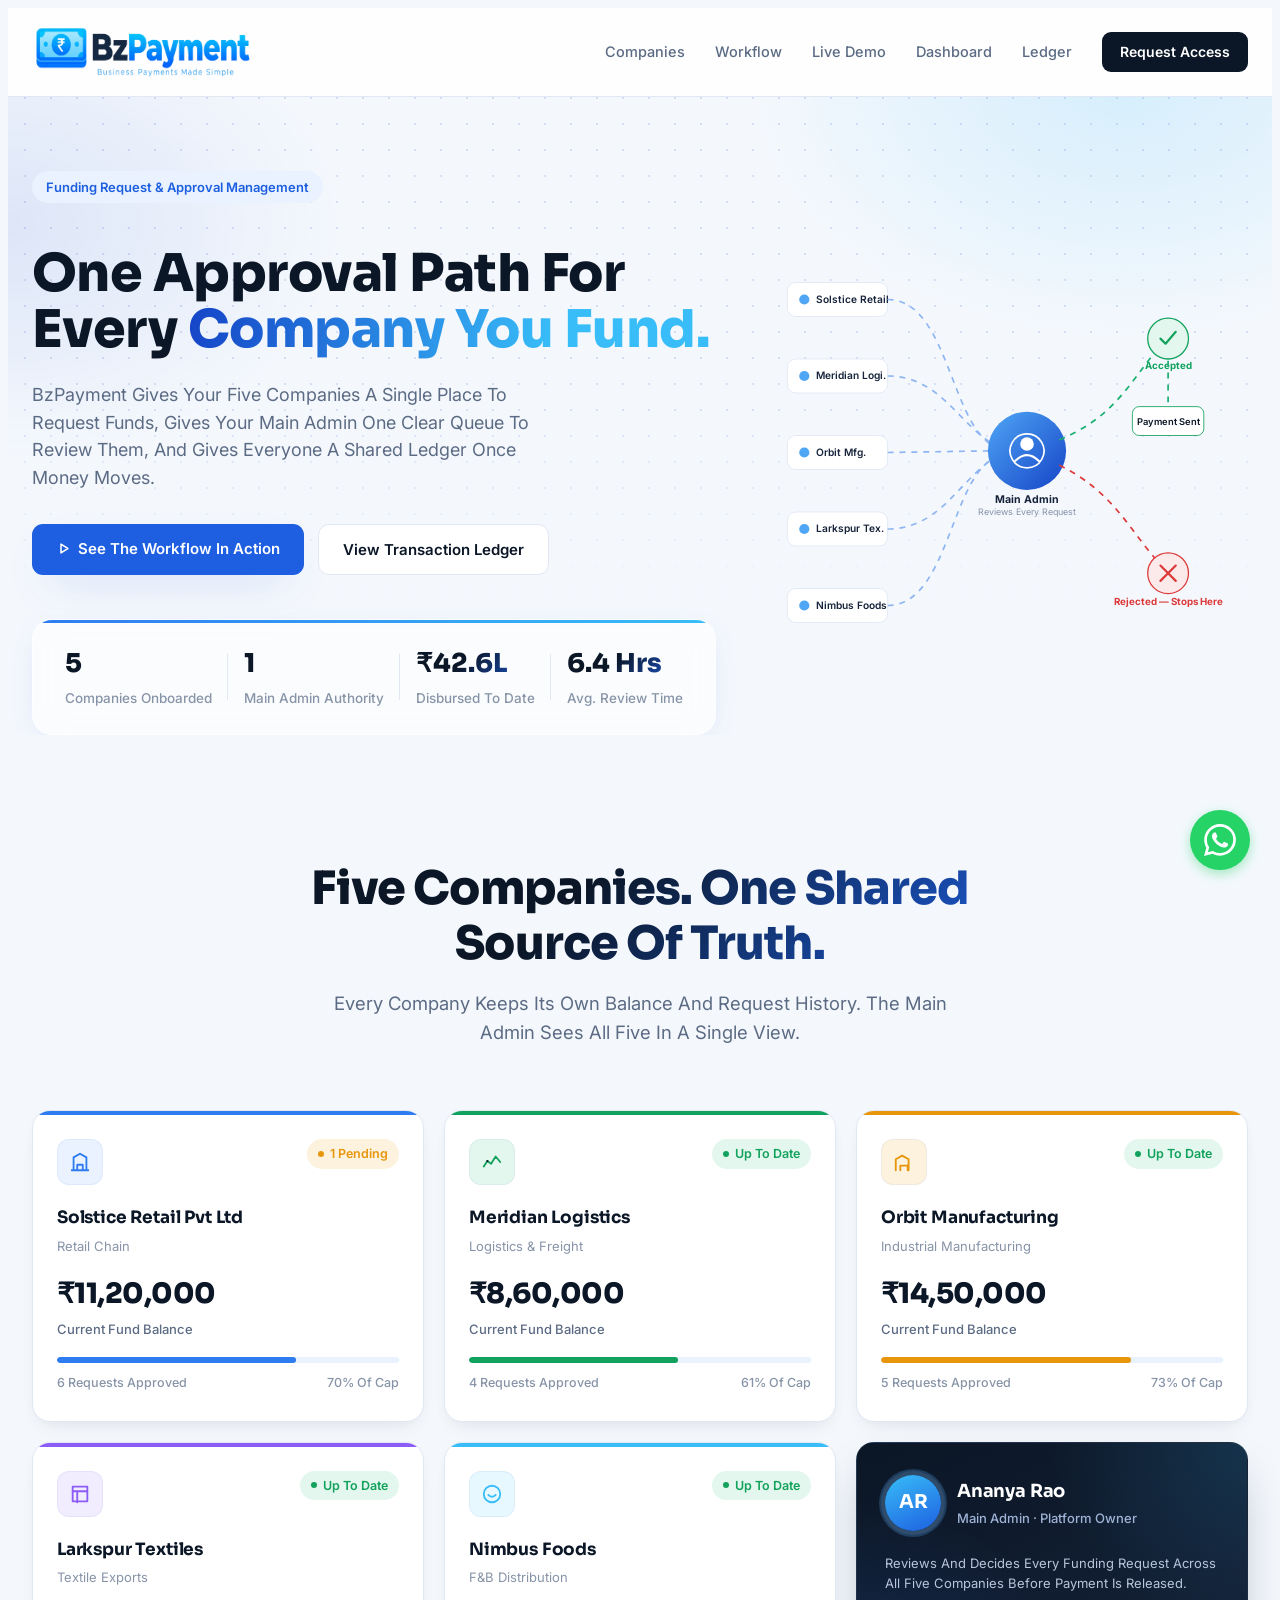
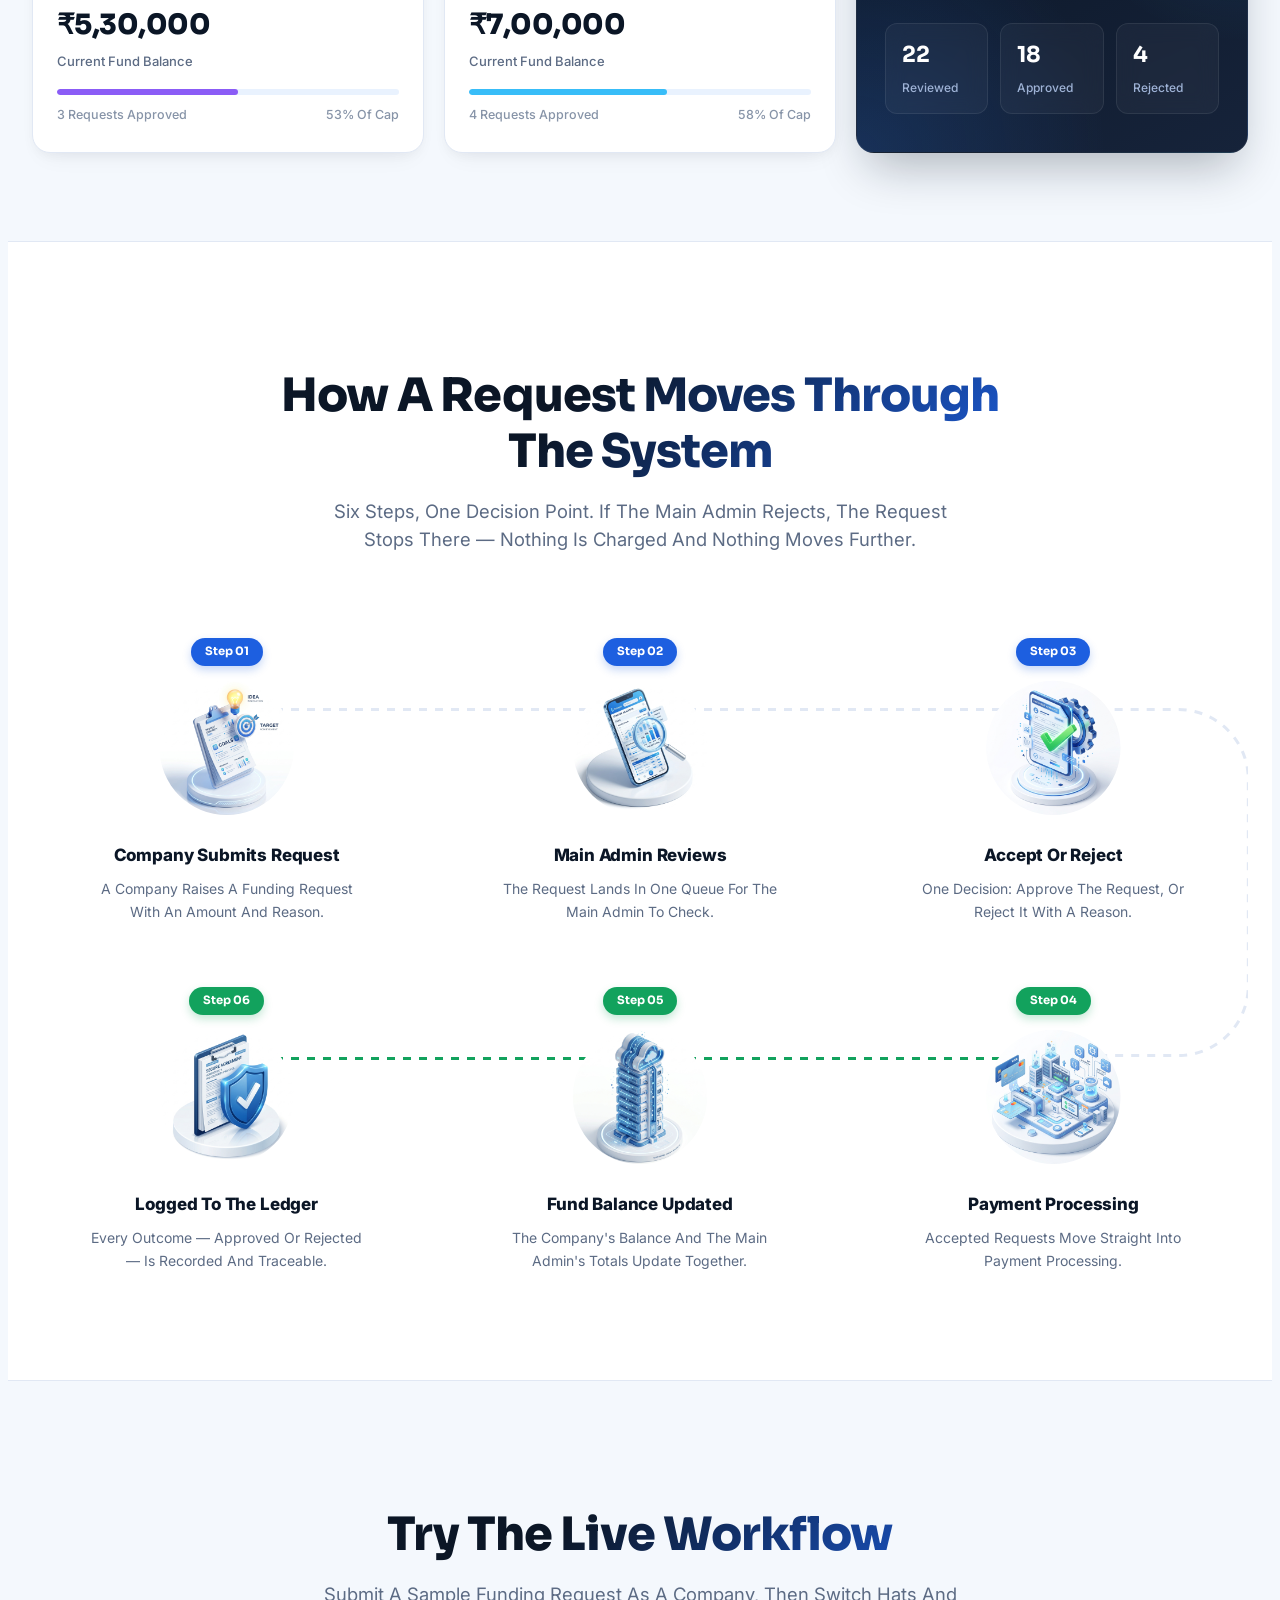
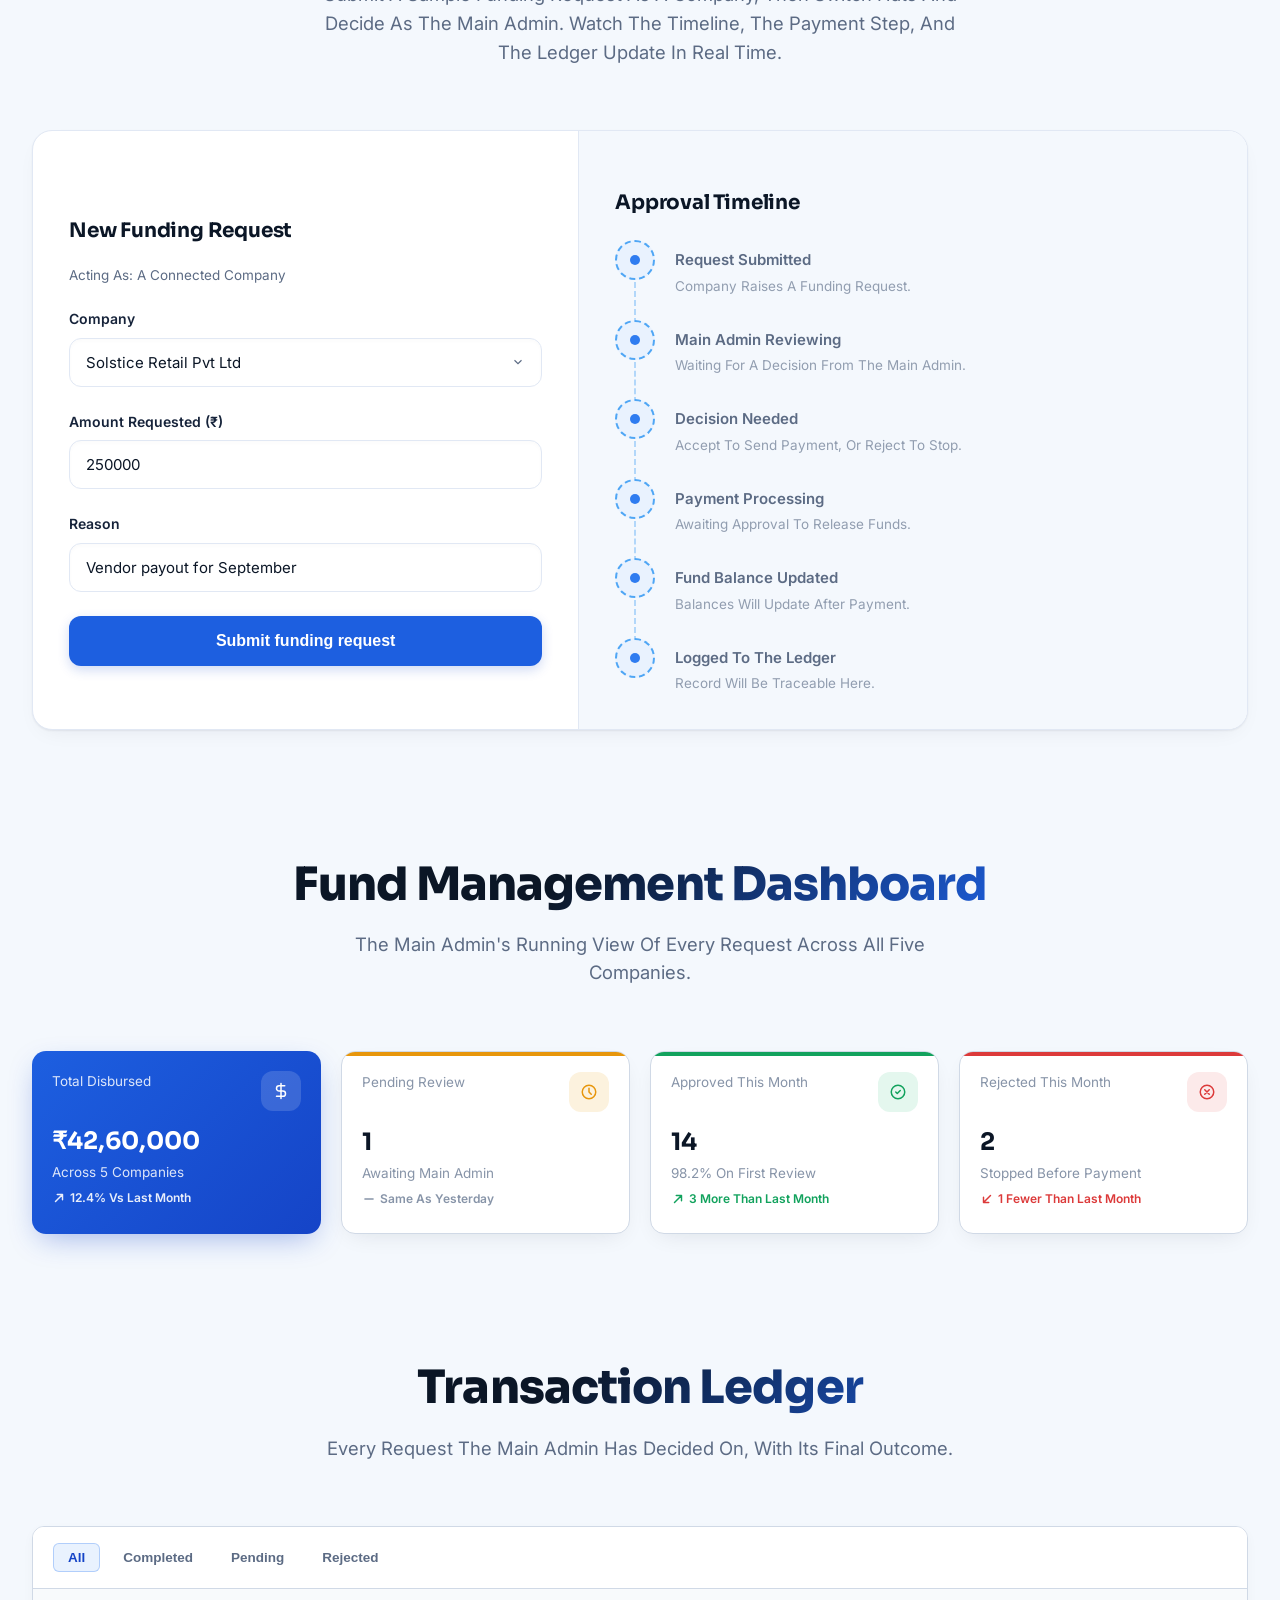
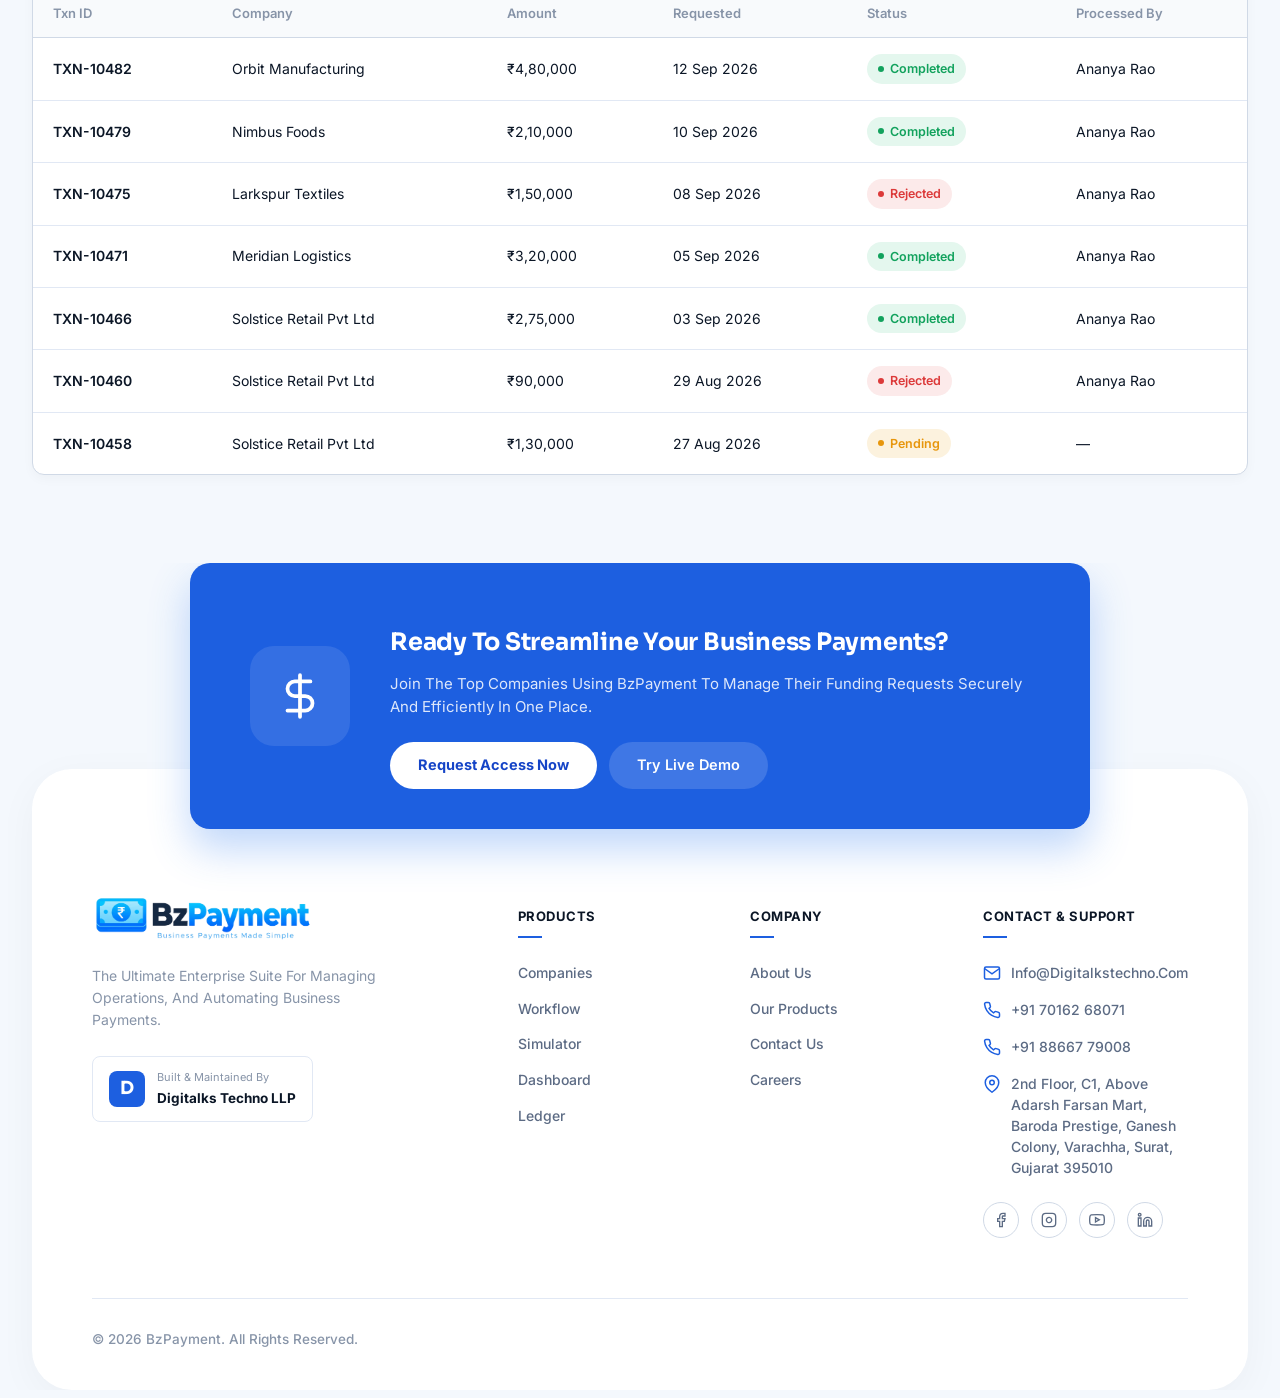
<file: bzpayment/index.html>
<!doctype html>
<html lang="en">
<head>
<meta charset="UTF-8">
<meta name="viewport" content="width=device-width, initial-scale=1.0">
<title>BzPayment — Funding Request &amp; Approval Management</title>
<link rel="icon" href="images/favicon.png" type="image/png">
<link rel="preconnect" href="https://fonts.googleapis.com">
<link rel="preconnect" href="https://fonts.gstatic.com" crossorigin>
<link href="https://fonts.googleapis.com/css2?family=Sora:wght@400;500;600;700;800&family=Inter:wght@400;500;600;700&display=swap" rel="stylesheet">
 <link rel="stylesheet" href="style.css">
<style>

</style>
</head>
<body>

<nav class="navbar-bz">
  <div class="container-xl">
    <div class="brand">
      <img src="images/logo.png" alt="logo" width="220px" height="60px"/>
    </div>
    <button class="nav-toggle" id="navToggle" aria-label="Toggle navigation">
      <svg width="18" height="18" viewBox="0 0 24 24" fill="none" stroke="var(--ink)" stroke-width="2" stroke-linecap="round"><path d="M3 6h18M3 12h18M3 18h18"/></svg>
    </button>
    <div class="nav-links" id="navLinks">
      <a href="#companies">Companies</a>
      <a href="#workflow">Workflow</a>
      <a href="#simulator">Live demo</a>
      <a href="#dashboard">Dashboard</a>
      <a href="#ledger">Ledger</a>
      <a href="#simulator" class="nav-cta">Request access</a>
    </div>
  </div>
</nav>

<section class="hero">
  <div class="container-xl hero-grid">
    <div>
      <span class="eyebrow">Funding request &amp; approval management</span>
      <h1>One approval path for every <span class="hl">company you fund.</span></h1>
      <p class="lede">BzPayment gives your five companies a single place to request funds, gives your Main Admin one clear queue to review them, and gives everyone a shared ledger once money moves.</p>
      <div class="hero-actions">
        <a href="#simulator" class="btn-primary-bz"><svg viewBox="0 0 24 24" width="15" height="15" fill="none" stroke="currentColor" stroke-width="2.4" stroke-linecap="round" stroke-linejoin="round" style="vertical-align:-2px; margin-right:7px;"><path d="M8 5v14l11-7z"/></svg>See the workflow in action</a>
        <a href="#ledger" class="btn-ghost-bz">View transaction ledger</a>
      </div>
      <div class="hero-stats">
        <div class="stat"><b>5</b><span>Companies onboarded</span></div>
        <div class="stat"><b>1</b><span>Main Admin authority</span></div>
        <div class="stat"><b id="statTotalHero">₹42.6L</b><span>Disbursed to date</span></div>
        <div class="stat"><b>6.4 hrs</b><span>Avg. review time</span></div>
      </div>
    </div>
    <div class="hero-illustration">
      <svg viewBox="0 0 560 460" xmlns="http://www.w3.org/2000/svg">
        <defs>
          <linearGradient id="gnode" x1="0" y1="0" x2="1" y2="1">
            <stop offset="0" stop-color="#4FA6F5"/><stop offset="1" stop-color="#1544C7"/>
          </linearGradient>
        </defs>
        <!-- company nodes -->
        <g font-family="Inter, sans-serif">
          <g>
            <rect x="18" y="30" width="118" height="40" rx="10" fill="#FFFFFF" stroke="#E1E8F4"/>
            <circle cx="38" cy="50" r="6" fill="#4FA6F5"/>
            <text x="52" y="54" font-size="12" fill="#16233A" font-weight="600">Solstice Retail</text>
          </g>
          <g>
            <rect x="18" y="120" width="118" height="40" rx="10" fill="#FFFFFF" stroke="#E1E8F4"/>
            <circle cx="38" cy="140" r="6" fill="#4FA6F5"/>
            <text x="52" y="144" font-size="12" fill="#16233A" font-weight="600">Meridian Logi.</text>
          </g>
          <g>
            <rect x="18" y="210" width="118" height="40" rx="10" fill="#FFFFFF" stroke="#E1E8F4"/>
            <circle cx="38" cy="230" r="6" fill="#4FA6F5"/>
            <text x="52" y="234" font-size="12" fill="#16233A" font-weight="600">Orbit Mfg.</text>
          </g>
          <g>
            <rect x="18" y="300" width="118" height="40" rx="10" fill="#FFFFFF" stroke="#E1E8F4"/>
            <circle cx="38" cy="320" r="6" fill="#4FA6F5"/>
            <text x="52" y="324" font-size="12" fill="#16233A" font-weight="600">Larkspur Tex.</text>
          </g>
          <g>
            <rect x="18" y="390" width="118" height="40" rx="10" fill="#FFFFFF" stroke="#E1E8F4"/>
            <circle cx="38" cy="410" r="6" fill="#4FA6F5"/>
            <text x="52" y="414" font-size="12" fill="#16233A" font-weight="600">Nimbus Foods</text>
          </g>
        </g>
        <!-- flow lines to hub -->
        <g fill="none" stroke="#8FB6F2" stroke-width="2" class="flow-line">
          <path d="M136 50 C 210 50, 210 210, 268 225"/>
          <path d="M136 140 C 200 140, 220 200, 268 225"/>
          <path d="M136 230 L 262 228"/>
          <path d="M136 320 C 200 320, 220 260, 268 232"/>
          <path d="M136 410 C 210 410, 210 250, 268 234"/>
        </g>
        <!-- hub: main admin -->
        <g class="node-pulse">
          <circle cx="300" cy="228" r="46" fill="url(#gnode)"/>
          <path d="M300 208 a20 20 0 1 0 0.01 0" fill="none" stroke="#fff" stroke-width="2"/>
          <circle cx="300" cy="220" r="8" fill="#fff"/>
          <path d="M286 240 q14 -14 28 0" fill="none" stroke="#fff" stroke-width="2.4" stroke-linecap="round"/>
        </g>
        <text x="300" y="290" font-size="12.5" text-anchor="middle" fill="#16233A" font-weight="700">Main Admin</text>
        <text x="300" y="304" font-size="10.5" text-anchor="middle" fill="#8794A8">Reviews every request</text>

        <!-- branch accept -->
        <g stroke-width="2" fill="none" class="flow-line" stroke="#1AAE6F">
          <path d="M338 215 C 400 190, 420 150, 452 110"/>
        </g>
        <circle cx="466" cy="96" r="24" fill="#E4F7EE" stroke="#12A25D" stroke-width="1.5"/>
        <path d="M457 96 l6 6 12 -14" fill="none" stroke="#12A25D" stroke-width="2.6" stroke-linecap="round" stroke-linejoin="round"/>
        <text x="466" y="132" font-size="11.5" text-anchor="middle" fill="#12A25D" font-weight="700">Accepted</text>
        <path d="M466 122 L 466 175" stroke="#1AAE6F" stroke-width="2" class="flow-line" fill="none"/>
        <rect x="424" y="176" width="84" height="34" rx="8" fill="#FFFFFF" stroke="#12A25D"/>
        <text x="466" y="198" font-size="11" text-anchor="middle" fill="#0B1626" font-weight="600">Payment sent</text>

        <!-- branch reject -->
        <g stroke-width="2" fill="none" class="flow-line" stroke="#DC3A3A">
          <path d="M338 245 C 400 275, 420 320, 452 356"/>
        </g>
        <circle cx="466" cy="372" r="24" fill="#FCEAEA" stroke="#DC3A3A" stroke-width="1.5"/>
        <path d="M457 363 l18 18 M475 363 l-18 18" stroke="#DC3A3A" stroke-width="2.6" stroke-linecap="round"/>
        <text x="466" y="410" font-size="11.5" text-anchor="middle" fill="#DC3A3A" font-weight="700">Rejected — stops here</text>
      </svg>
    </div>
  </div>
</section>

<section id="companies" class="section-pad">
  <div class="container-xl">
    <div class="section-head">
      <h2>Five companies. One shared source of truth.</h2>
      <p>Every company keeps its own balance and request history. The Main Admin sees all five in a single view.</p>
    </div>
    <div class="company-grid" id="companyGrid"><!-- injected by JS --></div>
  </div>
</section>

<section id="workflow" class="section-pad" style="background:var(--surface); border-top:1px solid var(--border); border-bottom:1px solid var(--border);">
  <div class="container-xl">
    <div class="section-head">
      <h2>How a request moves through the system</h2>
      <p>Six steps, one decision point. If the Main Admin rejects, the request stops there — nothing is charged and nothing moves further.</p>
    </div>
    <div class="workflow-grid">
      <div class="flow-card">
        <div class="flow-icon"><img src="images/step_1_request_1789710922110.jpg" alt="Step 1"></div>
        <h5>Company submits request</h5>
        <p>A company raises a funding request with an amount and reason.</p>
        <span class="flow-arrow"></span>
      </div>
      <div class="flow-card">
        <div class="flow-icon"><img src="images/step_2_review_1789710934853.jpg" alt="Step 2"></div>
        <h5>Main Admin reviews</h5>
        <p>The request lands in one queue for the Main Admin to check.</p>
        <span class="flow-arrow"></span>
      </div>
      <div class="flow-card">
        <div class="flow-icon"><img src="images/step_3_decision_1789710948338.jpg" alt="Step 3"></div>
        <h5>Accept or reject</h5>
        <p>One decision: approve the request, or reject it with a reason.</p>
        <span class="flow-arrow"></span>
      </div>
      <div class="flow-card go">
        <div class="flow-icon"><img src="images/step_4_payment_1789710959610.jpg" alt="Step 4"></div>
        <h5>Payment processing</h5>
        <p>Accepted requests move straight into payment processing.</p>
        <span class="flow-arrow"></span>
      </div>
      <div class="flow-card go">
        <div class="flow-icon"><img src="images/step_5_balance_1789710974452.jpg" alt="Step 5"></div>
        <h5>Fund balance updated</h5>
        <p>The company's balance and the Main Admin's totals update together.</p>
        <span class="flow-arrow"></span>
      </div>
      <div class="flow-card go">
        <div class="flow-icon"><img src="images/step_6_ledger_1789710988261.jpg" alt="Step 6"></div>
        <h5>Logged to the ledger</h5>
        <p>Every outcome — approved or rejected — is recorded and traceable.</p>
      </div>
    </div>
  </div>
</section>

<section id="simulator" class="section-pad">
  <div class="container-xl">
    <div class="section-head">
      <h2>Try the live workflow</h2>
      <p>Submit a sample funding request as a company, then switch hats and decide as the Main Admin. Watch the timeline, the payment step, and the ledger update in real time.</p>
    </div>
    <div class="sim-wrap">
      <div class="sim-form">
        <h3>New funding request</h3>
        <p class="hint">Acting as: a connected company</p>
        <label class="form-label-bz" for="simCompany">Company</label>
        <select class="form-control-bz" id="simCompany">
          <option>Solstice Retail Pvt Ltd</option>
          <option>Meridian Logistics</option>
          <option>Orbit Manufacturing</option>
          <option>Larkspur Textiles</option>
          <option>Nimbus Foods</option>
        </select>
        <label class="form-label-bz" for="simAmount">Amount requested (₹)</label>
        <input class="form-control-bz" id="simAmount" type="number" min="1000" step="500" placeholder="e.g. 250000" value="250000">
        <label class="form-label-bz" for="simReason">Reason</label>
        <input class="form-control-bz" id="simReason" type="text" placeholder="e.g. Vendor payout for September" value="Vendor payout for September">
        <button class="btn-submit-bz" id="simSubmit">Submit funding request</button>
      </div>
      <div class="sim-timeline">
        <h3>Approval timeline</h3>
        <div id="tlContainer">
          <p class="tl-empty">Submit a request on the left to see it move through review, decision, payment and the ledger.</p>
        </div>
      </div>
    </div>
  </div>
</section>

<section id="dashboard" class="" style="background:var(--bg);  ">
  <div class="container-xl">
    <div class="section-head">
      <h2>Fund management dashboard</h2>
      <p>The Main Admin's running view of every request across all five companies.</p>
    </div>
    <div class="stat-grid" id="statGrid">
      <div class="stat-card">
        <div class="stat-top"><span class="lbl">Total disbursed</span><span class="stat-icon" style="background:var(--blue-100);"><svg viewBox="0 0 24 24" fill="none" stroke="var(--blue-600)" stroke-width="2" stroke-linecap="round" stroke-linejoin="round"><path d="M12 2v20M17 5H9.5a3.5 3.5 0 000 7h5a3.5 3.5 0 010 7H6"/></svg></span></div>
        <div class="num" id="statDisbursed">₹42,60,000</div>
        <div class="lbl">Across 5 companies</div>
        <div class="stat-trend up"><svg viewBox="0 0 24 24" fill="none" stroke="currentColor" stroke-width="2.5" stroke-linecap="round" stroke-linejoin="round"><path d="M6 18L18 6M9 6h9v9"/></svg>12.4% vs last month</div>
      </div>
      <div class="stat-card">
        <div class="stat-top"><span class="lbl">Pending review</span><span class="stat-icon" style="background:var(--amber-soft);"><svg viewBox="0 0 24 24" fill="none" stroke="var(--amber)" stroke-width="2" stroke-linecap="round" stroke-linejoin="round"><circle cx="12" cy="12" r="9"/><path d="M12 7v5l3 3"/></svg></span></div>
        <div class="num" id="statPending">1</div>
        <div class="lbl">Awaiting Main Admin</div>
        <div class="stat-trend flat"><svg viewBox="0 0 24 24" fill="none" stroke="currentColor" stroke-width="2.5" stroke-linecap="round"><path d="M5 12h14"/></svg>Same as yesterday</div>
      </div>
      <div class="stat-card">
        <div class="stat-top"><span class="lbl">Approved this month</span><span class="stat-icon" style="background:var(--green-soft);"><svg viewBox="0 0 24 24" fill="none" stroke="var(--green)" stroke-width="2" stroke-linecap="round" stroke-linejoin="round"><path d="M9 12l2 2 4-4"/><circle cx="12" cy="12" r="9"/></svg></span></div>
        <div class="num" id="statApproved">14</div>
        <div class="lbl">98.2% on first review</div>
        <div class="stat-trend up"><svg viewBox="0 0 24 24" fill="none" stroke="currentColor" stroke-width="2.5" stroke-linecap="round" stroke-linejoin="round"><path d="M6 18L18 6M9 6h9v9"/></svg>3 more than last month</div>
      </div>
      <div class="stat-card">
        <div class="stat-top"><span class="lbl">Rejected this month</span><span class="stat-icon" style="background:var(--red-soft);"><svg viewBox="0 0 24 24" fill="none" stroke="var(--red)" stroke-width="2" stroke-linecap="round" stroke-linejoin="round"><circle cx="12" cy="12" r="9"/><path d="M9 9l6 6M15 9l-6 6"/></svg></span></div>
        <div class="num" id="statRejected">2</div>
        <div class="lbl">Stopped before payment</div>
        <div class="stat-trend down"><svg viewBox="0 0 24 24" fill="none" stroke="currentColor" stroke-width="2.5" stroke-linecap="round" stroke-linejoin="round"><path d="M18 6L6 18M15 18H6V9"/></svg>1 fewer than last month</div>
      </div>
    </div>
  </div>
</section>

<section id="ledger" class="section-pad">
  <div class="container-xl">
    <div class="section-head">
      <h2>Transaction ledger</h2>
      <p>Every request the Main Admin has decided on, with its final outcome.</p>
    </div>
    <div class="table-wrap">
      <div class="table-filters" id="tableFilters">
        <button class="filter-chip active" data-filter="all">All</button>
        <button class="filter-chip" data-filter="Completed">Completed</button>
        <button class="filter-chip" data-filter="Pending">Pending</button>
        <button class="filter-chip" data-filter="Rejected">Rejected</button>
      </div>
      <div class="table-scroll">
        <table class="bz-table">
          <thead>
            <tr>
              <th>Txn ID</th><th>Company</th><th>Amount</th><th>Requested</th><th>Status</th><th>Processed by</th>
            </tr>
          </thead>
          <tbody id="txnBody"><!-- injected by JS --></tbody>
        </table>
      </div>
    </div>
  </div>
</section>

<footer class="bz-footer-new">
  <div class="container-xl">
    
    <!-- CTA floating box -->
    <div class="cta-box">
      <div class="cta-icon">
        <svg viewBox="0 0 24 24" fill="none" stroke="currentColor" stroke-width="1.8" stroke-linecap="round" stroke-linejoin="round"><path d="M12 2v20M17 5H9.5a3.5 3.5 0 000 7h5a3.5 3.5 0 010 7H6"/></svg>
      </div>
      <div class="cta-content">
        <h3>Ready to streamline your business payments?</h3>
        <p class="cta-desc">Join the top companies using BzPayment to manage their funding requests securely and efficiently in one place.</p>
        <div class="cta-actions">
          <a href="#" class="btn-cta-primary">Request Access Now</a>
          <a href="#simulator" class="btn-cta-secondary">Try Live Demo</a>
        </div>
      </div>
    </div>

    <div class="footer-card">
      <div class="footer-grid">
        <!-- Col 1: Brand & Desc -->
        <div class="footer-brand-col">
          <div class="brand" style="margin-bottom:16px;">
            <img src="images/logo.png" alt="logo" width="220px" height="60px" style="object-fit:contain;" />
          </div>
          <p class="footer-desc">The ultimate enterprise suite for managing operations, and automating business payments.</p>
          
          <div class="built-card">
            <div class="built-icon">D</div>
            <div class="built-text">
              <span>Built & maintained by</span>
              <strong>Digitalks Techno LLP</strong>
            </div>
          </div>
        </div>

        <!-- Col 2: Products -->
        <div class="footer-links-col">
          <h4>PRODUCTS</h4>
          <a href="#companies">Companies</a>
          <a href="#workflow">Workflow</a>
          <a href="#simulator">Simulator</a>
          <a href="#dashboard">Dashboard</a>
          <a href="#ledger">Ledger</a>
        </div>

        <!-- Col 3: Company -->
        <div class="footer-links-col">
          <h4>COMPANY</h4>
          <a href="https://digitalkstechno.com/about-us">About Us</a>
          <a href="https://digitalkstechno.com/ourproducts">Our Products</a>
          <a href="https://digitalkstechno.com/contact-us">Contact Us</a>
          <a href="https://digitalkstechno.com/career">Careers</a>
        </div>

        <!-- Col 4: Contact -->
        <div class="footer-contact-col">
          <h4>CONTACT & SUPPORT</h4>
          <ul>
            <li>
              <svg viewBox="0 0 24 24" fill="none" stroke="currentColor" stroke-width="2"><path d="M4 4h16c1.1 0 2 .9 2 2v12c0 1.1-.9 2-2 2H4c-1.1 0-2-.9-2-2V6c0-1.1.9-2 2-2z"/><polyline points="22,6 12,13 2,6"/></svg>
              <span><a href="mailto:info@digitalkstechno.com" style="color: inherit; text-decoration: none;">info@digitalkstechno.com</a></span>
            </li>
            <li>
              <svg viewBox="0 0 24 24" fill="none" stroke="currentColor" stroke-width="2"><path d="M22 16.92v3a2 2 0 01-2.18 2 19.79 19.79 0 01-8.63-3.07 19.5 19.5 0 01-6-6 19.79 19.79 0 01-3.07-8.67A2 2 0 014.11 2h3a2 2 0 012 1.72 12.84 12.84 0 00.7 2.81 2 2 0 01-.45 2.11L8.09 9.91a16 16 0 006 6l1.27-1.27a2 2 0 012.11-.45 12.84 12.84 0 002.81.7A2 2 0 0122 16.92z"/></svg>
              <span><a href="tel:+917016268071" style="color: inherit; text-decoration: none;">+91 70162 68071</a></span>
            </li>
            <li>
              <svg viewBox="0 0 24 24" fill="none" stroke="currentColor" stroke-width="2"><path d="M22 16.92v3a2 2 0 01-2.18 2 19.79 19.79 0 01-8.63-3.07 19.5 19.5 0 01-6-6 19.79 19.79 0 01-3.07-8.67A2 2 0 014.11 2h3a2 2 0 012 1.72 12.84 12.84 0 00.7 2.81 2 2 0 01-.45 2.11L8.09 9.91a16 16 0 006 6l1.27-1.27a2 2 0 012.11-.45 12.84 12.84 0 002.81.7A2 2 0 0122 16.92z"/></svg>
              <span><a href="tel:+918866779008" style="color: inherit; text-decoration: none;">+91 88667 79008</a></span>
            </li>
            <li class="address-li">
              <svg viewBox="0 0 24 24" fill="none" stroke="currentColor" stroke-width="2"><path d="M21 10c0 7-9 13-9 13s-9-6-9-13a9 9 0 0118 0z"/><circle cx="12" cy="10" r="3"/></svg>
              <span><a href="https://maps.google.com/?q=2nd+floor,+C1,+above+Adarsh+Farsan+Mart,+Baroda+Prestige,+Ganesh+Colony,+Varachha,+Surat,+Gujarat+395010" target="_blank" style="color: inherit; text-decoration: none;">2nd floor, C1, above Adarsh Farsan Mart, Baroda Prestige, Ganesh Colony, Varachha, Surat, Gujarat 395010</a></span>
            </li>
          </ul>
          
          <div class="social-icons" style="margin-top: 24px;">
            <a href="https://www.facebook.com/DigiTalksTechnoLLP"><svg viewBox="0 0 24 24" fill="none" stroke="currentColor" stroke-width="2"><path d="M18 2h-3a5 5 0 00-5 5v3H7v4h3v8h4v-8h3l1-4h-4V7a1 1 0 011-1h3z"/></svg></a>
            <a href="https://www.instagram.com/digitalks_techno_llp"><svg viewBox="0 0 24 24" fill="none" stroke="currentColor" stroke-width="2"><rect x="2" y="2" width="20" height="20" rx="5" ry="5"/><path d="M16 11.37A4 4 0 1112.63 8 4 4 0 0116 11.37z"/><line x1="17.5" y1="6.5" x2="17.51" y2="6.5"/></svg></a>
            <a href="https://www.youtube.com/@DigiTalks_Techno_LLP"><svg viewBox="0 0 24 24" fill="none" stroke="currentColor" stroke-width="2"><path d="M22.54 6.42a2.78 2.78 0 00-1.94-2C18.88 4 12 4 12 4s-6.88 0-8.6.46a2.78 2.78 0 00-1.94 2A29 29 0 001 11.75a29 29 0 00.46 5.33 2.78 2.78 0 001.94 2c1.72.46 8.6.46 8.6.46s6.88 0 8.6-.46a2.78 2.78 0 001.94-2 29 29 0 00.46-5.33 29 29 0 00-.46-5.33z"/><polygon points="9.75 15.02 15.5 11.75 9.75 8.48 9.75 15.02"/></svg></a>
            <a href="https://www.linkedin.com/company/105383945"><svg viewBox="0 0 24 24" fill="none" stroke="currentColor" stroke-width="2"><path d="M16 8a6 6 0 016 6v7h-4v-7a2 2 0 00-2-2 2 2 0 00-2 2v7h-4v-7a6 6 0 016-6zM2 9h4v12H2z"/><circle cx="4" cy="4" r="2"/></svg></a>
          </div>
        </div>
      </div>

      <div class="footer-bottom">
        <div class="fb-left">© 2026 BzPayment. All rights reserved.</div>
        
      </div>
    </div>
  </div>
</footer>

<script>
/* ---------------- data ---------------- */
const companies = [
  { name:"Solstice Retail Pvt Ltd", industry:"Retail chain", balance:1120000, cap:1600000, pending:1, approved:6 },
  { name:"Meridian Logistics", industry:"Logistics & freight", balance:860000, cap:1400000, pending:0, approved:4 },
  { name:"Orbit Manufacturing", industry:"Industrial manufacturing", balance:1450000, cap:2000000, pending:0, approved:5 },
  { name:"Larkspur Textiles", industry:"Textile exports", balance:530000, cap:1000000, pending:0, approved:3 },
  { name:"Nimbus Foods", industry:"F&B distribution", balance:700000, cap:1200000, pending:0, approved:4 },
];

const coAccent   = ["#2F7CF0","#12A25D","#E7960C","#8B5CF6","#38BDF8"];
const coIconBg   = ["#E9F2FE","#E4F7EE","#FCF2DE","#F1ECFE","#E7F8FE"];
const coIconColor = coAccent;
const coIcons = [
  '<path d="M3 21h18M5 21V7l7-4 7 4v14M9 21v-6h6v6"/>',
  '<path d="M3 17l4-6 4 3 5-8 5 6"/><circle cx="7" cy="11" r="1.2" fill="currentColor" stroke="none"/>',
  '<path d="M3 21V9l7-4 7 4v12M8 21v-5h8v5"/>',
  '<path d="M4 4h16v16H4z"/><path d="M4 9h16M9 21V9"/>',
  '<circle cx="12" cy="12" r="9"/><path d="M8 13c1.2 1.4 2.6 2 4 2s2.8-.6 4-2"/>'
];

function fmtINR(n){
  return '₹' + Math.round(n).toLocaleString('en-IN');
}

let txns = [
  { id:'TXN-10482', company:'Orbit Manufacturing', amount:480000, date:'12 Sep 2026', status:'Completed', by:'Ananya Rao' },
  { id:'TXN-10479', company:'Nimbus Foods', amount:210000, date:'10 Sep 2026', status:'Completed', by:'Ananya Rao' },
  { id:'TXN-10475', company:'Larkspur Textiles', amount:150000, date:'08 Sep 2026', status:'Rejected', by:'Ananya Rao' },
  { id:'TXN-10471', company:'Meridian Logistics', amount:320000, date:'05 Sep 2026', status:'Completed', by:'Ananya Rao' },
  { id:'TXN-10466', company:'Solstice Retail Pvt Ltd', amount:275000, date:'03 Sep 2026', status:'Completed', by:'Ananya Rao' },
  { id:'TXN-10460', company:'Solstice Retail Pvt Ltd', amount:90000, date:'29 Aug 2026', status:'Rejected', by:'Ananya Rao' },
  { id:'TXN-10458', company:'Solstice Retail Pvt Ltd', amount:130000, date:'27 Aug 2026', status:'Pending', by:'—' },
];
let txnCounter = 10483;
let stats = { disbursed: 4260000, pending: 1, approved: 14, rejected: 2 };

/* ---------------- render companies ---------------- */
function renderCompanies(){
  const grid = document.getElementById('companyGrid');
  grid.innerHTML = '';
  companies.forEach((c, i) => {
    const pct = Math.min(100, Math.round((c.balance / c.cap) * 100));
    const accent = coAccent[i % coAccent.length];
    const card = document.createElement('div');
    card.className = 'card-bz company-card';
    card.style.setProperty('--accent', accent);
    card.innerHTML = `
      <div class="co-top">
        <div class="co-icon" style="background:${coIconBg[i % coIconBg.length]};">
          <svg viewBox="0 0 24 24" fill="none" stroke="${accent}" stroke-width="2" stroke-linecap="round" stroke-linejoin="round">${coIcons[i % coIcons.length]}</svg>
        </div>
        <span class="badge-bz ${c.pending ? 'badge-pending' : 'badge-completed'}"><span class="badge-dot"></span>${c.pending ? c.pending + ' pending' : 'Up to date'}</span>
      </div>
      <h4>${c.name}</h4>
      <div class="co-industry">${c.industry}</div>
      <div class="co-balance" data-balance-for="${c.name}">${fmtINR(c.balance)}</div>
      <div class="co-balance-label">Current fund balance</div>
      <div class="co-bar"><div style="width:${pct}%; background:${accent};"></div></div>
      <div class="co-meta"><span>${c.approved} requests approved</span><span>${pct}% of cap</span></div>
    `;
    grid.appendChild(card);
  });

  const admin = document.createElement('div');
  admin.className = 'admin-card';
  admin.innerHTML = `
    <div class="admin-top">
      <div class="admin-avatar">AR</div>
      <div>
        <h4>Ananya Rao</h4>
        <div class="role">Main Admin · Platform owner</div>
      </div>
    </div>
    <p style="font-size:13px; color:#B9C5DC; margin:0;">Reviews and decides every funding request across all five companies before payment is released.</p>
    <div class="admin-stats">
      <div><b id="adminReviewed">22</b><span>Reviewed</span></div>
      <div><b id="adminApproved">18</b><span>Approved</span></div>
      <div><b id="adminRejected">4</b><span>Rejected</span></div>
    </div>
  `;
  grid.appendChild(admin);
}

/* ---------------- dashboard stats ---------------- */
function renderStats(){
  document.getElementById('statDisbursed').textContent = fmtINR(stats.disbursed);
  document.getElementById('statPending').textContent = stats.pending;
  document.getElementById('statApproved').textContent = stats.approved;
  document.getElementById('statRejected').textContent = stats.rejected;
  const heroTotal = document.getElementById('statTotalHero');
  if (heroTotal) heroTotal.textContent = '₹' + (stats.disbursed/100000).toFixed(1) + 'L';
}

/* ---------------- transaction table ---------------- */
function statusBadge(status){
  const map = { Completed:'badge-completed', Rejected:'badge-rejected', Pending:'badge-pending' };
  return `<span class="badge-bz ${map[status]}"><span class="badge-dot"></span>${status}</span>`;
}
let currentFilter = 'all';
function renderTxns(highlightId){
  const body = document.getElementById('txnBody');
  body.innerHTML = '';
  const rows = txns.filter(t => currentFilter === 'all' || t.status === currentFilter);
  rows.forEach(t => {
    const tr = document.createElement('tr');
    if (t.id === highlightId) tr.className = 'txn-row-new';
    tr.innerHTML = `
      <td class="txn-id">${t.id}</td>
      <td>${t.company}</td>
      <td>${fmtINR(t.amount)}</td>
      <td>${t.date}</td>
      <td>${statusBadge(t.status)}</td>
      <td>${t.by}</td>
    `;
    body.appendChild(tr);
  });
  if (rows.length === 0){
    body.innerHTML = '<tr><td colspan="6" style="text-align:center; color:var(--muted-2); padding:32px;">No transactions in this view.</td></tr>';
  }
}
document.getElementById('tableFilters').addEventListener('click', (e) => {
  const btn = e.target.closest('.filter-chip');
  if (!btn) return;
  document.querySelectorAll('.filter-chip').forEach(b => b.classList.remove('active'));
  btn.classList.add('active');
  currentFilter = btn.dataset.filter;
  renderTxns();
});

/* ---------------- simulator ---------------- */
const tlContainer = document.getElementById('tlContainer');
const simSubmit = document.getElementById('simSubmit');

function iconCheck(){ return '<svg viewBox="0 0 24 24" fill="none" stroke="#fff" stroke-width="2.4" stroke-linecap="round" stroke-linejoin="round"><path d="M20 6L9 17l-5-5"/></svg>'; }
function iconClock(){ return '<svg viewBox="0 0 24 24" fill="none" stroke="#fff" stroke-width="2.2" stroke-linecap="round" stroke-linejoin="round"><circle cx="12" cy="12" r="9"/><path d="M12 7v5l3 3"/></svg>'; }
function iconX(){ return '<svg viewBox="0 0 24 24" fill="none" stroke="#fff" stroke-width="2.4" stroke-linecap="round" stroke-linejoin="round"><path d="M18 6L6 18M6 6l12 12"/></svg>'; }
function iconBolt(){ return '<svg viewBox="0 0 24 24" fill="none" stroke="#fff" stroke-width="2.2" stroke-linecap="round" stroke-linejoin="round"><path d="M13 2L4 14h6l-1 8 9-12h-6l1-8z"/></svg>'; }

function buildTimeline(state){
  // state: initial, submitted, review, decision, processing, done, rejected
  let html = '';

  if (!state || state.stage === 'initial') {
    html += tlRow('pending', '', 'Request submitted', 'Company raises a funding request.');
    html += tlRow('pending', '', 'Main Admin reviewing', 'Waiting for a decision from the Main Admin.');
    html += tlRow('pending', '', 'Decision needed', 'Accept to send payment, or reject to stop.');
    html += tlRow('pending', '', 'Payment processing', 'Awaiting approval to release funds.');
    html += tlRow('pending', '', 'Fund balance updated', 'Balances will update after payment.');
    html += tlRow('pending', '', 'Logged to the ledger', 'Record will be traceable here.');
  } else {
    // Step 1: Submit (Always done)
    html += tlRow('done', iconCheck(), 'Request submitted', state.company + ' requested ' + fmtINR(state.amount) + '.');

    if (state.stage === 'review'){
    // Step 2 & 3: Review & Decision
    html += tlRow('active', iconClock(), 'Main Admin reviewing', 'Waiting for a decision from the Main Admin.');
    html += tlDecision();
    // Future steps
    html += tlRow('pending', '', 'Payment processing', 'Awaiting approval to release funds.');
    html += tlRow('pending', '', 'Fund balance updated', 'Balances will update after payment.');
    html += tlRow('pending', '', 'Logged to the ledger', 'Record will be traceable here.');
  } else if (state.stage === 'processing'){
    html += tlRow('done', iconCheck(), 'Main Admin reviewed', 'Request was checked.');
    html += tlRow('done', iconCheck(), 'Decision: Approved', 'Main Admin accepted the request.');
    html += tlProcessing();
    html += tlRow('pending', '', 'Fund balance updated', 'Awaiting payment completion.');
    html += tlRow('pending', '', 'Logged to the ledger', 'Record will be traceable here.');
  } else if (state.stage === 'done'){
    html += tlRow('done', iconCheck(), 'Main Admin reviewed', 'Request was checked.');
    html += tlRow('done', iconCheck(), 'Decision: Approved', 'Main Admin accepted the request.');
    html += tlRow('done', iconBolt(), 'Payment processed', 'Funds transferred to ' + state.company + '.');
    html += tlRow('done', iconCheck(), 'Fund balance updated', 'Both company and admin totals updated.');
    html += tlRow('done', iconCheck(), 'Logged to the ledger', 'Outcome is recorded and traceable.');
  } else if (state.stage === 'rejected'){
    html += tlRow('done', iconCheck(), 'Main Admin reviewed', 'Request was checked.');
    html += tlRow('rejected', iconX(), 'Decision: Rejected', state.reason ? ('Reason: ' + state.reason) : 'No reason given.');
    html += tlRow('rejected', iconX(), 'Process stopped', 'Payment cancelled.');
    html += tlRow('rejected', iconX(), 'No balance changes', 'Totals remain the same.');
    html += tlRow('done', iconCheck(), 'Logged to the ledger', 'The rejection is securely recorded.');
  }
  }
  
  tlContainer.innerHTML = html;

  if (state && state.stage === 'review'){
    document.getElementById('tlApprove').addEventListener('click', () => decide('approve'));
    document.getElementById('tlReject').addEventListener('click', () => decide('reject'));
  }
  if (state && state.stage === 'processing'){
    requestAnimationFrame(() => {
      const bar = document.getElementById('tlProgressBar');
      if (bar) bar.style.width = '100%';
    });
  }
}

function tlRow(cls, icon, title, desc){
  return `<div class="tl-item ${cls}">
    <div class="tl-dot">${icon}</div>
    <div class="tl-body"><h6>${title}</h6><p>${desc}</p></div>
  </div>`;
}
function tlDecision(){
  return `<div class="tl-item">
    <div class="tl-dot"></div>
    <div class="tl-body">
      <h6>Decision needed</h6>
      <p>Acting as: Main Admin — accept to send payment, or reject to stop here.</p>
      <div class="tl-actions">
        <button class="btn-accept" id="tlApprove">Accept &amp; pay</button>
        <button class="btn-reject" id="tlReject">Reject</button>
      </div>
    </div>
  </div>`;
}
function tlProcessing(){
  return `<div class="tl-item active">
    <div class="tl-dot">${iconBolt()}</div>
    <div class="tl-body">
      <h6>Processing payment</h6>
      <p>Sending funds and updating balances…</p>
      <div class="progress-bz"><div id="tlProgressBar"></div></div>
    </div>
  </div>`;
}

let simState = null;

simSubmit.addEventListener('click', () => {
  const company = document.getElementById('simCompany').value;
  const amountStr = document.getElementById('simAmount').value || '0';
  const amount = Math.max(1000, parseInt(amountStr, 10));
  const reasonInput = document.getElementById('simReason').value;
  
  // Send data to WhatsApp
  const message = `*New Funding Request*%0A%0A*Company:* ${company}%0A*Amount:* ₹${amountStr}%0A*Reason:* ${reasonInput}`;
  const waUrl = `https://wa.me/917016268071?text=${message}`;
  window.open(waUrl, '_blank');

  simState = { company, amount, stage:'review', reason:reasonInput };
  simSubmit.disabled = true;
  simSubmit.textContent = 'Request in review…';
  stats.pending += 1;
  renderStats();
  buildTimeline(simState);
});

function decide(action){
  if (!simState) return;
  if (action === 'approve'){
    simState.stage = 'processing';
    buildTimeline(simState);
    setTimeout(() => {
      simState.stage = 'done';
      buildTimeline(simState);
      finalizeTxn('Completed');
    }, 1500);
  } else {
    simState.stage = 'rejected';
    buildTimeline(simState);
    finalizeTxn('Rejected');
  }
}

function finalizeTxn(status){
  const id = 'TXN-' + (txnCounter++);
  const today = 'Just now';
  txns.unshift({ id, company: simState.company, amount: simState.amount, date: today, status, by: status === 'Completed' ? 'Ananya Rao' : 'Ananya Rao' });

  stats.pending = Math.max(0, stats.pending - 1);
  if (status === 'Completed'){
    stats.disbursed += simState.amount;
    stats.approved += 1;
    const co = companies.find(c => c.name === simState.company);
    if (co) co.balance += simState.amount;
    renderCompanies();
  } else {
    stats.rejected += 1;
  }
  renderStats();
  renderTxns(id);

  simSubmit.disabled = false;
  simSubmit.textContent = 'Submit funding request';
}

/* ---------------- nav toggle ---------------- */
document.getElementById('navToggle').addEventListener('click', () => {
  document.getElementById('navLinks').classList.toggle('open');
});
document.querySelectorAll('.nav-links a').forEach(a => a.addEventListener('click', () => {
  document.getElementById('navLinks').classList.remove('open');
}));

/* ---------------- init ---------------- */
renderCompanies();
renderStats();
renderTxns();
buildTimeline({ stage: 'initial' });
</script>

<!-- WhatsApp Sticky Icon -->
<a href="https://wa.me/917016268071" class="whatsapp-float" target="_blank" aria-label="Chat on WhatsApp">
  <svg viewBox="0 0 24 24" fill="currentColor">
    <path d="M17.472 14.382c-.297-.149-1.758-.867-2.03-.967-.273-.099-.471-.148-.67.15-.197.297-.767.966-.94 1.164-.173.199-.347.223-.644.075-.297-.15-1.255-.463-2.39-1.475-.883-.788-1.48-1.761-1.653-2.059-.173-.297-.018-.458.13-.606.134-.133.298-.347.446-.52.149-.174.198-.298.298-.497.099-.198.05-.371-.025-.52-.075-.149-.669-1.612-.916-2.207-.242-.579-.487-.5-.669-.51-.173-.008-.371-.01-.57-.01-.198 0-.52.074-.792.372-.272.297-1.04 1.016-1.04 2.479 0 1.462 1.065 2.875 1.213 3.074.149.198 2.096 3.2 5.077 4.487.709.306 1.262.489 1.694.625.712.227 1.36.195 1.871.118.571-.085 1.758-.719 2.006-1.413.248-.694.248-1.289.173-1.413-.074-.124-.272-.198-.57-.347m-5.421 7.403h-.004a9.87 9.87 0 01-5.031-1.378l-.361-.214-3.741.982.998-3.648-.235-.374a9.86 9.86 0 01-1.51-5.26c.001-5.45 4.436-9.884 9.888-9.884 2.64 0 5.122 1.03 6.988 2.898a9.825 9.825 0 012.893 6.994c-.003 5.45-4.437 9.884-9.885 9.884m8.413-18.297A11.815 11.815 0 0012.05 0C5.495 0 .16 5.335.157 11.892c0 2.096.547 4.142 1.588 5.945L.057 24l6.305-1.654a11.882 11.882 0 005.683 1.448h.005c6.554 0 11.89-5.335 11.893-11.893a11.821 11.821 0 00-3.48-8.413z"/>
  </svg>
</a>
</body>
</html>
</file>
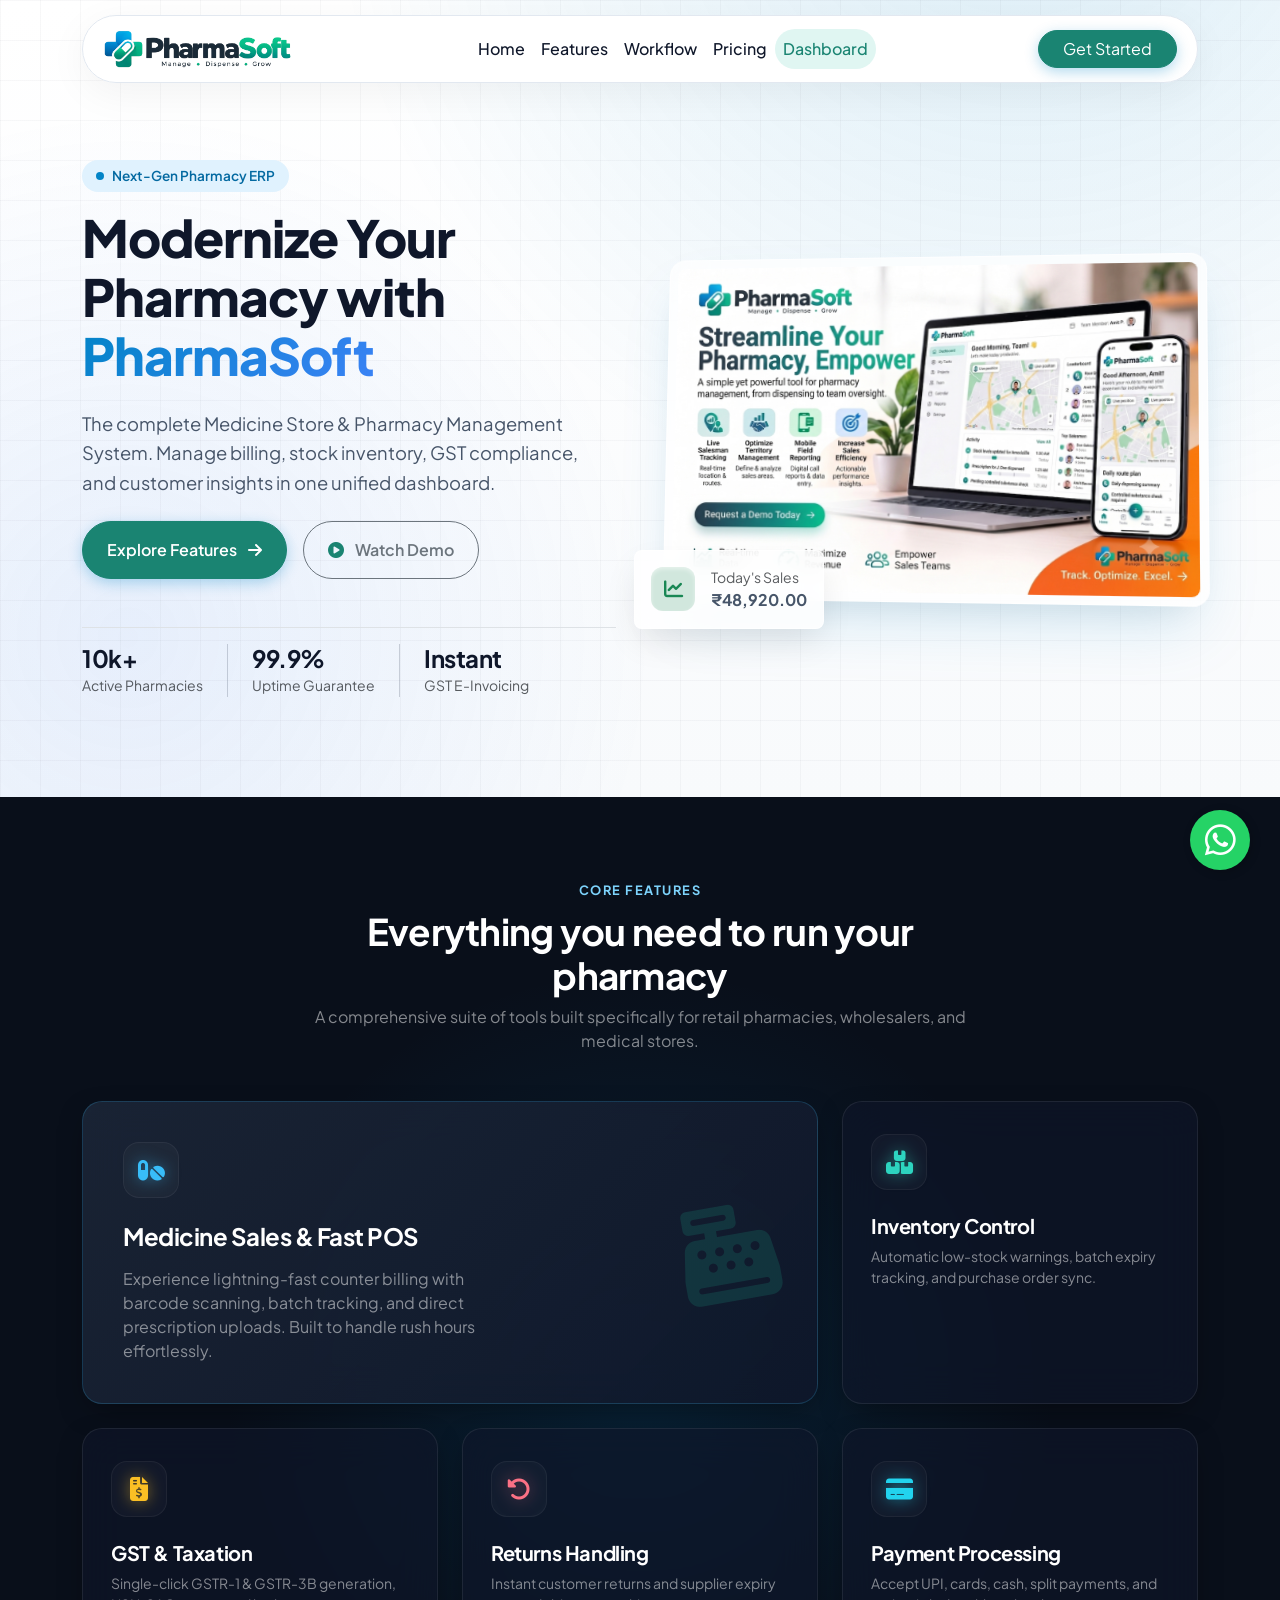
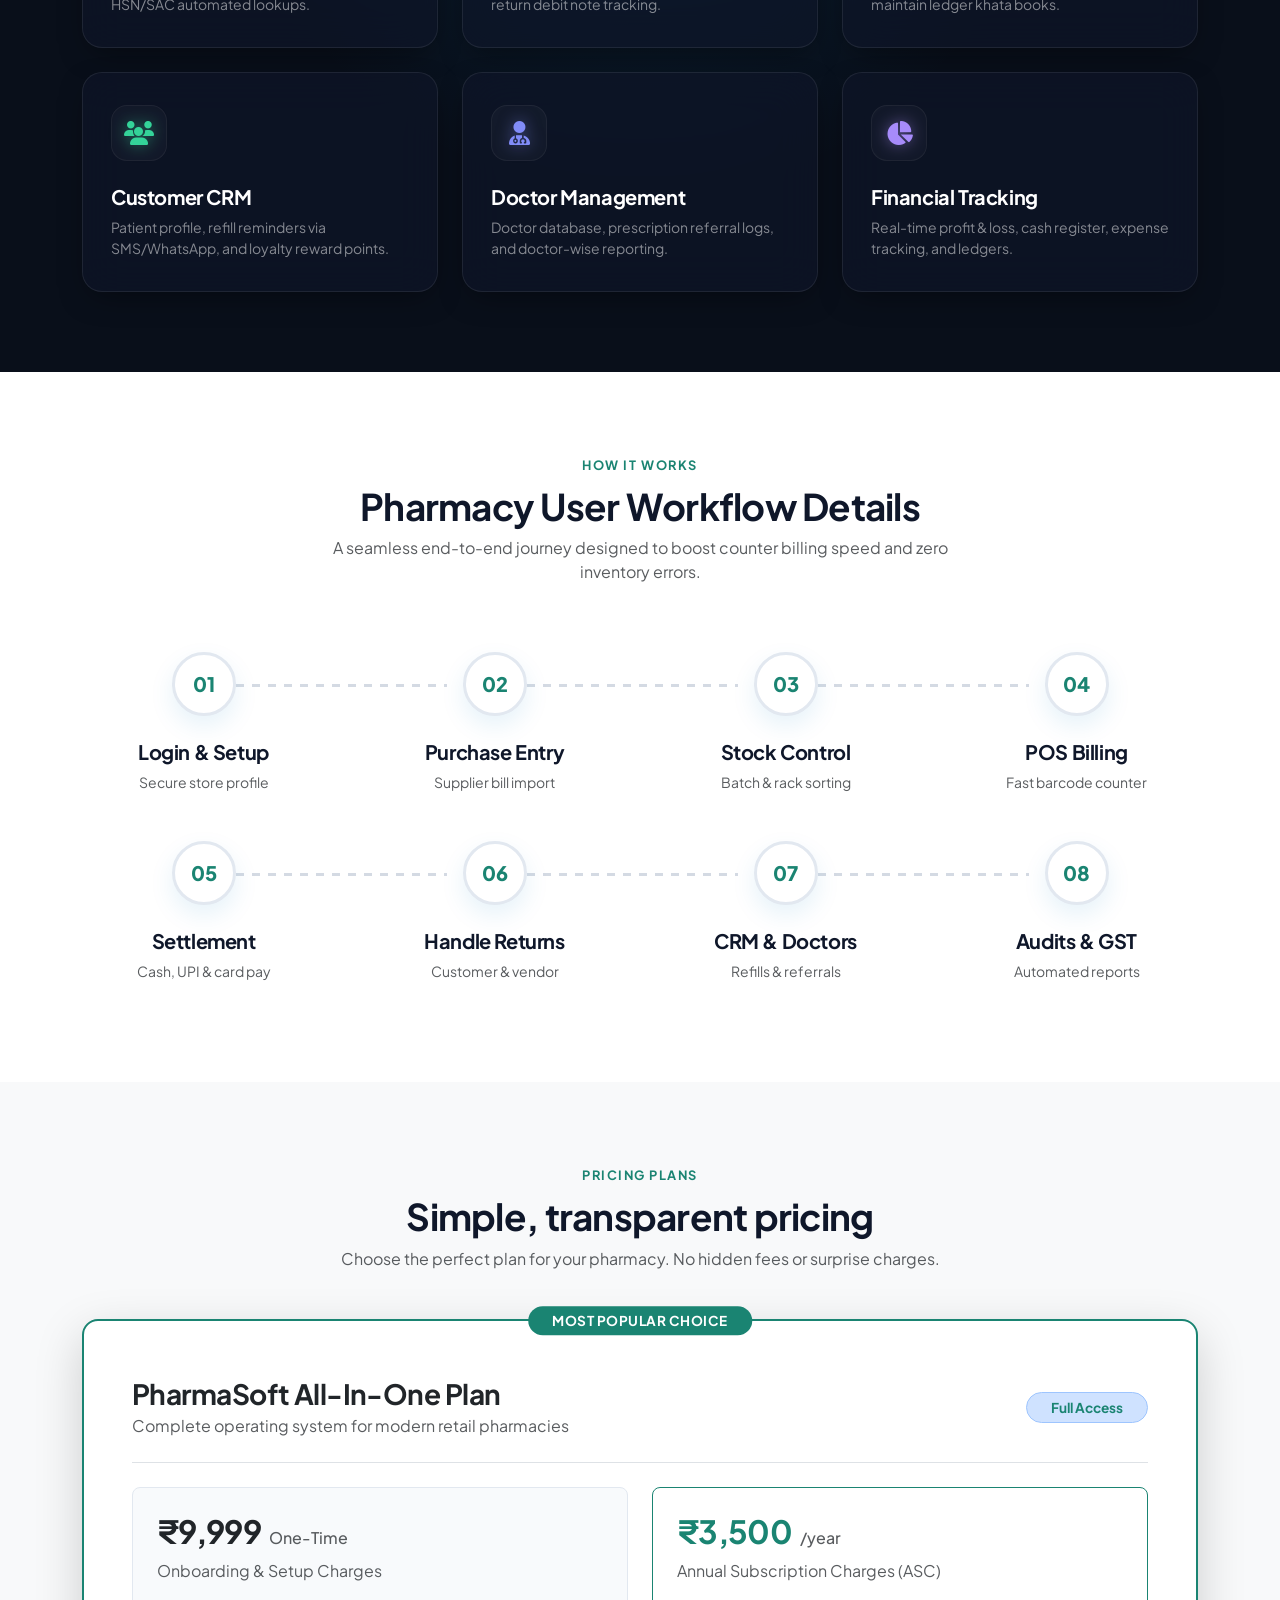
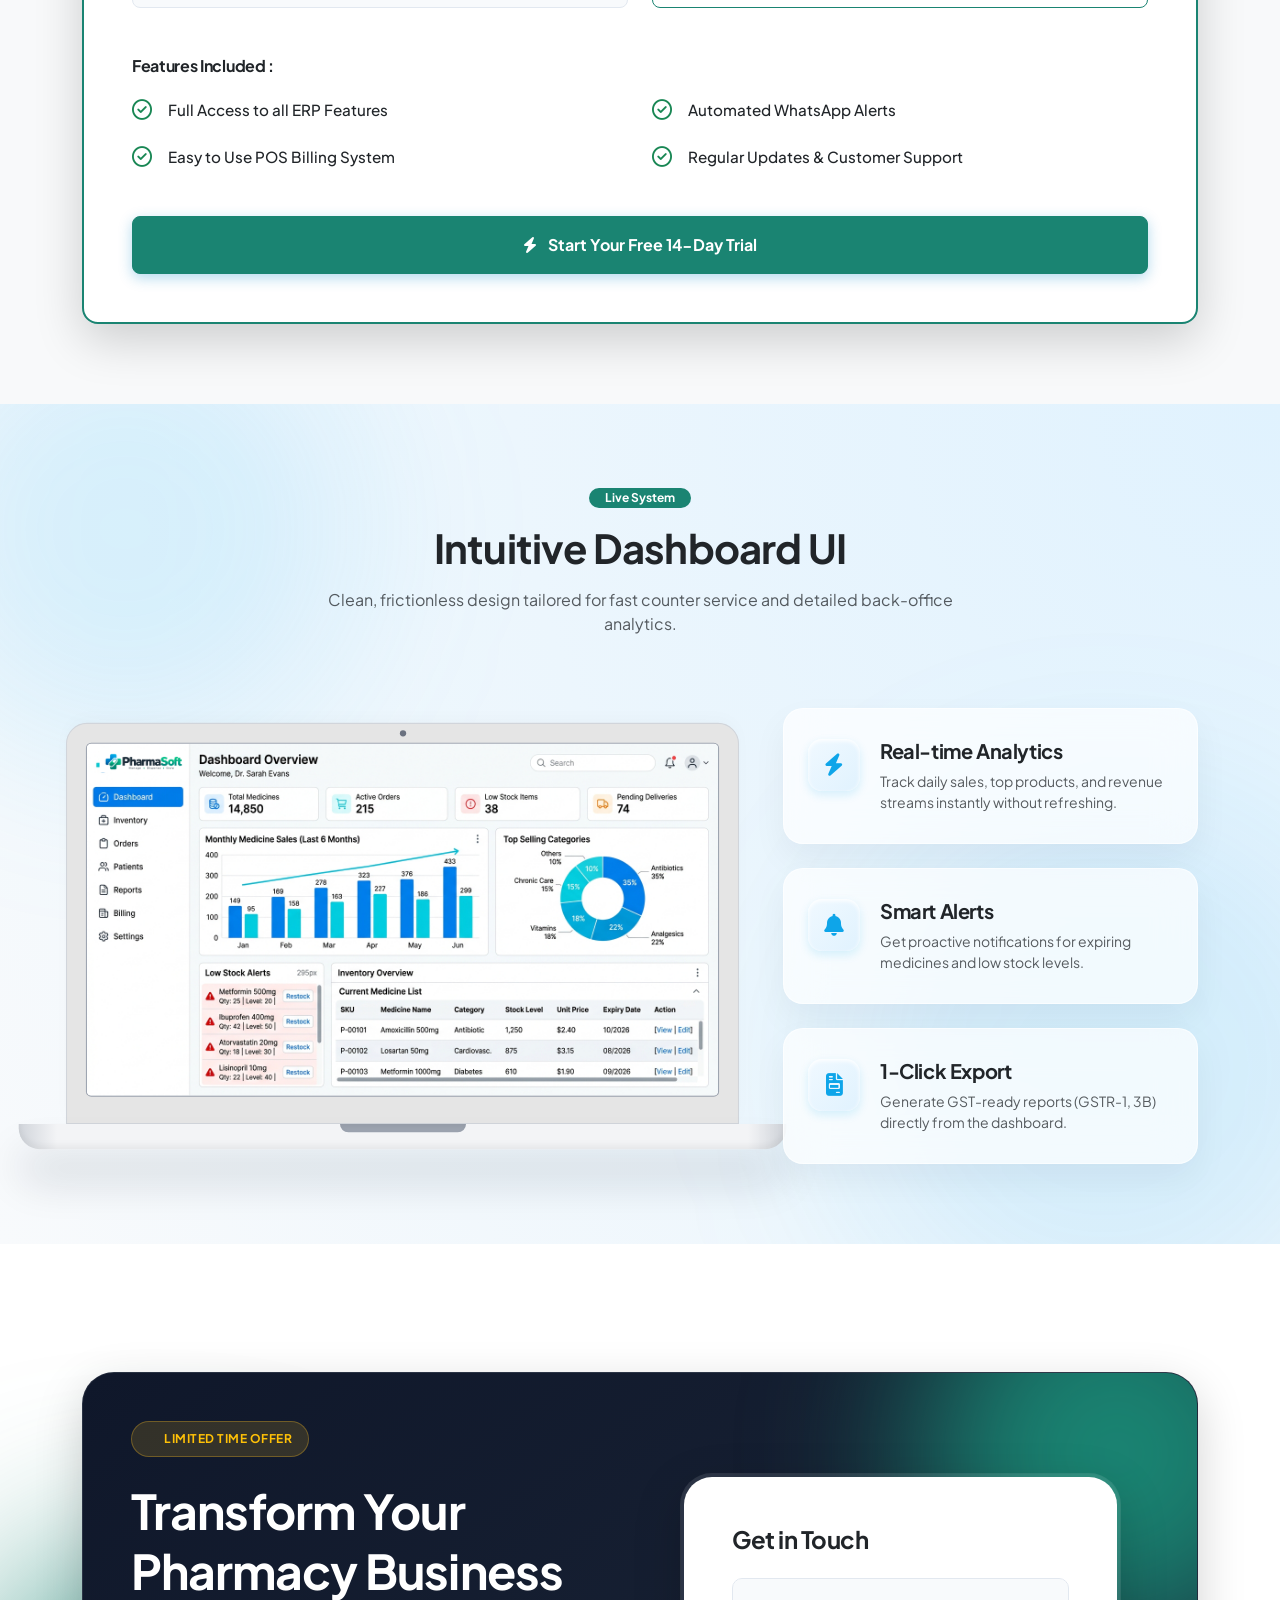
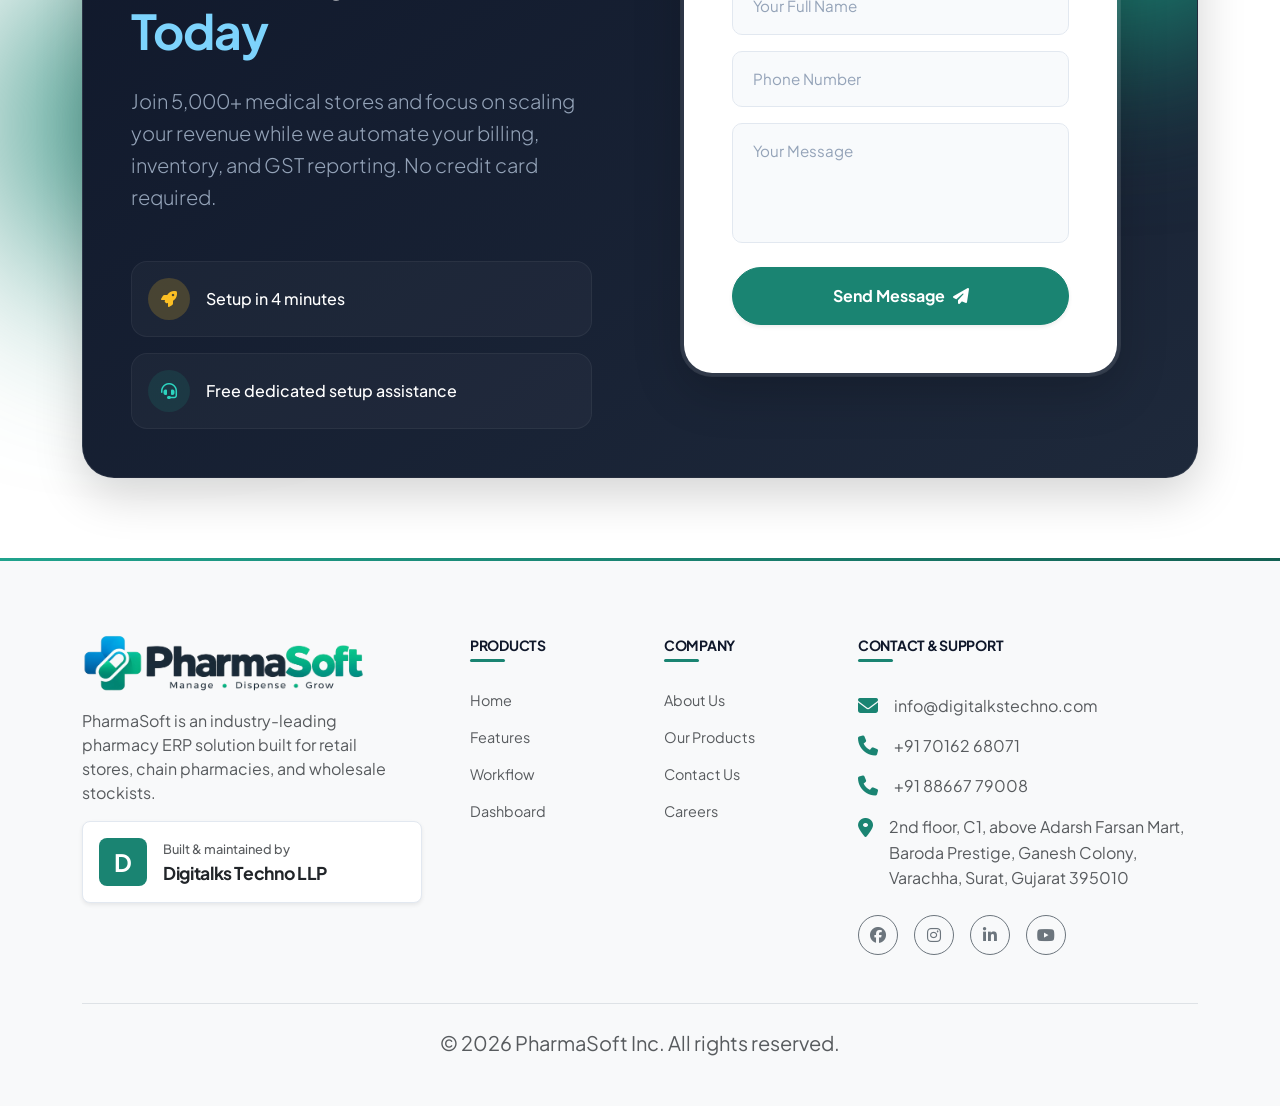
<file: pharmasoft/index.html>
<!DOCTYPE html>
<html lang="en">
<head>
    <meta charset="UTF-8">
    <meta name="viewport" content="width=device-width, initial-scale=1.0">
    <title>PharmaSoft - Advanced Medicine Store & Pharmacy Management System</title>
    <meta name="description" content="PharmaSoft is a complete pharmacy management system covering medicine sales, inventory, GST, customer, and doctor management.">
    <link rel="icon" href="images/favicon.png?v=2" type="image/png">
    
    <!-- Google Fonts -->
    <link rel="preconnect" href="https://fonts.googleapis.com">
    <link rel="preconnect" href="https://fonts.gstatic.com" crossorigin>
    <link href="https://fonts.googleapis.com/css2?family=Plus+Jakarta+Sans:wght@400;500;600;700;800&display=swap" rel="stylesheet">
    
    <!-- Bootstrap CSS -->
    <link href="https://cdn.jsdelivr.net/npm/bootstrap@5.3.2/dist/css/bootstrap.min.css" rel="stylesheet">
    
    <!-- FontAwesome -->
    <link rel="stylesheet" href="https://cdnjs.cloudflare.com/ajax/libs/font-awesome/6.4.0/css/all.min.css">
    
    <!-- Custom CSS -->
    <link rel="stylesheet" href="style.css">
</head>
<body data-bs-spy="scroll" data-bs-target="#navContent" data-bs-offset="120" tabindex="0">

    <!-- Header / Nav -->
    <header class="site-header fixed-top">
        <div class="container">
            <nav class="navbar navbar-expand-lg">
                <a class="navbar-brand" href="#">
                    <img src="images/logo.png" alt="PharmaSoft Logo" height="40">
                </a>
                <button class="navbar-toggler border-0 shadow-none" type="button" data-bs-toggle="collapse" data-bs-target="#navContent">
                    <i class="fas fa-bars"></i>
                </button>
                <div class="collapse navbar-collapse" id="navContent">
                    <ul class="navbar-nav mx-auto mb-2 mb-lg-0">
                        <li class="nav-item"><a class="nav-link" href="#home">Home</a></li>
                        <li class="nav-item"><a class="nav-link" href="#features">Features</a></li>
                        <li class="nav-item"><a class="nav-link" href="#workflow">Workflow</a></li>
                        <li class="nav-item"><a class="nav-link" href="#pricing">Pricing</a></li>
                        <li class="nav-item"><a class="nav-link" href="#preview">Dashboard</a></li>
                    </ul>
                    <div class="d-flex align-items-center gap-3">
                        <a href="#contact" class="btn btn-primary rounded-pill px-4">Get Started</a>
                    </div>
                </div>
            </nav>
        </div>
    </header>

    <!-- Hero Section (Split 2-Column Professional SaaS Style) -->
    <section class="hero-section" id="home">
        <div class="container">
            <div class="row align-items-center g-5">
                <div class="col-lg-6">
                    <div class="badge-soft mb-3">
                        <span class="badge-dot"></span> Next-Gen Pharmacy ERP
                    </div>
                    <h1 class="hero-title mb-4">
                        Modernize Your Pharmacy with <span class="text-primary-gradient">PharmaSoft</span>
                    </h1>
                    <p class="hero-subtitle mb-4">
                        The complete Medicine Store & Pharmacy Management System. Manage billing, stock inventory, GST compliance, and customer insights in one unified dashboard.
                    </p>
                    <div class="d-flex flex-wrap align-items-center gap-3 mb-5">
                        <a href="#contact" class="btn btn-primary rounded-pill px-4 py-3 fw-semibold">
                            Explore Features <i class="fas fa-arrow-right ms-2"></i>
                        </a>
                        <a href="#preview" class="btn btn-outline-secondary rounded-pill px-4 py-3 fw-semibold play-btn">
                            <i class="fas fa-circle-play text-primary me-2"></i> Watch Demo
                        </a>
                    </div>
                    <div class="hero-stats d-flex gap-4 pt-3 border-top">
                        <div>
                            <h4 class="fw-bold mb-0">10k+</h4>
                            <small class="text-muted">Active Pharmacies</small>
                        </div>
                        <div class="vr"></div>
                        <div>
                            <h4 class="fw-bold mb-0">99.9%</h4>
                            <small class="text-muted">Uptime Guarantee</small>
                        </div>
                        <div class="vr"></div>
                        <div>
                            <h4 class="fw-bold mb-0">Instant</h4>
                            <small class="text-muted">GST E-Invoicing</small>
                        </div>
                    </div>
                </div>

                <div class="col-lg-6">
                    <div class="hero-mockup-wrapper position-relative">
                        <div class="mockup-card p-2 rounded-4 shadow-xl bg-white border">
                            <img src="images/hero.png" alt="PharmaSoft Modern Interface" class="img-fluid rounded-3">
                        </div>
                        <div class="floating-badge sales-badge d-flex align-items-center gap-3 p-3 rounded-3 shadow-lg bg-white">
                            <div class="badge-icon bg-success-subtle text-success"><i class="fas fa-chart-line"></i></div>
                            <div>
                                <small class="text-muted d-block">Today's Sales</small>
                                <strong>₹48,920.00</strong>
                            </div>
                        </div>
                    </div>
                </div>
            </div>
        </div>
    </section>

    <!-- Features Section (Dark Neon Bento Grid) -->
    <section class="py-6 feature-dark-section" id="features">
        <div class="container">
            <div class="text-center max-w-700 mx-auto mb-5">
                <span class="sub-heading text-primary-light">CORE FEATURES</span>
                <h2 class="section-title mt-2 text-white">Everything you need to run your pharmacy</h2>
                <p class="text-white-50">A comprehensive suite of tools built specifically for retail pharmacies, wholesalers, and medical stores.</p>
            </div>

            <div class="row g-4">
                <!-- Large Bento Item -->
                <div class="col-lg-8">
                    <div class="feature-box-dark bento-large h-100 position-relative overflow-hidden">
                        <div class="row align-items-center h-100">
                            <div class="col-md-7 position-relative z-1">
                                <div class="icon-circle-dark icon-neon-blue"><i class="fas fa-pills"></i></div>
                                <h4 class="fw-bold mb-3 text-white">Medicine Sales & Fast POS</h4>
                                <p class="text-white-50 mb-0">Experience lightning-fast counter billing with barcode scanning, batch tracking, and direct prescription uploads. Built to handle rush hours effortlessly.</p>
                            </div>
                            <div class="col-md-5 text-end d-none d-md-block">
                                <i class="fas fa-cash-register fa-6x text-primary opacity-25" style="transform: rotate(-10deg);"></i>
                            </div>
                        </div>
                    </div>
                </div>
                <!-- Standard Item -->
                <div class="col-lg-4">
                    <div class="feature-box-dark h-100">
                        <div class="icon-circle-dark icon-neon-teal"><i class="fas fa-boxes-stacked"></i></div>
                        <h5 class="fw-bold text-white">Inventory Control</h5>
                        <p class="text-white-50 small mb-0">Automatic low-stock warnings, batch expiry tracking, and purchase order sync.</p>
                    </div>
                </div>
                
                <!-- Row 2 (3 Items) -->
                <div class="col-md-6 col-lg-4">
                    <div class="feature-box-dark h-100">
                        <div class="icon-circle-dark icon-neon-amber"><i class="fas fa-file-invoice-dollar"></i></div>
                        <h5 class="fw-bold text-white">GST & Taxation</h5>
                        <p class="text-white-50 small mb-0">Single-click GSTR-1 & GSTR-3B generation, HSN/SAC automated lookups.</p>
                    </div>
                </div>
                <div class="col-md-6 col-lg-4">
                    <div class="feature-box-dark h-100">
                        <div class="icon-circle-dark icon-neon-rose"><i class="fas fa-rotate-left"></i></div>
                        <h5 class="fw-bold text-white">Returns Handling</h5>
                        <p class="text-white-50 small mb-0">Instant customer returns and supplier expiry return debit note tracking.</p>
                    </div>
                </div>
                <div class="col-md-6 col-lg-4">
                    <div class="feature-box-dark h-100">
                        <div class="icon-circle-dark icon-neon-cyan"><i class="fas fa-credit-card"></i></div>
                        <h5 class="fw-bold text-white">Payment Processing</h5>
                        <p class="text-white-50 small mb-0">Accept UPI, cards, cash, split payments, and maintain ledger khata books.</p>
                    </div>
                </div>

                <!-- Row 3 (3 Items) -->
                <div class="col-md-6 col-lg-4">
                    <div class="feature-box-dark h-100">
                        <div class="icon-circle-dark icon-neon-emerald"><i class="fas fa-users"></i></div>
                        <h5 class="fw-bold text-white">Customer CRM</h5>
                        <p class="text-white-50 small mb-0">Patient profile, refill reminders via SMS/WhatsApp, and loyalty reward points.</p>
                    </div>
                </div>
                <div class="col-md-6 col-lg-4">
                    <div class="feature-box-dark h-100">
                        <div class="icon-circle-dark icon-neon-indigo"><i class="fas fa-user-doctor"></i></div>
                        <h5 class="fw-bold text-white">Doctor Management</h5>
                        <p class="text-white-50 small mb-0">Doctor database, prescription referral logs, and doctor-wise reporting.</p>
                    </div>
                </div>
                <div class="col-md-6 col-lg-4">
                    <div class="feature-box-dark h-100 position-relative overflow-hidden">
                        <div class="icon-circle-dark icon-neon-violet"><i class="fas fa-chart-pie"></i></div>
                        <h5 class="fw-bold text-white">Financial Tracking</h5>
                        <p class="text-white-50 small mb-0">Real-time profit & loss, cash register, expense tracking, and ledgers.</p>
                    </div>
                </div>
            </div>
        </div>
    </section>

    <!-- Step by Step Workflow Section -->
    <section class="py-6" id="workflow">
        <div class="container">
            <div class="text-center max-w-700 mx-auto mb-5">
                <span class="sub-heading">HOW IT WORKS</span>
                <h2 class="section-title mt-2">Pharmacy User Workflow Details</h2>
                <p class="text-muted">A seamless end-to-end journey designed to boost counter billing speed and zero inventory errors.</p>
            </div>

            <div class="workflow-path-container position-relative mt-4">
                <!-- Connecting Lines -->
                <div class="path-line path-line-top d-none d-lg-block"></div>
                <div class="path-line path-line-bottom d-none d-lg-block"></div>

                <div class="row g-4 g-lg-5 position-relative z-1">
                    <!-- Top Row -->
                    <div class="col-sm-6 col-lg-3">
                        <div class="workflow-node text-center">
                            <div class="node-circle">01</div>
                            <h5 class="fw-bold mt-4">Login & Setup</h5>
                            <p class="text-muted small mb-0">Secure store profile</p>
                        </div>
                    </div>
                    <div class="col-sm-6 col-lg-3">
                        <div class="workflow-node text-center">
                            <div class="node-circle">02</div>
                            <h5 class="fw-bold mt-4">Purchase Entry</h5>
                            <p class="text-muted small mb-0">Supplier bill import</p>
                        </div>
                    </div>
                    <div class="col-sm-6 col-lg-3">
                        <div class="workflow-node text-center">
                            <div class="node-circle">03</div>
                            <h5 class="fw-bold mt-4">Stock Control</h5>
                            <p class="text-muted small mb-0">Batch & rack sorting</p>
                        </div>
                    </div>
                    <div class="col-sm-6 col-lg-3">
                        <div class="workflow-node text-center">
                            <div class="node-circle">04</div>
                            <h5 class="fw-bold mt-4">POS Billing</h5>
                            <p class="text-muted small mb-0">Fast barcode counter</p>
                        </div>
                    </div>

                    <!-- Bottom Row -->
                    <div class="col-sm-6 col-lg-3 mt-lg-5">
                        <div class="workflow-node text-center">
                            <div class="node-circle">05</div>
                            <h5 class="fw-bold mt-4">Settlement</h5>
                            <p class="text-muted small mb-0">Cash, UPI & card pay</p>
                        </div>
                    </div>
                    <div class="col-sm-6 col-lg-3 mt-lg-5">
                        <div class="workflow-node text-center">
                            <div class="node-circle">06</div>
                            <h5 class="fw-bold mt-4">Handle Returns</h5>
                            <p class="text-muted small mb-0">Customer & vendor</p>
                        </div>
                    </div>
                    <div class="col-sm-6 col-lg-3 mt-lg-5">
                        <div class="workflow-node text-center">
                            <div class="node-circle">07</div>
                            <h5 class="fw-bold mt-4">CRM & Doctors</h5>
                            <p class="text-muted small mb-0">Refills & referrals</p>
                        </div>
                    </div>
                    <div class="col-sm-6 col-lg-3 mt-lg-5">
                        <div class="workflow-node text-center">
                            <div class="node-circle">08</div>
                            <h5 class="fw-bold mt-4">Audits & GST</h5>
                            <p class="text-muted small mb-0">Automated reports</p>
                        </div>
                    </div>
                </div>
            </div>
        </div>
    </section>


        <!-- Pricing Section -->
    <section class="py-6 bg-light" id="pricing">
        <div class="container">
            <div class="text-center mx-auto mb-5">
                <span class="sub-heading">PRICING PLANS</span>
                <h2 class="section-title mt-2">Simple, transparent pricing</h2>
                <p class="text-muted">Choose the perfect plan for your pharmacy. No hidden fees or surprise charges.</p>
            </div>
            
            <div class="row justify-content-center">
                <div class="col-lg-12">
                    <div class="card shadow-lg rounded-4 position-relative" style="border: 2px solid var(--primary) !important;">
                        <div class="position-absolute top-0 start-50 translate-middle badge rounded-pill bg-primary px-4 py-2 text-uppercase" style="font-size: 0.85rem; letter-spacing: 0.5px;">Most Popular Choice</div>
                        <div class="card-body p-4 p-lg-5 mt-2">
                            <div class="d-flex flex-wrap justify-content-between align-items-center mb-4 pb-4 border-bottom gap-3">
                                <div>
                                    <h3 class="fw-bold mb-1 text-dark">PharmaSoft All-In-One Plan</h3>
                                    <p class="text-muted mb-0">Complete operating system for modern retail pharmacies</p>
                                </div>
                                <div class="badge bg-primary-subtle text-primary rounded-pill px-4 py-2 border border-primary-subtle" style="font-size: 0.85rem;">Full Access</div>
                            </div>
                            
                            <div class="row g-4 mb-5">
                                <div class="col-md-6">
                                    <div class="p-4 rounded-3 h-100 d-flex flex-column justify-content-center" style="background-color: #f8fafc; border: 1px solid #e2e8f0;">
                                        <div class="d-flex align-items-baseline gap-2 mb-2">
                                            <h2 class="fw-bold text-dark mb-0">₹9,999</h2>
                                            <span class="text-muted fw-medium">One-Time</span>
                                        </div>
                                        <p class="text-muted mb-0">Onboarding & Setup Charges</p>
                                    </div>
                                </div>
                                <div class="col-md-6">
                                    <div class="p-4 rounded-3 h-100 d-flex flex-column justify-content-center" style="border: 1px solid var(--primary); background-color: #fff;">
                                        <div class="d-flex align-items-baseline gap-2 mb-2">
                                            <h2 class="fw-bold text-primary mb-0">₹3,500</h2>
                                            <span class="text-muted fw-medium">/year</span>
                                        </div>
                                        <p class="text-muted mb-0">Annual Subscription Charges (ASC)</p>
                                    </div>
                                </div>
                            </div>

                            <h6 class="fw-bold text-dark mb-4">Features Included :</h6>
                            <div class="row g-4 mb-5">
                                <div class="col-md-6">
                                    <ul class="list-unstyled mb-0">
                                        <li class="mb-4 d-flex align-items-center"><i class="fa-regular fa-circle-check text-success fs-5 me-3"></i> <span class="fw-medium text-dark" style="font-size: 0.95rem;">Full Access to all ERP Features</span></li>
                                        <li class="mb-0 d-flex align-items-center"><i class="fa-regular fa-circle-check text-success fs-5 me-3"></i> <span class="fw-medium text-dark" style="font-size: 0.95rem;">Easy to Use POS Billing System</span></li>
                                    </ul>
                                </div>
                                <div class="col-md-6">
                                    <ul class="list-unstyled mb-0">
                                        <li class="mb-4 d-flex align-items-center"><i class="fa-regular fa-circle-check text-success fs-5 me-3"></i> <span class="fw-medium text-dark" style="font-size: 0.95rem;">Automated WhatsApp Alerts</span></li>
                                        <li class="mb-0 d-flex align-items-center"><i class="fa-regular fa-circle-check text-success fs-5 me-3"></i> <span class="fw-medium text-dark" style="font-size: 0.95rem;">Regular Updates & Customer Support</span></li>
                                    </ul>
                                </div>
                            </div>

                            <a href="#contact" class="btn btn-primary btn-lg w-100 rounded-3 py-3 fw-bold fs-6">
                                <i class="fas fa-bolt me-2"></i> Start Your Free 14-Day Trial
                            </a>
                        </div>
                    </div>
                </div>
            </div>
        </div>
    </section>
    <!-- Modern Dashboard Showcase (White Glass Canvas) -->
    <section class="preview-canvas py-6 position-relative overflow-hidden" id="preview">
        <!-- Abstract Background Shapes -->
        <div class="bg-shape bg-shape-1"></div>
        <div class="bg-shape bg-shape-2"></div>
        
        <div class="container position-relative z-1">
            <div class="text-center max-w-700 mx-auto mb-5">
                <span class="badge bg-primary text-white rounded-pill px-3 py-1 mb-3">Live System</span>
                <h2 class="display-6 fw-bold mb-3 text-dark">Intuitive Dashboard UI</h2>
                <p class="text-muted">Clean, frictionless design tailored for fast counter service and detailed back-office analytics.</p>
            </div>
            
            <div class="row align-items-center mt-5 pt-4">
                <div class="col-lg-7">
                    <div class="macbook-mockup">
                        <div class="macbook-screen">
                            <div class="macbook-camera"></div>
                            <div class="macbook-display">
                                <!-- Flat UI screenshot -->
                                <img src="images/dashboard.jpg" alt="PharmaSoft Live Dashboard" class="img-fluid w-100">
                                
                                <!-- Overlaying the user's actual logo on the screen -->
                                <div class="dashboard-logo-overlay">
                                    <img src="images/logo.png" alt="PharmaSoft Logo">
                                </div>
                            </div>
                        </div>
                        <div class="macbook-base">
                            <div class="macbook-notch"></div>
                        </div>
                    </div>
                </div>
                <div class="col-lg-5 ps-lg-5 mt-5 mt-lg-0">
                    <div class="detail-card">
                        <div class="d-icon"><i class="fas fa-bolt"></i></div>
                        <div>
                            <h5 class="fw-bold text-dark">Real-time Analytics</h5>
                            <p class="text-muted small mb-0">Track daily sales, top products, and revenue streams instantly without refreshing.</p>
                        </div>
                    </div>
                    <div class="detail-card mt-4">
                        <div class="d-icon"><i class="fas fa-bell"></i></div>
                        <div>
                            <h5 class="fw-bold text-dark">Smart Alerts</h5>
                            <p class="text-muted small mb-0">Get proactive notifications for expiring medicines and low stock levels.</p>
                        </div>
                    </div>
                    <div class="detail-card mt-4">
                        <div class="d-icon"><i class="fas fa-file-invoice"></i></div>
                        <div>
                            <h5 class="fw-bold text-dark">1-Click Export</h5>
                            <p class="text-muted small mb-0">Generate GST-ready reports (GSTR-1, 3B) directly from the dashboard.</p>
                        </div>
                    </div>
                </div>
            </div>
        </div>
    </section>



    <!-- Premium Dark Split CTA Section -->
    <section class="py-6 mt-5 position-relative overflow-hidden" id="contact">
        <!-- Abstract Background Glow -->
        <div class="position-absolute top-50 start-0 translate-middle-y bg-primary opacity-10" style="width: 300px; height: 300px; filter: blur(100px); border-radius: 50%;"></div>
        
        <div class="container position-relative z-1">
            <div class="rounded-5 overflow-hidden shadow-lg p-4 p-lg-5 position-relative" style="background: linear-gradient(145deg, #0f172a 0%, #1e293b 100%); border: 1px solid rgba(255,255,255,0.08);">
                <!-- Inner Glow for depth -->
                <div class="position-absolute top-0 end-0 bg-primary opacity-20" style="width: 400px; height: 400px; filter: blur(80px); border-radius: 50%; transform: translate(30%, -30%);"></div>
                
                <div class="row align-items-center position-relative z-1">
                    <!-- Left Content -->
                    <div class="col-lg-6 mb-5 mb-lg-0 pe-lg-5">
                        <div class="d-inline-flex align-items-center gap-2 px-3 py-2 rounded-pill mb-4" style="background: rgba(251, 191, 36, 0.15); border: 1px solid rgba(251, 191, 36, 0.3);">
                            <span class="spinner-grow spinner-grow-sm text-warning" role="status" aria-hidden="true" style="width: 0.5rem; height: 0.5rem;"></span>
                            <span class="text-warning fw-bold" style="font-size: 0.75rem; letter-spacing: 0.5px;">LIMITED TIME OFFER</span>
                        </div>
                        
                        <h2 class="display-5 fw-bold mb-4 text-white lh-sm">
                            Transform Your Pharmacy Business <span class="text-primary-light">Today</span>
                        </h2>
                        
                        <p class="mb-5 fs-5 fw-light" style="color: #94a3b8; line-height: 1.6;">
                            Join 5,000+ medical stores and focus on scaling your revenue while we automate your billing, inventory, and GST reporting. No credit card required.
                        </p>
                        
                        <div class="d-flex flex-column gap-3">
                            <div class="d-flex align-items-center gap-3 p-3 rounded-4 transition-all" style="background: rgba(255,255,255,0.03); border: 1px solid rgba(255,255,255,0.05);">
                                <div class="d-flex justify-content-center align-items-center rounded-circle" style="width: 42px; height: 42px; background: rgba(251, 191, 36, 0.2); color: #fbbf24;">
                                    <i class="fas fa-rocket"></i>
                                </div>
                                <span class="fw-medium text-white fs-6">Setup in 4 minutes</span>
                            </div>
                            <div class="d-flex align-items-center gap-3 p-3 rounded-4 transition-all" style="background: rgba(255,255,255,0.03); border: 1px solid rgba(255,255,255,0.05);">
                                <div class="d-flex justify-content-center align-items-center rounded-circle" style="width: 42px; height: 42px; background: rgba(26, 132, 114, 0.2); color: #2dd4bf;">
                                    <i class="fas fa-headset"></i>
                                </div>
                                <span class="fw-medium text-white fs-6">Free dedicated setup assistance</span>
                            </div>
                        </div>
                    </div>
                    
                    <!-- Right Form Container -->
                    <div class="col-lg-6 p-2 p-lg-4">
                        <div class="bg-white rounded-5 p-4 p-lg-5 shadow-lg mx-lg-3 position-relative" style="border: 4px solid rgba(255,255,255,0.1); background-clip: padding-box;">
                            <h4 class="fw-bold mb-4 text-dark fs-4">Get in Touch</h4>
                            <form id="contactForm" onsubmit="submitToWhatsApp(event)">
                                <div class="mb-3">
                                    <input type="text" id="waName" class="form-control shadow-none custom-form-input" placeholder="Your Full Name" required>
                                </div>
                                <div class="mb-3">
                                    <input type="tel" id="waPhone" class="form-control shadow-none custom-form-input" placeholder="Phone Number" pattern="[0-9]{10,12}" oninput="this.value = this.value.replace(/[^0-9]/g, '')" required>
                                </div>
                                <div class="mb-4">
                                    <textarea id="waMessage" class="form-control shadow-none custom-form-input" placeholder="Your Message" style="height: 120px; resize: none;" required></textarea>
                                </div>
                                <button type="submit" class="btn btn-primary w-100 rounded-pill py-3 fw-bold fs-6 shadow-sm hover-lift d-flex justify-content-center align-items-center gap-2">
                                    Send Message <i class="fas fa-paper-plane"></i>
                                </button>
                            </form>
                        </div>
                    </div>
                </div>
            </div>
        </div>
    </section>

    <!-- FOOTER -->
    <footer class="bg-light py-5 footer-gradient-border">
        <div class="container pt-4">
            <div class="row g-5 mb-5">
                <div class="col-lg-4">
                    <a class="navbar-brand d-flex align-items-center mb-3" href="#">
                        <img src="images/logo.png" alt="PharmaSoft Logo" style="height: 60px; object-fit: contain;">
                    </a>
                    <p class="text-muted pe-lg-4 mt-3">PharmaSoft is an industry-leading pharmacy ERP solution built for retail stores, chain pharmacies, and wholesale stockists.</p>

                    <!-- Built By Badge in Box -->
                    <div class="d-flex align-items-center p-3 rounded-3 border bg-white shadow-sm mt-3" style="border-color: #e2e8f0 !important;">
                        <div class="bg-primary text-white d-flex justify-content-center align-items-center rounded-3 me-3" style="width: 48px; height: 48px; font-weight: bold; font-size: 1.5rem; background-color: #1a8472 !important;">
                            D
                        </div>
                        <div>
                            <p class="text-muted mb-1" style="font-size: 0.8rem; font-weight: 500;">Built & maintained by</p>
                            <h6 class="fw-bold mb-0 text-dark" style="font-size: 1.1rem;">Digitalks Techno LLP</h6>
                        </div>
                    </div>
                </div>

                <div class="col-lg-2 col-md-4">
                    <h6 class="fw-bold mb-4 text-uppercase tracking-wide small footer-title">Products</h6>
                    <ul class="list-unstyled footer-links">
                        <li class="mb-2"><a href="#home" class="text-muted text-decoration-none hover-primary">Home</a></li>
                        <li class="mb-2"><a href="#features" class="text-muted text-decoration-none hover-primary">Features</a></li>
                        <li class="mb-2"><a href="#workflow" class="text-muted text-decoration-none hover-primary">Workflow</a></li>
                        <li class="mb-2"><a href="#preview" class="text-muted text-decoration-none hover-primary">Dashboard</a></li>
                    </ul>
                </div>

                <div class="col-lg-2 col-md-4">
                    <h6 class="fw-bold mb-4 text-uppercase tracking-wide small footer-title">Company</h6>
                    <ul class="list-unstyled footer-links">
                        <li class="mb-2"><a href="https://digitalkstechno.com/about-us" class="text-muted text-decoration-none hover-primary">About Us</a></li>
                        <li class="mb-2"><a href="https://digitalkstechno.com/ourproducts" class="text-muted text-decoration-none hover-primary">Our Products</a></li>
                        <li class="mb-2"><a href="https://digitalkstechno.com/contact-us" class="text-muted text-decoration-none hover-primary">Contact Us</a></li>
                        <li class="mb-2"><a href="https://digitalkstechno.com/career" class="text-muted text-decoration-none hover-primary">Careers</a></li>
                    </ul>
                </div>

                <div class="col-lg-4 col-md-4">
                    <h6 class="fw-bold mb-4 text-uppercase tracking-wide small footer-title">Contact & Support</h6>
                    <ul class="list-unstyled text-muted mb-4 mt-2">
                        <li class="mb-3 d-flex align-items-center">
                            <i class="fa-solid fa-envelope me-3 text-primary fs-5"></i>
                            <a href="mailto:info@digitalkstechno.com" class="text-muted text-decoration-none fs-6 hover-primary">info@digitalkstechno.com</a>
                        </li>
                        <li class="mb-3 d-flex align-items-center">
                            <i class="fa-solid fa-phone me-3 text-primary fs-5"></i>
                            <a href="tel:+917016268071" class="text-muted text-decoration-none fs-6 hover-primary">+91 70162 68071</a>
                        </li>
                        <li class="mb-3 d-flex align-items-center">
                            <i class="fa-solid fa-phone me-3 text-primary fs-5"></i>
                            <a href="tel:+918866779008" class="text-muted text-decoration-none fs-6 hover-primary">+91 88667 79008</a>
                        </li>
                        <li class="mb-3 d-flex align-items-start">
                            <i class="fa-solid fa-location-dot me-3 text-primary fs-5 mt-1"></i>
                            <a href="https://www.google.com/maps/search/?api=1&query=2nd+floor,+C1,+above+Adarsh+Farsan+Mart,+Baroda+Prestige,+Ganesh+Colony,+Varachha,+Surat,+Gujarat+395010" target="_blank" class="text-muted text-decoration-none fs-6 hover-primary" style="line-height: 1.6;">2nd floor, C1, above Adarsh Farsan Mart, Baroda Prestige, Ganesh Colony, Varachha, Surat, Gujarat 395010</a>
                        </li>
                    </ul>
                    <div class="d-flex gap-3 mt-4">
                        <a href="https://www.facebook.com/DigiTalksTechnoLLP" class="btn btn-outline-secondary rounded-circle" style="width: 40px; height: 40px; display: inline-flex; align-items: center; justify-content: center;"><i class="fa-brands fa-facebook"></i></a>
                        <a href="https://www.instagram.com/digitalks_techno_llp/" class="btn btn-outline-secondary rounded-circle" style="width: 40px; height: 40px; display: inline-flex; align-items: center; justify-content: center;"><i class="fa-brands fa-instagram"></i></a>
                        <a href="https://www.linkedin.com/company/105383945" class="btn btn-outline-secondary rounded-circle" style="width: 40px; height: 40px; display: inline-flex; align-items: center; justify-content: center;"><i class="fa-brands fa-linkedin-in"></i></a>
                        <a href="https://www.youtube.com/@DigiTalks_Techno_LLP" class="btn btn-outline-secondary rounded-circle" style="width: 40px; height: 40px; display: inline-flex; align-items: center; justify-content: center;"><i class="fa-brands fa-youtube"></i></a>
                    </div>
                </div>
            </div>

            <div class="border-top pt-4 text-center">
                <p class="text-muted small mb-0 fs-5">&copy; 2026 PharmaSoft Inc. All rights reserved.</p>
            </div>
        </div>
    </footer>

    <script src="https://cdn.jsdelivr.net/npm/bootstrap@5.3.2/dist/js/bootstrap.bundle.min.js"></script>
    <script src="script.js"></script>

    <!-- WhatsApp Floating Icon -->
    <a href="https://wa.me/917016268071" class="whatsapp-float" target="_blank" aria-label="Chat on WhatsApp">
        <i class="fa-brands fa-whatsapp"></i>
    </a>
    <style>
        .whatsapp-float {
            position: fixed;
            width: 60px;
            height: 60px;
            bottom: 30px;
            right: 30px;
            background-color: #25d366;
            color: #FFF;
            border-radius: 50px;
            text-align: center;
            font-size: 35px;
            box-shadow: 2px 2px 10px rgba(0,0,0,0.2);
            z-index: 1000;
            display: flex;
            align-items: center;
            justify-content: center;
            text-decoration: none;
            transition: all 0.3s ease;
        }
        .whatsapp-float:hover {
            background-color: #128C7E;
            color: #FFF;
            transform: scale(1.1);
        }
    </style>
</body>
</html>
</file>
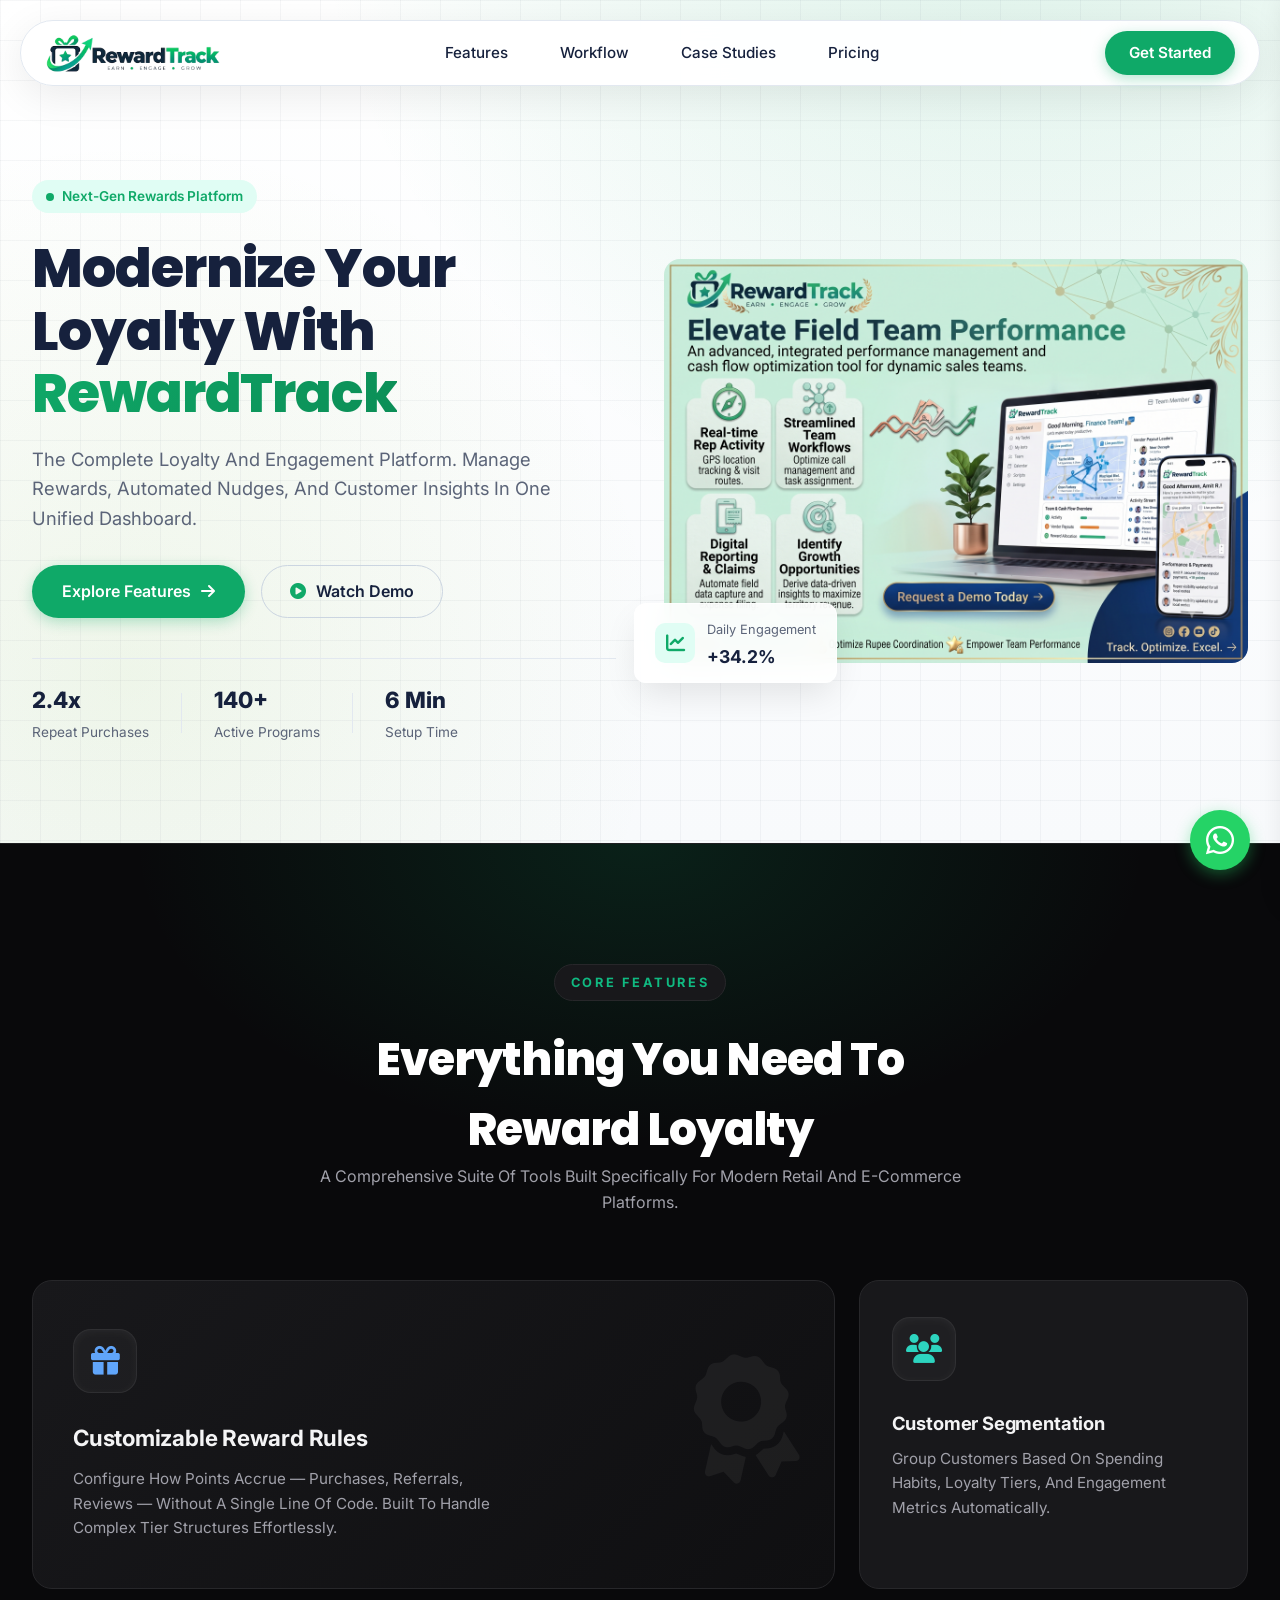
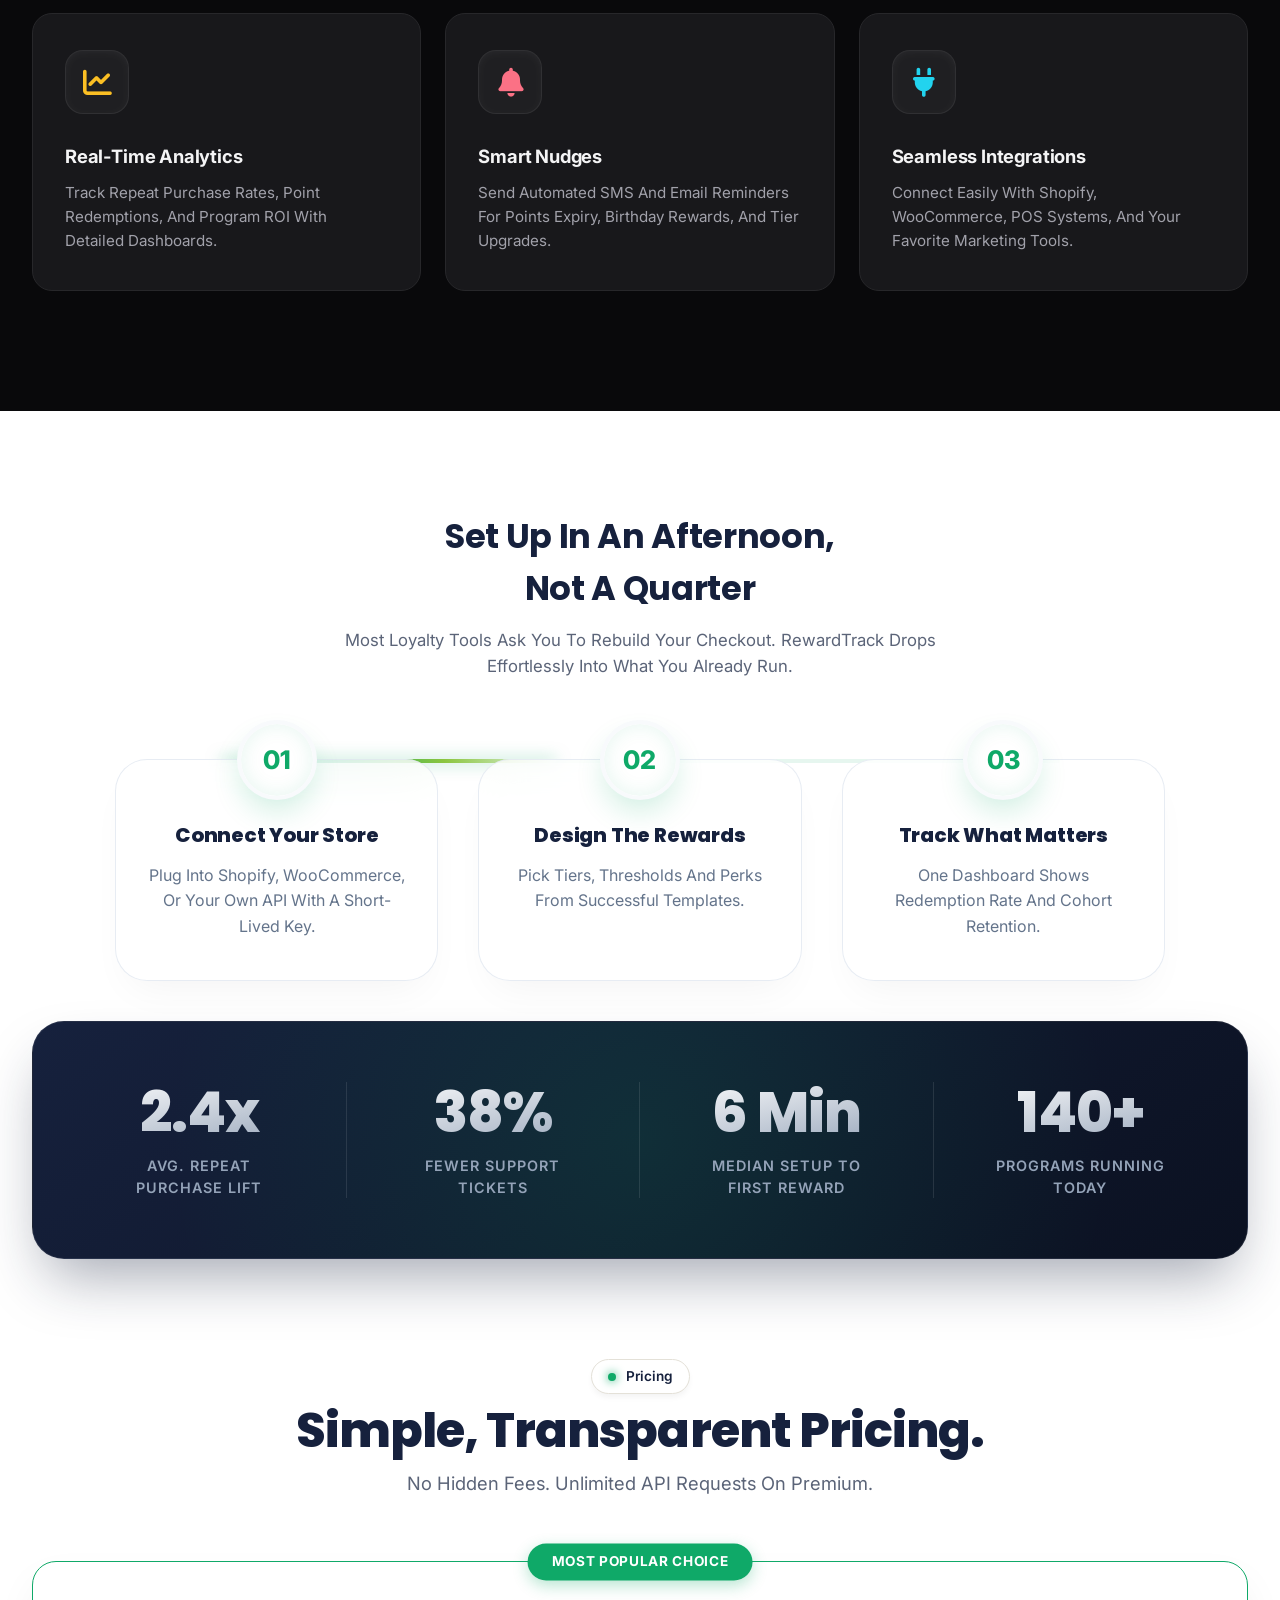
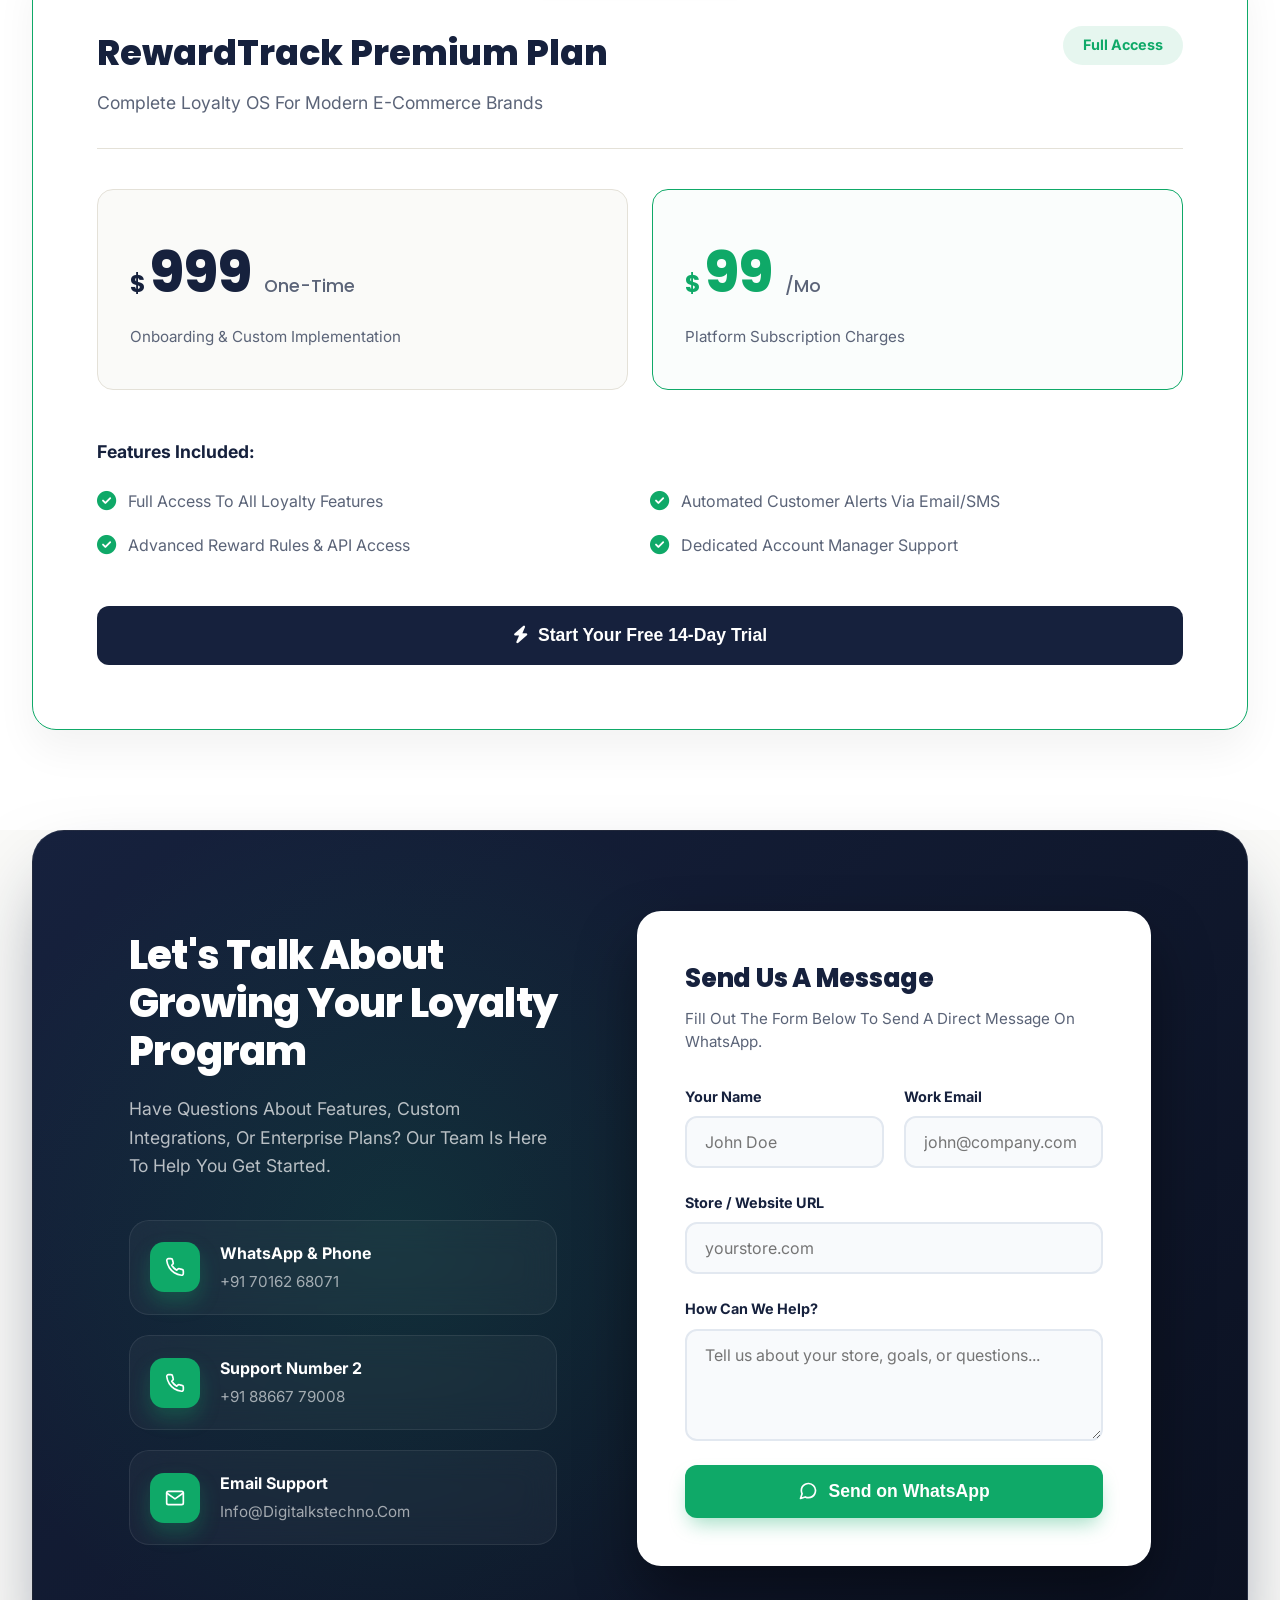
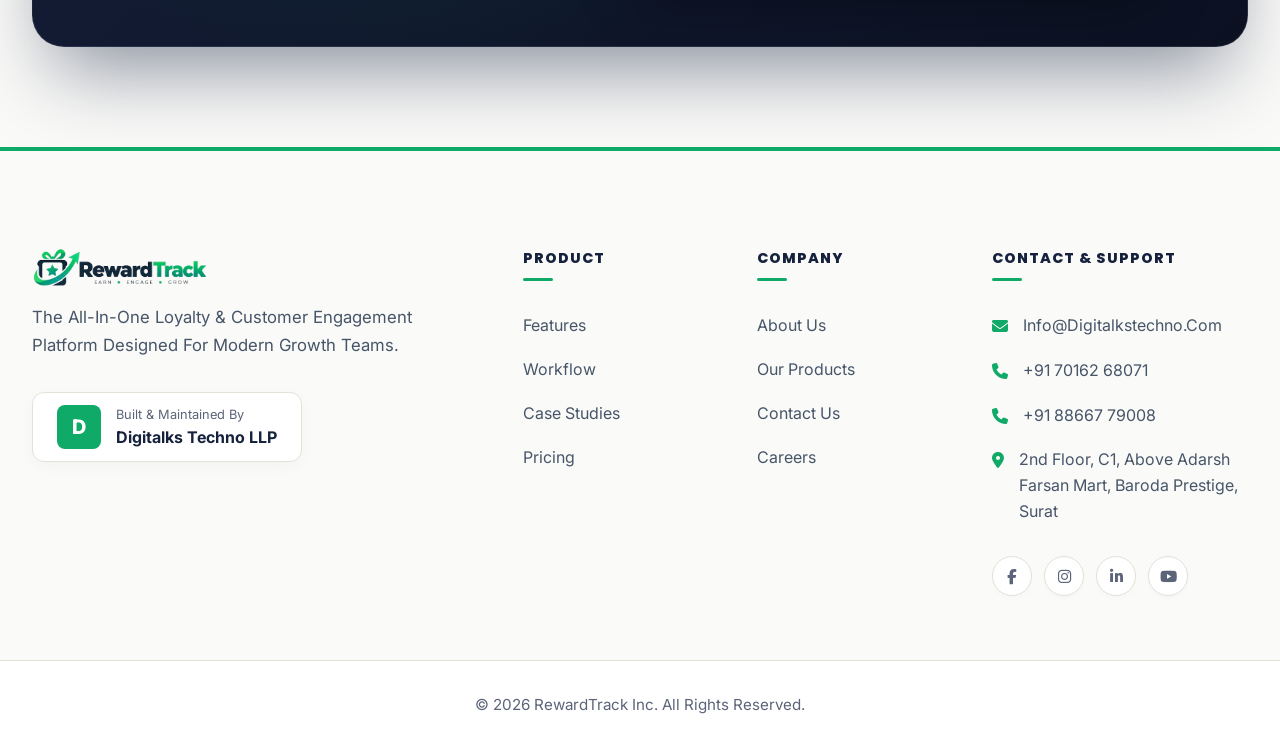
<file: Rewardtrack/index.html>
<!DOCTYPE html>
<html lang="en">

<head>
    <meta charset="UTF-8">
    <meta name="viewport" content="width=device-width, initial-scale=1, viewport-fit=cover">
    <title>RewardTrack — Earn. Engage. Grow.</title>
    <link rel="preconnect" href="https://fonts.googleapis.com">
    <link rel="preconnect" href="https://fonts.gstatic.com" crossorigin>
     <link rel="icon" href="favicon.png" type="image/png">
    <link
        href="https://fonts.googleapis.com/css2?family=Poppins:wght@600;700;800&family=Inter:wght@400;500;600&display=swap"
        rel="stylesheet">
    <link rel="stylesheet" href="https://cdnjs.cloudflare.com/ajax/libs/font-awesome/6.4.0/css/all.min.css">
    <style>
        :root {
            --navy: #16213D;
            --navy-2: #1E2D52;
            --teal: #0FA968;
            --lime: #8BC53F;
            --paper: #FAFAF8;
            --ink: #16213D;
            --ink-soft: #5B6478;
            --line: #E4E1D8;
            box-sizing: border-box;
        }

        * {
            box-sizing: inherit;
            margin: 0;
            padding: 0;
        }

        html {
            scroll-behavior: smooth;
            scroll-padding-top: 100px;
        }

        body {
            font-family: 'Inter', sans-serif;
            color: var(--ink);
            background: var(--paper);
            line-height: 1.55;
            text-transform: capitalize;
            -webkit-font-smoothing: antialiased;
            padding-top: env(safe-area-inset-top, 0px);
            padding-bottom: env(safe-area-inset-bottom, 0px);
        }

        h1,
        h2,
        h3,
        .logo {
            font-family: 'Poppins', sans-serif;
        }

        a {
            color: inherit;
            text-decoration: none;
        }

        .wrap {
            max-width: 1300px;
            margin: 0 auto;
            padding: 0 32px;
        }

        img {
            max-width: 100%;
            display: block;
        }

        /* Header */
        header {
            position: fixed;
            top: 20px;
            left: 0;
            right: 0;
            z-index: 100;
            display: flex;
            justify-content: center;
        }

        .nav {
            display: flex;
            align-items: center;
            justify-content: space-between;
            background: rgba(255, 255, 255, 0.95);
            backdrop-filter: blur(20px);
            border: 1px solid #e2e8f0;
            border-radius: 50px;
            padding: 10px 24px;
            box-shadow: 0 10px 40px rgba(0, 0, 0, 0.08);
            width: 100%;
            /* max-width: 1100px; */
            margin: 0 20px;
        }

        .logo {
            font-weight: 800;
            font-size: 1.25rem;
            color: var(--navy);
            display: flex;
            align-items: center;
        }

        .logo img {
            height: 36px;
            width: auto;
        }

        .nav-links {
            display: flex;
            gap: 24px;
            font-weight: 500;
            font-size: .95rem;
            color: var(--navy);
        }

        .nav-links a {
            padding: 6px 14px;
            border-radius: 20px;
            transition: all 0.2s ease;
        }

        .nav-links a:hover,
        .nav-links a.active {
            background: rgba(15, 169, 104, 0.1);
            color: var(--teal);
        }

        .nav-cta {
            background: var(--teal);
            color: #ffffff;
            padding: 10px 24px;
            border-radius: 50px;
            font-weight: 600;
            font-size: .95rem;
            box-shadow: 0 4px 14px rgba(15, 169, 104, 0.3);
            transition: all 0.25s ease;
            border: none;
        }

        .nav-cta:hover {
            transform: translateY(-2px);
            box-shadow: 0 8px 20px rgba(15, 169, 104, 0.4);
        }

        /* Mobile Hamburger & Drawer Menu Styles */
        .mobile-toggle {
            display: none;
            background: transparent;
            border: none;
            cursor: pointer;
            padding: 6px;
            z-index: 101;
            flex-direction: column;
            gap: 5px;
            width: 38px;
            height: 38px;
            justify-content: center;
            align-items: center;
            border-radius: 8px;
            transition: background 0.2s ease;
        }

        .mobile-toggle:hover {
            background: rgba(22, 33, 61, 0.05);
        }

        .mobile-toggle .bar {
            width: 22px;
            height: 2.5px;
            background-color: var(--navy);
            border-radius: 4px;
            transition: all 0.3s ease;
        }

        .mobile-toggle.active .bar:nth-child(1) {
            transform: translateY(7.5px) rotate(45deg);
        }

        .mobile-toggle.active .bar:nth-child(2) {
            opacity: 0;
        }

        .mobile-toggle.active .bar:nth-child(3) {
            transform: translateY(-7.5px) rotate(-45deg);
        }

        /* Backdrop Blur Overlay */
        .mobile-menu-backdrop {
            position: fixed;
            top: 0;
            left: 0;
            width: 100vw;
            height: 100vh;
            background: rgba(22, 33, 61, 0.45);
            backdrop-filter: blur(4px);
            z-index: 998;
            opacity: 0;
            visibility: hidden;
            transition: all 0.3s ease;
        }

        .mobile-menu-backdrop.active {
            opacity: 1;
            visibility: visible;
        }

        /* Mobile Side Menu Drawer */
        .mobile-menu-drawer {
            position: fixed;
            top: 0;
            right: -320px;
            width: 300px;
            max-width: 85vw;
            height: 100vh;
            background: #ffffff;
            z-index: 999;
            box-shadow: -10px 0 30px rgba(0, 0, 0, 0.15);
            display: flex;
            flex-direction: column;
            padding: 24px;
            transition: right 0.35s cubic-bezier(0.16, 1, 0.3, 1);
            overflow-y: auto;
        }

        .mobile-menu-drawer.active {
            right: 0;
        }

        .drawer-header {
            display: flex;
            justify-content: space-between;
            align-items: center;
            padding-bottom: 20px;
            border-bottom: 1px solid var(--line);
        }

        .drawer-close {
            background: rgba(22, 33, 61, 0.06);
            border: none;
            width: 36px;
            height: 36px;
            border-radius: 50%;
            font-size: 1.4rem;
            color: var(--navy);
            cursor: pointer;
            display: flex;
            align-items: center;
            justify-content: center;
            transition: background 0.2s ease;
        }

        .drawer-close:hover {
            background: rgba(22, 33, 61, 0.12);
        }

        .drawer-links {
            display: flex;
            flex-direction: column;
            gap: 8px;
            padding: 24px 0;
        }

        .drawer-link {
            font-size: 1.05rem;
            font-weight: 600;
            color: var(--navy);
            padding: 12px 16px;
            border-radius: 10px;
            transition: all 0.2s ease;
        }

        .drawer-link:hover {
            background: var(--paper);
            color: var(--teal);
        }

        .drawer-footer {
            padding-top: 20px;
            border-top: 1px solid var(--line);
            display: flex;
            gap: 16px;
            justify-content: center;
        }

        .drawer-cta {
            padding: 9px 20px !important;
            font-size: 0.88rem !important;
            border-radius: 8px !important;
            box-shadow: 0 4px 12px rgba(15, 169, 104, 0.22) !important;
            display: inline-flex !important;
            justify-content: center !important;
            align-items: center !important;
            width: auto !important;
            align-self: flex-start !important;
        }

        @media (max-width:760px) {
            .nav-links {
                display: none;
            }

            .mobile-toggle {
                display: flex;
            }

            .nav-cta {
                display: none;
            }
        }

        /* Hero Section with Grid Background */
        .hero {
            padding: 180px 0 100px;
            background: radial-gradient(circle at 80% -20%, rgba(15, 169, 104, 0.15) 0%, transparent 50%),
                radial-gradient(circle at 10% 80%, rgba(139, 197, 63, 0.1) 0%, transparent 40%),
                linear-gradient(180deg, #ffffff 0%, #f8fafc 100%);
            position: relative;
            z-index: 1;
            overflow: hidden;
        }

        .hero::before {
            content: '';
            position: absolute;
            top: 0;
            left: 0;
            right: 0;
            bottom: 0;
            background-image: linear-gradient(rgba(22, 33, 61, 0.04) 1px, transparent 1px),
                linear-gradient(90deg, rgba(22, 33, 61, 0.04) 1px, transparent 1px);
            background-size: 40px 40px;
            z-index: -1;
        }

        .hero-grid {
            display: grid;
            grid-template-columns: 1fr 1fr;
            gap: 48px;
            align-items: center;
        }

        .badge-soft {
            display: inline-flex;
            align-items: center;
            gap: 8px;
            padding: 6px 14px;
            border-radius: 99px;
            background: #e0fdf4;
            color: #0fa968;
            font-size: 0.85rem;
            font-weight: 600;
            margin-bottom: 24px;
        }

        .badge-dot {
            width: 8px;
            height: 8px;
            border-radius: 50%;
            background: #0fa968;
        }

        h1 {
            font-size: 3.4rem;
            font-weight: 800;
            line-height: 1.15;
            letter-spacing: -0.02em;
            color: var(--navy);
            margin-bottom: 20px;
        }

        .text-primary-gradient {
            background: linear-gradient(135deg, #0fa968, #0b8d56);
            -webkit-background-clip: text;
            -webkit-text-fill-color: transparent;
        }

        .hero p.hero-sub {
            font-size: 1.15rem;
            line-height: 1.6;
            color: var(--ink-soft);
            max-width: 520px;
            margin-bottom: 32px;
        }

        .hero-actions {
            display: flex;
            gap: 16px;
            align-items: center;
            margin-bottom: 40px;
        }

        .btn-primary {
            background-color: var(--teal);
            color: #fff;
            padding: 14px 30px;
            border-radius: 100px;
            font-weight: 600;
            box-shadow: 0 4px 14px rgba(15, 169, 104, 0.3);
            transition: all 0.25s ease;
            display: inline-flex;
            align-items: center;
            gap: 10px;
            border: none;
        }

        .btn-primary:hover {
            transform: translateY(-2px);
            box-shadow: 0 8px 20px rgba(15, 169, 104, 0.4);
            background-color: #0b8d56;
        }

        .btn-outline-secondary {
            background: transparent;
            color: var(--navy);
            padding: 13px 28px;
            border-radius: 100px;
            font-weight: 600;
            border: 1.5px solid #cbd5e1;
            transition: all 0.25s ease;
            display: inline-flex;
            align-items: center;
            gap: 10px;
        }

        .btn-outline-secondary:hover {
            background: #f8fafc;
            border-color: #94a3b8;
        }

        .hero-stats {
            display: flex;
            align-items: center;
            gap: 32px;
            padding-top: 24px;
            border-top: 1px solid #e2e8f0;
        }

        .hero-stats>div {
            display: flex;
            flex-direction: column;
        }

        .hero-stats h4 {
            font-size: 1.4rem;
            font-weight: 800;
            color: var(--navy);
            margin-bottom: 4px;
        }

        .hero-stats small {
            font-size: 0.85rem;
            color: var(--ink-soft);
        }

        .hero-stats .vr {
            width: 1px;
            height: 40px;
            background-color: #e2e8f0;
        }

        .hero-mockup-wrapper {
            perspective: 1200px;
            position: relative;
            z-index: 2;
        }

        .mockup-card {
            /* border: 1px solid rgba(255, 255, 255, 0.6);
            box-shadow: 0 30px 60px -12px rgba(15, 169, 104, 0.15), 0 18px 36px -18px rgba(0, 0, 0, 0.1);
            transform: rotateY(-6deg) rotateX(4deg) scale(1.02);
            transition: all 0.6s cubic-bezier(0.165, 0.84, 0.44, 1);
            background: rgba(255, 255, 255, 0.7);
            backdrop-filter: blur(20px);
            padding: 8px;
            border-radius: 20px; */
        }

        .mockup-card img {
            border-radius: 16px;
            width: 100%;
        }

        .hero-mockup-wrapper:hover .mockup-card {
            /* transform: rotateY(0deg) rotateX(0deg) scale(1.05); */
            box-shadow: 0 40px 80px -15px rgba(15, 169, 104, 0.25);
        }

        .floating-badge {
            position: absolute;
            bottom: -20px;
            left: -30px;
            border: 1px solid rgba(255, 255, 255, 0.6);
            background: rgba(255, 255, 255, 0.9);
            backdrop-filter: blur(12px);
            box-shadow: 0 15px 35px -5px rgba(0, 0, 0, 0.1);
            animation: float 6s ease-in-out infinite;
            z-index: 3;
            display: flex;
            align-items: center;
            gap: 12px;
            padding: 12px 20px;
            border-radius: 12px;
        }

        @keyframes float {

            0%,
            100% {
                transform: translateY(0px);
            }

            50% {
                transform: translateY(-15px);
            }
        }

        .badge-icon {
            width: 40px;
            height: 40px;
            border-radius: 10px;
            display: flex;
            align-items: center;
            justify-content: center;
            font-size: 1.2rem;
            background: #e0fdf4;
            color: var(--teal);
        }

        .floating-badge strong {
            display: block;
            font-size: 1.1rem;
            color: var(--navy);
            margin-top: 2px;
        }

        .text-teal {
            color: var(--teal) !important;
        }

        /* Right Side Visual UI Showcase */
        .hero-visual-wrapper {
            position: relative;
            padding: 20px 10px;
        }

        .hero-card-main {
            background: rgba(255, 255, 255, 0.6);
            border: 1px solid rgba(255, 255, 255, 0.8);
            border-radius: 24px;
            padding: 26px;
            box-shadow: 0 20px 40px -12px rgba(22, 33, 61, 0.15), inset 0 0 0 1px rgba(255, 255, 255, 0.9);
            backdrop-filter: blur(20px);
            -webkit-backdrop-filter: blur(20px);
            position: relative;
            z-index: 2;
            transition: transform 0.4s ease;
        }

        .hero-card-main:hover {
            transform: translateY(-4px);
        }

        .card-top {
            display: flex;
            justify-content: space-between;
            align-items: center;
            border-bottom: 1px solid #F0EFEA;
            padding-bottom: 16px;
            margin-bottom: 20px;
        }

        .user-info {
            display: flex;
            align-items: center;
            gap: 12px;
        }

        .user-avatar {
            width: 44px;
            height: 44px;
            border-radius: 12px;
            background: linear-gradient(135deg, var(--navy), var(--navy-2));
            color: #16213D;
            display: flex;
            align-items: center;
            justify-content: center;
            font-weight: 700;
            font-size: 1.1rem;
        }

        .user-details h4 {
            font-size: 0.95rem;
            font-weight: 700;
            color: var(--navy);
        }

        .user-details p {
            font-size: 0.8rem;
            color: var(--teal);
            font-weight: 600;
        }

        .tier-pill {
            background: #F0FDF4;
            color: var(--teal);
            border: 1px solid rgba(15, 169, 104, 0.2);
            padding: 4px 12px;
            border-radius: 20px;
            font-size: 0.78rem;
            font-weight: 600;
        }

        .points-box {
            background: var(--paper);
            border-radius: 14px;
            padding: 18px;
            margin-bottom: 18px;
        }

        .points-flex {
            display: flex;
            justify-content: space-between;
            align-items: flex-end;
            margin-bottom: 10px;
        }

        .points-val {
            font-size: 1.85rem;
            font-weight: 800;
            color: var(--navy);
            line-height: 1;
        }

        .points-val span {
            font-size: 0.9rem;
            font-weight: 600;
            color: var(--ink-soft);
        }

        .next-tier {
            font-size: 0.78rem;
            color: var(--ink-soft);
            font-weight: 500;
        }

        .progress-bg {
            height: 8px;
            background: #E4E1D8;
            border-radius: 10px;
            overflow: hidden;
        }

        .progress-fill {
            height: 100%;
            width: 82%;
            background: linear-gradient(90deg, var(--teal), var(--lime));
            border-radius: 10px;
        }

        .reward-activity {
            display: flex;
            align-items: center;
            gap: 12px;
            background: #ffffff;
            border: 1px dashed var(--line);
            border-radius: 12px;
            padding: 12px 14px;
        }

        .act-icon {
            width: 36px;
            height: 36px;
            border-radius: 10px;
            background: rgba(139, 197, 63, 0.18);
            color: #4C7712;
            display: flex;
            align-items: center;
            justify-content: center;
            font-size: 1.1rem;
        }

        .act-txt {
            font-size: 0.85rem;
            color: var(--navy);
            font-weight: 600;
        }

        .act-txt span {
            display: block;
            font-size: 0.75rem;
            color: var(--ink-soft);
            font-weight: 400;
        }

        /* Floating Overlay Badges */
        .float-card {
            position: absolute;
            background: #ffffff;
            border-radius: 14px;
            padding: 12px 16px;
            box-shadow: 0 14px 35px rgba(22, 33, 61, 0.14);
            display: flex;
            align-items: center;
            gap: 12px;
            z-index: 3;
            border: 1px solid rgba(22, 33, 61, 0.06);
            animation: hero-float 4.5s ease-in-out infinite;
        }

        .float-card.float-top {
            top: -12px;
            right: -16px;
            animation-delay: 0s;
        }

        .float-card.float-bottom {
            bottom: -16px;
            left: -16px;
            animation-delay: 2.2s;
        }

        @keyframes hero-float {

            0%,
            100% {
                transform: translateY(0px);
            }

            50% {
                transform: translateY(-8px);
            }
        }

        .float-icon {
            width: 36px;
            height: 36px;
            border-radius: 50%;
            background: linear-gradient(135deg, var(--teal), var(--lime));
            display: flex;
            align-items: center;
            justify-content: center;
            color: #16213D;
        }

        .float-info h5 {
            font-size: 0.86rem;
            font-weight: 700;
            color: var(--navy);
            margin: 0;
        }

        .float-info p {
            font-size: 0.74rem;
            color: var(--ink-soft);
            margin: 0;
        }

        @media (max-width:760px) {
            .hero-grid {
                grid-template-columns: 1fr;
                gap: 36px;
            }

            .hero {
                padding: 56px 0 64px;
            }

            h1 {
                font-size: 2.4rem;
            }

            .float-card.float-top {
                right: 0;
            }

            .float-card.float-bottom {
                left: 0;
            }
        }

        .pillars {
            background: var(--navy);
            color: #16213D;
            padding: 64px 0;
        }

        .pillars .wrap {
            display: grid;
            grid-template-columns: repeat(3, 1fr);
            gap: 0;
        }

        .pillar {
            padding: 0 32px;
            position: relative;
        }

        .pillar+.pillar {
            border-left: 1px solid rgba(255, 255, 255, .14);
        }

        .pillar .n {
            font-family: 'Poppins', sans-serif;
            font-weight: 700;
            font-size: 1.3rem;
            margin-bottom: 10px;
        }

        .pillar .n span {
            color: var(--lime);
        }

        .pillar p {
            color: rgba(255, 255, 255, .72);
            font-size: .98rem;
        }

        @media (max-width:760px) {
            .pillars .wrap {
                grid-template-columns: 1fr;
                gap: 28px;
            }

            .pillar+.pillar {
                border-left: none;
                border-top: 1px solid rgba(255, 255, 255, .14);
                padding-top: 28px;
            }
        }

        /* Pharma Workflow Style */
        .how {
            padding: 100px 0 0;
            background: #ffffff;
        }

        .how-head {
            margin-bottom: 80px;
        }

        .how-head h2 {
            font-size: 2.1rem;
            font-weight: 700;
            letter-spacing: -.01em;
            color: var(--navy);
            margin-bottom: 12px;
        }

        .how-head p {
            color: var(--ink-soft);
            font-size: 1.05rem;
        }

        .workflow-path-container {
            position: relative;
            max-width: 1050px;
            margin: 0 auto;
            padding: 80px 0 40px;
        }

        /* The Connecting Line */
        .path-line {
            position: absolute;
            top: 80px; /* Aligns with the center of the overlapping circles */
            left: 10%;
            right: 10%;
            height: 4px;
            background: rgba(15, 169, 104, 0.1);
            border-radius: 4px;
            z-index: 0;
        }

        /* The Animated Laser Pulse */
        .path-line::after {
            content: '';
            position: absolute;
            top: 0;
            left: 0;
            height: 100%;
            width: 40%;
            background: linear-gradient(90deg, transparent, var(--teal), var(--lime), transparent);
            animation: laserPulse 3s infinite linear;
            border-radius: 4px;
            box-shadow: 0 0 15px rgba(15, 169, 104, 0.5);
        }

        @keyframes laserPulse {
            0% { left: -40%; opacity: 0; }
            10% { opacity: 1; }
            90% { opacity: 1; }
            100% { left: 100%; opacity: 0; }
        }

        .workflow-grid {
            display: grid;
            grid-template-columns: repeat(3, 1fr);
            gap: 40px;
            position: relative;
            z-index: 1;
        }

        .workflow-node {
            text-align: center;
            background: rgba(255, 255, 255, 0.7);
            backdrop-filter: blur(20px);
            border: 1px solid rgba(226, 232, 240, 0.8);
            border-radius: 32px;
            padding: 60px 30px 40px;
            position: relative;
            box-shadow: 0 20px 40px -15px rgba(0,0,0,0.05);
            transition: all 0.4s cubic-bezier(0.165, 0.84, 0.44, 1);
        }
        
        .workflow-node:hover {
            transform: translateY(-8px);
            box-shadow: 0 30px 60px -15px rgba(15, 169, 104, 0.15);
            border-color: rgba(15, 169, 104, 0.3);
            background: #ffffff;
        }

        /* Overlapping Node Circle */
        .node-circle {
            position: absolute;
            top: -40px;
            left: 50%;
            transform: translateX(-50%);
            width: 80px;
            height: 80px;
            background: #ffffff;
            border: 4px solid #f8fafc;
            border-radius: 50%;
            display: flex;
            align-items: center;
            justify-content: center;
            font-size: 1.6rem;
            font-weight: 800;
            color: var(--teal);
            box-shadow: 0 15px 30px -5px rgba(15, 169, 104, 0.2), inset 0 0 20px rgba(15, 169, 104, 0.1);
            transition: all 0.4s ease;
            z-index: 2;
        }

        /* Pulsing ring around the node */
        .node-circle::before {
            content: '';
            position: absolute;
            top: -6px;
            left: -6px;
            right: -6px;
            bottom: -6px;
            border: 2px solid var(--teal);
            border-radius: 50%;
            animation: pulseGlow 2.5s infinite cubic-bezier(0.215, 0.61, 0.355, 1);
            opacity: 0;
            z-index: -1;
        }

        @keyframes pulseGlow {
            0% { transform: scale(0.9); opacity: 0.5; border-color: var(--teal); }
            100% { transform: scale(1.4); opacity: 0; border-color: var(--lime); }
        }

        .workflow-node:hover .node-circle {
            background: linear-gradient(135deg, var(--teal), var(--lime));
            color: #ffffff;
            border-color: #ffffff;
            transform: translateX(-50%) scale(1.1);
            box-shadow: 0 20px 40px -5px rgba(15, 169, 104, 0.4);
        }

        .workflow-node h3 {
            font-size: 1.25rem;
            font-weight: 800;
            color: var(--navy);
            margin-bottom: 12px;
            letter-spacing: -0.01em;
        }

        .workflow-node p {
            color: #64748b;
            font-size: 1rem;
            line-height: 1.6;
            margin-bottom: 0;
        }

        @media (max-width: 768px) {
            .workflow-path-container { padding-top: 40px; }
            .workflow-grid {
                grid-template-columns: 1fr;
                gap: 60px;
            }

            .path-line {
                top: 0;
                bottom: 0;
                left: 50%;
                right: auto;
                width: 4px;
                height: 100%;
                transform: translateX(-50%);
                background: rgba(15, 169, 104, 0.1);
            }

            .path-line::after {
                width: 100%;
                height: 30%;
                background: linear-gradient(180deg, transparent, var(--teal), var(--lime), transparent);
                animation: movePulseVert 3s infinite linear;
            }

            @keyframes movePulseVert {
                0% { top: -30%; opacity: 0; }
                10% { opacity: 1; }
                90% { opacity: 1; }
                100% { top: 100%; opacity: 0; }
            }
        }

        .proof {
            padding: 0 0 100px;
            background: #ffffff;
            position: relative;
        }

        .proof-band {
            background: linear-gradient(145deg, var(--navy), #0b1121);
            border: 1px solid rgba(255, 255, 255, 0.08);
            border-radius: 32px;
            padding: 60px 20px;
            display: grid;
            grid-template-columns: repeat(4, 1fr);
            gap: 0;
            text-align: center;
            box-shadow: 0 30px 60px -15px rgba(22, 33, 61, 0.4);
            position: relative;
            overflow: hidden;
        }

        .proof-band::before {
            content: '';
            position: absolute;
            top: -50%; left: 50%;
            width: 150%; height: 200%;
            background: radial-gradient(circle, rgba(15, 169, 104, 0.15) 0%, transparent 50%);
            transform: translateX(-50%);
            pointer-events: none;
            z-index: 0;
        }

        .proof-band > div {
            position: relative;
            z-index: 1;
            border-right: 1px solid rgba(255, 255, 255, 0.1);
            padding: 0 20px;
            display: flex;
            flex-direction: column;
            justify-content: center;
        }

        .proof-band > div:last-child {
            border-right: none;
        }

        .proof-band .num {
            font-family: 'Poppins', sans-serif;
            font-weight: 800;
            font-size: 3.5rem;
            background: linear-gradient(to bottom right, #ffffff, #94a3b8);
            -webkit-background-clip: text;
            -webkit-text-fill-color: transparent;
            margin-bottom: 12px;
            line-height: 1.1;
            letter-spacing: -0.02em;
        }

        .proof-band .lbl {
            color: #94a3b8;
            font-size: 0.9rem;
            font-weight: 600;
            text-transform: uppercase;
            letter-spacing: 1px;
            max-width: 180px;
            margin: 0 auto;
            line-height: 1.5;
        }

        @media (max-width:900px) {
            .proof-band {
                grid-template-columns: repeat(2, 1fr);
                gap: 50px 0;
            }
            .proof-band > div {
                border-right: none;
            }
        }

        @media (max-width:500px) {
            .proof-band {
                grid-template-columns: 1fr;
                gap: 50px 0;
            }
        }

        /* Modern Premium Contact Form Section */
        .contact-section {
            background: linear-gradient(135deg, var(--navy), #0b1121);
            color: #ffffff;
            border-radius: 32px;
            margin: 0 32px 100px;
            padding: 80px 64px;
            position: relative;
            overflow: hidden;
            box-shadow: 0 40px 80px -20px rgba(22, 33, 61, 0.5);
            border: 1px solid rgba(255, 255, 255, 0.08);
        }

        /* Subtle glowing background orb */
        .contact-section::before {
            content: '';
            position: absolute;
            top: -20%; left: -10%;
            width: 80%; height: 140%;
            background: radial-gradient(circle, rgba(15, 169, 104, 0.15) 0%, transparent 60%);
            pointer-events: none;
            z-index: 0;
        }

        .contact-grid {
            display: grid;
            grid-template-columns: 1fr 1.2fr;
            gap: 80px;
            align-items: center;
            position: relative;
            z-index: 1;
        }

        .contact-info h2 {
            font-size: 2.5rem;
            font-weight: 800;
            line-height: 1.2;
            color: #ffffff;
            margin-bottom: 20px;
            letter-spacing: -0.02em;
        }

        .contact-info p {
            color: rgba(255, 255, 255, 0.7);
            font-size: 1.1rem;
            line-height: 1.6;
            margin-bottom: 40px;
        }

        .contact-details {
            display: flex;
            flex-direction: column;
            gap: 20px;
        }

        .contact-item {
            display: flex;
            align-items: center;
            gap: 20px;
            background: rgba(255, 255, 255, 0.04);
            border: 1px solid rgba(255, 255, 255, 0.08);
            backdrop-filter: blur(16px);
            padding: 20px;
            border-radius: 20px;
            transition: all 0.3s ease;
        }

        .contact-item:hover {
            background: rgba(255, 255, 255, 0.08);
            border-color: rgba(15, 169, 104, 0.4);
            transform: translateY(-2px);
        }

        .contact-icon {
            width: 50px;
            height: 50px;
            border-radius: 14px;
            background: var(--teal);
            color: #ffffff;
            display: flex;
            align-items: center;
            justify-content: center;
            font-size: 1.4rem;
            box-shadow: 0 10px 20px rgba(15, 169, 104, 0.3);
            flex-shrink: 0;
        }

        .contact-item-text h4 {
            font-size: 1rem;
            font-weight: 700;
            color: #ffffff;
            margin: 0 0 4px 0;
        }

        .contact-item-text p {
            font-size: 0.95rem;
            color: rgba(255, 255, 255, 0.6);
            margin: 0;
        }

        .contact-item-text a {
            transition: color 0.2s;
        }

        .contact-item-text a:hover {
            color: var(--teal) !important;
        }

        /* Form Container */
        .contact-form-card {
            background: #ffffff;
            border-radius: 24px;
            padding: 48px;
            box-shadow: 0 30px 60px rgba(0, 0, 0, 0.4);
        }

        .contact-form-card h3 {
            font-size: 1.6rem;
            font-weight: 800;
            color: var(--navy);
            margin-bottom: 8px;
            letter-spacing: -0.01em;
        }

        .contact-form-card p.form-desc {
            font-size: 0.95rem;
            color: var(--ink-soft);
            margin-bottom: 32px;
        }

        .form-group {
            margin-bottom: 24px;
            display: flex;
            flex-direction: column;
            gap: 8px;
        }

        .form-row {
            display: grid;
            grid-template-columns: 1fr 1fr;
            gap: 20px;
        }

        .form-group label {
            font-size: 0.9rem;
            font-weight: 700;
            color: var(--navy);
        }

        .form-group input,
        .form-group textarea {
            width: 100%;
            padding: 14px 18px;
            border: 2px solid #e2e8f0;
            border-radius: 12px;
            font-family: inherit;
            font-size: 1rem;
            outline: none;
            transition: all 0.3s ease;
            background: #f8fafc;
            color: var(--navy);
        }

        .form-group input:focus,
        .form-group textarea:focus {
            border-color: var(--teal);
            background: #ffffff;
            box-shadow: 0 0 0 4px rgba(15, 169, 104, 0.1);
        }

        .btn-submit {
            width: 100%;
            background: var(--teal);
            color: #ffffff;
            padding: 16px 24px;
            border: none;
            border-radius: 12px;
            font-weight: 700;
            font-size: 1.1rem;
            cursor: pointer;
            box-shadow: 0 10px 20px -5px rgba(15, 169, 104, 0.4);
            transition: all 0.3s ease;
            display: flex;
            align-items: center;
            justify-content: center;
            gap: 10px;
            margin-top: 10px;
        }

        .btn-submit:hover {
            transform: translateY(-4px);
            box-shadow: 0 15px 30px -5px rgba(15, 169, 104, 0.5);
            background: #0d965c;
        }

        @media (max-width: 900px) {
            .contact-grid {
                grid-template-columns: 1fr;
                gap: 50px;
            }

            .contact-section {
                padding: 48px 24px;
                margin: 0 16px 64px;
                border-radius: 24px;
            }

            .contact-form-card {
                padding: 32px 24px;
            }

            .form-row {
                grid-template-columns: 1fr;
            }
        }

        /* Pricing Section - Light Theme */
        .pricing-section {
            padding: 0px 0 100px;
            background: #ffffff;
            position: relative;
            overflow: hidden;
        }

        .pricing-section .wrap {
            position: relative;
            z-index: 1;
        }

        .pricing-section .badge-premium {
            display: inline-flex;
            align-items: center;
            gap: 10px;
            background: white;
            border: 1px solid var(--line);
            padding: 6px 16px;
            border-radius: 100px;
            font-size: 0.85rem;
            font-weight: 600;
            color: var(--navy);
            box-shadow: 0 4px 6px -1px rgba(0, 0, 0, 0.05);
            /* margin-bottom: 2rem; */
        }

        .pricing-section .badge-dot {
            width: 8px;
            height: 8px;
            border-radius: 50%;
            background: var(--teal);
            box-shadow: 0 0 10px var(--teal);
        }

        .pricing-section .section-title {
            font-size: 3rem;
            font-weight: 800;
            color: var(--navy);
            margin: 0px;
            letter-spacing: -0.02em;
        }

        .pricing-section .section-desc {
            color: var(--ink-soft);
            font-size: 1.15rem;
            margin-bottom: 4rem;
        }

        .pricing-wide-card {
            background: white;
            border-radius: 24px;
            border: 1px solid var(--teal);
            box-shadow: 0 20px 40px rgba(0,0,0,0.05);
            padding: 4rem;
            position: relative;
            /* max-width: 1000px; */
            margin: 0 auto;
        }

        .pwc-badge {
            position: absolute;
            top: 0; left: 50%;
            transform: translate(-50%, -50%);
            background: var(--teal);
            color: white;
            padding: 8px 24px;
            border-radius: 100px;
            font-size: 0.85rem;
            font-weight: 700;
            letter-spacing: 0.05em;
            text-transform: uppercase;
            box-shadow: 0 5px 15px rgba(15, 169, 104, 0.3);
        }

        .pwc-header {
            display: flex;
            justify-content: space-between;
            align-items: flex-start;
            border-bottom: 1px solid var(--line);
            padding-bottom: 2rem;
            margin-bottom: 2.5rem;
        }

        .pwc-title {
            font-size: 2.2rem;
            font-weight: 800;
            color: var(--navy);
            margin-bottom: 0.5rem;
        }

        .pwc-subtitle {
            color: var(--ink-soft);
            font-size: 1.1rem;
            margin: 0;
        }

        .pwc-pill {
            background: rgba(15, 169, 104, 0.1);
            color: var(--teal);
            padding: 8px 20px;
            border-radius: 100px;
            font-size: 0.9rem;
            font-weight: 700;
        }

        .pwc-boxes {
            display: flex;
            gap: 1.5rem;
            margin-bottom: 3rem;
        }

        .pwc-box {
            flex: 1;
            padding: 2.5rem 2rem;
            border-radius: 16px;
            border: 1px solid var(--line);
            display: flex;
            flex-direction: column;
            justify-content: center;
        }

        .pwc-box.bg-gray {
            background: #FAFAF8;
        }

        .pwc-box.border-brand {
            border: 1px solid var(--teal);
            background: rgba(15, 169, 104, 0.02);
        }

        .pwc-price {
            font-size: 3.5rem;
            font-weight: 800;
            font-family: 'Poppins', sans-serif;
            color: var(--navy);
            margin-bottom: 0.5rem;
            display: flex;
            align-items: baseline;
            gap: 4px;
        }

        .pwc-price span:first-child { font-size: 1.5rem; font-weight: 700; }
        .pwc-price span:last-child { font-size: 1.1rem; color: var(--ink-soft); font-weight: 500; margin-left: 8px; }
        .text-brand { color: var(--teal); }

        .pwc-desc {
            color: var(--ink-soft);
            font-size: 0.95rem;
        }

        .pwc-features {
            margin-bottom: 3rem;
        }

        .f-title {
            font-weight: 700;
            color: var(--navy);
            margin-bottom: 1.5rem;
            font-size: 1.1rem;
        }

        .f-grid {
            display: grid;
            grid-template-columns: 1fr 1fr;
            gap: 1.2rem;
        }

        .f-item {
            display: flex;
            align-items: center;
            gap: 12px;
            color: var(--ink-soft);
            font-size: 1rem;
        }

        .f-item i {
            font-size: 1.2rem;
            color: var(--teal);
        }

        .pwc-btn {
            width: 100%;
            padding: 1.2rem;
            font-size: 1.1rem;
            border-radius: 12px;
            background: var(--navy);
            color: white;
            display: flex;
            align-items: center;
            justify-content: center;
            gap: 10px;
            font-weight: 700;
            border: none;
            cursor: pointer;
            transition: all 0.3s;
        }
        
        .pwc-btn:hover {
            background: var(--teal);
            transform: translateY(-2px);
            box-shadow: 0 10px 20px rgba(15, 169, 104, 0.3);
        }

        /* Light Footer Styling */
        .footer-light {
            background: #FAFAF8;
            border-top: 4px solid var(--teal);
            padding: 6rem 0 0;
            color: var(--ink-soft);
            font-size: 0.95rem;
            position: relative;
        }

        .footer-grid-light {
            display: grid;
            grid-template-columns: 2.5fr 1fr 1fr 1.5fr;
            gap: 4rem;
            margin-bottom: 4rem;
            max-width: 1300px;
            margin-left: auto;
            margin-right: auto;
            padding: 0 32px;
        }

        .fl-brand p {
            font-size: 1.05rem;
            line-height: 1.7;
            margin-bottom: 2rem;
            max-width: 380px;
            color: #475569;
        }

        .fl-maintained {
            display: inline-flex;
            align-items: center;
            gap: 15px;
            background: white;
            border: 1px solid var(--line);
            padding: 12px 24px;
            border-radius: 12px;
            box-shadow: 0 4px 15px rgba(0,0,0,0.03);
        }

        .fl-m-icon {
            width: 44px; height: 44px;
            background: var(--teal);
            color: white;
            display: flex; align-items: center; justify-content: center;
            border-radius: 8px;
            font-weight: 800;
            font-size: 1.25rem;
        }

        .fl-m-text {
            display: flex;
            flex-direction: column;
        }

        .fl-m-text span {
            font-size: 0.8rem;
            color: var(--ink-soft);
        }

        .fl-m-text strong {
            font-size: 1rem;
            color: var(--navy);
            font-weight: 700;
        }

        .fl-title {
            font-size: 0.9rem;
            color: var(--navy);
            font-weight: 800;
            margin-bottom: 2rem;
            letter-spacing: 1px;
            position: relative;
            padding-bottom: 12px;
            font-family: 'Poppins', sans-serif;
            text-transform: uppercase;
        }

        .fl-title::after {
            content: '';
            position: absolute;
            bottom: 0; left: 0;
            width: 30px; height: 3px;
            background: var(--teal);
            border-radius: 2px;
        }

        .fl-links a {
            display: block;
            color: #475569;
            margin-bottom: 1.2rem;
            font-size: 1rem;
            transition: 0.3s;
        }

        .fl-links a:hover {
            color: var(--teal);
            transform: translateX(5px);
        }

        .fl-contact ul {
            list-style: none;
            margin-bottom: 2rem;
            padding: 0;
        }

        .fl-contact li {
            display: flex;
            align-items: flex-start;
            gap: 15px;
            margin-bottom: 1.2rem;
            font-size: 1rem;
            line-height: 1.6;
            color: #475569;
        }

        .fl-contact li i {
            color: var(--teal);
            margin-top: 5px;
        }

        .fl-social {
            display: flex;
            gap: 12px;
        }

        .fl-social a {
            width: 40px; height: 40px;
            background: white;
            border: 1px solid var(--line);
            border-radius: 50%;
            display: flex; align-items: center; justify-content: center;
            color: var(--ink-soft);
            transition: 0.3s;
            box-shadow: 0 2px 5px rgba(0,0,0,0.02);
        }

        .fl-social a:hover {
            background: var(--teal);
            color: white;
            border-color: var(--teal);
            transform: translateY(-3px);
            box-shadow: 0 5px 15px rgba(15, 169, 104, 0.2);
        }

        .footer-bottom-light {
            border-top: 1px solid var(--line);
            padding: 2rem 0;
            font-size: 0.95rem;
            color: var(--ink-soft);
            background: #ffffff;
            text-align: center;
        }

        /* Sticky WhatsApp Button */
        .sticky-whatsapp {
            position: fixed;
            bottom: 30px;
            right: 30px;
            width: 60px;
            height: 60px;
            background-color: #25D366;
            color: white;
            border-radius: 50%;
            display: flex;
            align-items: center;
            justify-content: center;
            font-size: 32px;
            box-shadow: 0 4px 15px rgba(37, 211, 102, 0.4);
            z-index: 1000;
            transition: all 0.3s ease;
            text-decoration: none;
        }

        .sticky-whatsapp:hover {
            transform: scale(1.1);
            box-shadow: 0 6px 20px rgba(37, 211, 102, 0.6);
            color: white;
        }

        @media (max-width: 768px) {
            .sticky-whatsapp {
                bottom: 20px;
                left: 20px;
                width: 50px;
                height: 50px;
                font-size: 28px;
            }
        }

        @media(max-width: 1024px) {
            .pwc-boxes {
                flex-direction: column;
            }
            .pricing-wide-card {
                padding: 2rem;
                margin: 3rem 24px 0;
            }
            .f-grid {
                grid-template-columns: 1fr;
            }
            .pwc-header {
                flex-direction: column;
                gap: 15px;
            }
            .footer-grid-light { grid-template-columns: 1fr 1fr; gap: 3rem; }
            .fl-brand { grid-column: 1 / -1; }
        }

        @media(max-width: 768px) {
            .footer-grid-light { grid-template-columns: 1fr; }
        }

        /* Minimalist Dark Features Section */
        .feature-dark-section {
            background: #09090b;
            position: relative;
            padding: 120px 0;
            color: #ffffff;
            z-index: 1;
            border-top: 1px solid #1f1f22;
        }

        .feature-dark-section::before {
            content: '';
            position: absolute;
            top: 0;
            left: 50%;
            transform: translateX(-50%);
            width: 80%;
            height: 300px;
            background: radial-gradient(ellipse at top, rgba(15, 169, 104, 0.15) 0%, transparent 70%);
            z-index: -1;
            pointer-events: none;
        }

        .feature-dark-section .wrap {
            position: relative;
            z-index: 2;
        }

        .text-center {
            text-align: center;
        }

        .mx-auto {
            margin-left: auto;
            margin-right: auto;
        }

        .mb-5 {
            margin-bottom: 4rem;
        }

        .mb-3 {
            margin-bottom: 1rem;
        }

        .mb-0 {
            margin-bottom: 0;
        }

        .sub-heading {
            font-size: 0.8rem;
            letter-spacing: 0.2em;
            font-weight: 700;
            color: #10b981;
            text-transform: uppercase;
            display: inline-block;
            background: #18181b;
            padding: 8px 16px;
            border-radius: 50px;
            border: 1px solid #27272a;
        }

        .section-title {
            font-size: 2.8rem;
            font-weight: 800;
            margin-top: 24px;
            color: #ffffff;
            letter-spacing: -0.02em;
        }

        .text-white-50 {
            color: #a1a1aa;
            line-height: 1.6;
        }

        .max-w-700 {
            max-width: 650px;
        }

        .bento-grid {
            display: grid;
            grid-template-columns: repeat(3, 1fr);
            gap: 24px;
        }

        .bento-col-span-2 {
            grid-column: span 2;
        }

        /* Clean Flat Dark Cards */
        .feature-box-dark {
            background: #18181b;
            border: 1px solid #27272a;
            border-radius: 20px;
            padding: 36px 32px;
            transition: all 0.3s ease;
            height: 100%;
            display: flex;
            flex-direction: column;
            position: relative;
            overflow: hidden;
        }

        .feature-box-dark.bento-large {
            padding: 48px 40px;
            background: linear-gradient(135deg, #18181b 0%, #0f0f11 100%);
            flex-direction: row;
            align-items: center;
        }

        .bento-large-content {
            flex: 1;
            z-index: 2;
        }

        .bento-large-icon-bg {
            flex: 0.6;
            text-align: right;
            opacity: 0.05;
            color: #ffffff;
            font-size: 8rem;
            transform: rotate(-10deg);
            transition: all 0.4s ease;
            z-index: 1;
        }

        /* Clean Hover State */
        .feature-box-dark:hover {
            border-color: #3f3f46;
            background: #1f1f22;
            transform: translateY(-4px);
            box-shadow: 0 12px 24px rgba(0, 0, 0, 0.4);
        }

        .feature-box-dark:hover .bento-large-icon-bg {
            transform: rotate(0deg) scale(1.05);
            opacity: 0.08;
            color: #10b981;
        }

        .icon-circle-dark {
            width: 54px;
            height: 54px;
            border-radius: 14px;
            display: flex;
            align-items: center;
            justify-content: center;
            font-size: 1.5rem;
            margin-bottom: 24px;
            background: #27272a;
            border: 1px solid #3f3f46;
            transition: all 0.3s ease;
        }

        .feature-box-dark h4 {
            font-size: 1.4rem;
            font-weight: 700;
            color: #f4f4f5;
            margin-bottom: 12px;
            letter-spacing: -0.01em;
        }

        .feature-box-dark h5 {
            font-size: 1.15rem;
            font-weight: 700;
            color: #f4f4f5;
            margin-bottom: 10px;
            letter-spacing: -0.01em;
        }

        .feature-box-dark p {
            font-size: 0.95rem;
            line-height: 1.6;
            color: #a1a1aa;
        }

        .icon-neon-blue {
            color: #60a5fa;
        }

        .icon-neon-teal {
            color: #2dd4bf;
        }

        .icon-neon-amber {
            color: #fbbf24;
        }

        .icon-neon-rose {
            color: #fb7185;
        }

        .icon-neon-cyan {
            color: #22d3ee;
        }

        .icon-neon-emerald {
            color: #34d399;
        }

        .feature-box-dark:hover .bento-large-icon-bg {
            transform: rotate(0deg) scale(1.1);
            opacity: 0.3;
        }

        .feature-box-dark:hover .icon-circle-dark i {
            transform: scale(1.15);
        }

        .icon-circle-dark {
            width: 64px;
            height: 64px;
            border-radius: 18px;
            display: flex;
            align-items: center;
            justify-content: center;
            font-size: 1.8rem;
            margin-bottom: 28px;
            background: rgba(255, 255, 255, 0.03);
            border: 1px solid rgba(255, 255, 255, 0.08);
            box-shadow: inset 0 2px 10px rgba(255, 255, 255, 0.05);
            transition: all 0.4s ease;
        }


        @media (max-width: 900px) {
            .bento-grid {
                grid-template-columns: repeat(2, 1fr);
            }

            .bento-col-span-2 {
                grid-column: span 2;
            }

            .bento-large-icon-bg {
                opacity: 0.05;
            }
        }

        @media (max-width: 600px) {
            .bento-grid {
                grid-template-columns: 1fr;
            }

            .bento-col-span-2 {
                grid-column: span 1;
            }

            .section-title {
                font-size: 2.2rem;
            }

            .bento-large-icon-bg {
                display: none;
            }

            .feature-box-dark.bento-large {
                flex-direction: column;
                padding: 36px 32px;
            }
        }
    </style>
</head>

<body>

    <header>
        <div class="nav wrap">
            <div class="logo">
               <a href="#">
                 <img src="logo.png" alt="RewardTrack Logo" style="height: 40px; width: auto;">
               </a>
            </div>
            <nav class="nav-links">
                <a href="#pillars">Features</a>
                <a href="#how">Workflow</a>
                <a href="#proof">Case Studies</a>
                <a href="#pricing">Pricing</a>
            </nav>
            <div style="display: flex; align-items: center; gap: 12px;">
                <a href="#contact" class="nav-cta">Get Started</a>
                <button class="mobile-toggle" id="mobile-toggle" aria-label="Toggle menu">
                    <span class="bar"></span>
                    <span class="bar"></span>
                    <span class="bar"></span>
                </button>
            </div>
        </div>
    </header>

    <!-- Mobile Menu Backdrop -->
    <div class="mobile-menu-backdrop" id="mobile-backdrop"></div>

    <!-- Mobile Side Menu Drawer -->
    <div class="mobile-menu-drawer" id="mobile-drawer">
        <div class="drawer-header">
            <div class="logo">
                <img src="logo.png" alt="RewardTrack Logo" style="height: 36px; width: auto;">
            </div>
            <button class="drawer-close" id="drawer-close" aria-label="Close menu">&times;</button>
        </div>

        <nav class="drawer-links">
            <a href="#pillars" class="drawer-link">Features</a>
            <a href="#how" class="drawer-link">Workflow</a>
            <a href="#proof" class="drawer-link">Case Studies</a>
            <a href="#pricing" class="drawer-link">Pricing</a>
        </nav>

        <div class="drawer-footer">
            <a href="#contact" class="btn-primary drawer-cta">Start free</a>
        </div>
    </div>

    <section class="hero">
        <div class="wrap hero-grid">
            <div>
                <div class="badge-soft">
                    <span class="badge-dot"></span> Next-Gen Rewards Platform
                </div>
                <h1>Modernize Your Loyalty with <span class="text-primary-gradient">RewardTrack</span></h1>
                <p class="hero-sub">The complete loyalty and engagement platform. Manage rewards, automated nudges, and
                    customer insights in one unified dashboard.</p>
                <div class="hero-actions">
                    <a href="#contact" class="btn-primary">
                        Explore Features <i class="fas fa-arrow-right"></i>
                    </a>
                    <a href="#how" class="btn-outline-secondary">
                        <i class="fas fa-circle-play text-teal"></i> Watch Demo
                    </a>
                </div>
                <div class="hero-stats">
                    <div>
                        <h4>2.4x</h4>
                        <small>Repeat Purchases</small>
                    </div>
                    <div class="vr"></div>
                    <div>
                        <h4>140+</h4>
                        <small>Active Programs</small>
                    </div>
                    <div class="vr"></div>
                    <div>
                        <h4>6 min</h4>
                        <small>Setup Time</small>
                    </div>
                </div>
            </div>

            <div class="hero-mockup-wrapper">
                <div class="mockup-card">
                    <img src="reward-banner.png" alt="RewardTrack Dashboard">
                </div>
                <div class="floating-badge">
                    <div class="badge-icon"><i class="fas fa-chart-line"></i></div>
                    <div>
                        <small class="text-muted d-block" style="font-size: 0.8rem; color: #5B6478;">Daily
                            Engagement</small>
                        <strong>+34.2%</strong>
                    </div>
                </div>
            </div>
        </div>
    </section>

    <!-- Features Section (Dark Neon Bento Grid) -->
    <section class="feature-dark-section" id="pillars">
        <div class="wrap">
            <div class="text-center max-w-700 mx-auto mb-5">
                <span class="sub-heading">CORE FEATURES</span>
                <h2 class="section-title">Everything you need to reward loyalty</h2>
                <p class="text-white-50">A comprehensive suite of tools built specifically for modern retail and
                    e-commerce platforms.</p>
            </div>

            <div class="bento-grid">
                <!-- Large Bento Item -->
                <div class="bento-col-span-2">
                    <div class="feature-box-dark bento-large">
                        <div class="bento-large-content">
                            <div class="icon-circle-dark icon-neon-blue"><i class="fas fa-gift"></i></div>
                            <h4>Customizable Reward Rules</h4>
                            <p class="text-white-50 mb-0">Configure how points accrue — purchases, referrals, reviews —
                                without a single line of code. Built to handle complex tier structures effortlessly.</p>
                        </div>
                        <div class="bento-large-icon-bg">
                            <i class="fas fa-award"></i>
                        </div>
                    </div>
                </div>
                <!-- Standard Item -->
                <div>
                    <div class="feature-box-dark">
                        <div class="icon-circle-dark icon-neon-teal"><i class="fas fa-users"></i></div>
                        <h5>Customer Segmentation</h5>
                        <p class="text-white-50 mb-0">Group customers based on spending habits, loyalty tiers, and
                            engagement metrics automatically.</p>
                    </div>
                </div>

                <!-- Row 2 (3 Items) -->
                <div>
                    <div class="feature-box-dark">
                        <div class="icon-circle-dark icon-neon-amber"><i class="fas fa-chart-line"></i></div>
                        <h5>Real-time Analytics</h5>
                        <p class="text-white-50 mb-0">Track repeat purchase rates, point redemptions, and program ROI
                            with detailed dashboards.</p>
                    </div>
                </div>
                <div>
                    <div class="feature-box-dark">
                        <div class="icon-circle-dark icon-neon-rose"><i class="fas fa-bell"></i></div>
                        <h5>Smart Nudges</h5>
                        <p class="text-white-50 mb-0">Send automated SMS and email reminders for points expiry, birthday
                            rewards, and tier upgrades.</p>
                    </div>
                </div>
                <div>
                    <div class="feature-box-dark">
                        <div class="icon-circle-dark icon-neon-cyan"><i class="fas fa-plug"></i></div>
                        <h5>Seamless Integrations</h5>
                        <p class="text-white-50 mb-0">Connect easily with Shopify, WooCommerce, POS systems, and your
                            favorite marketing tools.</p>
                    </div>
                </div>
            </div>
        </div>
    </section>

    <section class="how" id="how">
        <div class="wrap">
            <div class="how-head text-center mx-auto" style="text-align: center; margin: 0 auto;">
                <h2>Set up in an afternoon,<br>not a quarter</h2>
                <p style="margin: 0 auto; max-width: 600px;">Most loyalty tools ask you to rebuild your checkout.
                    RewardTrack drops effortlessly into what you already run.</p>
            </div>

            <div class="workflow-path-container">
                <!-- Connecting Line -->
                <div class="path-line"></div>

                <div class="workflow-grid">
                    <div class="workflow-node">
                        <div class="node-circle">01</div>
                        <h3>Connect your store</h3>
                        <p>Plug into Shopify, WooCommerce, or your own API with a short-lived key.</p>
                    </div>
                    <div class="workflow-node">
                        <div class="node-circle">02</div>
                        <h3>Design the rewards</h3>
                        <p>Pick tiers, thresholds and perks from successful templates.</p>
                    </div>
                    <div class="workflow-node">
                        <div class="node-circle">03</div>
                        <h3>Track what matters</h3>
                        <p>One dashboard shows redemption rate and cohort retention.</p>
                    </div>
                </div>
            </div>
        </div>
    </section>

    <section class="proof" id="proof">
        <div class="wrap">
            <div class="proof-band">
                <div>
                    <div class="num">2.4x</div>
                    <div class="lbl">avg. repeat purchase lift</div>
                </div>
                <div>
                    <div class="num">38%</div>
                    <div class="lbl">fewer support tickets</div>
                </div>
                <div>
                    <div class="num">6 min</div>
                    <div class="lbl">median setup to first reward</div>
                </div>
                <div>
                    <div class="num">140+</div>
                    <div class="lbl">programs running today</div>
                </div>
            </div>
        </div>
    </section>

    <section class="pricing-section" id="pricing">
        <div class="wrap">
            <div class="text-center mx-auto" style="text-align: center; margin: 0 auto;">
                <div class="badge-premium mx-auto">
                    <span class="badge-dot"></span> Pricing
                </div>
                <h2 class="section-title">Simple, transparent pricing.</h2>
                <p class="section-desc mx-auto" style="max-width: 600px;">No hidden fees. Unlimited API requests on Premium.</p>
            </div>

            <div class="pricing-wide-card">
                <div class="pwc-badge">MOST POPULAR CHOICE</div>
                
                <div class="pwc-header">
                    <div>
                        <h3 class="pwc-title">RewardTrack Premium Plan</h3>
                        <p class="pwc-subtitle">Complete loyalty OS for modern e-commerce brands</p>
                    </div>
                    <div class="pwc-pill">Full Access</div>
                </div>

                <div class="pwc-boxes">
                    <div class="pwc-box bg-gray">
                        <div class="pwc-price"><span>$</span>999 <span>One-Time</span></div>
                        <div class="pwc-desc">Onboarding & Custom Implementation</div>
                    </div>
                    <div class="pwc-box border-brand">
                        <div class="pwc-price text-brand"><span>$</span>99 <span>/mo</span></div>
                        <div class="pwc-desc">Platform Subscription Charges</div>
                    </div>
                </div>

                <div class="pwc-features">
                    <div class="f-title">Features Included:</div>
                    <div class="f-grid">
                        <div class="f-item"><i class="fa-solid fa-circle-check text-brand"></i> Full Access to all Loyalty Features</div>
                        <div class="f-item"><i class="fa-solid fa-circle-check text-brand"></i> Automated Customer Alerts via Email/SMS</div>
                        <div class="f-item"><i class="fa-solid fa-circle-check text-brand"></i> Advanced Reward Rules & API Access</div>
                        <div class="f-item"><i class="fa-solid fa-circle-check text-brand"></i> Dedicated Account Manager Support</div>
                    </div>
                </div>

                <button class="pwc-btn"><i class="fa-solid fa-bolt"></i> Start Your Free 14-Day Trial</button>
            </div>
        </div>
    </section>

    <section class="contact-section" id="contact">
        <div class="wrap contact-grid">
            <div class="contact-info">
                <h2>Let's talk about growing your loyalty program</h2>
                <p>Have questions about features, custom integrations, or enterprise plans? Our team is here to help you
                    get started.</p>

                <div class="contact-details">
                    <div class="contact-item">
                        <div class="contact-icon">
                            <svg width="20" height="20" viewBox="0 0 24 24" fill="none" stroke="currentColor"
                                stroke-width="2" stroke-linecap="round" stroke-linejoin="round">
                                <path
                                    d="M22 16.92v3a2 2 0 0 1-2.18 2 19.79 19.79 0 0 1-8.63-3.07 19.5 19.5 0 0 1-6-6 19.79 19.79 0 0 1-3.07-8.67A2 2 0 0 1 4.11 2h3a2 2 0 0 1 2 1.72 12.84 12.84 0 0 0 .7 2.81 2 2 0 0 1-.45 2.11L8.09 9.91a16 16 0 0 0 6 6l1.27-1.27a2 2 0 0 1 2.11-.45 12.84 12.84 0 0 0 2.81.7A2 2 0 0 1 22 16.92z">
                                </path>
                            </svg>
                        </div>
                        <div class="contact-item-text">
                            <h4>WhatsApp & Phone</h4>
                            <p><a href="https://wa.me/917016268071" target="_blank"
                                    style="color:inherit; ">+91 70162 68071</a></p>
                        </div>
                    </div>

                    <div class="contact-item">
                        <div class="contact-icon">
                            <svg width="20" height="20" viewBox="0 0 24 24" fill="none" stroke="currentColor"
                                stroke-width="2" stroke-linecap="round" stroke-linejoin="round">
                                <path
                                    d="M22 16.92v3a2 2 0 0 1-2.18 2 19.79 19.79 0 0 1-8.63-3.07 19.5 19.5 0 0 1-6-6 19.79 19.79 0 0 1-3.07-8.67A2 2 0 0 1 4.11 2h3a2 2 0 0 1 2 1.72 12.84 12.84 0 0 0 .7 2.81 2 2 0 0 1-.45 2.11L8.09 9.91a16 16 0 0 0 6 6l1.27-1.27a2 2 0 0 1 2.11-.45 12.84 12.84 0 0 0 2.81.7A2 2 0 0 1 22 16.92z">
                                </path>
                            </svg>
                        </div>
                        <div class="contact-item-text">
                            <h4>Support Number 2</h4>
                            <p><a href="https://wa.me/918866779008" target="_blank"
                                    style="color:inherit; ">+91 88667 79008</a></p>
                        </div>
                    </div>

                    <div class="contact-item">
                        <div class="contact-icon">
                            <svg width="20" height="20" viewBox="0 0 24 24" fill="none" stroke="currentColor"
                                stroke-width="2" stroke-linecap="round" stroke-linejoin="round">
                                <path d="M4 4h16c1.1 0 2 .9 2 2v12c0 1.1-.9 2-2 2H4c-1.1 0-2-.9-2-2V6c0-1.1.9-2 2-2z" />
                                <polyline points="22,6 12,13 2,6" />
                            </svg>
                        </div>
                        <div class="contact-item-text">
                            <h4>Email Support</h4>
                            <p><a href="mailto:info@digitalkstechno.com"
                                    style="color:inherit; ">info@digitalkstechno.com</a></p>
                        </div>
                    </div>
                </div>
            </div>

            <!-- Contact Form Card -->
            <div class="contact-form-card">
                <h3>Send us a message</h3>
                <p class="form-desc">Fill out the form below to send a direct message on WhatsApp.</p>

                <form id="whatsapp-contact-form" onsubmit="sendToWhatsApp(event)">
                    <div class="form-row">
                        <div class="form-group">
                            <label for="name">Your Name</label>
                            <input type="text" id="name" placeholder="John Doe" required />
                        </div>
                        <div class="form-group">
                            <label for="email">Work Email</label>
                            <input type="email" id="email" placeholder="john@company.com" required />
                        </div>
                    </div>

                    <div class="form-group">
                        <label for="store">Store / Website URL</label>
                        <input type="text" id="store" placeholder="yourstore.com" />
                    </div>

                    <div class="form-group">
                        <label for="message">How can we help?</label>
                        <textarea id="message" rows="4" placeholder="Tell us about your store, goals, or questions..."
                            required></textarea>
                    </div>

                    <button type="submit" class="btn-submit" style="gap: 10px;">
                        <svg width="20" height="20" viewBox="0 0 24 24" fill="none" stroke="currentColor"
                            stroke-width="2" stroke-linecap="round" stroke-linejoin="round">
                            <path
                                d="M21 11.5a8.38 8.38 0 0 1-.9 3.8 8.5 8.5 0 0 1-7.6 4.7 8.38 8.38 0 0 1-3.8-.9L3 21l1.9-5.7a8.38 8.38 0 0 1-.9-3.8 8.5 8.5 0 0 1 4.7-7.6 8.38 8.38 0 0 1 3.8-.9h.5a8.48 8.48 0 0 1 8 8v.5z" />
                        </svg>
                        <span>Send on WhatsApp</span>
                    </button>
                </form>
            </div>
        </div>
    </section>

    <script>
        function sendToWhatsApp(event) {
            event.preventDefault();
            const name = document.getElementById('name').value.trim();
            const email = document.getElementById('email').value.trim();
            const store = document.getElementById('store').value.trim();
            const message = document.getElementById('message').value.trim();

            let text = `*New Contact Form Inquiry - RewardTrack*\n\n`;
            text += `👤 *Name:* ${name}\n`;
            text += `📧 *Email:* ${email}\n`;
            if (store) text += `🌐 *Store/Website:* ${store}\n`;
            text += `💬 *Message:* ${message}`;

            const encodedText = encodeURIComponent(text);
            const whatsappUrl = `https://wa.me/917016268071?text=${encodedText}`;

            window.open(whatsappUrl, '_blank');
        }

        /* Mobile Side Menu Drawer Controller */
        document.addEventListener('DOMContentLoaded', function () {
            const toggleBtn = document.getElementById('mobile-toggle');
            const closeBtn = document.getElementById('drawer-close');
            const drawer = document.getElementById('mobile-drawer');
            const backdrop = document.getElementById('mobile-backdrop');
            const drawerLinks = document.querySelectorAll('.drawer-link, .drawer-cta');

            function openMenu() {
                if (toggleBtn) toggleBtn.classList.add('active');
                if (drawer) drawer.classList.add('active');
                if (backdrop) backdrop.classList.add('active');
                document.body.style.overflow = 'hidden';
            }

            function closeMenu() {
                if (toggleBtn) toggleBtn.classList.remove('active');
                if (drawer) drawer.classList.remove('active');
                if (backdrop) backdrop.classList.remove('active');
                document.body.style.overflow = '';
            }

            if (toggleBtn) toggleBtn.addEventListener('click', openMenu);
            if (closeBtn) closeBtn.addEventListener('click', closeMenu);
            if (backdrop) backdrop.addEventListener('click', closeMenu);

            drawerLinks.forEach(link => {
                link.addEventListener('click', closeMenu);
            });
        });
    </script>

    <!-- Light Footer -->
    <footer class="footer-light">
        <div class="footer-grid-light">
            <!-- Column 1: Brand -->
            <div class="fl-brand">
                <a href="#" class="brand" style="text-decoration: none;">
                    <img src="logo.png" alt="RewardTrack Logo" style="max-height: 40px; margin-bottom: 1rem;">
                </a>
                <p>The all-in-one loyalty & customer engagement platform designed for modern growth teams.</p>
                
                <div class="fl-maintained">
                    <div class="fl-m-icon">D</div>
                    <div class="fl-m-text">
                        <span>Built & maintained by</span>
                        <strong>Digitalks Techno LLP</strong>
                    </div>
                </div>
            </div>

            <!-- Column 2: Products -->
            <div class="fl-links">
                <h4 class="fl-title">PRODUCT</h4>
                <a href="#pillars">Features</a>
                <a href="#how">Workflow</a>
                <a href="#proof">Case Studies</a>
                <a href="#pricing">Pricing</a>
            </div>

            <!-- Column 3: Company -->
            <div class="fl-links">
                <h4 class="fl-title">COMPANY</h4>
                <a href="https://digitalkstechno.com/about-us">About Us</a>
                <a href="https://digitalkstechno.com/ourproducts">Our Products</a>
                <a href="https://digitalkstechno.com/contact-us">Contact Us</a>
                <a href="https://digitalkstechno.com/career">Careers</a>
            </div>

            <!-- Column 4: Contact & Support -->
            <div class="fl-contact">
                <h4 class="fl-title">CONTACT & SUPPORT</h4>
                <ul>
                    <li><i class="fa-solid fa-envelope"></i> <a href="mailto:info@digitalkstechno.com" style="color: inherit; text-decoration: none;">info@digitalkstechno.com</a></li>
                    <li><i class="fa-solid fa-phone"></i> <a href="tel:+917016268071" style="color: inherit; text-decoration: none;">+91 70162 68071</a></li>
                    <li><i class="fa-solid fa-phone"></i> <a href="tel:+918866779008" style="color: inherit; text-decoration: none;">+91 88667 79008</a></li>
                    <li><i class="fa-solid fa-location-dot"></i> <a href="https://www.google.com/maps/search/?api=1&query=2nd+floor,+C1,+above+Adarsh+Farsan+Mart,+Baroda+Prestige,+Ganesh+Colony,+Varachha,+Surat,+Gujarat+395010" target="_blank" style="color: inherit; text-decoration: none;">2nd floor, C1, above Adarsh Farsan Mart, Baroda Prestige, Surat</a></li>
                </ul>
                
                <div class="fl-social">
                    <a href="https://www.facebook.com/DigiTalksTechnoLLP" target="_blank"><i class="fa-brands fa-facebook-f"></i></a>
                    <a href="https://www.instagram.com/digitalks_techno_llp/" target="_blank"><i class="fa-brands fa-instagram"></i></a>
                    <a href="https://www.linkedin.com/company/105383945" target="_blank"><i class="fa-brands fa-linkedin-in"></i></a>
                    <a href="https://www.youtube.com/@DigiTalks_Techno_LLP" target="_blank"><i class="fa-brands fa-youtube"></i></a>
                </div>
            </div>
        </div>

        <div class="footer-bottom-light">
            <div class="wrap text-center" style="margin: 0 auto; text-align: center;">
                &copy; 2026 RewardTrack Inc. All rights reserved.
            </div>
        </div>
    </footer>

    <!-- Sticky WhatsApp Button -->
    <a href="https://wa.me/917016268071" class="sticky-whatsapp" target="_blank" aria-label="Chat with us on WhatsApp">
        <i class="fab fa-whatsapp"></i>
    </a>
</body>

</html>
</file>
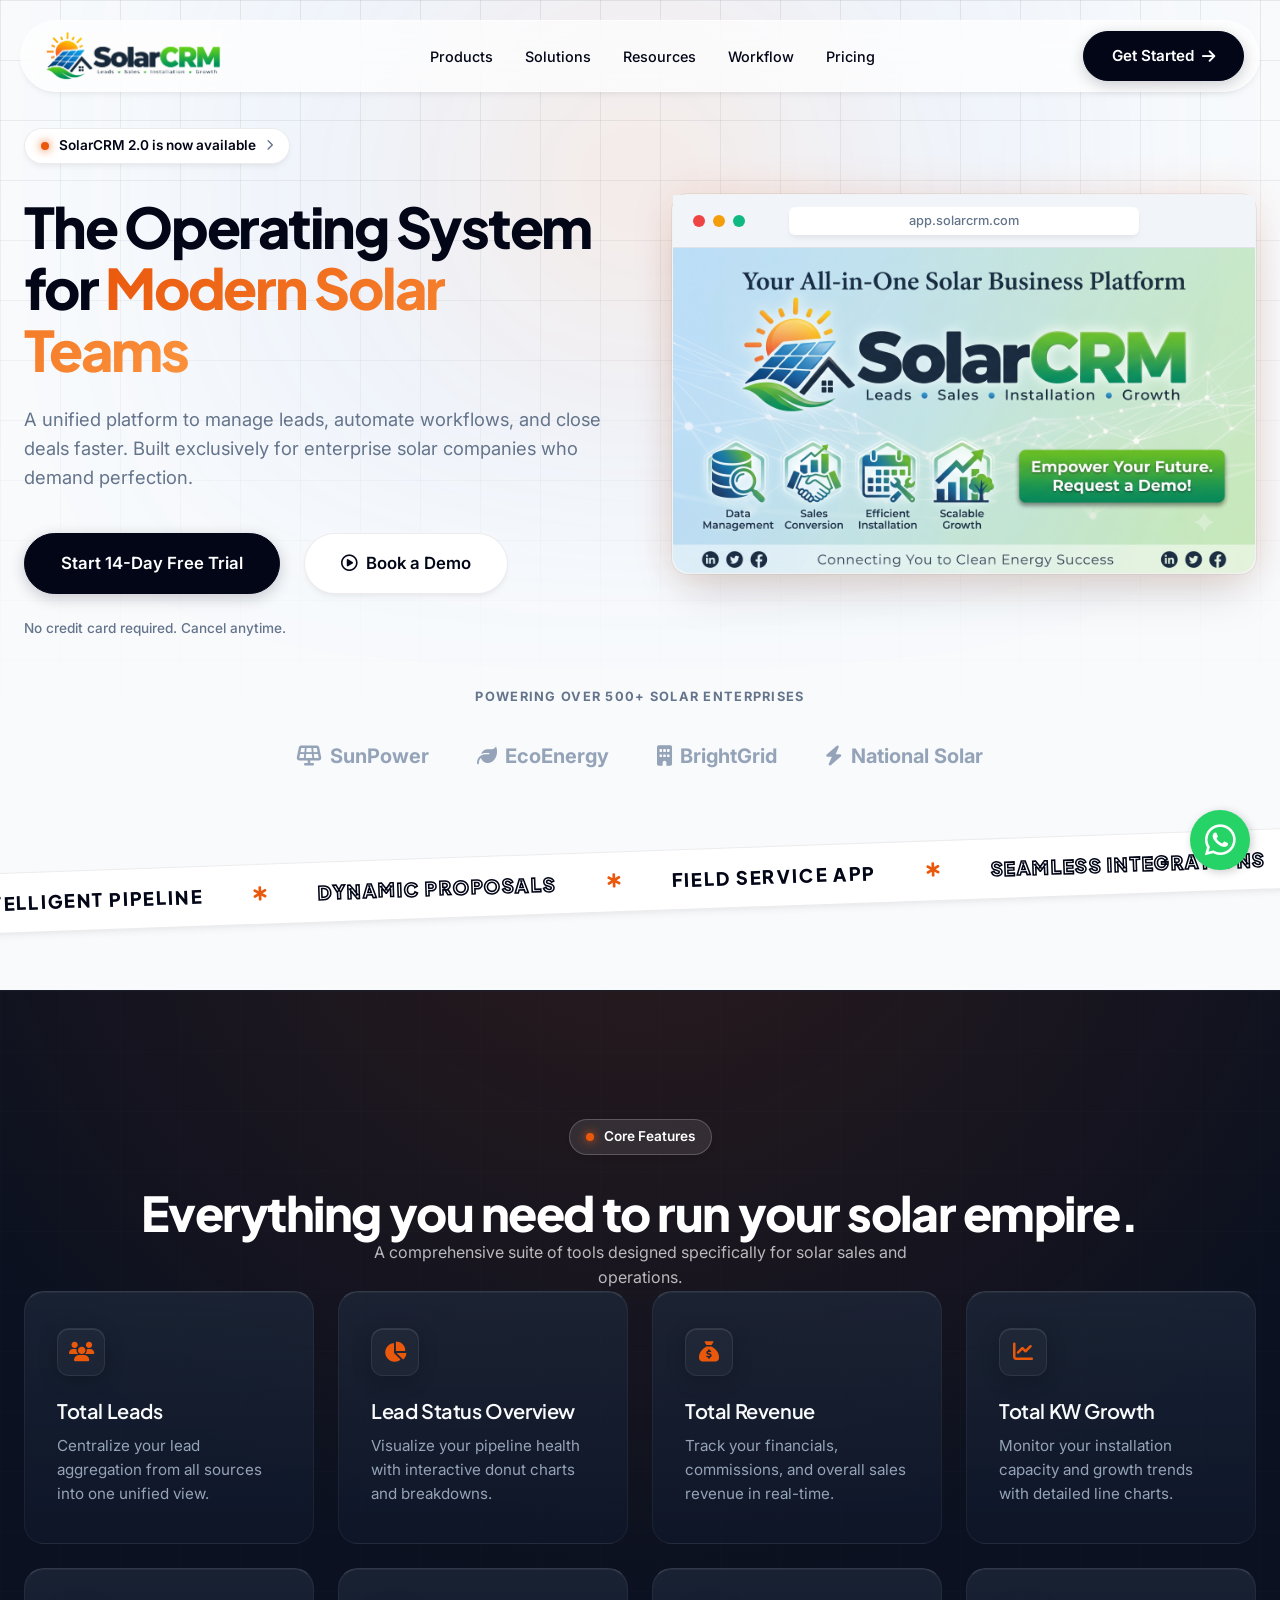
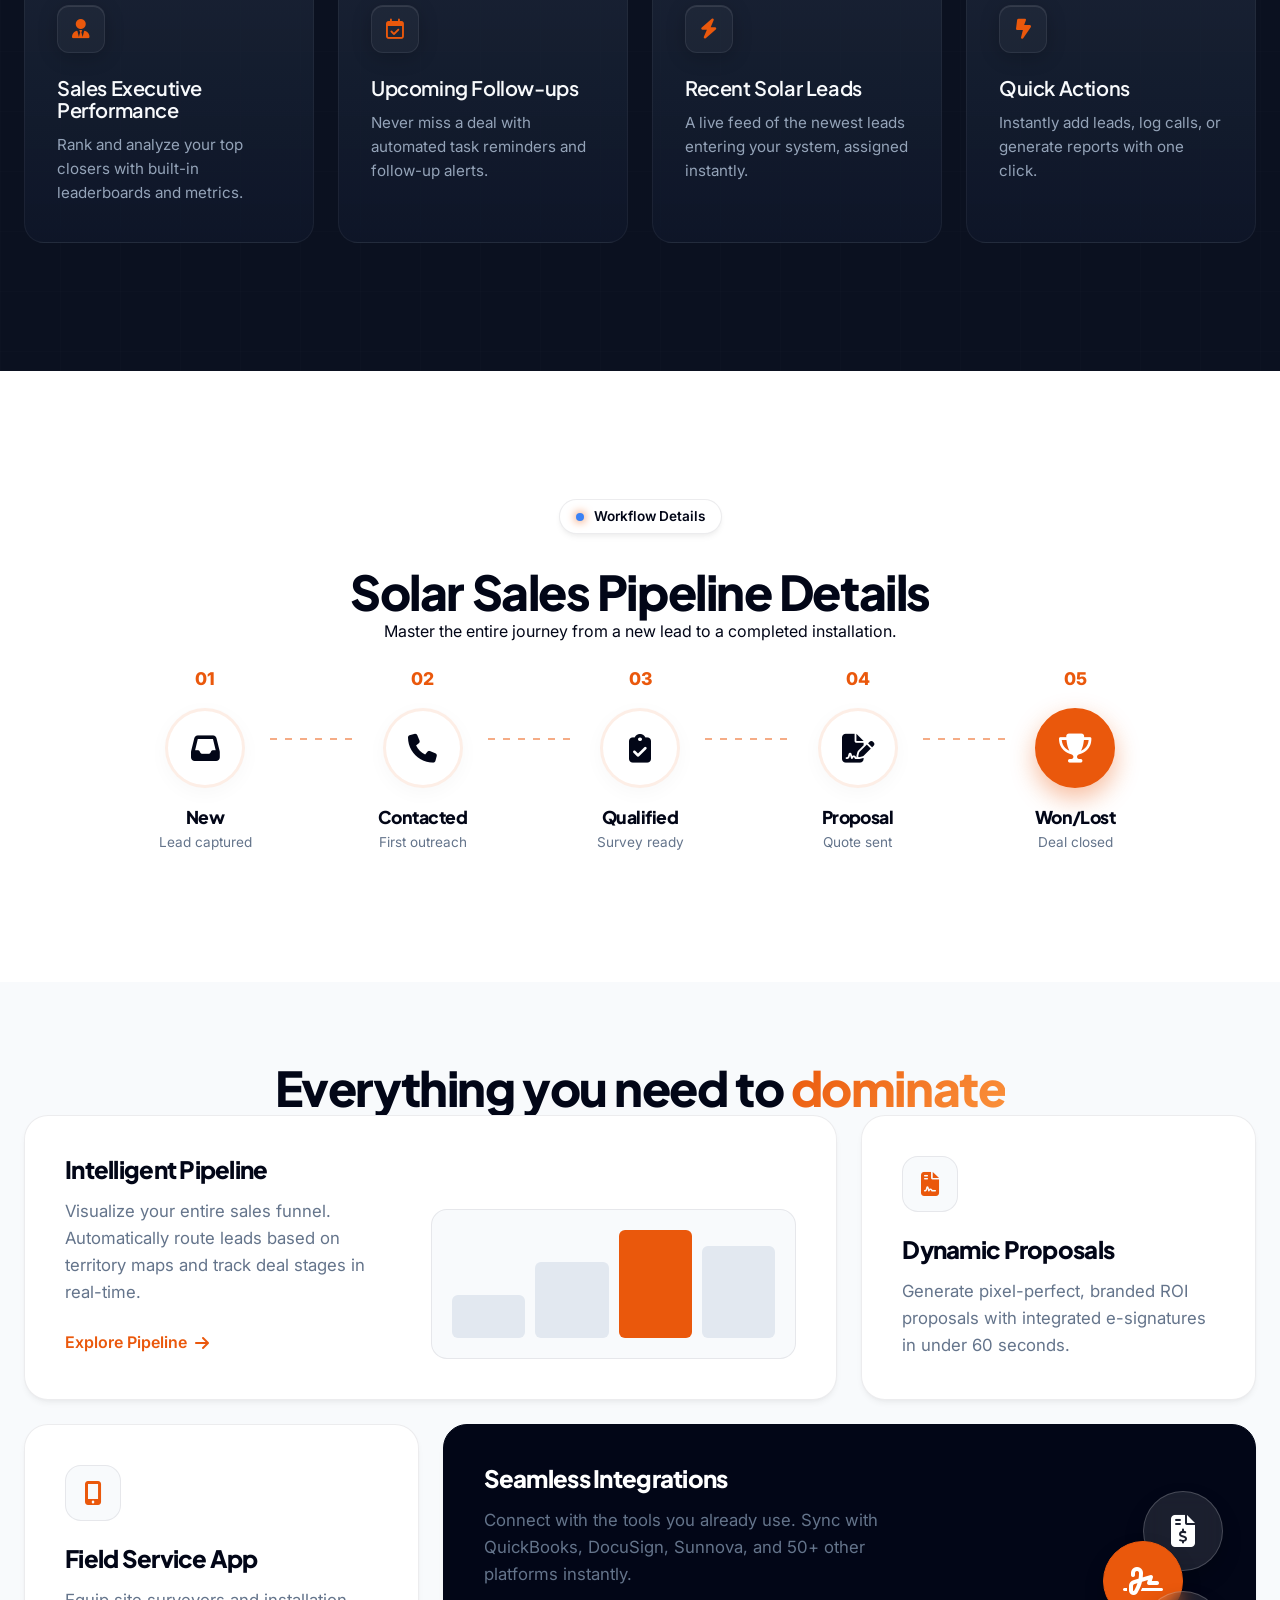
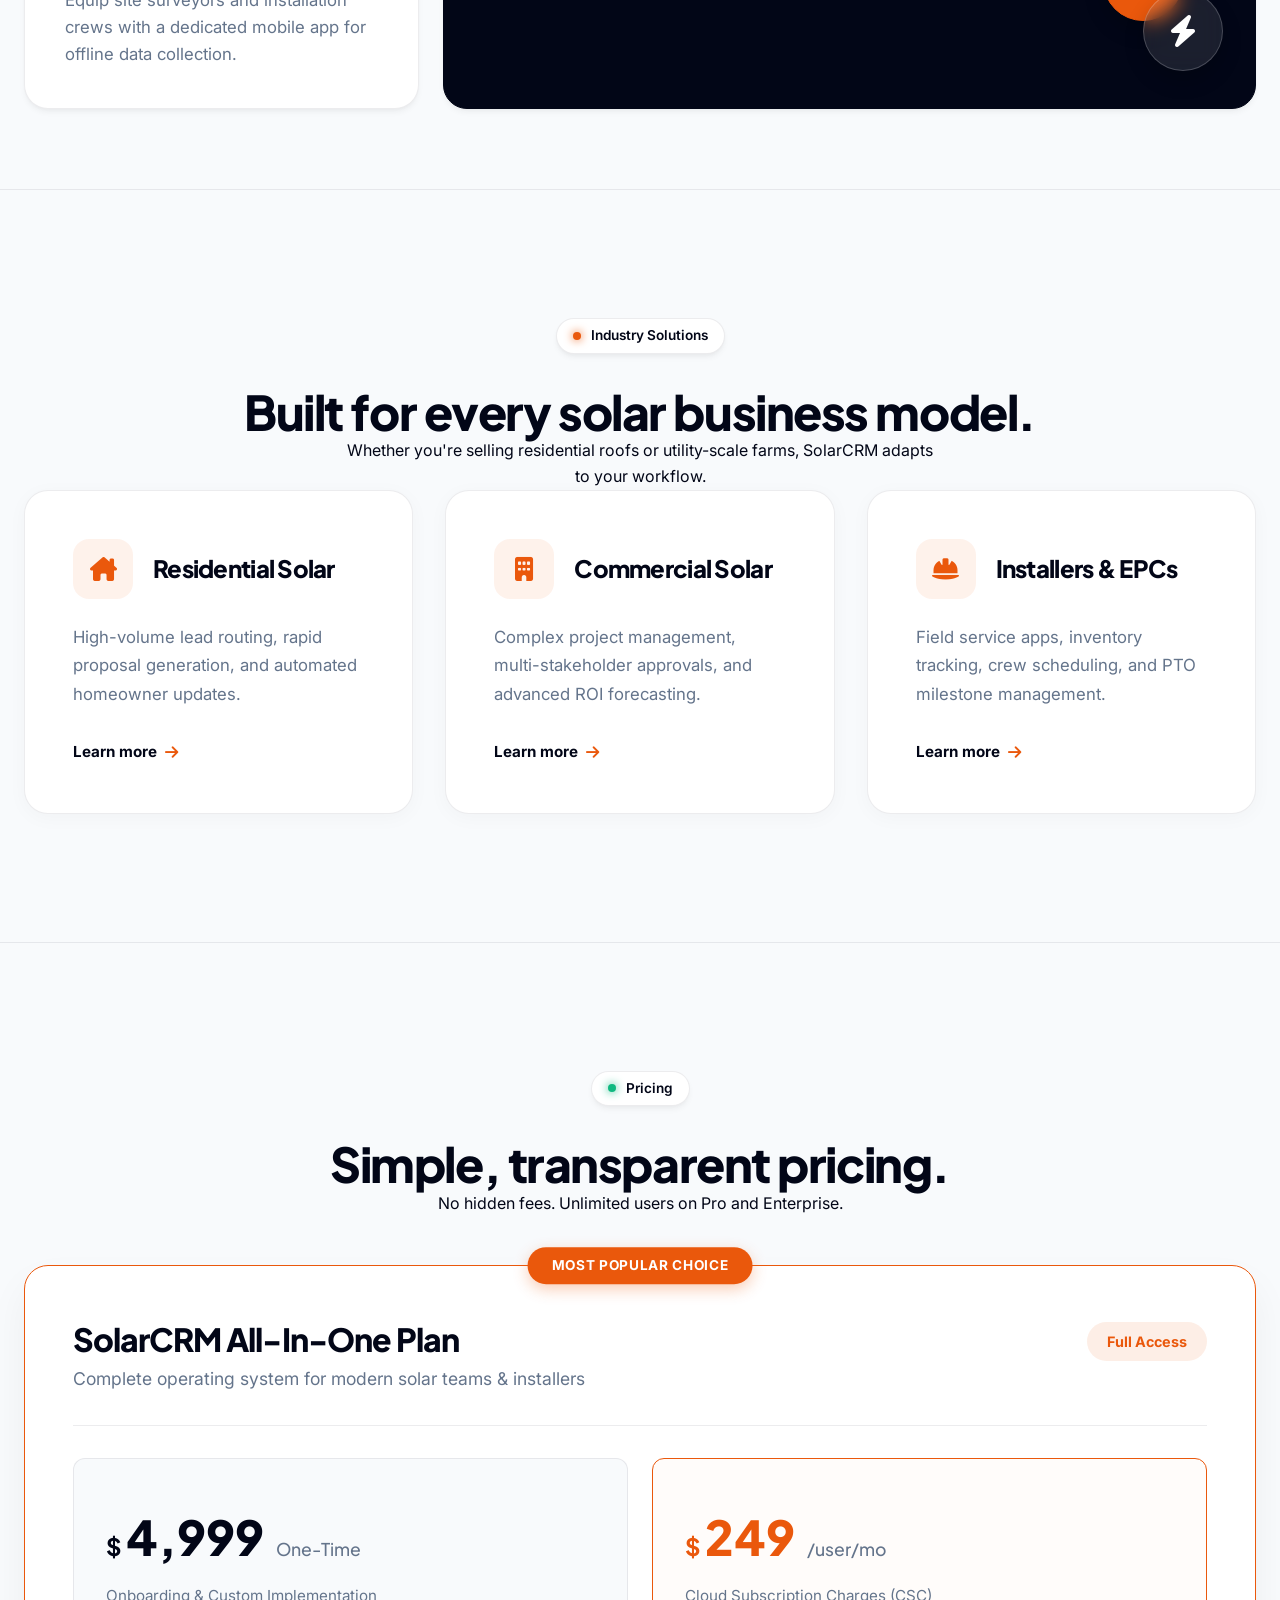
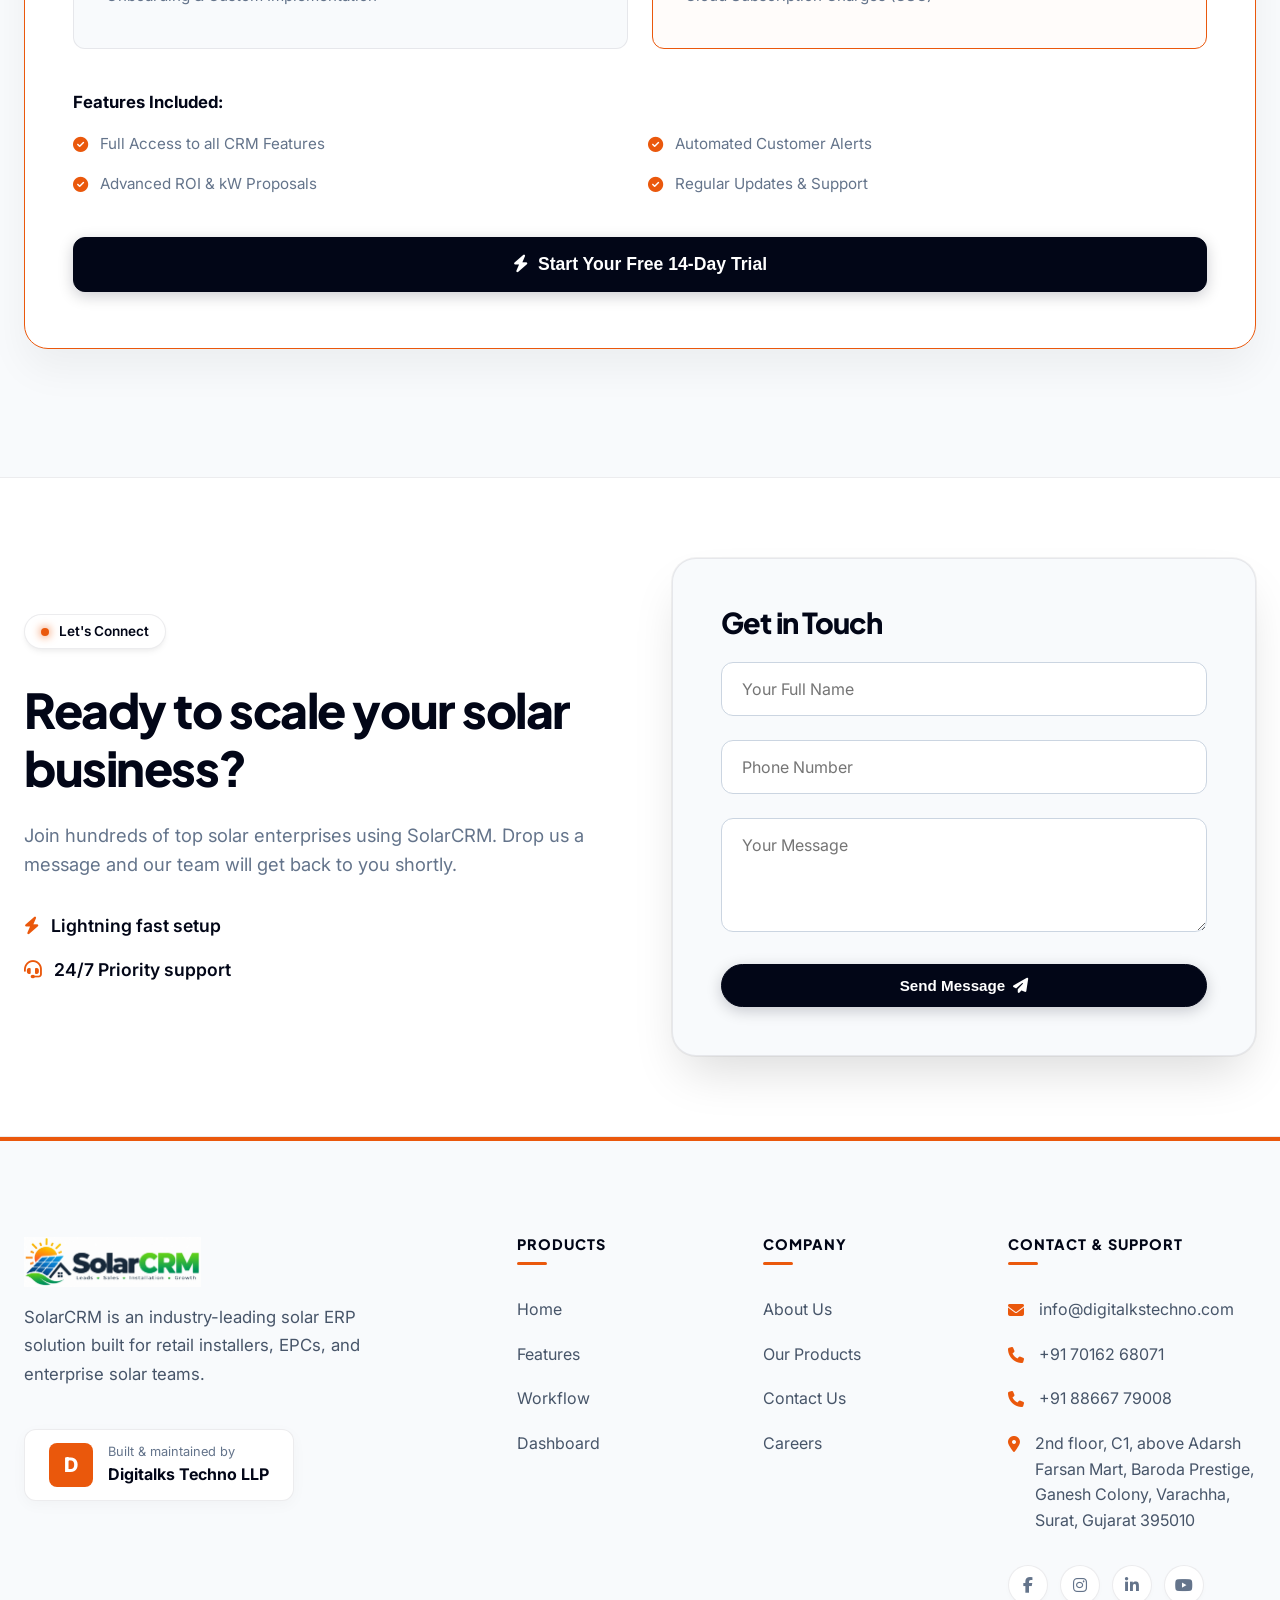
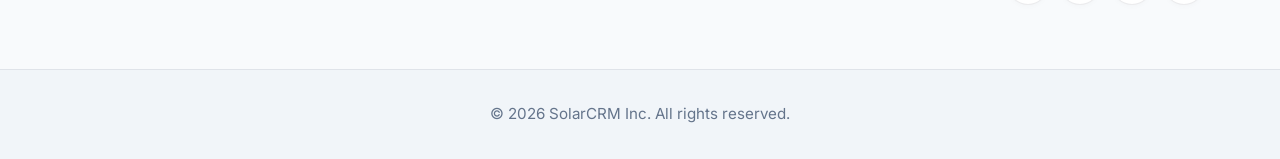
<file: solarcrm/index.html>
<!DOCTYPE html>
<html lang="en">

<head>
    <meta charset="UTF-8">
    <meta name="viewport" content="width=device-width, initial-scale=1.0">
    <title>SolarCRM - Premium Enterprise OS</title>
    <!-- Fonts -->
    <link rel="preconnect" href="https://fonts.googleapis.com">
    <link rel="preconnect" href="https://fonts.gstatic.com" crossorigin>
    <link rel="icon" href="images/favicon.png" type="image/png">
    <link
        href="https://fonts.googleapis.com/css2?family=Plus+Jakarta+Sans:wght@300;400;500;600;700;800&family=Inter:wght@400;500;600&display=swap"
        rel="stylesheet">
    <!-- Icons -->
    <link rel="stylesheet" href="https://cdnjs.cloudflare.com/ajax/libs/font-awesome/6.4.0/css/all.min.css">
    <!-- CSS -->
    <link rel="stylesheet" href="style.css">
</head>

<body>

    <!-- Premium Background -->
    <div class="premium-bg">
        <div class="mesh-gradient"></div>
        <div class="noise-overlay"></div>
        <div class="grid-overlay"></div>
    </div>

    <!-- Floating Navigation -->
    <nav class="premium-nav">
        <div class="nav-container">
            <a href="#" class="brand">
                <img src="images/logo.png" alt="SolarCRM">
            </a>
            <div class="nav-links">
                <a href="#products">Products</a>
                <a href="#solutions">Solutions</a>
                <a href="#resources">Resources</a>
                 <a href="#Workflow">Workflow</a>
                <a href="#pricing">Pricing</a>
            </div>
            <div class="nav-actions">
                <!-- <a href="#" class="nav-link-login">Sign in</a> -->
                <a href="#" class="btn-premium">Get Started <i class="fa-solid fa-arrow-right"></i></a>
            </div>
        </div>
    </nav>

    <!-- Hero Section: Side-by-Side -->
    <section class="hero-premium side-by-side">
        <div class="container">
            <div class="hero-grid">
                <div class="hero-content">
                    <div class="badge-premium mb-3">
                        <span class="badge-dot"></span>
                        SolarCRM 2.0 is now available
                        <i class="fa-solid fa-chevron-right badge-arrow"></i>
                    </div>

                    <h1 class="hero-title">
                        The Operating System for
                        <span class="text-gradient">Modern Solar Teams</span>
                    </h1>

                    <p class="hero-subtitle">
                        A unified platform to manage leads, automate workflows, and close deals faster. Built
                        exclusively for enterprise solar companies who demand perfection.
                    </p>

                    <div class="hero-cta">
                        <a href="#" class="btn-premium btn-lg">Start 14-Day Free Trial</a>
                        <a href="#" class="btn-secondary btn-lg"><i class="fa-regular fa-circle-play"></i> Book a
                            Demo</a>
                    </div>

                    <p class="trust-text mt-4">No credit card required. Cancel anytime.</p>
                </div>

                <!-- Massive Dashboard Visual -->
                <div class="hero-visual-wrapper">
                    <div class="dashboard-mockup">
                        <div class="mockup-header">
                            <div class="mac-dots"><span></span><span></span><span></span></div>
                            <div class="mockup-url">app.solarcrm.com</div>
                        </div>
                        <img src="images/solarcrmbanner.png" alt="SolarCRM Dashboard">

                        <!-- Floating UI Widgets to add extreme detail -->

                    </div>
                </div>
            </div>

            <!-- Logo Cloud -->
            <div class="logo-cloud text-center mt-5">
                <p class="cloud-title">POWERING OVER 500+ SOLAR ENTERPRISES</p>
                <div class="logos justify-center">
                    <div class="logo-item"><i class="fa-solid fa-solar-panel"></i> SunPower</div>
                    <div class="logo-item"><i class="fa-solid fa-leaf"></i> EcoEnergy</div>
                    <div class="logo-item"><i class="fa-solid fa-building"></i> BrightGrid</div>
                    <div class="logo-item"><i class="fa-solid fa-bolt"></i> National Solar</div>
                </div>
            </div>
        </div>
    </section>

    <!-- Unique Rotating Text Ticker -->
    <div class="scrolling-ticker-wrapper">
        <div class="scrolling-ticker">
            <div class="ticker-content">
                <span>Intelligent Pipeline</span>
                <i class="fa-solid fa-star-of-life"></i>
                <span class="outline-text">Dynamic Proposals</span>
                <i class="fa-solid fa-star-of-life"></i>
                <span>Field Service App</span>
                <i class="fa-solid fa-star-of-life"></i>
                <span class="outline-text">Seamless Integrations</span>
                <i class="fa-solid fa-star-of-life"></i>
                <span>Automated Workflows</span>
                <i class="fa-solid fa-star-of-life"></i>
                <span class="outline-text">Real-time Sync</span>
                <i class="fa-solid fa-star-of-life"></i>
            </div>
            <!-- Duplicate for infinite scroll effect -->
            <div class="ticker-content">
                <span>Intelligent Pipeline</span>
                <i class="fa-solid fa-star-of-life"></i>
                <span class="outline-text">Dynamic Proposals</span>
                <i class="fa-solid fa-star-of-life"></i>
                <span>Field Service App</span>
                <i class="fa-solid fa-star-of-life"></i>
                <span class="outline-text">Seamless Integrations</span>
                <i class="fa-solid fa-star-of-life"></i>
                <span>Automated Workflows</span>
                <i class="fa-solid fa-star-of-life"></i>
                <span class="outline-text">Real-time Sync</span>
                <i class="fa-solid fa-star-of-life"></i>
            </div>
        </div>
    </div>

    <!-- Pharma-style Dark Features Section -->
    <section class="pharma-features bg-navy pt-5 pb-5" id="products">
        <div class="container">
            <div class="text-center mb-5">
                <div class="badge-premium mx-auto mb-3 bg-dark-badge" style="cursor: default;">
                    <span class="badge-dot bg-brand"></span> Core Features
                </div>
                <h2 class="section-title text-white">Everything you need to run your solar empire.</h2>
                <p class="section-desc text-white-50 mx-auto" style="max-width: 600px;">A comprehensive suite of tools
                    designed specifically for solar sales and operations.</p>
            </div>

            <div class="pharma-grid">
                <!-- Card 1 -->
                <div class="pharma-card">
                    <div class="pc-icon"><i class="fa-solid fa-users"></i></div>
                    <h4>Total Leads</h4>
                    <p>Centralize your lead aggregation from all sources into one unified view.</p>
                </div>
                <!-- Card 2 -->
                <div class="pharma-card">
                    <div class="pc-icon"><i class="fa-solid fa-chart-pie"></i></div>
                    <h4>Lead Status Overview</h4>
                    <p>Visualize your pipeline health with interactive donut charts and breakdowns.</p>
                </div>
                <!-- Card 3 -->
                <div class="pharma-card">
                    <div class="pc-icon"><i class="fa-solid fa-sack-dollar"></i></div>
                    <h4>Total Revenue</h4>
                    <p>Track your financials, commissions, and overall sales revenue in real-time.</p>
                </div>
                <!-- Card 4 -->
                <div class="pharma-card">
                    <div class="pc-icon"><i class="fa-solid fa-chart-line"></i></div>
                    <h4>Total KW Growth</h4>
                    <p>Monitor your installation capacity and growth trends with detailed line charts.</p>
                </div>
                <!-- Card 5 -->
                <div class="pharma-card">
                    <div class="pc-icon"><i class="fa-solid fa-user-tie"></i></div>
                    <h4>Sales Executive Performance</h4>
                    <p>Rank and analyze your top closers with built-in leaderboards and metrics.</p>
                </div>
                <!-- Card 6 -->
                <div class="pharma-card">
                    <div class="pc-icon"><i class="fa-regular fa-calendar-check"></i></div>
                    <h4>Upcoming Follow-ups</h4>
                    <p>Never miss a deal with automated task reminders and follow-up alerts.</p>
                </div>
                <!-- Card 7 -->
                <div class="pharma-card">
                    <div class="pc-icon"><i class="fa-solid fa-bolt"></i></div>
                    <h4>Recent Solar Leads</h4>
                    <p>A live feed of the newest leads entering your system, assigned instantly.</p>
                </div>
                <!-- Card 8 -->
                <div class="pharma-card">
                    <div class="pc-icon"><i class="fa-solid fa-bolt-lightning"></i></div>
                    <h4>Quick Actions</h4>
                    <p>Instantly add leads, log calls, or generate reports with one click.</p>
                </div>
            </div>
        </div>
    </section>

    <!-- Pharma-style Workflow Section -->
    <section class="pharma-workflow pt-5 pb-5" id="Workflow">
        <div class="container">
            <div class="text-center mb-5">
                <div class="badge-premium mx-auto mb-3" style="cursor: default;">
                    <span class="badge-dot" style="background: #3b82f6;"></span> Workflow Details
                </div>
                <h2 class="section-title">Solar Sales Pipeline Details</h2>
                <p class="section-desc mx-auto">Master the entire journey from a new lead to a completed installation.
                </p>
            </div>

            <div class="workflow-timeline">
                <div class="wt-step">
                    <div class="wt-num">01</div>
                    <div class="wt-icon"><i class="fa-solid fa-inbox"></i></div>
                    <h4>New</h4>
                    <p>Lead captured</p>
                </div>
                <div class="wt-line"></div>
                <div class="wt-step">
                    <div class="wt-num">02</div>
                    <div class="wt-icon"><i class="fa-solid fa-phone"></i></div>
                    <h4>Contacted</h4>
                    <p>First outreach</p>
                </div>
                <div class="wt-line"></div>
                <div class="wt-step">
                    <div class="wt-num">03</div>
                    <div class="wt-icon"><i class="fa-solid fa-clipboard-check"></i></div>
                    <h4>Qualified</h4>
                    <p>Survey ready</p>
                </div>
                <div class="wt-line"></div>
                <div class="wt-step">
                    <div class="wt-num">04</div>
                    <div class="wt-icon"><i class="fa-solid fa-file-signature"></i></div>
                    <h4>Proposal</h4>
                    <p>Quote sent</p>
                </div>
                <div class="wt-line"></div>
                <div class="wt-step">
                    <div class="wt-num">05</div>
                    <div class="wt-icon active"><i class="fa-solid fa-trophy"></i></div>
                    <h4>Won/Lost</h4>
                    <p>Deal closed</p>
                </div>
            </div>
        </div>
    </section>


    <!-- Complex Feature Grid (Bento Box style but premium) -->
    <section class="features-premium pb-5" id="resources">
        <div class="container">
            <div class="text-center mb-5">
                <h2 class="section-title">Everything you need to <span class="text-gradient">dominate</span></h2>
            </div>

            <div class="bento-grid">
                <!-- Large Card -->
                <div class="bento-card span-2">
                    <div class="b-card-content">
                        <h3>Intelligent Pipeline</h3>
                        <p>Visualize your entire sales funnel. Automatically route leads based on territory maps and
                            track deal stages in real-time.</p>
                        <a href="#" class="b-link">Explore Pipeline <i class="fa-solid fa-arrow-right"></i></a>
                    </div>
                    <div class="b-card-visual">
                        <div class="fake-graph">
                            <div class="bar" style="height: 40%"></div>
                            <div class="bar" style="height: 70%"></div>
                            <div class="bar active" style="height: 100%"></div>
                            <div class="bar" style="height: 85%"></div>
                        </div>
                    </div>
                </div>

                <!-- Small Card -->
                <div class="bento-card">
                    <div class="b-icon"><i class="fa-solid fa-file-contract"></i></div>
                    <h3>Dynamic Proposals</h3>
                    <p>Generate pixel-perfect, branded ROI proposals with integrated e-signatures in under 60 seconds.
                    </p>
                </div>

                <!-- Small Card -->
                <div class="bento-card">
                    <div class="b-icon"><i class="fa-solid fa-mobile-screen-button"></i></div>
                    <h3>Field Service App</h3>
                    <p>Equip site surveyors and installation crews with a dedicated mobile app for offline data
                        collection.</p>
                </div>

                <!-- Wide Card -->
                <div class="bento-card span-2 bg-dark text-white p-5 position-relative overflow-hidden">
                    <div class="position-relative z-1" style="max-width: 60%">
                        <h3 class="text-white">Seamless Integrations</h3>
                        <p class="text-white-50">Connect with the tools you already use. Sync with QuickBooks, DocuSign,
                            Sunnova, and 50+ other platforms instantly.</p>
                    </div>
                    <div class="integration-icons">
                        <div class="i-circle"><i class="fa-solid fa-file-invoice-dollar"></i></div>
                        <div class="i-circle"><i class="fa-solid fa-signature"></i></div>
                        <div class="i-circle"><i class="fa-solid fa-bolt"></i></div>
                    </div>
                </div>
            </div>
        </div>
    </section>
    <!-- Solutions Section -->
    <section class="solutions-section pt-5 pb-5 bg-light-gray" id="solutions">
        <div class="container">
            <div class="text-center mb-5">
                <div class="badge-premium mx-auto mb-3" style="cursor: default;">
                    <span class="badge-dot bg-brand"></span> Industry Solutions
                </div>
                <h2 class="section-title">Built for every solar business model.</h2>
                <p class="section-desc mx-auto" style="max-width: 600px;">Whether you're selling residential roofs or
                    utility-scale farms, SolarCRM adapts to your workflow.</p>
            </div>
            <div class="solutions-grid">
                <div class="solution-card">
                    <div class="sc-header">
                        <div class="sc-icon"><i class="fa-solid fa-house-chimney"></i></div>
                        <h3>Residential Solar</h3>
                    </div>
                    <p>High-volume lead routing, rapid proposal generation, and automated homeowner updates.</p>
                    <a href="#" class="sc-link">Learn more <i class="fa-solid fa-arrow-right"></i></a>
                </div>
                <div class="solution-card">
                    <div class="sc-header">
                        <div class="sc-icon"><i class="fa-solid fa-building"></i></div>
                        <h3>Commercial Solar</h3>
                    </div>
                    <p>Complex project management, multi-stakeholder approvals, and advanced ROI forecasting.</p>
                    <a href="#" class="sc-link">Learn more <i class="fa-solid fa-arrow-right"></i></a>
                </div>
                <div class="solution-card">
                    <div class="sc-header">
                        <div class="sc-icon"><i class="fa-solid fa-helmet-safety"></i></div>
                        <h3>Installers & EPCs</h3>
                    </div>
                    <p>Field service apps, inventory tracking, crew scheduling, and PTO milestone management.</p>
                    <a href="#" class="sc-link">Learn more <i class="fa-solid fa-arrow-right"></i></a>
                </div>
            </div>
        </div>
    </section>

    <!-- Pricing Section -->
    <section class="pricing-section pt-5 pb-5" id="pricing">
        <div class="container">
            <div class="text-center mb-5">
                <div class="badge-premium mx-auto mb-3" style="cursor: default;">
                    <span class="badge-dot" style="background: #10b981; box-shadow: 0 0 10px #10b981;"></span> Pricing
                </div>
                <h2 class="section-title">Simple, transparent pricing.</h2>
                <p class="section-desc mx-auto">No hidden fees. Unlimited users on Pro and Enterprise.</p>
            </div>

            <!-- Wide Pricing Card -->
            <div class="pricing-wide-card">
                <div class="pwc-badge">MOST POPULAR CHOICE</div>
                
                <div class="pwc-header">
                    <div>
                        <h3 class="pwc-title">SolarCRM All-In-One Plan</h3>
                        <p class="pwc-subtitle">Complete operating system for modern solar teams & installers</p>
                    </div>
                    <div class="pwc-pill">Full Access</div>
                </div>

                <div class="pwc-boxes">
                    <div class="pwc-box bg-gray">
                        <div class="pwc-price"><span>$</span>4,999 <span>One-Time</span></div>
                        <div class="pwc-desc">Onboarding & Custom Implementation</div>
                    </div>
                    <div class="pwc-box border-brand">
                        <div class="pwc-price text-brand"><span>$</span>249 <span>/user/mo</span></div>
                        <div class="pwc-desc">Cloud Subscription Charges (CSC)</div>
                    </div>
                </div>

                <div class="pwc-features">
                    <div class="f-title">Features Included:</div>
                    <div class="f-grid">
                        <div class="f-item"><i class="fa-solid fa-circle-check text-brand"></i> Full Access to all CRM Features</div>
                        <div class="f-item"><i class="fa-solid fa-circle-check text-brand"></i> Automated Customer Alerts</div>
                        <div class="f-item"><i class="fa-solid fa-circle-check text-brand"></i> Advanced ROI & kW Proposals</div>
                        <div class="f-item"><i class="fa-solid fa-circle-check text-brand"></i> Regular Updates & Support</div>
                    </div>
                </div>

                <button class="btn-premium pwc-btn"><i class="fa-solid fa-bolt"></i> Start Your Free 14-Day Trial</button>
            </div>
        </div>
    </section>

    <!-- Contact Section -->
    <section class="contact-section" id="contact">
        <div class="container">
            <div class="contact-grid">
                <div class="contact-info">
                    <div class="badge-premium mb-3" style="cursor: default;">
                        <span class="badge-dot" style="background: var(--c-brand);"></span> Let's Connect
                    </div>
                    <h2 class="section-title">Ready to scale your solar business?</h2>
                    <p class="section-desc mt-4">Join hundreds of top solar enterprises using SolarCRM. Drop us a message and our team will get back to you shortly.</p>
                    <div class="contact-features mt-4">
                        <div class="c-feature"><i class="fa-solid fa-bolt text-brand"></i> Lightning fast setup</div>
                        <div class="c-feature"><i class="fa-solid fa-headset text-brand"></i> 24/7 Priority support</div>
                    </div>
                </div>
                <div class="contact-form-wrapper">
                    <form class="premium-form" id="contactForm" onsubmit="submitToWhatsApp(event)">
                        <h3 class="mb-4">Get in Touch</h3>
                        <div class="form-group">
                            <input type="text" id="waName" class="form-control" placeholder="Your Full Name" required>
                        </div>
                        <div class="form-group">
                            <input type="tel" id="waPhone" class="form-control" placeholder="Phone Number" pattern="[0-9]{10,12}" oninput="this.value = this.value.replace(/[^0-9]/g, '')" required>
                        </div>
                        <div class="form-group">
                            <textarea id="waMessage" class="form-control" placeholder="Your Message" rows="4" required></textarea>
                        </div>
                        <button type="submit" class="btn-premium w-100" style="width: 100%; justify-content: center;">Send Message <i class="fa-solid fa-paper-plane"></i></button>
                    </form>
                </div>
            </div>
        </div>
    </section>

    <style>
        .contact-section {
            background-color: var(--bg-card);
            border-top: 1px solid var(--border);
            border-bottom: 1px solid var(--border);
            padding-top: 5rem;
            padding-bottom: 5rem;
        }
        .contact-grid {
            display: grid;
            grid-template-columns: 1fr 1fr;
            gap: 4rem;
            align-items: center;
        }
        .contact-info .section-title {
            font-size: 3rem;
            line-height: 1.2;
            margin-bottom: 1rem;
        }
        .contact-info .section-desc {
            font-size: 1.15rem;
            color: var(--t-muted);
            margin-bottom: 2rem;
        }
        .c-feature {
            font-size: 1.1rem;
            font-weight: 600;
            margin-bottom: 1rem;
            display: flex;
            align-items: center;
            gap: 12px;
        }
        .text-brand {
            color: var(--c-brand);
        }
        .contact-form-wrapper {
            background: var(--bg-main);
            padding: 3rem;
            border-radius: 24px;
            border: 1px solid var(--border);
            box-shadow: var(--shadow-massive);
        }
        .premium-form h3 {
            font-size: 1.8rem;
            margin-bottom: 1.5rem;
            color: var(--c-navy);
        }
        .form-group {
            margin-bottom: 1.5rem;
        }
        .form-control {
            width: 100%;
            padding: 16px 20px;
            border-radius: 12px;
            border: 1px solid #cbd5e1;
            background: white;
            font-size: 1rem;
            font-family: inherit;
            color: var(--t-main);
            transition: all 0.3s;
        }
        .form-control:focus {
            outline: none;
            border-color: var(--c-brand);
            box-shadow: 0 0 0 4px rgba(234, 88, 12, 0.1);
        }
        
        @media (max-width: 992px) {
            .contact-grid {
                grid-template-columns: 1fr;
                gap: 2rem;
            }
            .contact-form-wrapper {
                padding: 2rem;
            }
        }
    </style>
    
    <script>
        function submitToWhatsApp(e) {
            e.preventDefault();
            var name = document.getElementById('waName').value;
            var phone = document.getElementById('waPhone').value;
            var message = document.getElementById('waMessage').value;
            
            var text = "Hello SolarCRM,\n\nName: " + name + "\nPhone: " + phone + "\n\nMessage:\n" + message;
            var encodedText = encodeURIComponent(text);
            var whatsappUrl = "https://wa.me/917016268071?text=" + encodedText;
            
            window.open(whatsappUrl, '_blank');
        }
    </script>

    <!-- Light Footer -->
    <footer class="footer-light">
        <div class="container">
            <div class="footer-grid-light">
                <!-- Column 1: Brand -->
                <div class="fl-brand">
                    <a href="#" class="brand" style="text-decoration: none;">
                        <img src="images/logo.png" alt="SolarCRM" style="max-height: 60px; margin-bottom: 1rem;">
                    </a>
                    <p>SolarCRM is an industry-leading solar ERP solution built for retail installers, EPCs, and enterprise solar teams.</p>
                    
                    <div class="fl-maintained">
                        <div class="fl-m-icon">D</div>
                        <div class="fl-m-text">
                            <span>Built & maintained by</span>
                            <strong>Digitalks Techno LLP</strong>
                        </div>
                    </div>
                </div>

                <!-- Column 2: Products -->
                <div class="fl-links">
                    <h4 class="fl-title">PRODUCTS</h4>
                    <a href="#products">Home</a>
                    <a href="#resources">Features</a>
                    <a href="#Workflow">Workflow</a>
                    <a href="#">Dashboard</a>
                </div>

                <!-- Column 3: Company -->
                <div class="fl-links">
                    <h4 class="fl-title">COMPANY</h4>
                    <a href="https://digitalkstechno.com/about-us">About Us</a>
                    <a href="https://digitalkstechno.com/ourproducts">Our Products</a>
                    <a href="https://digitalkstechno.com/contact-us">Contact Us</a>
                    <a href="https://digitalkstechno.com/career">Careers</a>
                </div>

                <!-- Column 4: Contact & Support -->
                <div class="fl-contact">
                    <h4 class="fl-title">CONTACT & SUPPORT</h4>
                    <ul>
                        <li><i class="fa-solid fa-envelope"></i> <a href="mailto:info@digitalkstechno.com" style="color: inherit; text-decoration: none;">info@digitalkstechno.com</a></li>
                        <li><i class="fa-solid fa-phone"></i> <a href="tel:+917016268071" style="color: inherit; text-decoration: none;">+91 70162 68071</a></li>
                        <li><i class="fa-solid fa-phone"></i> <a href="tel:+918866779008" style="color: inherit; text-decoration: none;">+91 88667 79008</a></li>
                        <li><i class="fa-solid fa-location-dot"></i> <a href="https://www.google.com/maps/search/?api=1&query=2nd+floor,+C1,+above+Adarsh+Farsan+Mart,+Baroda+Prestige,+Ganesh+Colony,+Varachha,+Surat,+Gujarat+395010" target="_blank" style="color: inherit; text-decoration: none;">2nd floor, C1, above Adarsh Farsan Mart, Baroda Prestige, Ganesh Colony, Varachha, Surat, Gujarat 395010</a></li>
                    </ul>
                    
                    <div class="fl-social">
                        <a href="https://www.facebook.com/DigiTalksTechnoLLP" target="_blank"><i class="fa-brands fa-facebook-f"></i></a>
                        <a href="https://www.instagram.com/digitalks_techno_llp/" target="_blank"><i class="fa-brands fa-instagram"></i></a>
                        <a href="https://www.linkedin.com/company/105383945" target="_blank"><i class="fa-brands fa-linkedin-in"></i></a>
                        <a href="https://www.youtube.com/@DigiTalks_Techno_LLP" target="_blank"><i class="fa-brands fa-youtube"></i></a>
                    </div>
                </div>
            </div>
        </div>

        <div class="footer-bottom-light">
            <div class="container text-center">
                &copy; 2026 SolarCRM Inc. All rights reserved.
            </div>
        </div>
    </footer>

    <!-- WhatsApp Floating Icon -->
    <a href="https://wa.me/917016268071" class="whatsapp-float" target="_blank" aria-label="Chat on WhatsApp">
        <i class="fa-brands fa-whatsapp"></i>
    </a>
    <style>
        .whatsapp-float {
            position: fixed;
            width: 60px;
            height: 60px;
            bottom: 30px;
            right: 30px;
            background-color: #25d366;
            color: #FFF;
            border-radius: 50px;
            text-align: center;
            font-size: 35px;
            box-shadow: 2px 2px 10px rgba(0,0,0,0.2);
            z-index: 1000;
            display: flex;
            align-items: center;
            justify-content: center;
            text-decoration: none;
            transition: all 0.3s ease;
        }
        .whatsapp-float:hover {
            background-color: #128C7E;
            color: #FFF;
            transform: scale(1.1);
        }
    </style>
</body>
</html>
</file>
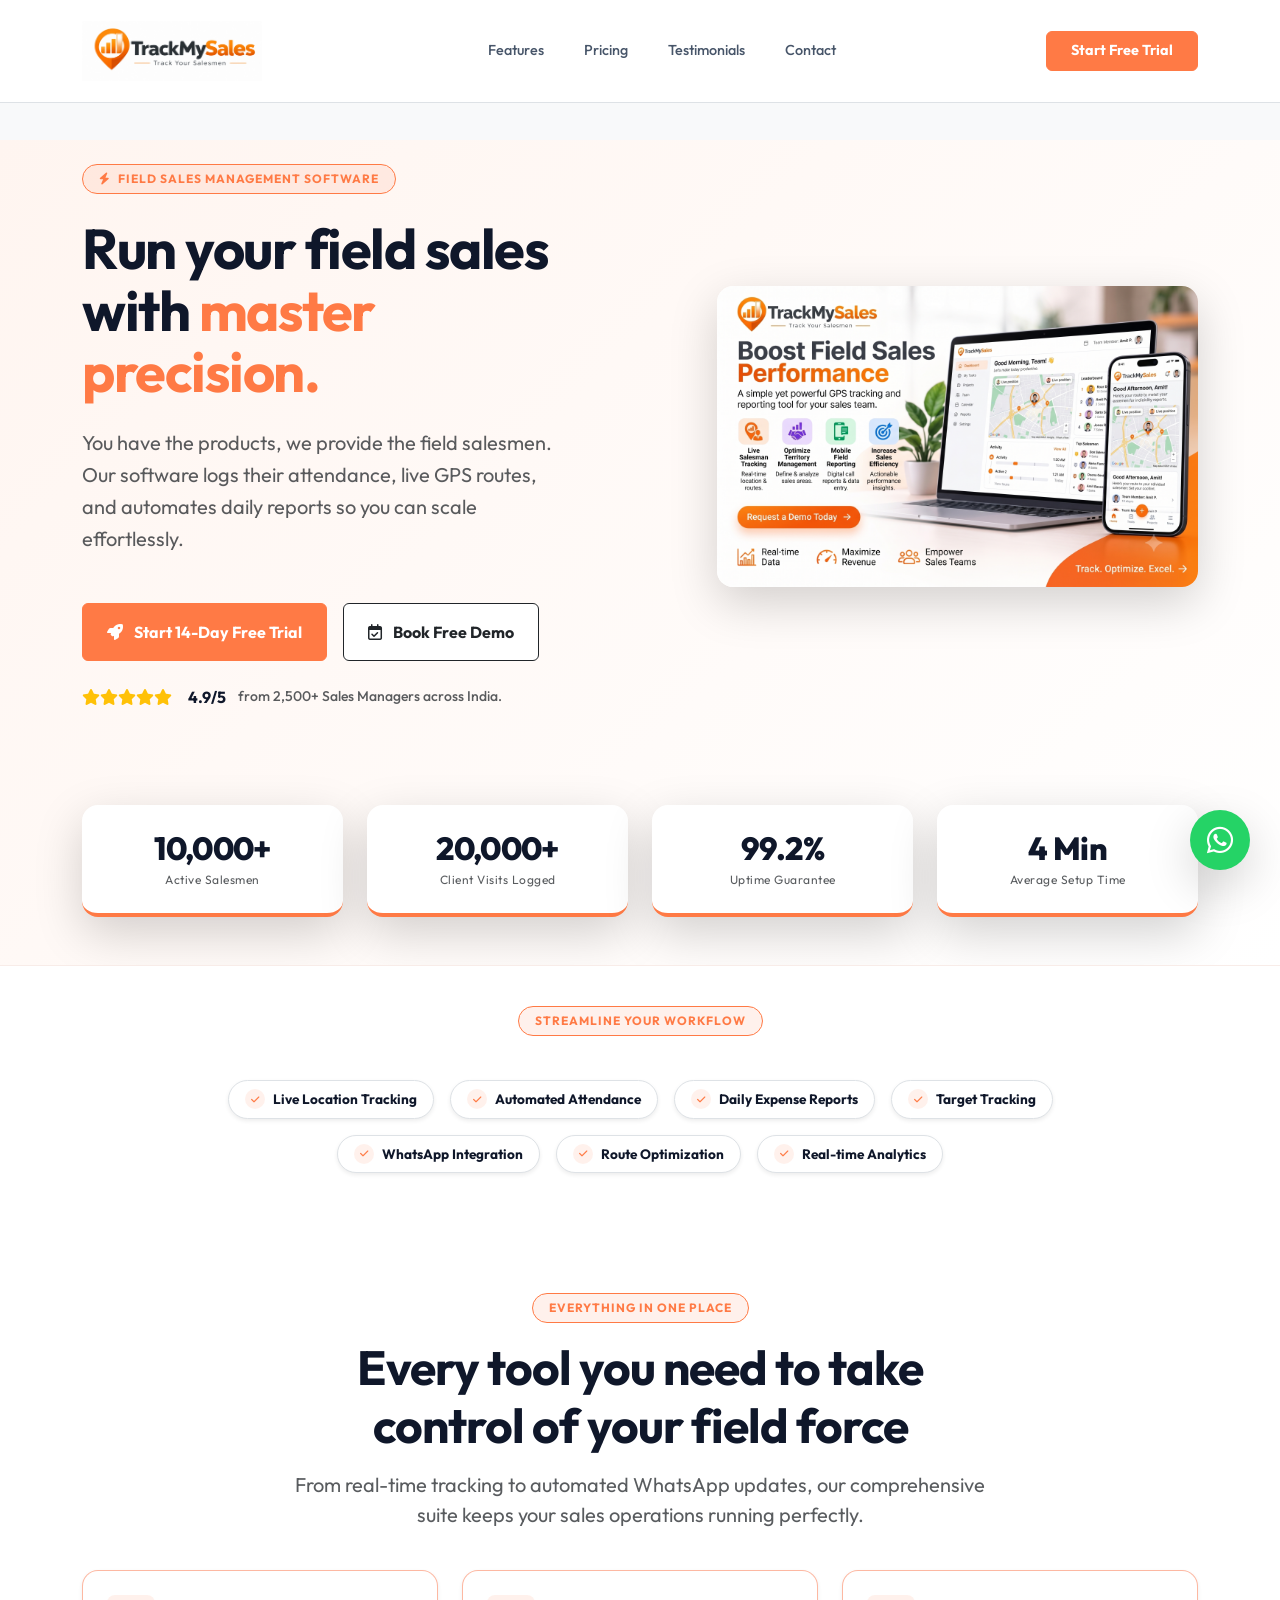
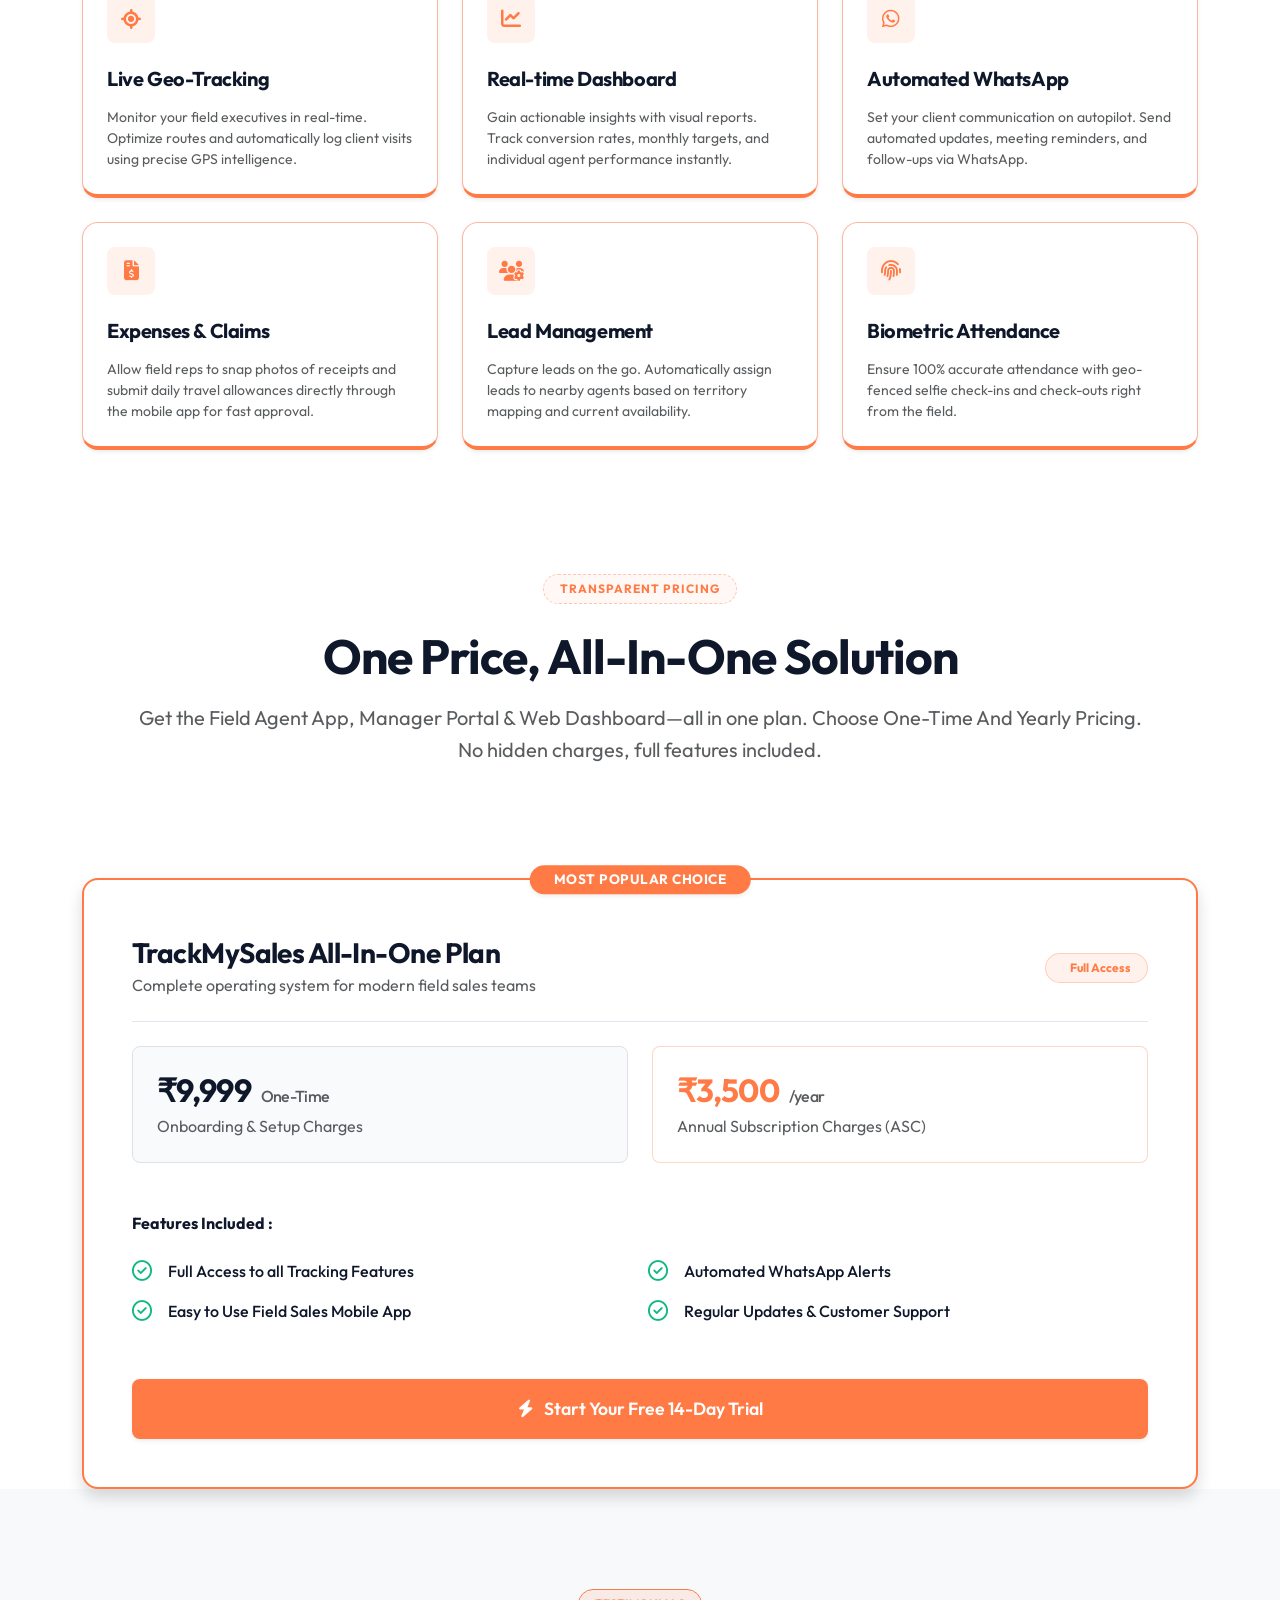
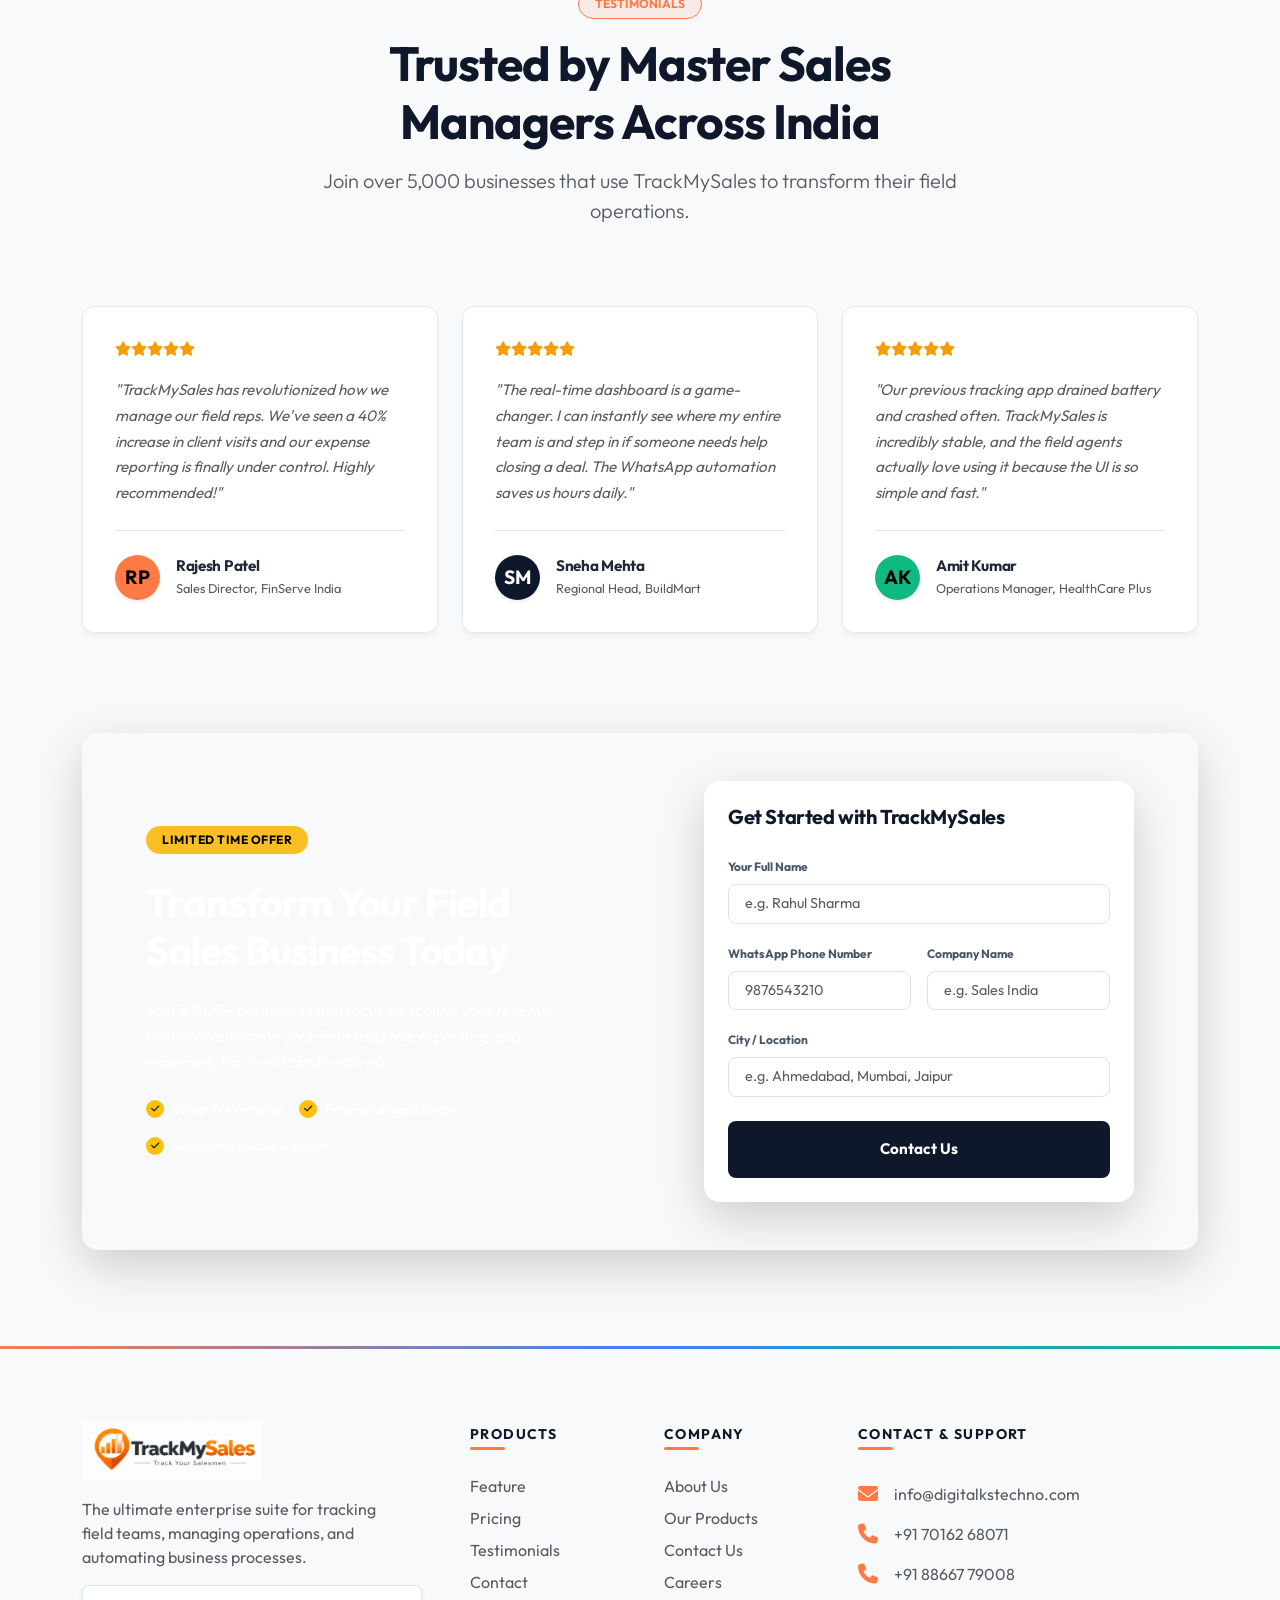
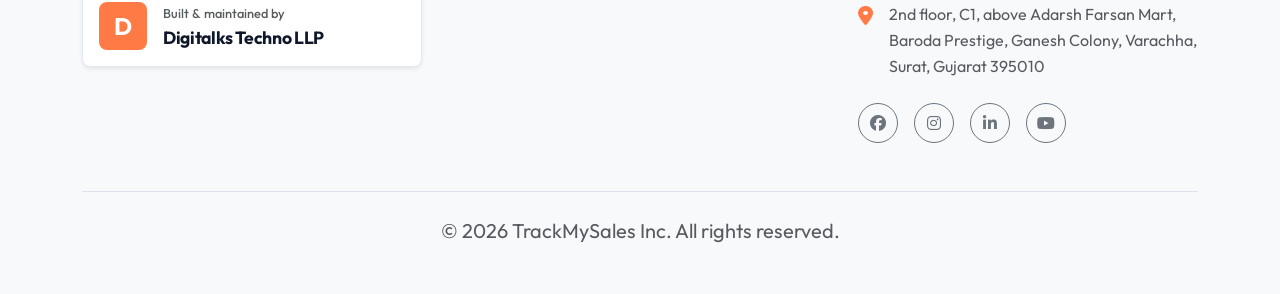
<file: Trackmysales/index.html>
<!DOCTYPE html>
<html lang="en">

<head>
    <meta charset="UTF-8">
    <meta name="viewport" content="width=device-width, initial-scale=1.0">
    <title>TrackMySales | Enterprise Field Tracking</title>
    <link rel="icon" href="images/favicon.png?v=2" type="image/png">
    <!-- Fonts -->
    <link rel="preconnect" href="https://fonts.googleapis.com">
    <link rel="preconnect" href="https://fonts.gstatic.com" crossorigin>
    <link href="https://fonts.googleapis.com/css2?family=Outfit:wght@100..900&display=swap" rel="stylesheet">
    <!-- Bootstrap 5 CSS -->
    <link href="https://cdn.jsdelivr.net/npm/bootstrap@5.3.3/dist/css/bootstrap.min.css" rel="stylesheet">
    <!-- FontAwesome -->
    <link rel="stylesheet" href="https://cdnjs.cloudflare.com/ajax/libs/font-awesome/6.5.2/css/all.min.css">
    <!-- AOS Animation CSS -->
    <link href="https://unpkg.com/aos@2.3.1/dist/aos.css" rel="stylesheet">
    <!-- Custom Styles -->
    <link rel="stylesheet" href="style.css">
</head>

<body class="bg-light">

    <!-- NAVBAR -->
    <nav class="navbar navbar-expand-lg fixed-top bg-white border-bottom" id="mainNav">
        <div class="container">
            <a class="navbar-brand d-flex align-items-center" href="#">
                <img src="images/logo.png" alt="TrackMySales Logo" style="height: 60px; object-fit: contain;">
            </a>
            <button class="navbar-toggler" type="button" data-bs-toggle="collapse" data-bs-target="#navbarNav">
                <i class="fa-solid fa-bars"></i>
            </button>
            <div class="collapse navbar-collapse" id="navbarNav">
                <ul class="navbar-nav mx-auto fw-medium" style="font-size: 0.9rem;">
                    <li class="nav-item"><a class="nav-link px-3" href="#features">Features</a></li>
                    <li class="nav-item"><a class="nav-link px-3" href="#pricing">Pricing</a></li>
                    <li class="nav-item"><a class="nav-link px-3" href="#testimonials">Testimonials</a></li>
                    <li class="nav-item"><a class="nav-link px-3" href="#contact">Contact</a></li>
                </ul>
                <div class="d-flex align-items-center gap-3">
                    <a href="#" class="btn btn-primary  fw-bold px-4 py-2"
                        style="border-radius: 6px; font-size: 0.9rem;">Start Free Trial</a>
                </div>
            </div>
        </div>
    </nav>

    <!-- HERO SECTION -->
    <header class="hero-section  pb-5"
        style="background: linear-gradient(135deg, #fff5f0 0%, #ffffff 100%); border-bottom: 1px solid #f8ece8;">
        <div class="container position-relative pt-4">
            <div class="row align-items-center g-5 mb-5 pb-4">
                <div class="col-lg-6" data-aos="fade-up" data-aos-duration="1000">
                    <div class="badge bg-primary-subtle text-primary border border-primary px-3 py-2 rounded-pill fw-bold mb-4"
                        style="font-size: 0.75rem; letter-spacing: 1px;">
                        <i class="fa-solid fa-bolt me-1"></i> FIELD SALES MANAGEMENT SOFTWARE
                    </div>
                    <h1 class="display-4 fw-bold mb-4 text-dark" style="line-height: 1.1; letter-spacing: -1.5px;">
                        Run your field sales<br>with <span class="text-primary">master precision.</span>
                    </h1>
                    <p class="fs-5 text-muted mb-5 pe-lg-5" style="line-height: 1.6;">
                        You have the products, we provide the field salesmen. Our software logs their attendance, live
                        GPS routes, and automates daily reports so you can scale effortlessly.
                    </p>
                    <div class="d-flex flex-wrap align-items-center gap-3 mb-4">
                        <a href="#pricing" class="btn btn-primary btn-lg px-4 py-3 fw-bold"
                            style="border-radius: 6px; font-size: 1rem;"><i class="fa-solid fa-rocket me-2"></i> Start
                            14-Day Free Trial</a>
                        <a href="#contact" class="btn btn-outline-dark btn-lg px-4 py-3 fw-bold bg-white"
                            style="border-radius: 6px; font-size: 1rem;"><i
                                class="fa-regular fa-calendar-check me-2"></i> Book Free Demo</a>
                    </div>
                    <div class="d-flex align-items-center gap-2 mt-4">
                        <div class="text-warning fs-6">
                            <i class="fa-solid fa-star"></i><i class="fa-solid fa-star"></i><i
                                class="fa-solid fa-star"></i><i class="fa-solid fa-star"></i><i
                                class="fa-solid fa-star"></i>
                        </div>
                        <span class="fw-bold ms-2 text-dark fs-6">4.9/5</span>
                        <span class="text-muted small ms-1 fw-medium">from 2,500+ Sales Managers across India.</span>
                    </div>
                </div>

                <div class="col-lg-6" data-aos="fade-left" data-aos-duration="1200" data-aos-delay="200">
                    <div class="position-relative text-end">
                        <img src="images/hero_banner.png" alt="TrackMySales Dashboard"
                            class="img-fluid rounded-4 shadow-lg w-100" style="max-width: 90%;">
                    </div>
                </div>
            </div>

            <!-- Stats Row -->
            <div class="row g-4 mt-1 justify-content-center stats-row position-relative z-index-2">
                <div class="col-6 col-lg-3" data-aos="fade-up" data-aos-delay="100">
                    <div class="bg-white rounded-3 p-4 text-center stat-card shadow-lg position-relative overflow-hidden"
                        style="border-radius: 16px !important; border-bottom: 4px solid var(--bs-primary) !important;">
                        <h2 class="fw-bold mb-1 text-dark" style="font-weight: 800 !important;">10,000+</h2>
                        <p class="text-muted small mb-0" style="letter-spacing: 0.5px; font-size: 0.75rem;">Active
                            Salesmen</p>
                    </div>
                </div>
                <div class="col-6 col-lg-3" data-aos="fade-up" data-aos-delay="200">
                    <div class="bg-white rounded-3 p-4 text-center stat-card shadow-lg position-relative overflow-hidden"
                        style="border-radius: 16px !important; border-bottom: 4px solid var(--bs-primary) !important;">
                        <h2 class="fw-bold mb-1 text-dark" style="font-weight: 800 !important;">20,000+</h2>
                        <p class="text-muted small mb-0" style="letter-spacing: 0.5px; font-size: 0.75rem;">Client
                            Visits Logged</p>
                    </div>
                </div>
                <div class="col-6 col-lg-3" data-aos="fade-up" data-aos-delay="300">
                    <div class="bg-white rounded-3 p-4 text-center stat-card shadow-lg position-relative overflow-hidden"
                        style="border-radius: 16px !important; border-bottom: 4px solid var(--bs-primary) !important;">
                        <h2 class="fw-bold mb-1 text-dark" style="font-weight: 800 !important;">99.2%</h2>
                        <p class="text-muted small mb-0" style="letter-spacing: 0.5px; font-size: 0.75rem;">Uptime
                            Guarantee</p>
                    </div>
                </div>
                <div class="col-6 col-lg-3" data-aos="fade-up" data-aos-delay="400">
                    <div class="bg-white rounded-3 p-4 text-center stat-card shadow-lg position-relative overflow-hidden"
                        style="border-radius: 16px !important; border-bottom: 4px solid var(--bs-primary) !important;">
                        <h2 class="fw-bold mb-1 text-dark" style="font-weight: 800 !important;">4 Min</h2>
                        <p class="text-muted small mb-0" style="letter-spacing: 0.5px; font-size: 0.75rem;">Average
                            Setup Time</p>
                    </div>
                </div>
            </div>
        </div>
    </header>



    <!-- WORKFLOW PILLS SECTION -->
    <section class=" pt-4 position-relative overflow-hidden" style="background: #ffffff;">
        <div class="container position-relative z-index-1 mt-3">
            <div class="text-center mb-4">
                <span
                    class="badge bg-primary-subtle text-primary border border-primary px-3 py-2 rounded-pill fw-bold"
                    style="font-size: 0.75rem; letter-spacing: 1px;">STREAMLINE YOUR WORKFLOW</span>
            </div>

            <div class="position-relative max-w-900 mx-auto workflow-pills-container">
                <!-- Dashed Line Background -->
                <!-- <div class="position-absolute top-100 start-0 w-100 border-top border-2 border-primary"
                    style="border-style: dashed !important; opacity: 0.15; z-index: 0; transform: translateY(-50%);">
                </div> -->

                <div class="d-flex flex-column align-items-center gap-3 position-relative z-index-1">
                    <!-- Row 1 -->
                    <div class="d-flex justify-content-center flex-wrap gap-3 w-100">
                        <div
                            class="tailor-pill d-flex align-items-center bg-white border rounded-pill px-3 py-2 shadow-sm">
                            <div class="tailor-pill-icon bg-primary-subtle text-primary rounded-circle d-flex align-items-center justify-content-center me-2"
                                style="width: 20px; height: 20px; font-size: 0.6rem;"><i class="fa-solid fa-check"></i>
                            </div>
                            <span class="fw-bold text-dark" style="font-size: 0.85rem;">Live Location Tracking</span>
                        </div>
                        <div
                            class="tailor-pill d-flex align-items-center bg-white border rounded-pill px-3 py-2 shadow-sm">
                            <div class="tailor-pill-icon bg-primary-subtle text-primary rounded-circle d-flex align-items-center justify-content-center me-2"
                                style="width: 20px; height: 20px; font-size: 0.6rem;"><i class="fa-solid fa-check"></i>
                            </div>
                            <span class="fw-bold text-dark" style="font-size: 0.85rem;">Automated Attendance</span>
                        </div>
                        <div
                            class="tailor-pill d-flex align-items-center bg-white border rounded-pill px-3 py-2 shadow-sm">
                            <div class="tailor-pill-icon bg-primary-subtle text-primary rounded-circle d-flex align-items-center justify-content-center me-2"
                                style="width: 20px; height: 20px; font-size: 0.6rem;"><i class="fa-solid fa-check"></i>
                            </div>
                            <span class="fw-bold text-dark" style="font-size: 0.85rem;">Daily Expense Reports</span>
                        </div>
                        <div
                            class="tailor-pill d-flex align-items-center bg-white border rounded-pill px-3 py-2 shadow-sm">
                            <div class="tailor-pill-icon bg-primary-subtle text-primary rounded-circle d-flex align-items-center justify-content-center me-2"
                                style="width: 20px; height: 20px; font-size: 0.6rem;"><i class="fa-solid fa-check"></i>
                            </div>
                            <span class="fw-bold text-dark" style="font-size: 0.85rem;">Target Tracking</span>
                        </div>
                    </div>

                    <!-- Row 2 -->
                    <div class="d-flex justify-content-center flex-wrap gap-3 w-100">
                        <div
                            class="tailor-pill d-flex align-items-center bg-white border rounded-pill px-3 py-2 shadow-sm">
                            <div class="tailor-pill-icon bg-primary-subtle text-primary rounded-circle d-flex align-items-center justify-content-center me-2"
                                style="width: 20px; height: 20px; font-size: 0.6rem;"><i class="fa-solid fa-check"></i>
                            </div>
                            <span class="fw-bold text-dark" style="font-size: 0.85rem;">WhatsApp Integration</span>
                        </div>
                        <div
                            class="tailor-pill d-flex align-items-center bg-white border rounded-pill px-3 py-2 shadow-sm">
                            <div class="tailor-pill-icon bg-primary-subtle text-primary rounded-circle d-flex align-items-center justify-content-center me-2"
                                style="width: 20px; height: 20px; font-size: 0.6rem;"><i class="fa-solid fa-check"></i>
                            </div>
                            <span class="fw-bold text-dark" style="font-size: 0.85rem;">Route Optimization</span>
                        </div>
                        <div
                            class="tailor-pill d-flex align-items-center bg-white border rounded-pill px-3 py-2 shadow-sm">
                            <div class="tailor-pill-icon bg-primary-subtle text-primary rounded-circle d-flex align-items-center justify-content-center me-2"
                                style="width: 20px; height: 20px; font-size: 0.6rem;"><i class="fa-solid fa-check"></i>
                            </div>
                            <span class="fw-bold text-dark" style="font-size: 0.85rem;">Real-time Analytics</span>
                        </div>
                    </div>
                </div>
            </div>
        </div>
    </section>

    <!-- CORE FEATURES GRID -->
    <section id="features" class="section-padding bg-white">
        <div class="container">
            <div class="text-center max-w-700 mx-auto " data-aos="fade-up">
                <span
                    class="badge bg-primary-subtle text-primary border border-primary px-3 py-2 rounded-pill fw-bold mb-3"
                    style="font-size: 0.75rem; letter-spacing: 1px;">EVERYTHING IN ONE PLACE</span>
                <h2 class="fw-bold display-5 mb-3 text-dark" style="letter-spacing: -1px;">Every tool you need to take
                    control of your field force</h2>
                <p class="fs-5 text-muted">From real-time tracking to automated WhatsApp updates, our comprehensive
                    suite keeps your sales operations running perfectly.</p>
            </div>

            <div class="row g-4 mt-3">
                <!-- Feature 1 -->
                <div class="col-md-6 col-lg-4" data-aos="fade-up" data-aos-delay="100">
                    <div class="bg-white  rounded-4 p-4 h-100 shadow-sm feature-card-clean">
                        <div class="d-inline-flex align-items-center justify-content-center bg-primary-subtle text-primary rounded-3 mb-4"
                            style="width: 48px; height: 48px;">
                            <i class="fa-solid fa-location-crosshairs fs-5"></i>
                        </div>
                        <h5 class="fw-bold mb-3 text-dark">Live Geo-Tracking</h5>
                        <p class="text-muted mb-0 small">Monitor your field executives in real-time. Optimize routes and
                            automatically log client visits using precise GPS intelligence.</p>
                    </div>
                </div>

                <!-- Feature 2 -->
                <div class="col-md-6 col-lg-4" data-aos="fade-up" data-aos-delay="200">
                    <div class="bg-white  rounded-4 p-4 h-100 shadow-sm feature-card-clean">
                        <div class="d-inline-flex align-items-center justify-content-center bg-primary-subtle text-primary rounded-3 mb-4"
                            style="width: 48px; height: 48px;">
                            <i class="fa-solid fa-chart-line fs-5"></i>
                        </div>
                        <h5 class="fw-bold mb-3 text-dark">Real-time Dashboard</h5>
                        <p class="text-muted mb-0 small">Gain actionable insights with visual reports. Track conversion
                            rates, monthly targets, and individual agent performance instantly.</p>
                    </div>
                </div>

                <!-- Feature 3 -->
                <div class="col-md-6 col-lg-4" data-aos="fade-up" data-aos-delay="300">
                    <div class="bg-white  rounded-4 p-4 h-100 shadow-sm feature-card-clean">
                        <div class="d-inline-flex align-items-center justify-content-center bg-primary-subtle text-primary rounded-3 mb-4"
                            style="width: 48px; height: 48px;">
                            <i class="fa-brands fa-whatsapp fs-5"></i>
                        </div>
                        <h5 class="fw-bold mb-3 text-dark">Automated WhatsApp</h5>
                        <p class="text-muted mb-0 small">Set your client communication on autopilot. Send automated
                            updates, meeting reminders, and follow-ups via WhatsApp.</p>
                    </div>
                </div>

                <!-- Feature 4 -->
                <div class="col-md-6 col-lg-4" data-aos="fade-up" data-aos-delay="400">
                    <div class="bg-white  rounded-4 p-4 h-100 shadow-sm feature-card-clean">
                        <div class="d-inline-flex align-items-center justify-content-center bg-primary-subtle text-primary rounded-3 mb-4"
                            style="width: 48px; height: 48px;">
                            <i class="fa-solid fa-file-invoice-dollar fs-5"></i>
                        </div>
                        <h5 class="fw-bold mb-3 text-dark">Expenses & Claims</h5>
                        <p class="text-muted mb-0 small">Allow field reps to snap photos of receipts and submit daily
                            travel allowances directly through the mobile app for fast approval.</p>
                    </div>
                </div>

                <!-- Feature 5 -->
                <div class="col-md-6 col-lg-4" data-aos="fade-up" data-aos-delay="500">
                    <div class="bg-white  rounded-4 p-4 h-100 shadow-sm feature-card-clean">
                        <div class="d-inline-flex align-items-center justify-content-center bg-primary-subtle text-primary rounded-3 mb-4"
                            style="width: 48px; height: 48px;">
                            <i class="fa-solid fa-users-gear fs-5"></i>
                        </div>
                        <h5 class="fw-bold mb-3 text-dark">Lead Management</h5>
                        <p class="text-muted mb-0 small">Capture leads on the go. Automatically assign leads to nearby
                            agents based on territory mapping and current availability.</p>
                    </div>
                </div>

                <!-- Feature 6 -->
                <div class="col-md-6 col-lg-4" data-aos="fade-up" data-aos-delay="600">
                    <div class="bg-white  rounded-4 p-4 h-100 shadow-sm feature-card-clean">
                        <div class="d-inline-flex align-items-center justify-content-center bg-primary-subtle text-primary rounded-3 mb-4"
                            style="width: 48px; height: 48px;">
                            <i class="fa-solid fa-fingerprint fs-5"></i>
                        </div>
                        <h5 class="fw-bold mb-3 text-dark">Biometric Attendance</h5>
                        <p class="text-muted mb-0 small">Ensure 100% accurate attendance with geo-fenced selfie
                            check-ins and check-outs right from the field.</p>
                    </div>
                </div>
            </div>
        </div>
    </section>

    <!-- PRICING SECTION -->
    <section id="pricing" class=" bg-white">
        <div class="container pt-4">
            <!-- Headers -->
            <div class="text-center  mx-auto mb-5 pb-3" data-aos="fade-up">
                <span class="badge px-3 py-2 rounded-pill fw-bold mb-4"
                    style="font-size: 0.75rem; letter-spacing: 1px; border: 1px dashed rgba(255, 122, 69, 0.4); background-color: rgba(255, 122, 69, 0.05); color: var(--bs-primary);">TRANSPARENT
                    PRICING</span>
                <h2 class="fw-bold display-5 mb-3 text-dark" style="letter-spacing: -1px;">One Price, All-In-One
                    Solution</h2>
                <p class="fs-5 text-muted mb-4 px-lg-5" style="line-height: 1.6;">Get the Field Agent App, Manager
                    Portal & Web Dashboard—all in one plan. Choose One-Time And Yearly Pricing.<br>No hidden charges,
                    full features included.</p>
            </div>

            <!-- Card -->
            <div class="row justify-content-center" data-aos="fade-up" data-aos-delay="100">
                <div class="col-lg-12">
                    <div class="bg-white rounded-4 p-4 p-md-5 position-relative shadow mt-4"
                        style="border: 2px solid var(--bs-primary);">

                        <!-- Floating Top Badge -->
                        <div class="position-absolute top-0 start-50 translate-middle">
                            <span class="badge bg-primary text-white px-4 py-2 rounded-pill fw-bold shadow-sm"
                                style="font-size: 0.85rem; letter-spacing: 0.5px;">MOST POPULAR CHOICE</span>
                        </div>

                        <!-- Card Header -->
                        <div
                            class="d-flex flex-column flex-md-row justify-content-between align-items-md-center mb-2 mt-2 gap-3">
                            <div>
                                <h3 class="text-dark fw-bold mb-1 fs-3">TrackMySales All-In-One Plan</h3>
                                <p class="text-muted mb-0 fs-6">Complete operating system for modern field sales teams
                                </p>
                            </div>
                            <div>
                                <span class="badge rounded-pill fw-bold px-3 py-2 d-inline-flex align-items-center"
                                    style="background-color: rgba(255, 122, 69, 0.1); color: var(--bs-primary); border: 1px solid rgba(255, 122, 69, 0.3);"><i
                                        class="fa-solid fa-shield-check me-2"></i> Full Access</span>
                            </div>
                        </div>

                        <hr class="my-4" style="border-color: #e2e8f0; opacity: 1;">

                        <!-- Pricing Boxes -->
                        <div class="row g-4 mb-5">
                            <!-- Box 1 (Grey bg) -->
                            <div class="col-md-6">
                                <div class="rounded-3 p-4 h-100 border" style="background-color: #f8fafc;">
                                    <h2 class="fw-bold text-dark mb-1">₹9,999 <span
                                            class="fs-6 text-muted fw-medium ms-1">One-Time</span></h2>
                                    <p class="text-muted mb-0 fs-6">Onboarding & Setup Charges</p>
                                </div>
                            </div>
                            <!-- Box 2 (White bg, colored border) -->
                            <div class="col-md-6">
                                <div class="bg-white rounded-3 p-4 h-100"
                                    style="border: 1px solid rgba(255, 122, 69, 0.3);">
                                    <h2 class="fw-bold mb-1" style="color: var(--bs-primary);">₹3,500 <span
                                            class="fs-6 text-muted fw-medium ms-1">/year</span></h2>
                                    <p class="text-muted mb-0 fs-6">Annual Subscription Charges (ASC)</p>
                                </div>
                            </div>
                        </div>

                        <!-- Features -->
                        <div class="mb-4">
                            <p class="text-dark fw-bold mb-4" style="font-size: 1rem;">Features Included :</p>
                            <div class="row g-3">
                                <div class="col-md-6">
                                    <div class="d-flex align-items-center mb-3">
                                        <i class="fa-regular fa-circle-check fs-5 me-3" style="color: #10b981;"></i>
                                        <span class="text-dark fs-6 fw-medium">Full Access to all Tracking
                                            Features</span>
                                    </div>
                                    <div class="d-flex align-items-center mb-3">
                                        <i class="fa-regular fa-circle-check fs-5 me-3" style="color: #10b981;"></i>
                                        <span class="text-dark fs-6 fw-medium">Easy to Use Field Sales Mobile App</span>
                                    </div>
                                </div>
                                <div class="col-md-6">
                                    <div class="d-flex align-items-center mb-3">
                                        <i class="fa-regular fa-circle-check fs-5 me-3" style="color: #10b981;"></i>
                                        <span class="text-dark fs-6 fw-medium">Automated WhatsApp Alerts</span>
                                    </div>
                                    <div class="d-flex align-items-center mb-3">
                                        <i class="fa-regular fa-circle-check fs-5 me-3" style="color: #10b981;"></i>
                                        <span class="text-dark fs-6 fw-medium">Regular Updates & Customer Support</span>
                                    </div>
                                </div>
                            </div>
                        </div>

                        <!-- CTA Button -->
                        <a href="#contact" class="btn w-100 py-3 mt-3 shadow-sm text-white"
                            style="background-color: var(--bs-primary); border-radius: 8px; font-weight: 600; font-size: 1.1rem;"><i
                                class="fa-solid fa-bolt me-2"></i> Start Your Free 14-Day Trial</a>
                    </div>
                </div>
            </div>
        </div>
    </section>

    <!-- TESTIMONIALS -->
    <section id="testimonials" class="section-padding bg-light">
        <div class="container">
            <div class="text-center max-w-700 mx-auto mb-5 pb-3" data-aos="fade-up">
                <span
                    class="badge bg-primary-subtle text-primary border border-primary px-3 py-2 rounded-pill fw-bold mb-3">TESTIMONIALS</span>
                <h2 class="fw-bold display-5 mb-3">Trusted by Master Sales Managers Across India</h2>
                <p class="lead text-muted">Join over 5,000 businesses that use TrackMySales to transform their field
                    operations.</p>
            </div>

            <div class="row g-4">
                <div class="col-md-4" data-aos="fade-up" data-aos-delay="100">
                    <div class="testimonial-card d-flex flex-column">
                        <div class="mb-3" style="color: #f59e0b; font-size: 0.9rem;">
                            <i class="fa-solid fa-star"></i><i class="fa-solid fa-star"></i><i
                                class="fa-solid fa-star"></i><i class="fa-solid fa-star"></i><i
                                class="fa-solid fa-star"></i>
                        </div>
                        <p class="fst-italic text-muted mb-4 flex-grow-1" style="font-size: 0.95rem; line-height: 1.7;">"TrackMySales has revolutionized how we manage
                            our field reps. We've seen a 40% increase in client visits and our expense reporting is
                            finally under control. Highly recommended!"</p>
                        <div class="d-flex align-items-center mt-auto border-top pt-4">
                            <div class="testimonial-avatar me-3 fw-bold shadow-sm" style="background-color: #ff7a45; color: #000;">RP</div>
                            <div>
                                <h6 class="fw-bold mb-1" style="color: #1e293b; font-size: 0.95rem;">Rajesh Patel</h6>
                                <p class="text-muted mb-0" style="font-size: 0.8rem;">Sales Director, FinServe India</p>
                            </div>
                        </div>
                    </div>
                </div>
                <div class="col-md-4" data-aos="fade-up" data-aos-delay="200">
                    <div class="testimonial-card d-flex flex-column">
                        <div class="mb-3" style="color: #f59e0b; font-size: 0.9rem;">
                            <i class="fa-solid fa-star"></i><i class="fa-solid fa-star"></i><i
                                class="fa-solid fa-star"></i><i class="fa-solid fa-star"></i><i
                                class="fa-solid fa-star"></i>
                        </div>
                        <p class="fst-italic text-muted mb-4 flex-grow-1" style="font-size: 0.95rem; line-height: 1.7;">"The real-time dashboard is a game-changer. I
                            can instantly see where my entire team is and step in if someone needs help closing a deal.
                            The WhatsApp automation saves us hours daily."</p>
                        <div class="d-flex align-items-center mt-auto border-top pt-4">
                            <div class="testimonial-avatar me-3 fw-bold shadow-sm" style="background-color: #0f172a; color: #fff;">SM</div>
                            <div>
                                <h6 class="fw-bold mb-1" style="color: #1e293b; font-size: 0.95rem;">Sneha Mehta</h6>
                                <p class="text-muted mb-0" style="font-size: 0.8rem;">Regional Head, BuildMart</p>
                            </div>
                        </div>
                    </div>
                </div>
                <div class="col-md-4" data-aos="fade-up" data-aos-delay="300">
                    <div class="testimonial-card d-flex flex-column">
                        <div class="mb-3" style="color: #f59e0b; font-size: 0.9rem;">
                            <i class="fa-solid fa-star"></i><i class="fa-solid fa-star"></i><i
                                class="fa-solid fa-star"></i><i class="fa-solid fa-star"></i><i
                                class="fa-solid fa-star"></i>
                        </div>
                        <p class="fst-italic text-muted mb-4 flex-grow-1" style="font-size: 0.95rem; line-height: 1.7;">"Our previous tracking app drained battery and
                            crashed often. TrackMySales is incredibly stable, and the field agents actually love using
                            it because the UI is so simple and fast."</p>
                        <div class="d-flex align-items-center mt-auto border-top pt-4">
                            <div class="testimonial-avatar me-3 fw-bold shadow-sm" style="background-color: #10b981; color: #000;">AK</div>
                            <div>
                                <h6 class="fw-bold mb-1" style="color: #1e293b; font-size: 0.95rem;">Amit Kumar</h6>
                                <p class="text-muted mb-0" style="font-size: 0.8rem;">Operations Manager, HealthCare Plus</p>
                            </div>
                        </div>
                    </div>
                </div>
            </div>
        </div>
    </section>

    <!-- CTA FORM SECTION -->
    <section id="contact" class=" bg-light pb-5 ">
        <div class="container pb-5">
            <div class="row g-0 align-items-center rounded-4 shadow-lg position-relative overflow-hidden"
                data-aos="zoom-in" style="background: linear-gradient(to right, #0f172a 100%);">

                <div class="col-lg-6 p-5 position-relative z-index-1">
                    <div class="ps-lg-3 pe-lg-4">
                        <span class="badge mb-4 px-3 py-2 rounded-pill fw-bold"
                            style="background-color: #fbbf24; color: #000; font-size: 0.75rem; letter-spacing: 0.5px;">LIMITED
                            TIME OFFER</span>
                        <h2 class="display-6 fw-bold mb-4 text-white" style="letter-spacing: -1px; line-height: 1.2;">
                            Transform Your Field Sales Business Today</h2>
                        <p class="fs-6 mb-4" style="color: rgba(255, 255, 255, 0.9); line-height: 1.6;">Join 5,000+
                            businesses and focus on scaling your revenue while we automate your field tracking,
                            reporting, and expenses. No credit card required.</p>

                        <!-- Horizontal Checklist -->
                        <div class="d-flex flex-wrap align-items-center gap-3 fs-6">
                            <div class="d-flex align-items-center fw-medium small">
                                <div class="bg-warning text-dark rounded-circle d-flex align-items-center justify-content-center me-2"
                                    style="width: 18px; height: 18px; font-size: 0.6rem;"><i
                                        class="fa-solid fa-check"></i></div>
                                <span class="text-white">Setup in 4 minutes</span>
                            </div>
                            <div class="d-flex align-items-center fw-medium small">
                                <div class="bg-warning text-dark rounded-circle d-flex align-items-center justify-content-center me-2"
                                    style="width: 18px; height: 18px; font-size: 0.6rem;"><i
                                        class="fa-solid fa-check"></i></div>
                                <span class="text-white">Free setup assistance</span>
                            </div>
                            <div class="d-flex align-items-center fw-medium small mt-lg-2 mt-xl-0">
                                <div class="bg-warning text-dark rounded-circle d-flex align-items-center justify-content-center me-2"
                                    style="width: 18px; height: 18px; font-size: 0.6rem;"><i
                                        class="fa-solid fa-check"></i></div>
                                <span class="text-white">Dedicated phone support</span>
                            </div>
                        </div>
                    </div>
                </div>

                <div class="col-lg-6 p-4 p-lg-5 position-relative z-index-1">
                    <div class="bg-white rounded-4 p-4 shadow-lg text-dark mx-lg-3">
                        <h4 class="fw-bold mb-4 text-dark fs-5">Get Started with TrackMySales</h4>
                        <form id="trackMySalesForm">
                            <div class="mb-3">
                                <label class="form-label small fw-bold" style="color: #475569; font-size: 0.75rem;">Your
                                    Full Name</label>
                                <input type="text" id="waName" class="form-control bg-white border rounded-3 px-3 py-2"
                                    style="border-color: #e2e8f0; font-size: 0.9rem;" placeholder="e.g. Rahul Sharma">
                            </div>
                            <div class="row g-3 mb-3">
                                <div class="col-md-6">
                                    <label class="form-label small fw-bold"
                                        style="color: #475569; font-size: 0.75rem;">WhatsApp Phone Number</label>
                                    <input type="tel" id="waPhone" class="form-control bg-white border rounded-3 px-3 py-2"
                                        style="border-color: #e2e8f0; font-size: 0.9rem;" placeholder="9876543210" maxlength="10" oninput="this.value = this.value.replace(/[^0-9]/g, '')">
                                </div>
                                <div class="col-md-6">
                                    <label class="form-label small fw-bold"
                                        style="color: #475569; font-size: 0.75rem;">Company Name</label>
                                    <input type="text" id="waCompany" class="form-control bg-white border rounded-3 px-3 py-2"
                                        style="border-color: #e2e8f0; font-size: 0.9rem;"
                                        placeholder="e.g. Sales India">
                                </div>
                            </div>
                            <div class="mb-4">
                                <label class="form-label small fw-bold" style="color: #475569; font-size: 0.75rem;">City
                                    / Location</label>
                                <input type="text" id="waCity" class="form-control bg-white border rounded-3 px-3 py-2"
                                    style="border-color: #e2e8f0; font-size: 0.9rem;"
                                    placeholder="e.g. Ahmedabad, Mumbai, Jaipur">
                            </div>
                            <button type="button" onclick="sendWhatsAppMessage()" class="btn w-100 fw-bold rounded-3 py-3"
                                style="background-color: #0f172a; color: white; font-size: 0.95rem;">Contact Us</button>
                        </form>
                    </div>
                </div>
            </div>
        </div>
    </section>

    <!-- FOOTER -->
    <footer class="bg-light py-5 footer-gradient-border">
        <div class="container pt-4">
            <div class="row g-5 mb-5">
                <div class="col-lg-4">
                    <a class="navbar-brand d-flex align-items-center mb-3" href="#">
                        <img src="images/logo.png" alt="TrackMySales Logo" style="height: 60px; object-fit: contain;">
                    </a>
                    <p class="text-muted pe-lg-4 mt-3">The ultimate enterprise suite for tracking field teams, managing
                        operations, and automating business processes.</p>
                 
                                <!-- Built By Badge in Box -->
                    <div class="d-flex align-items-center p-3 rounded-3 border bg-white shadow-sm mt-3"
                        style="border-color: #e2e8f0 !important;">
                        <div class="bg-primary text-white d-flex justify-content-center align-items-center rounded-3 me-3"
                            style="width: 48px; height: 48px; font-weight: bold; font-size: 1.5rem;">
                            D
                        </div>
                        <div>
                            <p class="text-muted mb-1" style="font-size: 0.8rem; font-weight: 500;">Built & maintained
                                by</p>
                            <h6 class="fw-bold mb-0 text-dark" style="font-size: 1.1rem;">Digitalks Techno LLP</h6>
                        </div>
                    </div>
                </div>

                <div class="col-lg-2 col-md-4">
                    <h6 class="fw-bold mb-4 text-uppercase tracking-wide small footer-title">Products</h6>
                    <ul class="list-unstyled footer-links">
                        <li class="mb-2"><a href="#features"
                                class="text-muted text-decoration-none hover-primary">Feature</a></li>
                        <li class="mb-2"><a href="#pricing"
                                class="text-muted text-decoration-none hover-primary">Pricing</a></li>
                        <li class="mb-2"><a href="#testimonials"
                                class="text-muted text-decoration-none hover-primary">Testimonials</a></li>
                        <li class="mb-2"><a href="#contact"
                                class="text-muted text-decoration-none hover-primary">Contact</a></li>
                    </ul>
                </div>

                <div class="col-lg-2 col-md-4">
                    <h6 class="fw-bold mb-4 text-uppercase tracking-wide small footer-title">Company</h6>
                    <ul class="list-unstyled footer-links">
                        <li class="mb-2"><a href="https://digitalkstechno.com/about-us"
                                class="text-muted text-decoration-none hover-primary">About Us</a>
                        <li class="mb-2"><a href="https://digitalkstechno.com/ourproducts"
                                class="text-muted text-decoration-none hover-primary">Our Products
                            </a></li>
                        <li class="mb-2"><a href="https://digitalkstechno.com/contact-us"
                                class="text-muted text-decoration-none hover-primary">Contact Us</a></li>
                        <li class="mb-2"><a href="https://digitalkstechno.com/career"
                                class="text-muted text-decoration-none hover-primary">Careers</a></li>
                    </ul>
                </div>

                <div class="col-lg-4 col-md-4">
                    <h6 class="fw-bold mb-4 text-uppercase tracking-wide small footer-title">Contact & Support</h6>
                    <ul class="list-unstyled text-muted mb-4 mt-2">
                        <li class="mb-3 d-flex align-items-center">
                            <i class="fa-solid fa-envelope me-3 text-primary fs-5"></i>
                            <a href="mailto:info@digitalkstechno.com"
                                class="text-muted text-decoration-none fs-6 hover-primary">info@digitalkstechno.com</a>
                        </li>
                        <li class="mb-3 d-flex align-items-center">
                            <i class="fa-solid fa-phone me-3 text-primary fs-5"></i>
                            <a href="tel:+917016268071" class="text-muted text-decoration-none fs-6 hover-primary">+91
                                70162 68071</a>
                        </li>
                        <li class="mb-3 d-flex align-items-center">
                            <i class="fa-solid fa-phone me-3 text-primary fs-5"></i>
                            <a href="tel:+918866779008" class="text-muted text-decoration-none fs-6 hover-primary">+91
                                88667 79008</a>
                        </li>
                        <li class="mb-3 d-flex align-items-start">
                            <i class="fa-solid fa-location-dot me-3 text-primary fs-5 mt-1"></i>
                            <a href="https://www.google.com/maps/search/?api=1&query=2nd+floor,+C1,+above+Adarsh+Farsan+Mart,+Baroda+Prestige,+Ganesh+Colony,+Varachha,+Surat,+Gujarat+395010"
                                target="_blank" class="text-muted text-decoration-none fs-6 hover-primary"
                                style="line-height: 1.6;">2nd floor, C1, above Adarsh Farsan Mart, Baroda Prestige,
                                Ganesh Colony, Varachha, Surat, Gujarat 395010</a>
                        </li>
                    </ul>
   <div class="d-flex gap-3 mt-4">
                        <a href="https://www.facebook.com/DigiTalksTechnoLLP"
                            class="btn btn-outline-secondary rounded-circle"
                            style="width: 40px; height: 40px; display: inline-flex; align-items: center; justify-content: center;"><i
                                class="fa-brands fa-facebook"></i></a>
                        <a href="https://www.instagram.com/digitalks_techno_llp/"
                            class="btn btn-outline-secondary rounded-circle"
                            style="width: 40px; height: 40px; display: inline-flex; align-items: center; justify-content: center;"><i
                                class="fa-brands fa-instagram"></i></a>
                        <a href="https://www.linkedin.com/company/105383945"
                            class="btn btn-outline-secondary rounded-circle"
                            style="width: 40px; height: 40px; display: inline-flex; align-items: center; justify-content: center;"><i
                                class="fa-brands fa-linkedin-in"></i></a>
                        <a href="https://www.youtube.com/@DigiTalks_Techno_LLP"
                            class="btn btn-outline-secondary rounded-circle"
                            style="width: 40px; height: 40px; display: inline-flex; align-items: center; justify-content: center;"><i
                                class="fa-brands fa-youtube"></i></a>
                    </div>

                </div>
            </div>

            <div class="border-top pt-4 text-center">
                <p class="text-muted small mb-0 fs-5">&copy; 2026 TrackMySales Inc. All rights reserved. </p>
            </div>
        </div>
    </footer>

    <!-- Scripts -->
    <!-- Floating WhatsApp Button -->
    <a href="https://wa.me/917016268071" class="whatsapp-float shadow-lg" target="_blank" rel="noopener noreferrer"
        title="Chat with us on WhatsApp">
        <i class="fa-brands fa-whatsapp"></i>
    </a>

    <script src="https://cdn.jsdelivr.net/npm/bootstrap@5.3.3/dist/js/bootstrap.bundle.min.js"></script>
    <!-- AOS Animation JS -->
    <script src="https://unpkg.com/aos@2.3.1/dist/aos.js"></script>
    <script src="script.js"></script>
</body>

</html>
</file>
<file: bzpayment/style.css>
:root{
  --ink:#0B1626;
  --ink-soft:#16233A;
  --blue-700:#1544C7;
  --blue-600:#1D5FE0;
  --blue-500:#2F7CF0;
  --blue-400:#4FA6F5;
  --blue-100:#E9F2FE;
  --sky:#38BDF8;
  --bg:#F4F8FD;
  --surface:#FFFFFF;
  --border:#E1E8F4;
  --muted:#5C6B84;
  --muted-2:#8794A8;
  --green:#12A25D;
  --green-soft:#E4F7EE;
  --red:#DC3A3A;
  --red-soft:#FCEAEA;
  --amber:#E7960C;
  --amber-soft:#FCF2DE;
  --radius-lg:20px;
  --radius-md:14px;
  --radius-sm:10px;
  --shadow-1: 0 1px 2px rgba(11,22,38,.06), 0 8px 24px -12px rgba(11,22,38,.10);
  --shadow-2: 0 18px 45px -20px rgba(21,68,199,.35);
}
:root[data-theme="dark"]{
  --ink:#EAF1FC; --ink-soft:#CBD8EC;
  --bg:#0A1220; --surface:#0F1A2C; --border:#1E2C44;
  --muted:#9FB0C9; --muted-2:#7C8CA6;
  --blue-100:#12233F;
  --green-soft:#0E2A20; --red-soft:#301415; --amber-soft:#2E2410;
  --shadow-1: 0 1px 2px rgba(0,0,0,.4), 0 8px 24px -12px rgba(0,0,0,.5);
}
@media (prefers-color-scheme: dark){
  :root:not([data-theme="light"]){
    --ink:#EAF1FC; --ink-soft:#CBD8EC;
    --bg:#0A1220; --surface:#0F1A2C; --border:#1E2C44;
    --muted:#9FB0C9; --muted-2:#7C8CA6;
    --blue-100:#12233F;
    --green-soft:#0E2A20; --red-soft:#301415; --amber-soft:#2E2410;
    --shadow-1: 0 1px 2px rgba(0,0,0,.4), 0 8px 24px -12px rgba(0,0,0,.5);
  }
}

*{box-sizing:border-box;}
html{scroll-behavior:smooth;}
body{
  background:var(--bg);
  color:var(--ink);
  font-family:'Inter',system-ui,-apple-system,Segoe UI,Roboto,sans-serif;
  font-size:16px;
  line-height:1.55;
  text-transform: capitalize;
  -webkit-font-smoothing:antialiased;
  overflow-x:hidden;
}
h1,h2,h3,h4,.font-display{
  font-family:'Sora',system-ui,-apple-system,sans-serif;
  color:var(--ink);
  letter-spacing:-0.01em;
}
a{color:var(--blue-600); text-decoration:none;}
.container-xl{max-width:1400px; margin:0 auto; padding:0 24px;}
section{position:relative;}
.section-pad{padding:88px 0;}
@media (max-width:768px){ .section-pad{padding:56px 0;} }

.eyebrow{
  display:inline-flex; align-items:center; gap:8px;
  font-size:13px; font-weight:600; color:var(--blue-600);
  background:var(--blue-100); padding:6px 14px; border-radius:100px;
  /* margin-bottom:18px; */
}
.section-head{max-width:760px; margin:0 auto 64px; text-align:center;}
.section-head h2{font-size:clamp(32px,4vw,46px); font-weight:800; margin-bottom:18px; background:linear-gradient(135deg, var(--ink) 40%, var(--blue-600)); -webkit-background-clip:text; -webkit-text-fill-color:transparent; background-clip:text; color:var(--ink); letter-spacing:-0.02em; line-height:1.2;}
.section-head p{color:var(--muted); font-size:18.5px; margin:0 auto; max-width:640px;}

/* ---------- NAV ---------- */
.navbar-bz{
  position:sticky; top:0; z-index:1000;
  background:rgba(255,255,255,.86);
  backdrop-filter:blur(14px);
  border-bottom:1px solid var(--border);
}
:root[data-theme="dark"] .navbar-bz { background:rgba(10,18,32,.86); }
@media (prefers-color-scheme: dark){ .navbar-bz{background:rgba(10,18,32,.86);} }
.navbar-bz .container-xl{display:flex; align-items:center; justify-content:space-between; padding-top:14px; padding-bottom:14px;}
.brand{display:flex; align-items:center; gap:10px; font-family:'Sora'; font-weight:700; font-size:19px; color:var(--ink);}
.brand-mark{width:34px; height:34px; border-radius:9px; background:linear-gradient(155deg,var(--sky),var(--blue-700)); display:flex; align-items:center; justify-content:center; flex:none; box-shadow:var(--shadow-2);}
.brand-mark svg{width:19px; height:19px;}
.nav-links{display:flex; align-items:center; gap:30px;}
.nav-links a{color:var(--muted); font-weight:500; font-size:14.5px;}
.nav-links a:hover{color:var(--ink);}
.nav-cta{
  background:var(--ink); color:#fff !important; padding:9px 18px; border-radius:9px; font-weight:600 !important; font-size:14px !important;
  transition:transform .18s ease, background .18s ease;
}
.nav-cta:hover{background:var(--blue-700); transform:translateY(-1px);}
.nav-toggle{display:none; background:none; border:1px solid var(--border); border-radius:8px; width:38px; height:38px; align-items:center; justify-content:center;}
@media (max-width: 860px){
  .nav-links{position:absolute; top:100%; left:0; right:0; background:var(--surface); flex-direction:column; align-items:flex-start; gap:0; border-bottom:1px solid var(--border); max-height:0; overflow:hidden; transition:max-height .25s ease;}
  .nav-links.open{max-height:320px;}
  .nav-links a{padding:14px 24px; width:100%; border-top:1px solid var(--border);}
  .nav-toggle{display:flex;}
}

/* ---------- HERO ---------- */
.hero{padding:74px 0 0px; overflow:hidden; position:relative;}
.hero::before{
  content:''; position:absolute; inset:-10% -10% auto -10%; height:640px; z-index:0; pointer-events:none;
  background:
    radial-gradient(620px 420px at 82% 8%, rgba(56,189,248,.16), transparent 60%),
    radial-gradient(520px 360px at 8% 30%, rgba(21,68,199,.10), transparent 65%),
    radial-gradient(circle, rgba(21,68,199,.14) 1.4px, transparent 1.4px);
  background-size:auto, auto, 26px 26px;
  -webkit-mask-image:linear-gradient(to bottom, black 0%, black 55%, transparent 92%);
  mask-image:linear-gradient(to bottom, black 0%, black 55%, transparent 92%);
}
:root[data-theme="dark"] .hero::before{ background-size:auto, auto, 26px 26px; opacity:.5; }
.hero .container-xl{position:relative; z-index:1;}
.hero-grid{display:grid; grid-template-columns:1.05fr 1fr; gap:56px; align-items:center;}
@media (max-width:960px){ .hero-grid{grid-template-columns:1fr;} }
.hero h1{font-size:clamp(34px,4.6vw,52px); font-weight:800; line-height:1.08; margin-bottom:22px;}
.hero h1 .hl{background:linear-gradient(100deg,var(--blue-700),var(--sky) 70%); -webkit-background-clip:text; background-clip:text; color:transparent;}
.hero p.lede{font-size:18px; color:var(--muted); max-width:520px; margin-bottom:32px;}
.hero-actions{display:flex; gap:14px; flex-wrap:wrap; margin-bottom:44px;}
.btn-primary-bz{
  background:var(--blue-600); color:#fff; border:none; padding:13px 24px; border-radius:11px; font-weight:600; font-size:15px;
  box-shadow:var(--shadow-2); transition:transform .18s ease, box-shadow .18s ease;
}
.btn-primary-bz:hover{transform:translateY(-2px); box-shadow:0 22px 50px -18px rgba(21,68,199,.5); color:#fff;}
.btn-ghost-bz{
  background:var(--surface); color:var(--ink); border:1px solid var(--border); padding:13px 24px; border-radius:11px; font-weight:600; font-size:15px;
  transition:border-color .18s ease, transform .18s ease;
}
.btn-ghost-bz:hover{border-color:var(--blue-500); transform:translateY(-2px); color:var(--ink);}
.hero-stats{
  display:inline-flex; align-items:center; gap:32px; white-space:nowrap;
  background:rgba(255, 255, 255, 0.6); backdrop-filter:blur(16px); -webkit-backdrop-filter:blur(16px);
  border:1px solid rgba(255, 255, 255, 0.4); border-radius:20px;
  padding:24px 32px; box-shadow:0 8px 32px -10px rgba(21, 68, 199, 0.15);
  position:relative; overflow:hidden;
}
:root[data-theme="dark"] .hero-stats {
  background:rgba(15, 26, 44, 0.6);
  border-color:rgba(255, 255, 255, 0.05);
}
@media (prefers-color-scheme: dark) {
  .hero-stats {
    background:rgba(15, 26, 44, 0.6);
    border-color:rgba(255, 255, 255, 0.05);
  }
}
.hero-stats::before{
  content:''; position:absolute; top:0; left:0; right:0; height:3px;
  background:linear-gradient(90deg,var(--blue-500),var(--sky));
}
.hero-stats .stat{position:relative;}
.hero-stats .stat:not(:last-child)::after{
  content:''; position:absolute; right:-16px; top:15%; height:70%; width:1px; background:var(--border);
}
.hero-stats .stat b{
  display:block; font-family:'Sora'; font-size:26px; font-weight:800;
  background:linear-gradient(135deg, var(--ink) 40%, var(--blue-600));
  -webkit-background-clip:text; -webkit-text-fill-color:transparent; background-clip:text; color:var(--ink);
}
.hero-stats .stat span{font-size:13.5px; color:var(--muted-2); font-weight:500;}

/* hero illustration */
.hero-illustration{position:relative;}
.hero-illustration svg{width:100%; height:auto; display:block;}
.flow-line{stroke-dasharray:7 7; animation:flowdash 1.6s linear infinite;}
@keyframes flowdash{ to{ stroke-dashoffset:-56; } }
.node-pulse{animation:pulse 2.6s ease-in-out infinite;}
@keyframes pulse{ 0%,100%{ opacity:1; } 50%{ opacity:.55; } }
@media (prefers-reduced-motion: reduce){
  .flow-line{animation:none;}
  .node-pulse{animation:none;}
}

/* ---------- COMPANY CARDS ---------- */
.company-grid{display:grid; grid-template-columns:repeat(3,1fr); gap:20px;}
@media (max-width:960px){ .company-grid{grid-template-columns:repeat(2,1fr);} }
@media (max-width:620px){ .company-grid{grid-template-columns:1fr;} }
.card-bz{
  background:var(--surface); border:1px solid var(--border); border-radius:18px;
  padding:28px 24px; box-shadow:0 4px 12px -2px rgba(11,22,38,.04), 0 12px 24px -12px rgba(11,22,38,.08); position:relative; overflow:hidden;
  transition:transform .3s cubic-bezier(0.16, 1, 0.3, 1), box-shadow .3s cubic-bezier(0.16, 1, 0.3, 1), border-color .3s ease;
}
.card-bz::before{content:''; position:absolute; top:0; left:0; right:0; height:4px; background:var(--accent, var(--blue-500));}
.card-bz:hover{transform:translateY(-6px); border-color:var(--blue-400); box-shadow:0 24px 48px -24px rgba(21,68,199,.25);}
.company-card:nth-of-type(1){--accent:#2F7CF0;}
.company-card:nth-of-type(2){--accent:#12A25D;}
.company-card:nth-of-type(3){--accent:#E7960C;}
.company-card:nth-of-type(4){--accent:#8B5CF6;}
.company-card:nth-of-type(5){--accent:#38BDF8;}
.company-card .co-top{display:flex; align-items:flex-start; justify-content:space-between; gap:10px; margin-bottom:20px;}
.co-icon{width:46px; height:46px; border-radius:12px; display:flex; align-items:center; justify-content:center; flex:none; box-shadow:inset 0 0 0 1px rgba(21,68,199,.06);}
.co-icon svg{width:22px; height:22px;}
.company-card h4{font-size:17px; font-weight:700; margin:0 0 4px;}
.company-card .co-industry{font-size:13px; color:var(--muted-2);}
.co-balance{font-family:'Sora'; font-size:28px; font-weight:800; color:var(--ink); margin:16px 0 4px; letter-spacing:-0.02em;}
.co-balance-label{font-size:13px; color:var(--muted); margin-bottom:18px; font-weight:500;}
.co-bar{height:6px; border-radius:6px; background:var(--blue-100); overflow:hidden; margin-bottom:10px;}
.co-bar > div{height:100%; border-radius:6px;}
.co-meta{display:flex; justify-content:space-between; font-size:12.5px; color:var(--muted-2); font-weight:500;}

.admin-card{
  background:var(--ink);
  background-image: radial-gradient(circle at 100% 0%, rgba(56,189,248,.15) 0%, transparent 40%),
                    radial-gradient(circle at 0% 100%, rgba(47,124,240,.2) 0%, transparent 50%),
                    linear-gradient(155deg,var(--ink) 0%, var(--ink-soft) 100%);
  color:#fff; border-radius:18px; padding:32px 28px; box-shadow:0 24px 48px -12px rgba(11,22,38,.3);
  display:flex; flex-direction:column; gap:22px; border:1px solid rgba(255,255,255,.05);
}
.admin-card .admin-top{display:flex; align-items:center; gap:16px;}
.admin-avatar{width:56px; height:56px; border-radius:50%; background:linear-gradient(155deg,var(--sky),var(--blue-600)); display:flex; align-items:center; justify-content:center; font-family:'Sora'; font-weight:700; font-size:19px; flex:none; box-shadow:0 0 0 4px rgba(255,255,255,.08), 0 0 0 6px rgba(79,166,245,.25);}
.admin-card h4{color:#fff; margin:0 0 2px; font-size:18px;}
.admin-card .role{font-size:13px; color:#9FB3D6; font-weight:500;}
.admin-stats{display:grid; grid-template-columns:repeat(3,1fr); gap:12px; margin-top:8px;}
.admin-stats div{background:rgba(255,255,255,.04); border:1px solid rgba(255,255,255,.08); border-radius:12px; padding:14px 16px; backdrop-filter:blur(10px); -webkit-backdrop-filter:blur(10px);}
.admin-stats b{display:block; font-family:'Sora'; font-size:22px; margin-bottom:2px;}
.admin-stats span{font-size:12px; color:#9FB3D6; font-weight:500;}

/* ---------- WORKFLOW ---------- */
.workflow-grid {
  display: grid; grid-template-columns: repeat(3, 1fr);
  row-gap: 64px; column-gap: 24px; counter-reset: flow;
  padding: 20px 0; position: relative;
}

/* S-Curve Visual Order for Row 2 */
.flow-card:nth-child(4) { order: 6; }
.flow-card:nth-child(5) { order: 5; }
.flow-card:nth-child(6) { order: 4; }

/* Entrance Animation */
@keyframes roadmapFade {
  from { opacity: 0; transform: translateY(30px); }
  to { opacity: 1; transform: translateY(0); }
}

.flow-card {
  background: transparent; border: none; border-radius: 0;
  padding: 0; text-align: center; position: relative; z-index: 1;
  box-shadow: none !important;
  counter-increment: flow;
  display: flex; flex-direction: column; align-items: center;
  /* Apply Entrance Animation */
  opacity: 0;
  animation: roadmapFade 0.8s cubic-bezier(0.16, 1, 0.3, 1) forwards;
}

/* Staggered entrance following the logical flow 1->6 */
.flow-card:nth-child(1) { animation-delay: 0.1s; }
.flow-card:nth-child(2) { animation-delay: 0.3s; }
.flow-card:nth-child(3) { animation-delay: 0.5s; }
.flow-card:nth-child(4) { animation-delay: 0.7s; } /* Step 4 */
.flow-card:nth-child(5) { animation-delay: 0.9s; } /* Step 5 */
.flow-card:nth-child(6) { animation-delay: 1.1s; } /* Step 6 */

/* Floating 3D Icon Animation */
@keyframes float3D {
  0% { transform: translateY(0px); box-shadow: 0 8px 24px rgba(11,22,38,.06); }
  50% { transform: translateY(-8px); box-shadow: 0 16px 32px rgba(11,22,38,.12); }
  100% { transform: translateY(0px); box-shadow: 0 8px 24px rgba(11,22,38,.06); }
}
@keyframes float3DGlow {
  0% { transform: translateY(0px); box-shadow: 0 0 0 6px var(--green-soft), 0 8px 24px rgba(18,162,93,.15); }
  50% { transform: translateY(-8px); box-shadow: 0 0 0 10px var(--green-soft), 0 16px 32px rgba(18,162,93,.25); }
  100% { transform: translateY(0px); box-shadow: 0 0 0 6px var(--green-soft), 0 8px 24px rgba(18,162,93,.15); }
}

/* 3D Pedestal Icon with Circular Clip */
.flow-icon {
  width: 140px; height: 140px;
  background: #ffffff;
  display: flex; align-items: center; justify-content: center;
  position: relative; z-index: 2; margin: 0 auto 24px;
  border-radius: 50%;
  clip-path: circle(48% at 50% 50%);
  animation: float3D 4s ease-in-out infinite;
}
/* Staggered floating so they bob independently */
.flow-card:nth-child(1) .flow-icon { animation-delay: 0.0s; }
.flow-card:nth-child(2) .flow-icon { animation-delay: 0.4s; }
.flow-card:nth-child(3) .flow-icon { animation-delay: 0.8s; }
.flow-card:nth-child(4) .flow-icon { animation-delay: 1.2s; }
.flow-card:nth-child(5) .flow-icon { animation-delay: 1.6s; }
.flow-card:nth-child(6) .flow-icon { animation-delay: 2.0s; }

.flow-icon img {
  width: 105%; height: 105%; object-fit: contain;
  mix-blend-mode: multiply;
}
/* Removed hover transform as it conflicts with infinite float */

/* Pill Badge */
.flow-card::before {
  content: "Step 0" counter(flow);
  background: var(--blue-600); color: #fff;
  padding: 5px 14px; border-radius: 100px;
  font-family: 'Sora'; font-weight: 700; font-size: 11.5px;
  box-shadow: 0 4px 8px rgba(29,95,224,.25);
  margin-bottom: 12px; z-index: 3;
}

/* Typography */
.flow-card h5 { font-size: 17px; font-weight: 800; color: var(--ink); margin: 0 0 10px; letter-spacing: -0.01em; }
.flow-card p { font-size: 14px; color: var(--muted); margin: 0; line-height: 1.6; max-width: 280px; }

/* The Dashed Path - Animated */
.flow-card::after { z-index: 0; transition: all .3s ease; }

@keyframes dashFlowRight { to { background-position: 16px 0; } }
@keyframes dashFlowLeft { to { background-position: -16px 0; } }
@keyframes dashFlowDown { to { background-position: 0 16px; } }

/* Straight lines 1->2 and 2->3 */
.flow-card:nth-child(1)::after,
.flow-card:nth-child(2)::after {
  content:''; position:absolute; top:70px; left:50%; width:100%; height:3px;
  background-image: linear-gradient(to right, var(--border) 50%, transparent 50%);
  background-size: 16px 3px; background-repeat: repeat-x;
  animation: dashFlowRight 0.8s linear infinite;
}

/* U-turn curve -> 4 (Animated using SVG inline stroke-dashoffset) */
.flow-card:nth-child(3)::after {
  content:''; position:absolute; top:70px; left:50%; width:50%; height:calc(100% + 64px);
  border: none;
  background-image: url("data:image/svg+xml,%3Csvg xmlns='http://www.w3.org/2000/svg' width='100%25' height='100%25' style='overflow:visible'%3E%3Crect x='-100%25' y='1.5' width='200%25' height='calc(100%25 - 3px)' rx='70' fill='none' stroke='%23E1E8F4' stroke-width='3' stroke-dasharray='8 8'%3E%3Canimate attributeName='stroke-dashoffset' from='16' to='0' dur='0.8s' repeatCount='indefinite' /%3E%3C/rect%3E%3C/svg%3E");
  background-size: 100% 100%;
}

/* Straight lines 5->4 and 6->5 (Flowing Left) */
.flow-card:nth-child(5)::after,
.flow-card:nth-child(6)::after {
  content:''; position:absolute; top:70px; left:50%; width:100%; height:3px;
  background-image: linear-gradient(to right, var(--border) 50%, transparent 50%);
  background-size: 16px 3px; background-repeat: repeat-x;
  animation: dashFlowLeft 0.8s linear infinite;
}

.flow-card .flow-arrow { display: none !important; }

/* Active GO States */
.flow-card.go .flow-icon { animation: float3DGlow 4s ease-in-out infinite; }
.flow-card.go::before { background: var(--green); box-shadow: 0 4px 8px rgba(18,162,93,.25); }

/* Color the straight dashed lines green when active */
.flow-card:nth-child(1).go::after, 
.flow-card:nth-child(2).go::after { 
  background-image: linear-gradient(to right, var(--green) 50%, transparent 50%); 
}
.flow-card:nth-child(3).go::after { 
  background-image: url("data:image/svg+xml,%3Csvg xmlns='http://www.w3.org/2000/svg' width='100%25' height='100%25' style='overflow:visible'%3E%3Crect x='-100%25' y='1.5' width='200%25' height='calc(100%25 - 3px)' rx='70' fill='none' stroke='%2312A25D' stroke-width='3' stroke-dasharray='8 8'%3E%3Canimate attributeName='stroke-dashoffset' from='16' to='0' dur='0.8s' repeatCount='indefinite' /%3E%3C/rect%3E%3C/svg%3E");
}
.flow-card:nth-child(4).go + .flow-card::after, 
.flow-card:nth-child(5).go + .flow-card::after { 
  background-image: linear-gradient(to right, var(--green) 50%, transparent 50%); 
}

/* Active STOP States */
.flow-card.stop .flow-icon { box-shadow: 0 0 0 6px var(--red-soft); animation: none; }
.flow-card.stop::before { background: var(--red); box-shadow: 0 4px 8px rgba(220,58,58,.25); }

/* Mobile Vertical Roadmap */
@media (max-width: 960px) {
  .workflow-grid { grid-template-columns: 1fr; row-gap: 48px; padding: 20px 0; }
  .flow-card:nth-child(n) { order: initial; } /* Reset S-Curve Order */
  .flow-card::after { display: none !important; } /* Hide horizontal paths */
  .workflow-grid::before {
    content: ''; position: absolute; top: 70px; bottom: 70px; left: 50%; transform: translateX(-50%);
    width: 3px; z-index: 0;
    background-image: linear-gradient(to bottom, var(--border) 50%, transparent 50%);
    background-size: 3px 16px; background-repeat: repeat-y;
    animation: dashFlowDown 0.8s linear infinite;
  }
}

/* ---------- SIMULATOR ---------- */
.sim-wrap{
  display:grid; grid-template-columns:0.9fr 1.1fr; gap:0;
  background:var(--surface); border:1px solid var(--border); border-radius:var(--radius-lg); overflow:hidden; box-shadow:var(--shadow-1);
}
@media (max-width:900px){ .sim-wrap{grid-template-columns:1fr;} }
.sim-form{padding:36px; border-right:1px solid var(--border); display:flex; flex-direction:column; justify-content:center;}
@media (max-width:900px){ .sim-form{border-right:none; border-bottom:1px solid var(--border); justify-content:flex-start;} }
.sim-form h3{font-size:20px; margin-bottom:6px;}
.sim-form .hint{font-size:13.5px; color:var(--muted); margin-bottom:22px;}
.form-label-bz { font-size:14px; font-weight:600; margin-bottom:8px; display:block; color:var(--ink-soft); }
.form-control-bz {
  width:100%; border:1px solid var(--border); background:#fff; border-radius:12px; padding:14px 16px; font-size:15px;
  margin-bottom:24px; color:var(--ink); font-family:inherit; transition: all .2s ease;
  box-shadow: 0 2px 4px rgba(11,22,38,.02) inset;
}
.form-control-bz:focus {
  outline:none; border-color:var(--blue-500); box-shadow: 0 0 0 4px var(--blue-100), 0 2px 4px rgba(11,22,38,.02) inset;
}
select.form-control-bz {
  appearance:none; background-image:url("data:image/svg+xml;utf8,<svg xmlns='http://www.w3.org/2000/svg' width='14' height='14' viewBox='0 0 24 24' fill='none' stroke='%235C6B84' stroke-width='2'><path d='M6 9l6 6 6-6'/></svg>");
  background-repeat:no-repeat; background-position:right 16px center; cursor:pointer;
}
.btn-submit-bz {
  width:100%; background:var(--blue-600); color:#fff; border:none; padding:16px; border-radius:12px; font-weight:700; font-size:16px;
  transition: all .2s ease; box-shadow: 0 4px 12px rgba(21,68,199,.2); cursor:pointer; display: flex; align-items: center; justify-content: center; gap: 8px;
}
.btn-submit-bz:hover {
  background:var(--blue-700); transform: translateY(-2px); box-shadow: 0 6px 16px rgba(21,68,199,.3);
}
.btn-submit-bz:active { transform: translateY(0); box-shadow: 0 2px 8px rgba(21,68,199,.2); }
.btn-submit-bz:disabled { opacity:.5; cursor:not-allowed; transform:none; box-shadow:none; }

.sim-timeline{padding:36px; background:var(--bg);}
.sim-timeline h3{font-size:20px; margin-bottom:22px;}
.tl-item{display:flex; gap:20px; position:relative; padding-bottom:24px;}
.tl-item:last-child{padding-bottom:0;}
.tl-item::before{
  content:''; position:absolute; left:19px; top:42px; bottom:-4px; width:0; border-left:2px dashed rgba(79, 166, 245, 0.4); background:none; z-index: 0;
}
.tl-item:last-child::before{display:none;}
.tl-dot{width:40px; height:40px; border-radius:50%; background:var(--blue-100); flex:none; display:flex; align-items:center; justify-content:center; z-index:1; border:2px dashed var(--blue-400); transition:all .25s ease;}
.tl-dot svg{width:18px; height:18px; stroke:var(--blue-600); stroke-width:2.5;}

.tl-item.done .tl-dot{background:var(--green); border:2px solid var(--green);}
.tl-item.done .tl-dot svg{stroke:#fff;}
.tl-item.done::before { border-color:var(--green); border-style:solid; }

.tl-item.active .tl-dot{background:var(--blue-500); border:2px solid var(--blue-500); box-shadow:0 0 0 5px var(--blue-100);}
.tl-item.active .tl-dot svg{stroke:#fff;}
.tl-item.active::before { border-color:var(--blue-400); border-style:dashed; }

.tl-item.rejected .tl-dot{background:var(--red); border:2px solid var(--red);}
.tl-item.rejected .tl-dot svg{stroke:#fff;}
.tl-item.rejected::before { border-color:var(--red); border-style:dashed; }

.tl-item.pending .tl-dot{background:var(--blue-100); border:2px dashed var(--blue-400);}
.tl-item.pending .tl-dot::after{content:''; width:10px; height:10px; border-radius:50%; background:var(--blue-500);}

/* Premium Card Body */
.tl-body{
  background:#fff; border:1px solid var(--border); border-radius:14px; padding:18px 20px; width:100%;
  box-shadow: 0 4px 12px rgba(11,22,38,.03); transition: transform .2s ease, box-shadow .2s ease;
}
.tl-item:hover .tl-body{ transform:translateY(-2px); box-shadow: 0 8px 24px rgba(11,22,38,.06); border-color:#D0D9E6; }

.tl-item.pending .tl-body{ background:transparent; border:none; box-shadow:none; padding:8px 0 0 0; }
.tl-item.pending:hover .tl-body{ transform:none; box-shadow:none; border:none; }
.tl-item.pending .tl-body h6{color:var(--muted); font-weight:600;}
.tl-item.pending .tl-body p{color:var(--muted-2); opacity:0.9;}

.tl-body h6{font-size:15px; font-weight:700; margin:0 0 4px;}
.tl-body p{font-size:13.5px; color:var(--muted); margin:0 0 12px; line-height:1.5;}
.tl-item.pending .tl-body p{margin:0;}
.tl-actions{display:flex; gap:10px;}
.btn-accept{background:var(--green); color:#fff; border:none; padding:8px 16px; border-radius:8px; font-size:13.5px; font-weight:600;}
.btn-reject{background:var(--red); color:#fff; border:none; padding:8px 16px; border-radius:8px; font-size:13.5px; font-weight:600;}
.btn-accept:hover, .btn-reject:hover{filter:brightness(1.06);}
.progress-bz{height:8px; border-radius:8px; background:var(--border); overflow:hidden; margin:8px 0 4px; width:220px; max-width:100%;}
.progress-bz > div{height:100%; width:0%; background:linear-gradient(90deg,var(--blue-500),var(--sky)); transition:width 1.4s linear;}
.tl-empty{color:var(--muted-2); font-size:14px; padding:8px 0 18px 46px;}

/* ---------- STATUS BADGES ---------- */
.badge-bz{display:inline-flex; align-items:center; gap:6px; font-size:12.5px; font-weight:600; padding:5px 11px; border-radius:100px;}
.badge-completed{background:var(--green-soft); color:var(--green);}
.badge-rejected{background:var(--red-soft); color:var(--red);}
.badge-pending{background:var(--amber-soft); color:var(--amber);}
.badge-processing{background:var(--blue-100); color:var(--blue-600);}
.badge-dot{width:6px; height:6px; border-radius:50%; background:currentColor;}

/* ---------- DASHBOARD STATS ---------- */
.stat-grid{display:grid; grid-template-columns:repeat(4,1fr); gap:20px;}
@media (max-width:900px){ .stat-grid{grid-template-columns:repeat(2,1fr);} }
@media (max-width:520px){ .stat-grid{grid-template-columns:1fr;} }

.stat-card{
  background:#fff; border:1px solid #D0D9E6; border-radius:14px; padding:20px; 
  box-shadow: 0 8px 24px -10px rgba(11,22,38,.12); transition:transform .2s ease, box-shadow .2s ease;
  position: relative; overflow: hidden;
}
.stat-card:hover{transform:translateY(-3px); box-shadow:0 12px 28px -10px rgba(11,22,38,.2);}

/* Highlight the Primary Metric */
.stat-card:nth-child(1) {
  background: linear-gradient(135deg, var(--blue-600) 0%, var(--blue-700) 100%);
  color: #fff; border: none; box-shadow: 0 10px 30px -8px rgba(21,68,199,.4);
}
.stat-card:nth-child(1) .lbl { color: rgba(255,255,255,.85); }
.stat-card:nth-child(1) .num { color: #fff; }
.stat-card:nth-child(1) .stat-trend.up { color: rgba(255,255,255,.9); }
.stat-card:nth-child(1) .stat-icon { background: rgba(255,255,255,.15) !important; }
.stat-card:nth-child(1) .stat-icon svg { stroke: #fff !important; }

/* Colored Top Borders to make boxes distinct and premium */
.stat-card:nth-child(2)::before { content:''; position:absolute; top:0; left:0; right:0; height:4px; background:var(--amber); }
.stat-card:nth-child(3)::before { content:''; position:absolute; top:0; left:0; right:0; height:4px; background:var(--green); }
.stat-card:nth-child(4)::before { content:''; position:absolute; top:0; left:0; right:0; height:4px; background:var(--red); }

.stat-card .stat-top{display:flex; justify-content:space-between; align-items:flex-start;}
.stat-icon{width:40px; height:40px; border-radius:12px; display:flex; align-items:center; justify-content:center;}
.stat-icon svg{width:18px; height:18px;}
.stat-card .num{font-family:'Sora'; font-size:24px; font-weight:700; margin:12px 0 2px; color:var(--ink);}
.stat-card .lbl{font-size:13.5px; color:var(--muted-2);}
.stat-trend{display:inline-flex; align-items:center; gap:4px; font-size:12px; font-weight:600; margin-top:6px;}
.stat-trend svg{width:14px; height:14px;}
.stat-trend.up{color:var(--green);}
.stat-trend.down{color:var(--red);}
.stat-trend.flat{color:var(--muted-2);}

/* ---------- TABLE ---------- */
.table-wrap{
  background:#fff; border:1px solid #D0D9E6; border-radius:12px; 
  box-shadow: 0 4px 12px rgba(11,22,38,.03); overflow:hidden;
}
.table-filters{
  display:flex; gap:8px; padding:16px 20px; background:#fff; 
  border-bottom:1px solid #D0D9E6; flex-wrap:wrap;
}
.filter-chip{
  background:transparent; border:1px solid transparent; color:var(--muted); font-size:13.5px; font-weight:600; 
  padding:6px 14px; border-radius:6px; transition:all .15s ease; cursor:pointer;
}
.filter-chip:hover{background:var(--bg); color:var(--ink);}
.filter-chip.active{background:var(--blue-100); color:var(--blue-700); border-color:rgba(47,124,240,0.3);}
.table-scroll{overflow-x:auto;}
table.bz-table{width:100%; border-collapse:collapse; min-width:840px;}
.bz-table thead th{
  text-align:left; font-size:13px; font-weight:600; color:var(--muted-2); 
  padding:14px 20px; border-bottom:1px solid #D0D9E6; background:#F8FAFC;
}
.bz-table tbody td{
  padding:16px 20px; font-size:14px; color:var(--ink); 
  border-bottom:1px solid #E1E8F4; transition:background .15s ease;
}
.bz-table tbody tr:last-child td{border-bottom:none;}
.bz-table tbody tr:hover td{background:#F4F8FD;}
.txn-id{font-weight:600; font-size:14px; color:var(--ink);}
.txn-row-new{animation:rowin .5s ease;}
@keyframes rowin{ from{ background:var(--blue-100); } to{ background:transparent; } }

/* ---------- FOOTER ---------- */
footer.bz-footer-new {
  position: relative;
  background-color: #F4F8FD; /* light grayish-blue background */
  /* padding: 100px 0 60px; */
  overflow: hidden;
  /* margin-top: 80px; */
}
:root[data-theme="dark"] footer.bz-footer-new { background-color: var(--bg); }

/* A big background text (like the "FOOTER" watermark in reference) */
footer.bz-footer-new::before {
  content: "FOOTER";
  position: absolute;
  top: 50%;
  left: 50%;
  transform: translate(-50%, -50%);
  font-size: 24vw;
  font-weight: 800;
  color: rgba(0,0,0,0.02);
  z-index: 0;
  pointer-events: none;
}
:root[data-theme="dark"] footer.bz-footer-new::before { color: rgba(255,255,255,0.02); }

.bz-footer-new .container-xl {
  position: relative;
  z-index: 10;
}

/* CTA Box */
.cta-box {
  background: var(--blue-600);
  border-radius: 20px;
  padding: 40px 60px;
  display: flex;
  align-items: center;
  gap: 40px;
  max-width: 900px;
  margin: 0 auto;
  position: relative;
  z-index: 20;
  margin-bottom: -60px; /* pull into the footer card */
  box-shadow: 0 20px 40px rgba(47,124,240,0.3);
  color: #fff;
}
.cta-icon {
  width: 100px;
  height: 100px;
  background: rgba(255,255,255,0.1);
  border-radius: 24px;
  display: flex;
  align-items: center;
  justify-content: center;
  flex: none;
}
.cta-icon svg { width: 50px; height: 50px; }
.cta-content { flex: 1; }
.cta-content h3 { font-size: 24px; font-weight: 700; margin-bottom: 12px; font-family: 'Sora', sans-serif; line-height: 1.3; color:#fff; }
.cta-desc { font-size: 15px; color: rgba(255,255,255,0.85); margin-bottom: 24px; line-height: 1.5; }
.cta-actions { display: flex; gap: 12px; }

.btn-cta-primary {
  background: #fff;
  color: var(--blue-700);
  border-radius: 50px;
  padding: 12px 28px;
  font-weight: 700;
  font-size: 14.5px;
  text-decoration: none;
  transition: transform 0.2s, box-shadow 0.2s;
  display: inline-flex;
  align-items: center;
  justify-content: center;
}
.btn-cta-primary:hover { transform: translateY(-2px); box-shadow: 0 10px 20px rgba(0,0,0,0.1); color: var(--blue-700); }

.btn-cta-secondary {
  background: rgba(255,255,255,0.15);
  color: #fff;
  border-radius: 50px;
  padding: 12px 28px;
  font-weight: 600;
  font-size: 14.5px;
  text-decoration: none;
  transition: background 0.2s;
  display: inline-flex;
  align-items: center;
  justify-content: center;
}
.btn-cta-secondary:hover { background: rgba(255,255,255,0.25); color: #fff; }

@media (max-width: 800px) {
  .cta-box { flex-direction: column; text-align: center; padding: 40px 30px; gap: 20px; }
  .cta-actions { flex-direction: column; width: 100%; }
  .btn-cta-primary, .btn-cta-secondary { width: 100%; }
}

/* Footer Card */
.footer-card {
  background: #fff;
  border-radius: 40px;
  padding: 120px 60px 40px;
  box-shadow: 0 10px 40px rgba(0,0,0,0.04);
}
:root[data-theme="dark"] .footer-card { background: var(--surface); box-shadow: none; border: 1px solid var(--border); }

.footer-grid {
  display: grid;
  grid-template-columns: 2fr 1fr 1fr 1fr;
  gap: 40px;
  margin-bottom: 60px;
}
@media (max-width:960px){ .footer-grid{grid-template-columns: 1fr 1fr; gap:60px;} }
@media (max-width:600px){ .footer-grid{grid-template-columns: 1fr;} .footer-card{padding:100px 30px 40px;} }

.footer-desc {
  font-size: 14px;
  line-height: 1.6;
  margin-bottom: 24px;
  color: var(--muted-2);
  max-width: 320px;
}

.built-card { display: flex; align-items: center; gap: 12px; background: #fff; border: 1px solid var(--border); padding: 12px 16px; border-radius: 8px; max-width: max-content; transition: box-shadow .2s ease; }
.built-card:hover { box-shadow: 0 4px 12px rgba(11,22,38,.05); }
.built-icon { width: 36px; height: 36px; background: var(--blue-600); color: #fff; font-family: 'Sora', sans-serif; font-weight: 700; font-size: 18px; border-radius: 8px; display: flex; align-items: center; justify-content: center; }
.built-text { display: flex; flex-direction: column; }
.built-text span { font-size: 11px; color: var(--muted-2); margin-bottom: 2px;}
.built-text strong { font-size: 13.5px; color: var(--ink); font-weight: 700; }

.social-icons { display: flex; gap: 12px; }
.social-icons a { 
  display: flex; align-items: center; justify-content: center; 
  width: 36px; height: 36px; 
  background: transparent;
  border: 1px solid #D0D9E6;
  border-radius: 50%; color: var(--muted); transition: all .2s ease; 
}
:root[data-theme="dark"] .social-icons a { border-color: rgba(255,255,255,0.1); }
.social-icons a svg { width: 16px; height: 16px; stroke: currentColor; fill: none; }
.social-icons a:hover { border-color: var(--blue-600); color: var(--blue-600); transform: translateY(-2px); }

.footer-links-col h4, .footer-contact-col h4 {
  font-family: 'Inter', sans-serif;
  font-size: 13px;
  font-weight: 700;
  color: var(--ink);
  margin-bottom: 24px;
  text-transform: uppercase;
  letter-spacing: 0.5px;
  position: relative;
  padding-bottom: 12px;
}
.footer-links-col h4::after, .footer-contact-col h4::after {
  content: '';
  position: absolute;
  left: 0;
  bottom: 0;
  width: 24px;
  height: 2px;
  background: var(--blue-600);
}
.footer-links-col a {
  display: block;
  color: var(--muted);
  font-size: 14px;
  margin-bottom: 14px;
  transition: color .2s ease;
  font-weight: 500;
}
.footer-links-col a:hover { color: var(--blue-600); }

.footer-contact-col ul { list-style: none; padding: 0; margin: 0; }
.footer-contact-col li {
  display: flex; align-items: flex-start; gap: 10px;
  margin-bottom: 16px;
  color: var(--muted);
  font-size: 14px;
  font-weight: 500;
  line-height: 1.5;
}
.footer-contact-col li svg { width: 18px; height: 18px; flex: none; color: var(--blue-600); margin-top: 2px; }

/* Footer Bottom */
.footer-bottom {
  border-top: 1px solid var(--border);
  padding-top: 30px;
  display: flex;
  align-items: center;
  justify-content: space-between;
  color: var(--muted-2);
  font-size: 13.5px;
  font-weight: 500;
}
.fb-right { display: flex; gap: 24px; }
.fb-right a { color: var(--muted-2); transition: color .2s; }
.fb-right a:hover { color: var(--ink); }

@media (max-width:768px){
  .footer-bottom { flex-direction: column-reverse; gap: 20px; text-align: center; }
  .fb-right { flex-wrap: wrap; justify-content: center; }
}
::selection{background:var(--blue-400); color:#fff;}

/* WhatsApp Float */
.whatsapp-float {
  position: fixed;
  bottom: 30px;
  right: 30px;
  background-color: #25d366;
  color: white;
  border-radius: 50%;
  width: 60px;
  height: 60px;
  display: flex;
  align-items: center;
  justify-content: center;
  box-shadow: 0 4px 12px rgba(37, 211, 102, 0.4);
  z-index: 1000;
  transition: transform 0.3s ease, box-shadow 0.3s ease, background-color 0.3s ease;
}
.whatsapp-float:hover {
  transform: translateY(-4px) scale(1.05);
  box-shadow: 0 6px 16px rgba(37, 211, 102, 0.6);
  background-color: #20b858;
}
.whatsapp-float svg {
  width: 32px;
  height: 32px;
}

@media (max-width: 768px) {
  .whatsapp-float {
    bottom: 20px;
    right: 20px;
    width: 50px;
    height: 50px;
  }
  .whatsapp-float svg {
    width: 28px;
    height: 28px;
  }
}
</file>
<file: pharmasoft/style.css>
:root {
    --primary: #1a8472;
    --primary-dark: #136153;
    --primary-light: #e0f6f2;
    --accent: #1a8472;
    --text-heading: #0f172a;
    --text-body: #475569;
    --surface-bg: #f8fafc;
    --card-border: #e2e8f0;
    --font-family: 'Plus Jakarta Sans', sans-serif;
}

/* Override Bootstrap Utility Classes */
.text-primary {
    color: var(--primary) !important;
}
.bg-primary {
    background-color: var(--primary) !important;
}

body {
    font-family: var(--font-family);
    color: var(--text-body);
    background-color: #ffffff;
    overflow-x: hidden;
    position: relative;
}

h1, h2, h3, h4, h5, h6 {
    color: var(--text-heading);
    letter-spacing: -0.02em;
}

/* Header */
.site-header {
    background: transparent;
    transition: all 0.3s ease;
    padding-top: 15px;
}

.site-header .navbar {
    background: rgba(255, 255, 255, 0.98);
    backdrop-filter: blur(20px);
    border: 1px solid #e2e8f0;
    border-radius: 50px;
    padding: 8px 20px;
    box-shadow: 0 10px 40px rgba(0, 0, 0, 0.05);
}

.site-header.navbar-scrolled .navbar {
    box-shadow: 0 10px 40px rgba(0, 0, 0, 0.1);
    border-color: #cbd5e1;
}

@media (max-width: 991px) {
    .site-header .navbar {
        border-radius: 20px;
        padding: 12px 20px;
    }
    .navbar-collapse {
        margin-top: 15px;
        padding-top: 15px;
        border-top: 1px solid #f1f5f9;
    }
}

.logo-mark {
    width: 34px;
    height: 34px;
    background: linear-gradient(135deg, var(--primary), var(--accent));
    color: #fff;
    border-radius: 8px;
    display: flex;
    align-items: center;
    justify-content: center;
    font-size: 1rem;
}

.logo-text {
    font-size: 1.35rem;
    font-weight: 800;
    color: var(--text-heading);
}
.logo-text span {
    color: var(--primary);
}

.navbar-nav .nav-link {
    font-weight: 500;
    color: var(--text-heading);
    padding: 0.5rem 1rem;
    border-radius: 20px;
    transition: all 0.2s ease;
}
.navbar-nav .nav-link:hover, .navbar-nav .nav-link.active {
    color: var(--primary);
    background: var(--primary-light);
}

/* Primary Button Styling */
.btn-primary {
    background-color: var(--primary);
    border-color: var(--primary);
    box-shadow: 0 4px 14px rgba(2, 132, 199, 0.3);
    transition: all 0.25s ease;
}
.btn-primary:hover {
    background-color: var(--primary-dark);
    border-color: var(--primary-dark);
    transform: translateY(-2px);
    box-shadow: 0 8px 20px rgba(2, 132, 199, 0.35);
}

.text-primary-gradient {
    background: linear-gradient(135deg, #0284c7, #3b82f6);
    -webkit-background-clip: text;
    -webkit-text-fill-color: transparent;
}

/* Hero Section */
.hero-section {
    padding: 160px 0 100px;
    background: 
        radial-gradient(circle at 80% -20%, rgba(2, 132, 199, 0.15) 0%, transparent 50%),
        radial-gradient(circle at 10% 80%, rgba(59, 130, 246, 0.1) 0%, transparent 40%),
        linear-gradient(180deg, #ffffff 0%, #f8fafc 100%);
    position: relative;
    z-index: 1;
}
.hero-section::before {
    content: '';
    position: absolute;
    top: 0; left: 0; right: 0; bottom: 0;
    background-image: linear-gradient(rgba(15, 23, 42, 0.03) 1px, transparent 1px),
                      linear-gradient(90deg, rgba(15, 23, 42, 0.03) 1px, transparent 1px);
    background-size: 40px 40px;
    z-index: -1;
}

.badge-soft {
    display: inline-flex;
    align-items: center;
    gap: 8px;
    padding: 6px 14px;
    border-radius: 99px;
    background: #e0f2fe;
    color: #0369a1;
    font-size: 0.85rem;
    font-weight: 600;
}
.badge-dot {
    width: 8px;
    height: 8px;
    border-radius: 50%;
    background: #0284c7;
}

.hero-title {
    font-size: 3.2rem;
    font-weight: 800;
    line-height: 1.15;
}

.hero-subtitle {
    font-size: 1.15rem;
    line-height: 1.6;
    max-width: 520px;
}

.hero-mockup-wrapper {
    perspective: 1200px;
    z-index: 2;
}
.mockup-card {
    border: 1px solid rgba(255, 255, 255, 0.6) !important;
    box-shadow: 0 30px 60px -12px rgba(2, 132, 199, 0.15), 0 18px 36px -18px rgba(0,0,0,0.1) !important;
    transform: rotateY(-6deg) rotateX(4deg) scale(1.02);
    transition: all 0.6s cubic-bezier(0.165, 0.84, 0.44, 1);
    background: rgba(255, 255, 255, 0.7) !important;
    backdrop-filter: blur(20px);
}
.hero-mockup-wrapper:hover .mockup-card {
    transform: rotateY(0deg) rotateX(0deg) scale(1.05);
    box-shadow: 0 40px 80px -15px rgba(2, 132, 199, 0.25) !important;
}

.floating-badge {
    position: absolute;
    bottom: -30px;
    left: -30px;
    border: 1px solid rgba(255, 255, 255, 0.6) !important;
    background: rgba(255, 255, 255, 0.85) !important;
    backdrop-filter: blur(12px);
    box-shadow: 0 15px 35px -5px rgba(0,0,0,0.1) !important;
    animation: float 6s ease-in-out infinite;
    z-index: 3;
}
@keyframes float {
    0% { transform: translateY(0px); }
    50% { transform: translateY(-15px); }
    100% { transform: translateY(0px); }
}
.badge-icon {
    width: 44px;
    height: 44px;
    border-radius: 12px;
    display: flex;
    align-items: center;
    justify-content: center;
    font-size: 1.2rem;
    box-shadow: inset 0 2px 4px rgba(255,255,255,0.5);
}

/* Section Header Styles */
.sub-heading {
    font-size: 0.8rem;
    letter-spacing: 0.12em;
    font-weight: 700;
    color: var(--primary);
}
.section-title {
    font-size: 2.3rem;
    font-weight: 700;
}
.max-w-700 { max-width: 680px; }
.py-6 { padding: 80px 0; }

/* Dark Neon Features Section */
.feature-dark-section {
    background: #090f1a;
    position: relative;
}
.feature-dark-section::before {
    content: '';
    position: absolute;
    top: 50%; left: 50%; transform: translate(-50%, -50%);
    width: 80%; height: 80%;
    background: radial-gradient(circle, rgba(2, 132, 199, 0.15) 0%, transparent 60%);
    z-index: 0;
}
.feature-dark-section .container {
    position: relative;
    z-index: 1;
}

.feature-box-dark {
    background: rgba(15, 23, 42, 0.6);
    backdrop-filter: blur(20px);
    border: 1px solid rgba(255, 255, 255, 0.08);
    border-radius: 20px;
    padding: 32px 28px;
    transition: all 0.4s cubic-bezier(0.165, 0.84, 0.44, 1);
    box-shadow: 0 10px 30px -10px rgba(0,0,0,0.5);
}
.feature-box-dark.bento-large {
    padding: 40px;
    background: linear-gradient(135deg, rgba(30, 41, 59, 0.8) 0%, rgba(15, 23, 42, 0.9) 100%);
    border: 1px solid rgba(56, 189, 248, 0.2);
}
.feature-box-dark:hover {
    border-color: rgba(56, 189, 248, 0.4);
    box-shadow: 0 20px 40px rgba(2, 132, 199, 0.2), inset 0 0 20px rgba(56, 189, 248, 0.05);
    transform: translateY(-8px);
}

.icon-circle-dark {
    width: 56px;
    height: 56px;
    border-radius: 16px;
    display: flex;
    align-items: center;
    justify-content: center;
    font-size: 1.5rem;
    margin-bottom: 24px;
    background: rgba(255,255,255,0.03);
    border: 1px solid rgba(255,255,255,0.05);
}

/* Premium Form Inputs */
.custom-form-input {
    border-radius: 10px;
    border: 1px solid #e2e8f0;
    background-color: #f8fafc;
    padding: 1rem 1.25rem;
    font-size: 0.95rem;
    color: var(--text-heading);
    transition: all 0.3s ease;
    box-shadow: inset 0 2px 4px rgba(0,0,0,0.02);
}
.custom-form-input::placeholder {
    color: #94a3b8;
}
.custom-form-input:focus {
    background-color: #ffffff;
    border-color: rgba(26, 132, 114, 0.3);
    box-shadow: 0 0 0 4px rgba(26, 132, 114, 0.1), inset 0 2px 4px rgba(0,0,0,0.02);
    outline: none;
}

/* Neon Icon Colors */
.icon-neon-blue   { color: #38bdf8; text-shadow: 0 0 15px rgba(56,189,248,0.5); }
.icon-neon-teal   { color: #2dd4bf; text-shadow: 0 0 15px rgba(45,212,191,0.5); }
.icon-neon-amber  { color: #fbbf24; text-shadow: 0 0 15px rgba(251,191,36,0.5); }
.icon-neon-rose   { color: #fb7185; text-shadow: 0 0 15px rgba(251,113,133,0.5); }
.icon-neon-cyan   { color: #22d3ee; text-shadow: 0 0 15px rgba(34,211,238,0.5); }
.icon-neon-emerald{ color: #34d399; text-shadow: 0 0 15px rgba(52,211,153,0.5); }
.icon-neon-indigo { color: #818cf8; text-shadow: 0 0 15px rgba(129,140,248,0.5); }
.icon-neon-violet { color: #a78bfa; text-shadow: 0 0 15px rgba(167,139,250,0.5); }

.text-primary-light { color: #7dd3fc !important; }

/* Connected Workflow Nodes */
.workflow-path-container {
    padding: 20px 0;
}

.workflow-node {
    position: relative;
    transition: all 0.3s ease;
    z-index: 1;
}

.node-circle {
    width: 64px;
    height: 64px;
    border-radius: 50%;
    background: #ffffff;
    color: var(--primary);
    border: 3px solid #e2e8f0;
    font-weight: 800;
    font-size: 1.25rem;
    display: flex;
    align-items: center;
    justify-content: center;
    margin: 0 auto;
    box-shadow: 0 10px 25px rgba(2, 132, 199, 0.1);
    transition: all 0.4s cubic-bezier(0.175, 0.885, 0.32, 1.275);
    position: relative;
    z-index: 2;
}

.workflow-node:hover .node-circle {
    transform: scale(1.15) translateY(-5px);
    border-color: var(--primary);
    background: var(--primary);
    color: #ffffff;
    box-shadow: 0 15px 35px rgba(2, 132, 199, 0.3);
}

.workflow-node h5 {
    transition: color 0.3s ease;
}
.workflow-node:hover h5 {
    color: var(--primary);
}

/* Node Pulsing Animation */
.node-circle::before {
    content: '';
    position: absolute;
    top: -4px; left: -4px; right: -4px; bottom: -4px;
    border-radius: 50%;
    border: 2px solid var(--primary);
    opacity: 0;
    animation: pulseRing 2.5s cubic-bezier(0.215, 0.61, 0.355, 1) infinite;
    z-index: -1;
}
.col-sm-6:nth-child(2) .node-circle::before { animation-delay: 0.3s; }
.col-sm-6:nth-child(3) .node-circle::before { animation-delay: 0.6s; }
.col-sm-6:nth-child(4) .node-circle::before { animation-delay: 0.9s; }
.col-sm-6:nth-child(5) .node-circle::before { animation-delay: 1.2s; }
.col-sm-6:nth-child(6) .node-circle::before { animation-delay: 1.5s; }
.col-sm-6:nth-child(7) .node-circle::before { animation-delay: 1.8s; }
.col-sm-6:nth-child(8) .node-circle::before { animation-delay: 2.1s; }

@keyframes pulseRing {
    0% { transform: scale(0.85); opacity: 0.6; }
    80%, 100% { transform: scale(1.6); opacity: 0; }
}

/* Connecting Lines (Desktop) with Flow Animation */
@media (min-width: 992px) {
    .workflow-node::after {
        content: '';
        position: absolute;
        top: 32px;
        left: 50%;
        width: 100%;
        height: 3px;
        background: linear-gradient(90deg, #94a3b8 50%, transparent 50%);
        background-size: 16px 100%;
        z-index: -1;
        opacity: 0.4;
        animation: flowLine 1s linear infinite;
    }
    @keyframes flowLine {
        from { background-position: 0 0; }
        to { background-position: -16px 0; }
    }
    .col-lg-3:nth-child(4) .workflow-node::after,
    .col-lg-3:nth-child(8) .workflow-node::after {
        display: none;
    }
}

/* Dashboard Preview Section (White Theme Split Layout) */
.preview-canvas {
    background: #f8fafc; /* Soft white/gray background */
    background: radial-gradient(circle at top right, #e0f2fe 0%, #f8fafc 100%);
    /* padding-bottom: 200px; */
}
.bg-shape {
    position: absolute;
    border-radius: 50%;
    filter: blur(90px);
    z-index: 0;
}
.bg-shape-1 { width: 450px; height: 450px; background: rgba(56, 189, 248, 0.15); top: -100px; left: -100px; }
.bg-shape-2 { width: 550px; height: 550px; background: rgba(14, 165, 233, 0.1); bottom: -100px; right: -100px; }

/* Sleek Macbook Mockup */
.macbook-mockup {
    position: relative;
    width: 100%;
    margin: 0 auto;
    z-index: 2;
    transform: scale(1.05);
    transform-origin: center;
}
.macbook-screen {
    background: #e5e5e5;
    border-radius: 20px 20px 0 0;
    padding: 3% 3% 4% 3%;
    border: 1px solid #d1d5db;
    box-shadow: 0 -5px 15px rgba(0,0,0,0.02);
    position: relative;
}
.macbook-camera {
    position: absolute;
    top: 1.5%;
    left: 50%;
    transform: translateX(-50%);
    width: 6px;
    height: 6px;
    background: #6b7280;
    border-radius: 50%;
}
.macbook-display {
    position: relative;
    background: #ffffff;
    border-radius: 4px;
    overflow: hidden;
    box-shadow: 0 0 0 1px #9ca3af;
}
.macbook-base {
    background: linear-gradient(to right, #d1d5db 0%, #f3f4f6 5%, #f3f4f6 95%, #d1d5db 100%);
    height: 24px;
    border-radius: 0 0 20px 20px;
    position: relative;
    width: 114%;
    left: -7%;
    box-shadow: inset 0 -4px 6px rgba(0,0,0,0.05), 0 30px 40px rgba(15, 23, 42, 0.15);
}
.macbook-notch {
    position: absolute;
    top: 0;
    left: 50%;
    transform: translateX(-50%);
    width: 120px;
    height: 8px;
    background: #9ca3af;
    border-radius: 0 0 8px 8px;
    box-shadow: inset 0 2px 4px rgba(0,0,0,0.05);
}

.dashboard-logo-overlay {
    position: absolute;
    top: 2%; /* Moved up to correctly cover the AI logo at the top left */
    left: 2%; 
    width: 14%; 
    height: 6%;
    background: #ffffff; /* Cover the existing AI logo perfectly */
    display: flex;
    align-items: center;
    justify-content: flex-start;

    padding: 0 5px;
    z-index: 5;
}
.dashboard-logo-overlay img {
    max-height: 100%;
    max-width: 100%;
    object-fit: contain;
}

.detail-card {
    background: rgba(255, 255, 255, 0.7); /* Light Glass */
    border: 1px solid rgba(255, 255, 255, 0.6);
    backdrop-filter: blur(20px);
    border-radius: 20px;
    padding: 30px 24px;
    display: flex;
    align-items: flex-start;
    gap: 20px;
    transition: all 0.4s ease;
    box-shadow: 0 15px 35px rgba(15, 23, 42, 0.05);
    position: relative;
    z-index: 2;
}
.detail-card:hover {
    background: rgba(255, 255, 255, 0.95);
    transform: translateX(-15px);
    border-color: rgba(56, 189, 248, 0.4);
    box-shadow: 0 25px 50px rgba(15, 23, 42, 0.08), 0 0 0 1px rgba(56, 189, 248, 0.1);
}
.d-icon {
    width: 52px;
    height: 52px;
    background: linear-gradient(135deg, #f0f9ff, #e0f2fe);
    border-radius: 14px;
    display: flex;
    align-items: center;
    justify-content: center;
    font-size: 1.4rem;
    flex-shrink: 0;
    color: #0ea5e9;
    box-shadow: inset 0 2px 4px #ffffff, 0 4px 10px rgba(14, 165, 233, 0.15);
}

/* CTA Wrap */
/* ---------- Custom Dark CTA ---------- */
.cta-dark-box {
    background-color: #0b1121;
}
.btn-dark-cta {
    transition: all 0.3s ease;
}
.btn-dark-cta:hover {
    background-color: #fbbf24 !important;
    color: #0b1121 !important;
}
.custom-track-form .form-control {
    background-color: #ffffff;
    border: 1px solid #cbd5e1;
    border-radius: 8px;
    padding: 12px 16px !important;
}
.custom-track-form .form-control:focus {
    box-shadow: 0 0 0 4px rgba(251, 191, 36, 0.15);
    border-color: #fbbf24;
}

/* Footer */
.site-footer {
    background-color: #0b1120 !important;
}
.footer-links a {
    color: #94a3b8;
    text-decoration: none;
    font-size: 0.9rem;
    line-height: 2;
    transition: color 0.2s;
}
.footer-links a:hover {
    color: #38bdf8;
}

@media (max-width: 991px) {
    .hero-title { font-size: 2.3rem; }
    .hero-section { padding-top: 110px; }
    .floating-badge { position: static; margin-top: 15px; }
}

/* ---------- Light Footer Enhancements ---------- */
.footer-gradient-border {
  border-top: 3px solid transparent;
  border-image: linear-gradient(to right, #20a38d 0%, #1a8472 50%, #136153 100%) 1;
}

.footer-title {
  position: relative;
  display: inline-block;
  padding-bottom: 8px;
}

.footer-title::after {
  content: '';
  position: absolute;
  left: 0;
  bottom: 0;
  width: 35px;
  height: 3px;
  background-color: var(--primary);
  border-radius: 4px;
}

.hover-primary:hover {
    color: var(--primary) !important;
}
</file>
<file: solarcrm/style.css>
:root {
    /* Premium Color Palette */
    --c-brand: #ea580c;
    /* Electric Orange */
    --c-brand-dark: #c2410c;
    --c-navy: #020617;
    /* True Dark */
    --c-navy-light: #0f172a;

    --bg-main: #f8fafc;
    --bg-card: #ffffff;

    --t-main: #020617;
    --t-muted: #64748b;

    --border: rgba(15, 23, 42, 0.08);
    --border-glow: rgba(234, 88, 12, 0.2);

    --shadow-soft: 0 4px 6px -1px rgba(0, 0, 0, 0.05), 0 2px 4px -1px rgba(0, 0, 0, 0.03);
    --shadow-massive: 0 25px 50px -12px rgba(0, 0, 0, 0.15), 0 0 0 1px rgba(0, 0, 0, 0.05);
    --shadow-glow: 0 0 40px rgba(234, 88, 12, 0.15);
}

* {
    margin: 0;
    padding: 0;
    box-sizing: border-box;
}

html {
    scroll-behavior: smooth;
}

body {
    font-family: 'Inter', sans-serif;
    background-color: var(--bg-main);
    color: var(--t-main);
    line-height: 1.6;
    overflow-x: hidden;
}

h1,
h2,
h3,
h4,
h5 {
    font-family: 'Plus Jakarta Sans', sans-serif;
    font-weight: 800;
    letter-spacing: -0.03em;
    line-height: 1.1;
}

a {
    text-decoration: none;
    transition: 0.3s ease;
}

img {
    max-width: 100%;
    display: block;
}

.container {
    max-width: 1400px;
    margin: 0 auto;
    padding: 0 24px;
}

.text-center {
    text-align: center;
}

.mx-auto {
    margin-left: auto;
    margin-right: auto;
}

.justify-center {
    display: flex;
    justify-content: center;
}

.mt-4 {
    margin-top: 1.5rem;
}

.mt-5 {
    margin-top: 3rem;
}

.mb-3 {
    margin-bottom: 1rem;
}

.pb-5 {
    padding-bottom: 5rem;
}

.p-5 {
    padding: 3rem;
}

.position-relative {
    position: relative !important;
}

.overflow-hidden {
    overflow: hidden !important;
}

.z-1 {
    z-index: 1;
}

/* Premium Background Complex */
.premium-bg {
    position: fixed;
    top: 0;
    left: 0;
    right: 0;
    bottom: 0;
    z-index: -1;
    background-color: var(--bg-main);
}

.mesh-gradient {
    position: absolute;
    top: -20%;
    left: 10%;
    width: 80%;
    height: 80%;
    background: radial-gradient(circle at 50% 50%, rgba(234, 88, 12, 0.1) 0%, rgba(59, 130, 246, 0.05) 50%, transparent 100%);
    filter: blur(80px);
}

.grid-overlay {
    position: absolute;
    top: 0;
    left: 0;
    right: 0;
    bottom: 0;
    background-image: linear-gradient(var(--border) 1px, transparent 1px),
        linear-gradient(90deg, var(--border) 1px, transparent 1px);
    background-size: 60px 60px;
    mask-image: linear-gradient(to bottom, rgba(0, 0, 0, 1) 0%, rgba(0, 0, 0, 0) 80%);
    -webkit-mask-image: linear-gradient(to bottom, rgba(0, 0, 0, 1) 0%, rgba(0, 0, 0, 0) 80%);
}

/* Floating Navigation */
.premium-nav {
    position: fixed;
    top: 20px;
    left: 0;
    right: 0;
    z-index: 100;
    display: flex;
    justify-content: center;
    padding: 0 20px;
}

.nav-container {
    display: flex;
    justify-content: space-between;
    align-items: center;
    background: rgba(255, 255, 255, 0.7);
    backdrop-filter: blur(20px);
    -webkit-backdrop-filter: blur(20px);
    border: 1px solid rgba(255, 255, 255, 0.5);
    box-shadow: var(--shadow-soft);
    padding: 10px 15px 10px 24px;
    border-radius: 100px;
    width: 100%;
    max-width: 1400px;
}

.brand img {
    height: 50px;
}

.nav-links {
    display: flex;
    gap: 2rem;
}

.nav-links a {
    color: var(--t-main);
    font-weight: 500;
    font-size: 0.9rem;
}

.nav-links a:hover {
    color: var(--c-brand);
}

.nav-actions {
    display: flex;
    align-items: center;
    gap: 1.5rem;
}

.nav-link-login {
    color: var(--t-muted);
    font-weight: 600;
    font-size: 0.9rem;
}

.nav-link-login:hover {
    color: var(--t-main);
}

/* Buttons */
.btn-premium {
    background: var(--c-navy);
    color: white;
    padding: 12px 28px;
    border-radius: 100px;
    font-weight: 600;
    font-size: 0.95rem;
    display: inline-flex;
    align-items: center;
    gap: 8px;
    border: 1px solid var(--c-navy);
    box-shadow: 0 4px 15px rgba(2, 6, 23, 0.2);
    transition: all 0.3s;
}

.btn-premium:hover {
    background: var(--c-brand);
    border-color: var(--c-brand);
    transform: translateY(-2px);
    box-shadow: var(--shadow-glow);
}

.btn-secondary {
    background: white;
    color: var(--t-main);
    padding: 12px 28px;
    border-radius: 100px;
    font-weight: 600;
    font-size: 0.95rem;
    display: inline-flex;
    align-items: center;
    gap: 8px;
    border: 1px solid var(--border);
    box-shadow: var(--shadow-soft);
    transition: all 0.3s;
}

.btn-secondary:hover {
    border-color: var(--c-navy);
}

.btn-lg {
    padding: 16px 36px;
    font-size: 1.05rem;
}

/* Hero Section */
.hero-premium {
    padding: 10rem 0 4rem;
}

.hero-premium.side-by-side {
    padding: 8rem 0 3rem;
}

.hero-grid {
    display: grid;
    grid-template-columns: 1fr 1fr;
    align-items: center;
    gap: 4rem;
}

.hero-premium.side-by-side .hero-title {
    font-size: 3.5rem;
    text-align: left;
    margin-bottom: 1.5rem;
    letter-spacing: -0.04em;
}

.hero-premium.side-by-side .hero-subtitle {
    font-size: 1.15rem;
    text-align: left;
    max-width: 100%;
    margin-bottom: 2.5rem;
    line-height: 1.6;
}

.hero-premium.side-by-side .hero-cta {
    justify-content: flex-start;
}

.hero-premium.side-by-side .hero-visual-wrapper {
    margin-top: 0;
    padding: 0;
    perspective: 1200px;
}

.hero-premium.side-by-side .badge-premium {
    margin-left: 0;
}

.badge-premium {
    display: inline-flex;
    align-items: center;
    gap: 10px;
    background: white;
    border: 1px solid var(--border);
    padding: 6px 16px;
    border-radius: 100px;
    font-size: 0.85rem;
    font-weight: 600;
    color: var(--t-main);
    box-shadow: var(--shadow-soft);
    margin-bottom: 2rem;
    transition: border-color 0.3s;
    cursor: pointer;
}

.badge-premium:hover {
    border-color: var(--border-glow);
}

.badge-dot {
    width: 8px;
    height: 8px;
    background: var(--c-brand);
    border-radius: 50%;
    box-shadow: 0 0 10px var(--c-brand);
}

.badge-arrow {
    color: var(--t-muted);
    font-size: 0.7rem;
}

.hero-title {
    font-size: 5rem;
    margin-bottom: 1.5rem;
    letter-spacing: -0.05em;
}

.text-gradient {
    background: linear-gradient(135deg, var(--c-brand), #fb923c);
    -webkit-background-clip: text;
    -webkit-text-fill-color: transparent;
}

.hero-subtitle {
    font-size: 1.25rem;
    color: var(--t-muted);
    max-width: 650px;
    margin-bottom: 3rem;
}

.hero-cta {
    display: flex;
    gap: 1.5rem;
}

.trust-text {
    font-size: 0.85rem;
    color: var(--t-muted);
    font-weight: 500;
}

/* Massive Dashboard Visual */
.hero-visual-wrapper {
    margin-top: 4rem;
    perspective: 2000px;
    padding: 0 20px;
}

.dashboard-mockup {
    background: white;
    border-radius: 16px;
    border: 1px solid rgba(0, 0, 0, 0.05);
    box-shadow: var(--shadow-massive), var(--shadow-glow);
    position: relative;
    /* transform: rotateX(8deg) scale(0.95); */
    transition: transform 0.6s cubic-bezier(0.16, 1, 0.3, 1);
}

.dashboard-mockup:hover {
    transform: rotateX(0deg) scale(1);
}

.mockup-header {
    background: #f1f5f9;
    padding: 12px 20px;
    border-bottom: 1px solid var(--border);
    display: flex;
    align-items: center;
    justify-content: center;
    position: relative;
}

.mac-dots {
    position: absolute;
    left: 20px;
    display: flex;
    gap: 8px;
}

.mac-dots span {
    width: 12px;
    height: 12px;
    border-radius: 50%;
    background: #cbd5e1;
}

.mac-dots span:nth-child(1) {
    background: #ef4444;
}

.mac-dots span:nth-child(2) {
    background: #f59e0b;
}

.mac-dots span:nth-child(3) {
    background: #10b981;
}

.mockup-url {
    background: white;
    padding: 4px 120px;
    border-radius: 6px;
    font-size: 0.8rem;
    color: var(--t-muted);
    font-weight: 500;
    box-shadow: var(--shadow-soft);
}

.dashboard-mockup img {
    width: 100%;
    border-bottom-left-radius: 16px;
    border-bottom-right-radius: 16px;
}

/* Detail Widgets */
.widget {
    position: absolute;
    background: white;
    padding: 20px;
    border-radius: 16px;
    box-shadow: var(--shadow-massive);
    border: 1px solid var(--border);
}

.w-revenue {
    top: 20%;
    right: -30px;
    animation: float 6s ease-in-out infinite;
}

.w-header {
    font-size: 0.85rem;
    color: var(--t-muted);
    font-weight: 600;
    text-transform: uppercase;
    margin-bottom: 5px;
}

.w-value {
    font-size: 2rem;
    font-weight: 800;
    font-family: 'Plus Jakarta Sans';
    line-height: 1;
    margin-bottom: 10px;
}

.w-trend {
    font-size: 0.9rem;
    font-weight: 600;
}

.text-success {
    color: #10b981;
}

.w-deal {
    bottom: 15%;
    left: -30px;
    display: flex;
    gap: 16px;
    align-items: center;
    animation: float 5s ease-in-out infinite alternate;
}

.w-icon {
    width: 48px;
    height: 48px;
    background: rgba(234, 88, 12, 0.1);
    color: var(--c-brand);
    border-radius: 12px;
    display: flex;
    align-items: center;
    justify-content: center;
    font-size: 1.2rem;
}

.w-text strong {
    display: block;
    font-size: 1rem;
    color: var(--t-main);
    margin-bottom: 2px;
}

.w-text span {
    font-size: 0.85rem;
    color: var(--t-muted);
}

@keyframes float {

    0%,
    100% {
        transform: translateY(0);
    }

    50% {
        transform: translateY(-20px);
    }
}

/* Logo Cloud */
.cloud-title {
    font-size: 0.8rem;
    font-weight: 700;
    color: var(--t-muted);
    letter-spacing: 0.1em;
    margin-bottom: 2rem;
}

.logos {
    display: flex;
    gap: 3rem;
    align-items: center;
    flex-wrap: wrap;
}

.logo-item {
    font-size: 1.25rem;
    font-weight: 700;
    color: #94a3b8;
    display: flex;
    align-items: center;
    gap: 8px;
    transition: color 0.3s;
}

.logo-item:hover {
    color: var(--t-main);
}

/* Bento Features */
.features-premium {
    padding-top: 5rem;
}

.section-title {
    font-size: 3rem;
}

.bento-grid {
    display: grid;
    grid-template-columns: repeat(3, 1fr);
    gap: 1.5rem;
}

.bento-card {
    background: var(--bg-card);
    border-radius: 24px;
    padding: 2.5rem;
    border: 1px solid var(--border);
    box-shadow: var(--shadow-soft);
    transition: transform 0.3s, box-shadow 0.3s;
}

.bento-card:hover {
    transform: translateY(-5px);
    box-shadow: var(--shadow-massive);
}

.span-2 {
    grid-column: span 2;
}

.b-icon {
    width: 56px;
    height: 56px;
    background: var(--bg-main);
    border: 1px solid var(--border);
    border-radius: 16px;
    display: flex;
    align-items: center;
    justify-content: center;
    font-size: 1.5rem;
    color: var(--c-brand);
    margin-bottom: 1.5rem;
}

.bento-card h3 {
    font-size: 1.5rem;
    margin-bottom: 1rem;
}

.bento-card p {
    color: var(--t-muted);
    font-size: 1.05rem;
}

.b-card-content {
    width: 50%;
    padding-right: 2rem;
    float: left;
}

.b-link {
    display: inline-flex;
    align-items: center;
    gap: 8px;
    font-weight: 600;
    color: var(--c-brand);
    margin-top: 1.5rem;
}

.b-card-visual {
    width: 50%;
    float: right;
    height: 100%;
    display: flex;
    align-items: flex-end;
    justify-content: flex-end;
}

.fake-graph {
    display: flex;
    align-items: flex-end;
    gap: 10px;
    height: 150px;
    width: 100%;
    background: var(--bg-main);
    border-radius: 16px;
    padding: 20px;
    border: 1px solid var(--border);
}

.fake-graph .bar {
    flex: 1;
    background: #e2e8f0;
    border-radius: 6px;
    transition: background 0.3s;
}

.fake-graph .bar.active {
    background: var(--c-brand);
}

.bg-dark {
    background: var(--c-navy);
    border-color: var(--c-navy);
}

.text-white {
    color: white;
}

.text-white-50 {
    color: rgba(255, 255, 255, 0.7);
}

.integration-icons {
    position: absolute;
    right: 2rem;
    top: 50%;
    transform: translateY(-50%);
    display: flex;
    flex-direction: column;
    gap: -20px;
}

.i-circle {
    width: 80px;
    height: 80px;
    border-radius: 50%;
    background: rgba(255, 255, 255, 0.1);
    border: 1px solid rgba(255, 255, 255, 0.2);
    display: flex;
    align-items: center;
    justify-content: center;
    font-size: 2rem;
    color: white;
    backdrop-filter: blur(10px);
    margin-bottom: -30px;
    box-shadow: 0 10px 20px rgba(0, 0, 0, 0.2);
}

.i-circle:nth-child(2) {
    transform: translateX(-40px);
    background: var(--c-brand);
    border-color: var(--c-brand);
}

/* Mini Dashboard Preview in Landing Page */
.platform-demo {
    position: relative;
    z-index: 10;
}

.mini-dashboard {
    display: flex;
    background: white;
    border-radius: 24px;
    border: 1px solid var(--border);
    box-shadow: var(--shadow-massive);
    overflow: hidden;
    height: 600px;
    font-size: 14px;
    text-align: left;
}

.md-sidebar {
    width: 220px;
    background: #f8fafc;
    border-right: 1px solid var(--border);
    padding: 24px 0;
}

.md-logo {
    font-size: 1.2rem;
    font-weight: 800;
    padding: 0 24px 30px;
    font-family: 'Plus Jakarta Sans', sans-serif;
    color: var(--c-navy);
}

.md-nav {
    list-style: none;
    padding: 0;
    margin: 0;
}

.md-nav li {
    padding: 12px 24px;
    color: var(--t-muted);
    font-weight: 600;
    display: flex;
    align-items: center;
    gap: 12px;
    cursor: pointer;
    transition: 0.2s;
}

.md-nav li i {
    font-size: 1.1rem;
    width: 20px;
}

.md-nav li.active {
    background: white;
    color: var(--c-brand);
    border-right: 3px solid var(--c-brand);
}

.md-main {
    flex: 1;
    display: flex;
    flex-direction: column;
    background: #f1f5f9;
}

.md-topbar {
    height: 70px;
    background: white;
    border-bottom: 1px solid var(--border);
    display: flex;
    align-items: center;
    justify-content: space-between;
    padding: 0 30px;
}

.md-search {
    background: #f8fafc;
    padding: 8px 16px;
    border-radius: 100px;
    color: var(--t-muted);
    display: flex;
    align-items: center;
    gap: 10px;
    font-size: 0.9rem;
    width: 300px;
}

.md-actions {
    display: flex;
    align-items: center;
    gap: 12px;
}

.md-btn {
    border: none;
    padding: 8px 16px;
    border-radius: 100px;
    font-weight: 600;
    font-size: 0.85rem;
    display: flex;
    align-items: center;
    gap: 8px;
    cursor: pointer;
}

.md-btn.primary {
    background: rgba(234, 88, 12, 0.1);
    color: var(--c-brand);
}

.md-btn.success {
    background: rgba(16, 185, 129, 0.1);
    color: #10b981;
}

.md-avatar {
    width: 36px;
    height: 36px;
    background: var(--c-navy);
    color: white;
    border-radius: 50%;
    display: flex;
    align-items: center;
    justify-content: center;
    font-weight: 700;
    font-size: 0.85rem;
}

.md-content {
    padding: 24px 30px;
    flex: 1;
    overflow-y: auto;
}

.md-grid-4 {
    display: grid;
    grid-template-columns: repeat(4, 1fr);
    gap: 20px;
}

.md-kpi {
    background: white;
    padding: 20px;
    border-radius: 16px;
    border: 1px solid var(--border);
    box-shadow: var(--shadow-soft);
}

.k-title {
    font-size: 0.85rem;
    color: var(--t-muted);
    font-weight: 600;
    margin-bottom: 8px;
}

.k-val {
    font-size: 1.75rem;
    font-weight: 800;
    color: var(--c-navy);
    font-family: 'Plus Jakarta Sans', sans-serif;
}

.k-trend {
    font-size: 0.8rem;
    font-weight: 600;
    margin-top: 5px;
}

.text-danger {
    color: #ef4444;
}

.text-success {
    color: #10b981;
}

.md-card {
    background: white;
    padding: 24px;
    border-radius: 16px;
    border: 1px solid var(--border);
    box-shadow: var(--shadow-soft);
}

.c-header {
    font-size: 1rem;
    font-weight: 700;
    color: var(--c-navy);
    margin-bottom: 20px;
}

.md-pipeline {
    display: flex;
    align-items: center;
    justify-content: space-between;
}

.p-step {
    padding: 8px 16px;
    background: #f8fafc;
    border-radius: 100px;
    font-weight: 600;
    color: var(--t-muted);
    font-size: 0.85rem;
    border: 1px solid var(--border);
}

.p-step.active {
    background: rgba(59, 130, 246, 0.1);
    color: #3b82f6;
    border-color: rgba(59, 130, 246, 0.2);
}

.p-step.success {
    background: rgba(16, 185, 129, 0.1);
    color: #10b981;
    border-color: rgba(16, 185, 129, 0.2);
}

.p-line {
    flex: 1;
    height: 2px;
    background: var(--border);
    margin: 0 10px;
}

.md-grid-2 {
    display: grid;
    grid-template-columns: 1fr 1fr;
    gap: 20px;
}

.md-table {
    display: flex;
    flex-direction: column;
    gap: 10px;
}

.t-row {
    display: grid;
    grid-template-columns: 2fr 1fr 1fr;
    align-items: center;
    padding: 12px;
    border-bottom: 1px solid var(--border);
    font-size: 0.9rem;
    font-weight: 500;
}

.t-row:last-child {
    border: none;
}

.t-head {
    font-weight: 700;
    color: var(--t-muted);
    text-transform: uppercase;
    font-size: 0.75rem;
    border-bottom: 2px solid var(--border);
}

.badge-status {
    padding: 4px 10px;
    border-radius: 100px;
    font-size: 0.75rem;
    font-weight: 700;
    text-align: center;
}

.bg-warning {
    background: rgba(245, 158, 11, 0.1);
    color: #d97706;
}

.bg-info {
    background: rgba(59, 130, 246, 0.1);
    color: #3b82f6;
}

/* Feature Showcase */
.feature-showcase {
    padding: 8rem 0;
}

.showcase-card {
    display: grid;
    grid-template-columns: 1fr 1fr;
    gap: 5rem;
    align-items: center;
    border-radius: 32px;
    padding: 40px;
    margin-bottom: 5rem;
}

.showcase-card.dark-mode {
    background: var(--c-navy);
    color: white;
    box-shadow: 0 30px 60px rgba(2, 6, 23, 0.25);
    border: 1px solid rgba(255, 255, 255, 0.05);
}

.showcase-card.glass-mode {
    background: rgba(255, 255, 255, 0.6);
    backdrop-filter: blur(20px);
    -webkit-backdrop-filter: blur(20px);
    border: 1px solid rgba(255, 255, 255, 0.8);
    box-shadow: var(--shadow-massive);
}

.s-visual {
    position: relative;
    height: 100%;
    min-height: 400px;
}

.s-visual img {
    border-radius: 20px;
    box-shadow: var(--shadow-soft);
    width: 100%;
    height: 100%;
    object-fit: cover;
    position: absolute;
    inset: 0;
}

.showcase-card.dark-mode .s-visual img {
    border: 1px solid rgba(255, 255, 255, 0.1);
}

.floating-stat {
    position: absolute;
    bottom: -20px;
    right: -20px;
    background: var(--c-brand);
    color: white;
    padding: 24px 32px;
    border-radius: 24px;
    box-shadow: 0 15px 30px rgba(234, 88, 12, 0.3);
    animation: float 6s ease-in-out infinite;
    z-index: 2;
}

.stat-value {
    font-size: 3rem;
    font-weight: 800;
    font-family: 'Plus Jakarta Sans';
    line-height: 1;
    margin-bottom: 8px;
}

.stat-label {
    font-size: 0.95rem;
    font-weight: 700;
    text-transform: uppercase;
    letter-spacing: 0.05em;
}

.s-content {
    padding: 20px;
}

.s-content .section-title {
    font-size: 3rem;
    margin-bottom: 1.5rem;
}

.s-content .section-desc {
    font-size: 1.15rem;
    color: var(--t-muted);
    margin-bottom: 2rem;
    line-height: 1.6;
}

.showcase-card.dark-mode .s-content .section-desc {
    color: rgba(255, 255, 255, 0.7);
}

.bg-dark-badge {
    background: rgba(255, 255, 255, 0.1) !important;
    color: white !important;
    border-color: rgba(255, 255, 255, 0.2) !important;
}

.bg-success {
    background: #10b981 !important;
    box-shadow: 0 0 10px #10b981 !important;
}

.bg-brand {
    background: var(--c-brand) !important;
    box-shadow: 0 0 10px var(--c-brand) !important;
}

.premium-list {
    list-style: none;
    display: flex;
    flex-direction: column;
    gap: 1rem;
}

.premium-list li {
    display: flex;
    align-items: center;
    gap: 12px;
    font-size: 1.05rem;
    font-weight: 600;
    color: var(--t-main);
}

.showcase-card.dark-mode .premium-list li {
    color: white;
}

.premium-list li i {
    font-size: 1.1rem;
}

/* Scrolling Ticker */
.scrolling-ticker-wrapper {
    background: white;
    padding: 14px 0;
    overflow: hidden;
    position: relative;
    border-top: 1px solid var(--border);
    border-bottom: 1px solid var(--border);
    transform: rotate(-2deg) scale(1.05);
    margin: 2rem 0 5rem;
    box-shadow: var(--shadow-soft);
    z-index: 10;
}

.scrolling-ticker {
    display: flex;
    white-space: nowrap;
}

.ticker-content {
    display: flex;
    align-items: center;
    gap: 3rem;
    padding-right: 3rem;
    animation: scrollTicker 30s linear infinite;
}

.ticker-content span {
    font-size: 1.1rem;
    font-weight: 800;
    color: var(--c-navy);
    text-transform: uppercase;
    letter-spacing: 0.1em;
    font-family: 'Plus Jakarta Sans', sans-serif;
}

.ticker-content span.outline-text {
    color: transparent;
    -webkit-text-stroke: 1.5px var(--c-navy);
}

.ticker-content i {
    color: var(--c-brand);
    font-size: 0.85rem;
    animation: spinIcon 5s linear infinite;
}

@keyframes scrollTicker {
    0% {
        transform: translateX(0);
    }

    100% {
        transform: translateX(-100%);
    }
}

@keyframes spinIcon {
    100% {
        transform: rotate(360deg);
    }
}

/* Pharma Style Dark Features - CLEAN & PROFESSIONAL */
.pharma-features {
    background-color: #0b1120;
    background-image: radial-gradient(circle at 50% -20%, rgba(234, 88, 12, 0.15), transparent 60%);
    position: relative;
    padding: 8rem 0;
    border-top: 1px solid rgba(255, 255, 255, 0.05);
    overflow: hidden;
}

.pharma-features::before {
    content: '';
    position: absolute;
    top: 0;
    left: 0;
    right: 0;
    bottom: 0;
    background-image: linear-gradient(rgba(255, 255, 255, 0.03) 1px, transparent 1px), linear-gradient(90deg, rgba(255, 255, 255, 0.03) 1px, transparent 1px);
    background-size: 60px 60px;
    opacity: 0.3;
    pointer-events: none;
}

.pharma-features .container {
    position: relative;
    z-index: 2;
}

.bg-dark-badge {
    background: rgba(255, 255, 255, 0.05);
    color: white;
    border: 1px solid rgba(255, 255, 255, 0.1);
    backdrop-filter: blur(10px);
}

.pharma-grid {
    display: grid;
    grid-template-columns: repeat(4, 1fr);
    gap: 24px;
}

.pharma-card {
    background: linear-gradient(180deg, rgba(30, 41, 59, 0.7) 0%, rgba(15, 23, 42, 0.8) 100%);
    border: 1px solid rgba(255, 255, 255, 0.05);
    border-top: 1px solid rgba(255, 255, 255, 0.15);
    box-shadow: inset 0 1px 0 rgba(255, 255, 255, 0.05);
    border-radius: 20px;
    padding: 36px 32px;
    display: flex;
    flex-direction: column;
    position: relative;
    overflow: hidden;
    transition: 0.4s;
    height: auto;
}

.pc-icon {
    width: 48px;
    height: 48px;
    background: rgba(255, 255, 255, 0.03);
    border: 1px solid rgba(255, 255, 255, 0.08);
    border-radius: 12px;
    display: flex;
    align-items: center;
    justify-content: center;
    color: var(--c-brand);
    font-size: 1.25rem;
    margin-bottom: 24px;
    box-shadow: 0 4px 20px rgba(0, 0, 0, 0.2), inset 0 1px 0 rgba(255, 255, 255, 0.1);
    position: relative;
    z-index: 2;
    transition: 0.4s;
}

.pharma-card h4 {
    font-size: 1.25rem;
    font-weight: 600;
    color: #f8fafc;
    margin-bottom: 12px;
    letter-spacing: -0.02em;
    z-index: 2;
    position: relative;
}

.pharma-card p {
    font-size: 0.95rem;
    color: #94a3b8;
    line-height: 1.6;
    z-index: 2;
    position: relative;
}

/* Subtle Hover Effect */
.pharma-card::before {
    content: '';
    position: absolute;
    top: 0;
    left: 0;
    width: 100%;
    height: 100%;
    background: radial-gradient(800px circle at 50% 50%, rgba(234, 88, 12, 0.06), transparent 40%);
    opacity: 0;
    transition: 0.4s;
    pointer-events: none;
    z-index: 1;
}

.pharma-card:hover {
    transform: translateY(-4px);
    border-color: rgba(255, 255, 255, 0.15);
    box-shadow: 0 20px 40px rgba(0, 0, 0, 0.5), inset 0 1px 0 rgba(255, 255, 255, 0.2);
}

.pharma-card:hover::before {
    opacity: 1;
}

.pharma-card:hover .pc-icon {
    background: var(--c-brand);
    color: white;
    border-color: var(--c-brand);
    transform: scale(1.05);
}

/* Elegant bottom accent */
.pharma-card::after {
    content: '';
    position: absolute;
    bottom: 0;
    left: 0;
    width: 100%;
    height: 2px;
    background: linear-gradient(90deg, transparent, var(--c-brand), transparent);
    opacity: 0;
    transition: 0.4s;
}

.pharma-card:hover::after {
    opacity: 1;
}

/* Pharma Style Workflow - EXACT THEME */
.pharma-workflow {
    padding: 8rem 0;
    background: white;
    overflow: hidden;
}

.workflow-timeline {
    display: flex;
    align-items: flex-start;
    justify-content: space-between;
    max-width: 1000px;
    margin: 0 auto;
    position: relative;
    padding-top: 20px;
}

.wt-step {
    display: flex;
    flex-direction: column;
    align-items: center;
    text-align: center;
    position: relative;
    z-index: 2;
    width: 130px;
    background: white;
}

.wt-num {
    font-size: 1.1rem;
    font-weight: 800;
    color: var(--c-brand);
    /* Orange */
    margin-bottom: 15px;
}

.wt-icon {
    width: 80px;
    height: 80px;
    border-radius: 50%;
    background: white;
    border: 3px solid rgba(234, 88, 12, 0.1);
    box-shadow: 0 5px 20px rgba(0, 0, 0, 0.03);
    display: flex;
    align-items: center;
    justify-content: center;
    font-size: 1.8rem;
    color: var(--c-navy);
    /* Navy */
    margin-bottom: 20px;
    transition: 0.3s cubic-bezier(0.34, 1.56, 0.64, 1);
}

/* Active 5th state */
.wt-icon.active {
    background: var(--c-brand);
    border-color: var(--c-brand);
    color: white;
    box-shadow: 0 10px 25px rgba(234, 88, 12, 0.4);
}

.wt-step:hover .wt-icon.active {
    transform: scale(1.1);
}

.wt-step h4 {
    font-size: 1.1rem;
    font-weight: 800;
    color: var(--c-navy);
    margin-bottom: 5px;
}

.wt-step p {
    font-size: 0.85rem;
    color: #64748b;
    margin: 0;
}

.wt-line {
    flex: 1;
    height: 2px;
    background-image: linear-gradient(to right, var(--c-brand) 50%, transparent 50%);
    background-size: 15px 2px;
    margin-top: 73px;
    /* Centers the line vertically with the icons */
    opacity: 0.5;
    animation: dashMove 1s linear infinite;
}

@keyframes dashMove {
    0% {
        background-position: 0 0;
    }

    100% {
        background-position: 15px 0;
    }
}

/* Interactive Hover (for non-active icons) */
.wt-step:hover .wt-icon:not(.active) {
    background: var(--c-brand);
    border-color: var(--c-brand);
    color: white;
    transform: translateY(-5px);
    box-shadow: 0 15px 30px rgba(234, 88, 12, 0.3);
}

.wt-step:hover h4 {
    color: var(--c-brand);
}

/* Solutions & Pricing */
.bg-light-gray {
    background: #f8fafc;
}

.solutions-section,
.pricing-section {
    padding: 8rem 0;
    border-top: 1px solid var(--border);
}

.solutions-grid {
    display: grid;
    grid-template-columns: repeat(3, 1fr);
    gap: 2rem;
}

.solution-card {
    background: white;
    padding: 3rem;
    border-radius: 24px;
    border: 1px solid var(--border);
    box-shadow: 0 4px 20px rgba(0,0,0,0.03);
    transition: 0.4s cubic-bezier(0.2, 0.8, 0.2, 1);
    position: relative;
    overflow: hidden;
    text-align: left;
    display: flex;
    flex-direction: column;
    height: 100%;
}

.solution-card::after {
    content: ''; position: absolute; bottom: 0; left: 0; width: 100%; height: 4px;
    background: linear-gradient(90deg, var(--c-brand), #c2410c);
    transform: scaleX(0); transform-origin: left; transition: 0.4s cubic-bezier(0.2, 0.8, 0.2, 1);
}

.solution-card:hover {
    transform: translateY(-8px);
    box-shadow: 0 20px 40px rgba(0,0,0,0.06);
    border-color: rgba(234,88,12,0.1);
}

.solution-card:hover::after {
    transform: scaleX(1);
}

.sc-header { display: flex; align-items: center; gap: 20px; margin-bottom: 1.5rem; }

.sc-icon {
    width: 60px; height: 60px;
    background: rgba(234,88,12,0.08);
    color: var(--c-brand);
    border-radius: 16px;
    display: flex; align-items: center; justify-content: center;
    font-size: 1.5rem;
    transition: 0.4s;
}

.solution-card:hover .sc-icon {
    background: var(--c-brand); color: white;
    transform: rotate(-10deg) scale(1.1);
    box-shadow: 0 10px 20px rgba(234,88,12,0.3);
}

.sc-header h3 { font-size: 1.5rem; margin-bottom: 0; color: var(--c-navy); }

.solution-card p { color: var(--t-muted); line-height: 1.7; font-size: 1.05rem; margin-bottom: 2rem; }

.sc-link {
    color: var(--c-navy);
    font-weight: 700;
    font-size: 0.95rem;
    display: inline-flex;
    align-items: center;
    gap: 8px;
    transition: 0.3s;
    margin-top: auto;
}
.sc-link i { color: var(--c-brand); transition: 0.3s; }
.solution-card:hover .sc-link { color: var(--c-brand); }
.solution-card:hover .sc-link i { transform: translateX(5px); }

/* Wide Pricing Card */
.pricing-wide-card {
    background: white;
    border-radius: 24px;
    border: 1px solid var(--c-brand);
    box-shadow: 0 20px 40px rgba(0,0,0,0.05);
    padding: 3.5rem 3rem;
    position: relative;
    /* max-width: 900px; */
    margin: 3rem auto 0;
}

.pwc-badge {
    position: absolute;
    top: 0; left: 50%;
    transform: translate(-50%, -50%);
    background: var(--c-brand);
    color: white;
    padding: 8px 24px;
    border-radius: 100px;
    font-size: 0.85rem;
    font-weight: 700;
    letter-spacing: 0.05em;
    text-transform: uppercase;
    box-shadow: 0 5px 15px rgba(234,88,12,0.3);
}

.pwc-header {
    display: flex;
    justify-content: space-between;
    align-items: flex-start;
    border-bottom: 1px solid var(--border);
    padding-bottom: 2rem;
    margin-bottom: 2rem;
}

.pwc-title {
    font-size: 2rem;
    color: var(--c-navy);
    margin-bottom: 0.5rem;
}

.pwc-subtitle {
    color: var(--t-muted);
    font-size: 1.1rem;
    margin: 0;
}

.pwc-pill {
    background: rgba(234,88,12,0.1);
    color: var(--c-brand);
    padding: 8px 20px;
    border-radius: 100px;
    font-size: 0.9rem;
    font-weight: 700;
}

.pwc-boxes {
    display: flex;
    gap: 1.5rem;
    margin-bottom: 2.5rem;
}

.pwc-box {
    flex: 1;
    padding: 2.5rem 2rem;
    border-radius: 12px;
    border: 1px solid var(--border);
    display: flex;
    flex-direction: column;
    justify-content: center;
}

.pwc-box.bg-gray {
    background: #f8fafc;
}

.pwc-box.border-brand {
    border: 1px solid var(--c-brand);
    background: rgba(234,88,12,0.02);
}

.pwc-price {
    font-size: 3rem;
    font-weight: 800;
    font-family: 'Plus Jakarta Sans', sans-serif;
    color: var(--c-navy);
    margin-bottom: 0.5rem;
    display: flex;
    align-items: baseline;
    gap: 4px;
}

.pwc-price span:first-child { font-size: 1.5rem; font-weight: 700; }
.pwc-price span:last-child { font-size: 1.1rem; color: var(--t-muted); font-weight: 500; margin-left: 8px; }
.text-brand { color: var(--c-brand); }

.pwc-desc {
    color: var(--t-muted);
    font-size: 0.95rem;
}

.pwc-features {
    margin-bottom: 2.5rem;
}

.f-title {
    font-weight: 700;
    color: var(--c-navy);
    margin-bottom: 1rem;
    font-size: 1.05rem;
}

.f-grid {
    display: grid;
    grid-template-columns: 1fr 1fr;
    gap: 1rem;
}

.f-item {
    display: flex;
    align-items: center;
    gap: 12px;
    color: var(--t-muted);
    font-size: 0.95rem;
}

.pwc-btn {
    width: 100%;
    padding: 1rem;
    font-size: 1.1rem;
    border-radius: 12px;
    display: flex;
    align-items: center;
    justify-content: center;
    gap: 10px;
}

/* Light Footer */
.footer-light {
    background: #f8fafc;
    border-top: 4px solid var(--c-brand);
    padding: 6rem 0 0;
    color: var(--t-muted);
}

.footer-grid-light {
    display: grid;
    grid-template-columns: 2.5fr 1fr 1fr 1.5fr;
    gap: 5rem;
    margin-bottom: 4rem;
}

.fl-brand p {
    font-size: 1.05rem;
    line-height: 1.7;
    margin-bottom: 2.5rem;
    max-width: 380px;
    color: #475569;
}

.fl-maintained {
    display: inline-flex;
    align-items: center;
    gap: 15px;
    background: white;
    border: 1px solid var(--border);
    padding: 12px 24px;
    border-radius: 12px;
    box-shadow: 0 4px 15px rgba(0,0,0,0.03);
}

.fl-m-icon {
    width: 44px; height: 44px;
    background: var(--c-brand);
    color: white;
    display: flex; align-items: center; justify-content: center;
    border-radius: 8px;
    font-weight: 800;
    font-size: 1.25rem;
}

.fl-m-text {
    display: flex;
    flex-direction: column;
}

.fl-m-text span {
    font-size: 0.8rem;
    color: var(--t-muted);
}

.fl-m-text strong {
    font-size: 1rem;
    color: var(--c-navy);
    font-weight: 700;
}

.fl-title {
    font-size: 0.9rem;
    color: var(--c-navy);
    font-weight: 800;
    margin-bottom: 2rem;
    letter-spacing: 1px;
    position: relative;
    padding-bottom: 12px;
}

.fl-title::after {
    content: '';
    position: absolute;
    bottom: 0; left: 0;
    width: 30px; height: 3px;
    background: var(--c-brand);
    border-radius: 2px;
}

.fl-links a {
    display: block;
    color: #475569;
    margin-bottom: 1.2rem;
    font-size: 1rem;
    transition: 0.2s;
}

.fl-links a:hover {
    color: var(--c-brand);
    transform: translateX(3px);
}

.fl-contact ul {
    list-style: none;
    margin-bottom: 2rem;
}

.fl-contact li {
    display: flex;
    align-items: flex-start;
    gap: 15px;
    margin-bottom: 1.2rem;
    font-size: 1rem;
    line-height: 1.6;
    color: #475569;
}

.fl-contact li i {
    color: var(--c-brand);
    margin-top: 5px;
}

.fl-social {
    display: flex;
    gap: 12px;
}

.fl-social a {
    width: 40px; height: 40px;
    background: white;
    border: 1px solid var(--border);
    border-radius: 50%;
    display: flex; align-items: center; justify-content: center;
    color: var(--t-muted);
    transition: 0.3s;
    box-shadow: 0 2px 5px rgba(0,0,0,0.02);
}

.fl-social a:hover {
    background: var(--c-brand);
    color: white;
    border-color: var(--c-brand);
    transform: translateY(-2px);
    box-shadow: 0 5px 15px rgba(234,88,12,0.2);
}

.footer-bottom-light {
    border-top: 1px solid var(--border);
    padding: 2rem 0;
    font-size: 0.95rem;
    color: var(--t-muted);
    background: #f1f5f9;
}

/* Responsive */
@media(max-width: 1024px) {
    .showcase-card {
        grid-template-columns: 1fr;
        gap: 3rem;
        padding: 30px;
    }

    .showcase-card.glass-mode .s-content {
        order: 2;
    }

    .showcase-card.glass-mode .s-visual {
        order: 1;
    }

    .bento-grid {
        grid-template-columns: 1fr;
    }

    .span-2 {
        grid-column: span 1;
    }

    .b-card-content,
    .b-card-visual {
        width: 100%;
        float: none;
    }

    .b-card-visual {
        margin-top: 2rem;
    }

    .integration-icons {
        position: relative;
        right: auto;
        top: auto;
        transform: none;
        flex-direction: row;
        margin-top: 2rem;
    }

    .i-circle {
        margin-bottom: 0;
        margin-right: -30px;
    }

    .i-circle:nth-child(2) {
        transform: translateY(-20px);
    }

    .widget {
        display: none;
    }

    .pwc-boxes {
        flex-direction: column;
    }
    
    .pricing-wide-card {
        padding: 2rem;
    }

    .f-grid {
        grid-template-columns: 1fr;
    }

    .pwc-header {
        flex-direction: column;
        gap: 15px;
    }

    .footer-grid { grid-template-columns: 1fr 1fr; gap: 3rem; }
    .footer-brand { grid-column: 1 / -1; }
}

@media(max-width: 768px) {
    .footer-grid { grid-template-columns: 1fr; }
    .footer-bottom { flex-direction: column; gap: 1rem; text-align: center; }

    .nav-links,
    .nav-actions {
        display: none;
    }

    .hero-title {
        font-size: 3.5rem;
    }

    .hero-cta {
        flex-direction: column;
    }

    .mockup-url {
        padding: 4px 40px;
    }
}
</file>
<file: Trackmysales/style.css>
:root {
  /* Core Colors */
  --bs-primary: #ff7a45;
  --bs-primary-rgb: 255, 122, 69;
  --primary-dark: #FF5722;

  --bs-dark: #0f172a;
  --bs-dark-rgb: 15, 23, 42;

  /* Utilities */
  --bg-light: #f8fafc;
  --border-light: #e2e8f0;

  /* Product Brands */
  --brand-catrack: #3b82f6;
  --brand-parivar: #8b5cf6;
  --brand-insuraa: #06b6d4;
  --brand-pagarpe: #f43f5e;
  --brand-crmbot: #10b981;
}

body {
  font-family: "Outfit", sans-serif;
  color: var(--bs-dark);
  -webkit-font-smoothing: antialiased;
  -moz-osx-font-smoothing: grayscale;
}

h1,
h2,
h3,
h4,
h5,
h6 {
  letter-spacing: -0.02em;
}

.max-w-700 {
  max-width: 700px;
}

.tracking-wide {
  letter-spacing: 0.1em;
}

.section-padding {
  padding: 100px 0;
}

/* Custom Utilities & Bootstrap Overrides */
.text-primary {
  color: var(--bs-primary) !important;
}

.bg-primary {
  background-color: var(--bs-primary) !important;
}

.border-primary {
  border-color: var(--bs-primary) !important;
}

.text-primary-custom {
  color: var(--bs-primary) !important;
}

.bg-primary-subtle {
  background-color: rgba(var(--bs-primary-rgb), 0.1) !important;
}

/* Button Overrides */
.btn-primary {
  background-color: var(--bs-primary) !important;
  border-color: var(--bs-primary) !important;
  color: white !important;
}

.btn-primary:hover,
.btn-primary:focus,
.btn-primary:active {
  background-color: var(--primary-dark) !important;
  border-color: var(--primary-dark) !important;
  color: white !important;
}

/* ---------- Navbar ---------- */
.navbar {
  padding: 1rem 0;
  background-color: rgba(255, 255, 255, 0);
  transition: all 0.3s ease;
}

.navbar.scrolled {
  background-color: rgba(255, 255, 255, 0.95) !important;
  backdrop-filter: blur(10px);
  box-shadow: 0 4px 20px rgba(0, 0, 0, 0.05);
  padding: 0.75rem 0;
}

.brand-icon {
  width: 36px;
  height: 36px;
  background: linear-gradient(135deg, var(--bs-primary), var(--primary-dark));
  border-radius: 8px;
  display: flex;
  align-items: center;
  justify-content: center;
  color: white;
  font-size: 1.1rem;
}

.brand-text {
  font-weight: 800;
  font-size: 1.25rem;
  color: var(--bs-dark);
  letter-spacing: -0.03em;
}

.nav-link {
  font-weight: 500;
  color: #475569 !important;
  padding: 0.5rem 1.25rem !important;
}

.nav-link:hover {
  color: var(--bs-primary) !important;
}

/* ---------- Buttons ---------- */
.btn-primary-custom {
  background: var(--bs-primary);
  color: white;
  border: 1px solid var(--bs-primary);
  font-weight: 600;
  padding: 0.6rem 1.5rem;
  border-radius: 8px;
  transition: all 0.2s ease;
  text-decoration: none;
}

.btn-primary-custom:hover {
  background: var(--primary-dark);
  border-color: var(--primary-dark);
  color: white;
  transform: translateY(-1px);
  box-shadow: 0 4px 12px rgba(var(--bs-primary-rgb), 0.3);
}

.btn-outline-custom {
  background: transparent;
  color: var(--bs-dark);
  border: 1px solid var(--border-light);
  font-weight: 600;
  padding: 0.6rem 1.5rem;
  border-radius: 8px;
  transition: all 0.2s ease;
}

.btn-outline-custom:hover {
  background: var(--bg-light);
  border-color: #cbd5e1;
}

/* ---------- Hero Section ---------- */
.hero-section {
  position: relative;
  overflow: hidden;
  background-color: var(--bg-light);
  margin-top: 140px;
}

.hero-bg-shape {
  position: absolute;
  top: -20%;
  right: -10%;
  width: 70%;
  height: 100%;
  background: radial-gradient(circle, rgba(var(--bs-primary-rgb), 0.08) 0%, transparent 60%);
  z-index: 0;
}

.badge-custom {
  display: inline-flex;
  align-items: center;
  padding: 6px 14px;
  background: white;
  border: 1px solid var(--border-light);
  border-radius: 50px;
  font-size: 0.8rem;
  font-weight: 600;
  color: var(--bs-dark);
}

.badge-dot {
  width: 8px;
  height: 8px;
  background-color: var(--bs-primary);
  border-radius: 50%;
  margin-right: 8px;
}

.hero-title {
  line-height: 1.15;
}

.divider-vertical {
  width: 1px;
  height: 40px;
  background-color: var(--border-light);
}

.hero-image-wrapper {
  position: relative;
  z-index: 1;
}

.hero-img {
  border: 1px solid var(--border-light);
}

/* ---------- Features Grid ---------- */
.feature-card-clean {
  transition: all 0.3s ease;
  border: 1px solid #fb774e85;
  border-bottom: 4px solid var(--bs-primary);
}

.feature-card-clean:hover {
  transform: translateY(-5px);
  box-shadow: 0 15px 30px rgba(0, 0, 0, 0.05) !important;
  border-color: rgba(var(--bs-primary-rgb), 0.3) !important;
}

/* ---------- Stat Card ---------- */
.stat-card {
  transition: all 0.3s ease;
}

.stat-card:hover {
  transform: translateY(-5px);
  border-color: var(--bs-primary) !important;
}

/* ---------- Workflow Pills ---------- */
.workflow-pills-container {
  padding: 20px 0;
}

.tailor-pill {
  transition: all 0.3s ease;
  cursor: default;
}

.tailor-pill:hover {
  transform: translateY(-3px);
  border-color: var(--bs-primary) !important;
  box-shadow: 0 10px 20px rgba(var(--bs-primary-rgb), 0.1) !important;
}

/* ---------- Products Suite ---------- */
.product-card {
  background: white;
  border: 1px solid var(--border-light);
  border-radius: 16px;
  overflow: hidden;
  position: relative;
  transition: all 0.3s ease;
}

.product-card::before {
  content: '';
  position: absolute;
  top: 0;
  left: 0;
  right: 0;
  height: 4px;
  background: var(--brand-color, var(--border-light));
  transition: height 0.2s ease;
}

.product-card:hover {
  transform: translateY(-5px);
  box-shadow: 0 15px 30px rgba(0, 0, 0, 0.06);
}

.product-card:hover::before {
  height: 6px;
}

.product-card-body {
  padding: 40px 30px;
}

.prod-icon {
  width: 48px;
  height: 48px;
  background: var(--bg-light);
  color: var(--brand-color);
  border-radius: 12px;
  display: flex;
  align-items: center;
  justify-content: center;
  font-size: 1.25rem;
}

.product-features li {
  margin-bottom: 12px;
  font-size: 0.95rem;
  color: #475569;
  display: flex;
  align-items: center;
  gap: 10px;
}

/* Assign brand colors */
.p-brand-1 {
  --brand-color: var(--brand-catrack);
}

.p-brand-2 {
  --brand-color: var(--brand-parivar);
}

.p-brand-3 {
  --brand-color: var(--brand-insuraa);
}

.p-brand-4 {
  --brand-color: var(--brand-pagarpe);
}

.p-brand-5 {
  --brand-color: var(--brand-crmbot);
}

/* ---------- Footer ---------- */
.social-icon {
  width: 40px;
  height: 40px;
  background: var(--bg-light);
  color: var(--bs-dark);
  border-radius: 50%;
  display: flex;
  align-items: center;
  justify-content: center;
  transition: all 0.2s ease;
}

.social-icon:hover {
  background: var(--bs-primary);
  color: white;
}

.footer-links li {
  margin-bottom: 12px;
}

.footer-links a {
  color: #64748b;
  text-decoration: none;
  transition: color 0.2s ease;
}

.footer-links a:hover {
  color: var(--bs-primary);
}

/* ---------- Responsive ---------- */
@media (max-width: 991px) {
  .hero-section {
    text-align: center;
  }

  .hero-title {
    font-size: 3rem;
  }

  .divider-vertical {
    width: 100%;
    height: 1px;
    margin: 10px 0;
  }

  .hero-section .d-flex.align-items-center.gap-4 {
    flex-direction: column;
    gap: 1.5rem !important;
  }

  .fc-top {
    left: 0;
  }

  .fc-bottom {
    right: 0;
  }
}

/* ---------- Logo Marquee ---------- */
.logo-marquee-container {
  width: 100%;
  position: relative;
  padding: 10px 0;
}

.logo-marquee-container::before,
.logo-marquee-container::after {
  content: "";
  position: absolute;
  top: 0;
  width: 100px;
  height: 100%;
  z-index: 2;
  pointer-events: none;
}

.logo-marquee-container::before {
  left: 0;
  background: linear-gradient(to right, var(--bg-light) 0%, transparent 100%);
}

.logo-marquee-container::after {
  right: 0;
  background: linear-gradient(to left, var(--bg-light) 0%, transparent 100%);
}

.logo-marquee {
  display: flex;
  width: calc(230px * 10);
  animation: scroll 15s linear infinite;
  gap: 30px;
}

.logo-marquee:hover {
  animation-play-state: paused;
}

.client-logo-box {
  width: 200px;
  height: 70px;
  display: flex;
  align-items: center;
  justify-content: center;
  gap: 15px;
  background: white;
  border-radius: 50px;
  border: 1px solid var(--border-light);
  box-shadow: 0 4px 6px rgba(0, 0, 0, 0.03);
  transition: all 0.3s ease;
  cursor: pointer;
  flex-shrink: 0;
}

.client-logo-box:hover {
  border-color: var(--bs-primary);
  box-shadow: 0 8px 15px rgba(var(--bs-primary-rgb), 0.15);
  transform: translateY(-3px);
}

.client-logo-box i {
  font-size: 2rem;
  color: #64748b;
  transition: all 0.3s ease;
}

.client-logo-box:hover i {
  color: var(--bs-primary);
}

.client-logo-box span {
  font-size: 1.1rem;
  font-weight: 700;
  color: #334155;
  transition: all 0.3s ease;
}

.client-logo-box:hover span {
  color: var(--bs-primary);
}

@keyframes scroll {
  0% {
    transform: translateX(0);
  }

  100% {
    transform: translateX(calc(-200px * 5 - 150px));
  }
}

/* ---------- Pricing Section ---------- */
.toggle-pill {
  background-color: var(--bg-light);
  border: 1px solid var(--border-light);
  border-radius: 50px;
  padding: 5px;
  display: inline-flex;
  align-items: center;
  position: relative;
  cursor: pointer;
}

.toggle-pill .toggle-btn {
  padding: 8px 24px;
  border-radius: 50px;
  font-weight: 600;
  font-size: 0.95rem;
  color: var(--bs-dark);
  z-index: 1;
  transition: all 0.3s ease;
}

.toggle-pill .toggle-btn.active {
  background-color: var(--bs-dark);
  color: white;
}

.btn:hover {
  color: #0f172a;
}

.pricing-card {
  background: white;
  border: 1px solid rgba(0, 0, 0, 0.05);
  border-radius: 20px;
  padding: 40px;
  transition: all 0.3s ease;
  height: 100%;
  position: relative;
}

.pricing-card:hover {
  border-color: rgba(var(--bs-primary-rgb), 0.3);
  box-shadow: 0 15px 35px rgba(0, 0, 0, 0.05);
}

.pricing-card.popular {
  border-top: 5px solid var(--bs-primary);
  box-shadow: 0 15px 35px rgba(0, 0, 0, 0.05);
  transform: scale(1.02);
}

/* ---------- Testimonials ---------- */
.testimonial-card {
  background: white;
  border: 1px solid #e2e8f0;
  border-radius: 12px;
  padding: 32px;
  height: 100%;
  box-shadow: 0 4px 6px -1px rgba(0, 0, 0, 0.05);
  transition: all 0.3s ease;
}

.testimonial-card:hover {
  box-shadow: 0 10px 25px -5px rgba(0, 0, 0, 0.1);
  transform: translateY(-5px);
}

.testimonial-avatar {
  width: 45px;
  height: 45px;
  border-radius: 50%;
  box-shadow: 0 4px 6px -1px rgba(0, 0, 0, 0.1);
  display: flex;
  align-items: center;
  justify-content: center;
  font-weight: bold;
  font-size: 1.2rem;
}

/* ---------- Form Container ---------- */
.cta-container {
  background-color: var(--bs-dark);
  border-radius: 24px;
  color: white;
  padding: 60px;
  position: relative;
  overflow: hidden;
}

.cta-form-card {
  background: white;
  border-radius: 16px;
  padding: 40px;
  color: var(--bs-dark);
}

/* ---------- Floating WhatsApp Button ---------- */
.whatsapp-float {
  position: fixed;
  width: 60px;
  height: 60px;
  bottom: 30px;
  right: 30px;
  background-color: #25d366;
  color: #FFF;
  border-radius: 50px;
  font-size: 30px;
  z-index: 1000;
  display: flex;
  align-items: center;
  justify-content: center;
  text-decoration: none;
  transition: all 0.3s ease;
  box-shadow: 2px 2px 10px rgba(0, 0, 0, 0.2);
}

.whatsapp-float:hover {
  background-color: #128C7E;
  color: #fff;
  transform: scale(1.1);
}

/* ---------- Footer Enhancements ---------- */
.footer-gradient-border {
  border-top: 3px solid transparent;
  border-image: linear-gradient(to right, #ff7a45 0%, #3b82f6 50%, #10b981 100%) 1;
}

.footer-title {
  position: relative;
  display: inline-block;
  padding-bottom: 8px;
}

.footer-title::after {
  content: '';
  position: absolute;
  left: 0;
  bottom: 0;
  width: 35px;
  height: 3px;
  background-color: var(--bs-primary);
  border-radius: 4px;
}
</file>
